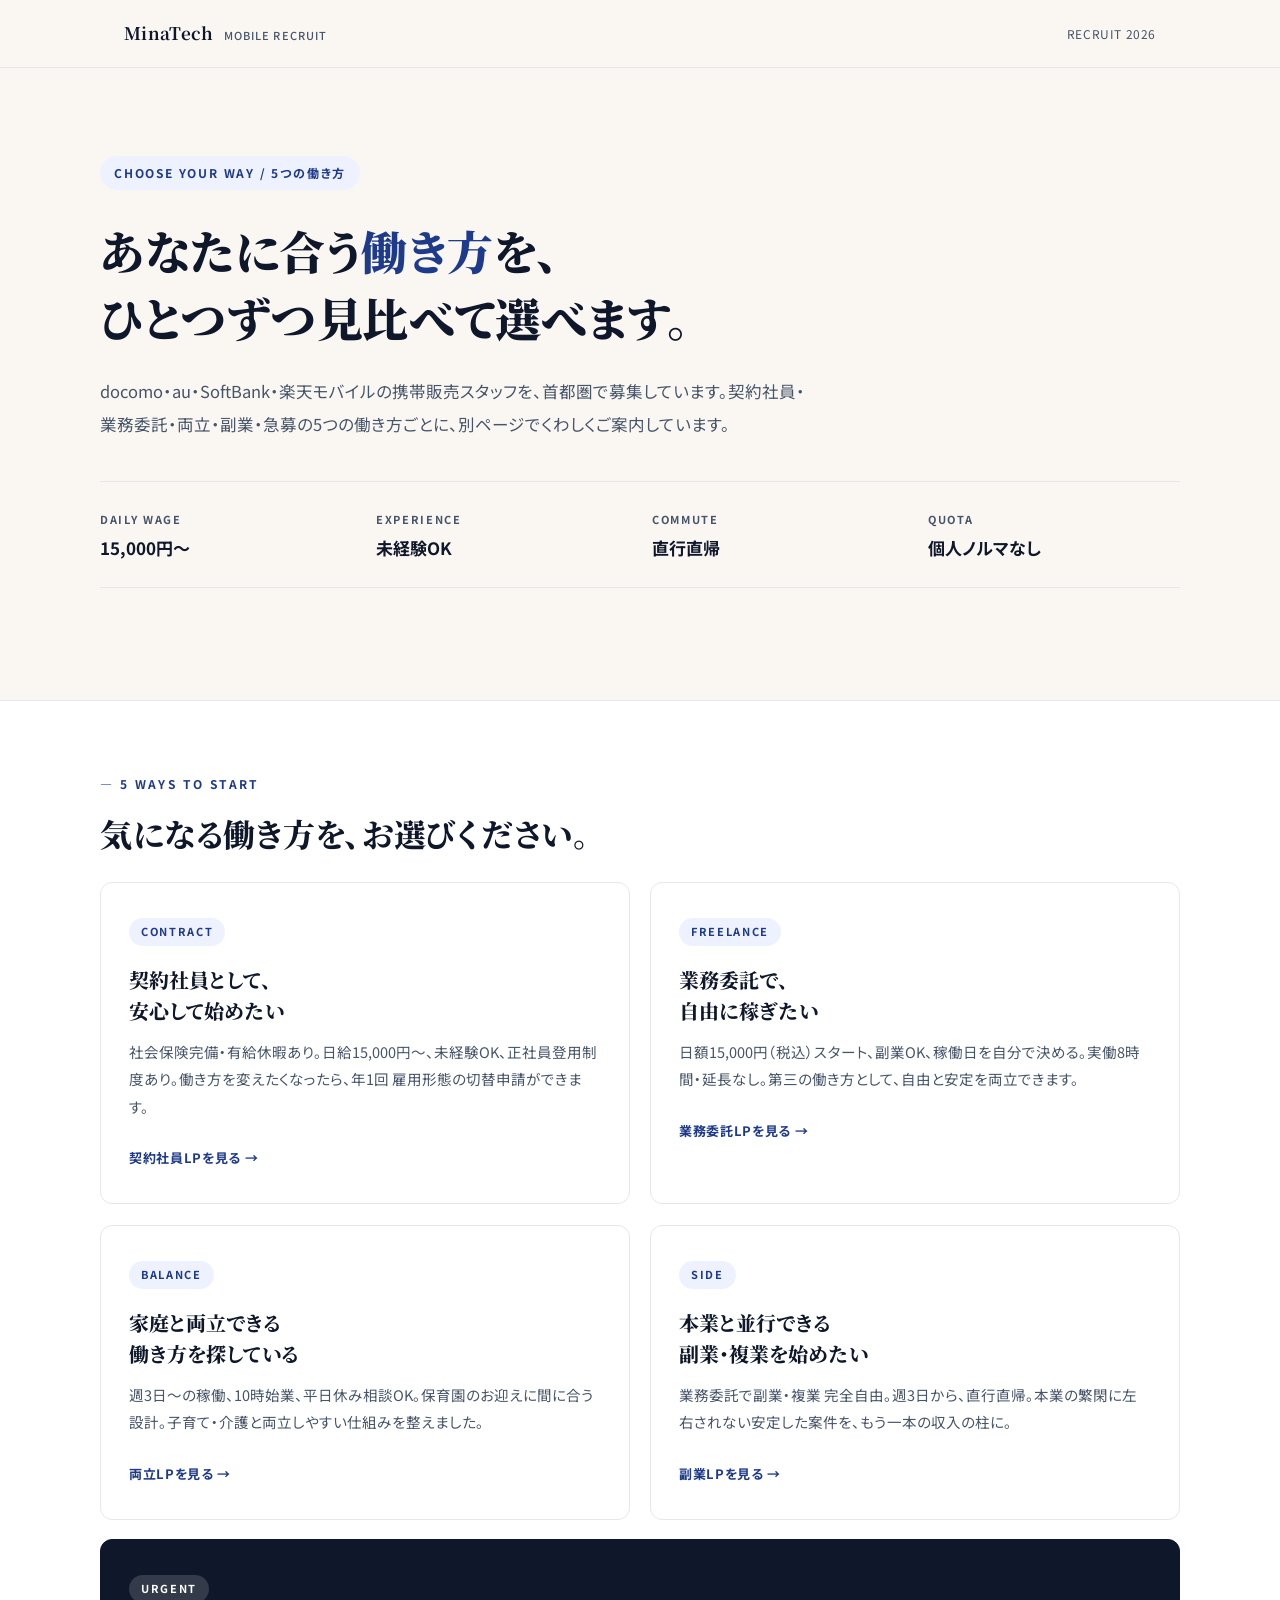
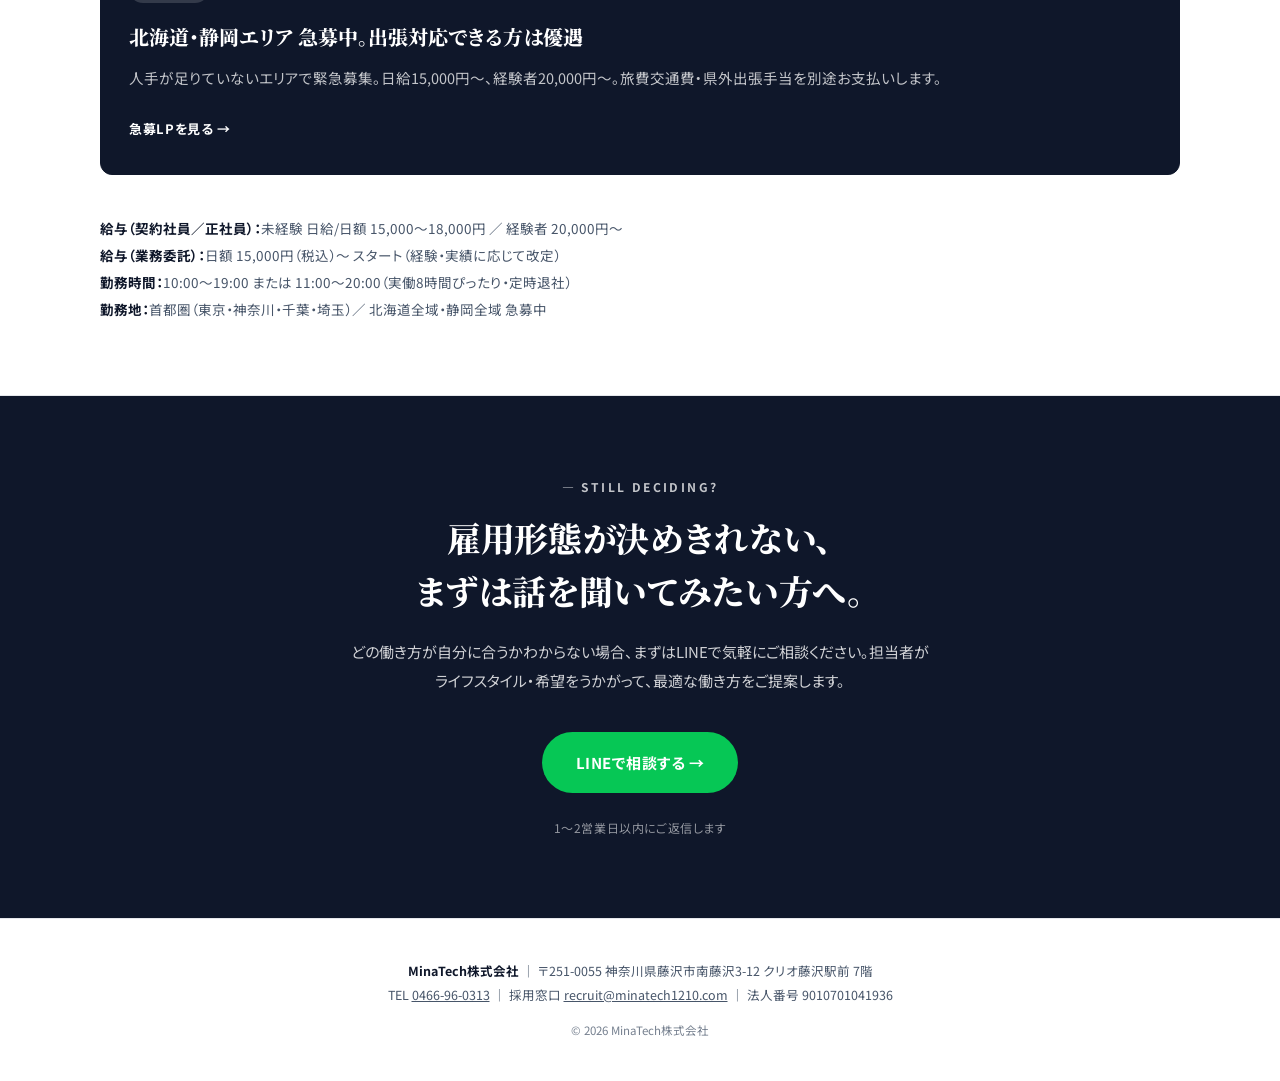
<file: index.html>
<!DOCTYPE html>
<html lang="ja">
<head>
<meta charset="UTF-8">
<meta name="viewport" content="width=device-width, initial-scale=1.0">
<title>携帯販売スタッフ・パートナー募集｜あなたに合う働き方を選べます</title>
<meta name="description" content="docomo / au / SoftBank / 楽天モバイルの携帯販売スタッフを首都圏で募集中。契約社員・業務委託・両立・副業・急募（北海道・静岡）の5つの働き方から、あなたに合うものをお選びください。">
<link rel="canonical" href="https://recruit-mobile.minatech1210.com/">
<meta property="og:title" content="携帯販売スタッフ・パートナー募集｜あなたに合う働き方を選べます">
<meta property="og:description" content="契約社員・業務委託・両立・副業・急募の5つの働き方から、あなたに合うものをお選びください。">
<meta property="og:type" content="website">
<meta property="og:url" content="https://recruit-mobile.minatech1210.com/">
<meta property="og:image" content="https://recruit-mobile.minatech1210.com/assets/ogp/hub.png">
<meta property="og:site_name" content="MinaTech MobileRecruit">
<meta property="og:locale" content="ja_JP">
<meta name="twitter:card" content="summary_large_image">
<meta name="robots" content="index,follow">
<link rel="preconnect" href="https://fonts.googleapis.com">
<link rel="preconnect" href="https://fonts.gstatic.com" crossorigin>
<link href="https://fonts.googleapis.com/css2?family=Noto+Sans+JP:wght@400;500;700;900&family=Noto+Serif+JP:wght@700;900&display=swap" rel="stylesheet">
<link rel="stylesheet" href="/assets/theme.css">
<style>
/* Hub固有: LPカードナビゲーション */
.hub-card {
  display: block;
  background: var(--color-bg-card);
  border: 1px solid var(--color-line);
  border-radius: 12px;
  padding: 32px 28px;
  text-decoration: none;
  color: inherit;
  transition: border-color 0.2s, transform 0.3s cubic-bezier(0.22, 1, 0.36, 1), box-shadow 0.3s ease;
}
.hub-card:hover {
  border-color: var(--color-ink);
  transform: translateY(-4px);
  box-shadow: 0 14px 28px rgba(15, 23, 42, 0.08);
}
.hub-card.urgent {
  grid-column: 1 / -1;
  background: var(--color-ink);
  color: white;
  border-color: var(--color-ink);
}
.hub-card.urgent:hover {
  background: #1e293b;
  border-color: #1e293b;
}
.hub-card-tag {
  display: inline-block;
  font-size: 11px; font-weight: 700;
  letter-spacing: 0.15em;
  padding: 4px 12px;
  border-radius: 100px;
  margin-bottom: 18px;
  background: var(--color-accent-soft);
  color: var(--color-accent);
}
.hub-card.urgent .hub-card-tag {
  background: rgba(255,255,255,0.15); color: white;
}
.hub-card h3 {
  font-family: 'Noto Serif JP', serif;
  font-size: 20px; font-weight: 800;
  line-height: 1.55;
  margin-bottom: 12px;
}
.hub-card p {
  font-size: 14.5px;
  color: var(--color-ink-soft);
  line-height: 1.9;
  margin-bottom: 22px;
}
.hub-card.urgent p { color: rgba(255,255,255,0.75); }
.hub-card-cta {
  font-size: 13px; font-weight: 700;
  color: var(--color-accent);
  letter-spacing: 0.05em;
}
.hub-card.urgent .hub-card-cta { color: white; }
.hub-cards {
  display: grid;
  grid-template-columns: repeat(2, 1fr);
  gap: 20px;
}
.hub-note {
  padding: 40px 0 0;
  font-size: 13.5px;
  color: var(--color-ink-soft);
  line-height: 2;
}
.hub-note strong { color: var(--color-ink); }
@media (max-width: 760px) {
  .hub-cards { grid-template-columns: 1fr; }
  .hub-card.urgent { grid-column: auto; }
}
</style>
</head>
<body data-lp="hub">

<header class="lp-header">
  <div class="lp-header-inner">
    <div class="lp-logo">MinaTech<span class="sub">MOBILE RECRUIT</span></div>
    <div style="font-size:12px;color:var(--color-ink-soft);letter-spacing:0.05em;">RECRUIT 2026</div>
  </div>
</header>

<section class="lp-hero">
  <div class="lp-hero-inner">
    <span class="lp-hero-tag" data-reveal>CHOOSE YOUR WAY / 5つの働き方</span>
    <h1 class="lp-hero-title" data-reveal>
      あなたに合う<span class="accent">働き方</span>を、<br>
      ひとつずつ見比べて選べます。
    </h1>
    <p class="lp-hero-sub" data-reveal>
      docomo・au・SoftBank・楽天モバイルの携帯販売スタッフを、首都圏で募集しています。契約社員・業務委託・両立・副業・急募の5つの働き方ごとに、別ページでくわしくご案内しています。
    </p>
    <div class="lp-hero-stats" data-reveal-stagger>
      <div><div class="lp-stat-label">DAILY WAGE</div><div class="lp-stat-val">15,000円〜</div></div>
      <div><div class="lp-stat-label">EXPERIENCE</div><div class="lp-stat-val">未経験OK</div></div>
      <div><div class="lp-stat-label">COMMUTE</div><div class="lp-stat-val">直行直帰</div></div>
      <div><div class="lp-stat-label">QUOTA</div><div class="lp-stat-val">個人ノルマなし</div></div>
    </div>
  </div>
</section>

<section class="lp-section alt">
  <div class="lp-section-inner">
    <div class="section-label" data-reveal>— 5 WAYS TO START</div>
    <h2 class="section-title" data-reveal>気になる働き方を、お選びください。</h2>
    <div class="hub-cards" data-reveal-stagger>

      <a href="/employee/" class="hub-card">
        <div class="hub-card-tag">CONTRACT</div>
        <h3>契約社員として、<br>安心して始めたい</h3>
        <p>社会保険完備・有給休暇あり。日給15,000円〜、未経験OK、正社員登用制度あり。働き方を変えたくなったら、年1回 雇用形態の切替申請ができます。</p>
        <span class="hub-card-cta">契約社員LPを見る →</span>
      </a>

      <a href="/partner/" class="hub-card">
        <div class="hub-card-tag">FREELANCE</div>
        <h3>業務委託で、<br>自由に稼ぎたい</h3>
        <p>日額15,000円（税込）スタート、副業OK、稼働日を自分で決める。実働8時間・延長なし。第三の働き方として、自由と安定を両立できます。</p>
        <span class="hub-card-cta">業務委託LPを見る →</span>
      </a>

      <a href="/balance/" class="hub-card">
        <div class="hub-card-tag">BALANCE</div>
        <h3>家庭と両立できる<br>働き方を探している</h3>
        <p>週3日〜の稼働、10時始業、平日休み相談OK。保育園のお迎えに間に合う設計。子育て・介護と両立しやすい仕組みを整えました。</p>
        <span class="hub-card-cta">両立LPを見る →</span>
      </a>

      <a href="/side/" class="hub-card">
        <div class="hub-card-tag">SIDE</div>
        <h3>本業と並行できる<br>副業・複業を始めたい</h3>
        <p>業務委託で副業・複業 完全自由。週3日から、直行直帰。本業の繁閑に左右されない安定した案件を、もう一本の収入の柱に。</p>
        <span class="hub-card-cta">副業LPを見る →</span>
      </a>

      <a href="/urgent/" class="hub-card urgent">
        <div class="hub-card-tag">URGENT</div>
        <h3>北海道・静岡エリア 急募中。出張対応できる方は優遇</h3>
        <p>人手が足りていないエリアで緊急募集。日給15,000円〜、経験者20,000円〜。旅費交通費・県外出張手当を別途お支払いします。</p>
        <span class="hub-card-cta">急募LPを見る →</span>
      </a>

    </div>

    <div class="hub-note" data-reveal>
      <strong>給与（契約社員／正社員）：</strong>未経験 日給/日額 15,000〜18,000円 ／ 経験者 20,000円〜<br>
      <strong>給与（業務委託）：</strong>日額 15,000円（税込）〜 スタート（経験・実績に応じて改定）<br>
      <strong>勤務時間：</strong>10:00〜19:00 または 11:00〜20:00（実働8時間ぴったり・定時退社）<br>
      <strong>勤務地：</strong>首都圏（東京・神奈川・千葉・埼玉）／ 北海道全域・静岡全域 急募中
    </div>
  </div>
</section>

<section class="apply-section">
  <div class="apply-inner">
    <div class="section-label" data-reveal>— STILL DECIDING?</div>
    <h2 data-reveal>雇用形態が決めきれない、<br>まずは話を聞いてみたい方へ。</h2>
    <p data-reveal>どの働き方が自分に合うかわからない場合、まずはLINEで気軽にご相談ください。担当者がライフスタイル・希望をうかがって、最適な働き方をご提案します。</p>
    <div class="apply-btns" data-reveal>
      <a href="#" class="btn btn-line" data-action="line">LINEで相談する →</a>
    </div>
    <div class="apply-note">1〜2営業日以内にご返信します</div>
  </div>
</section>

<footer class="lp-footer">
  <div class="container">
    <div class="lp-footer-company">
      <strong>MinaTech株式会社</strong> ｜ 〒251-0055 神奈川県藤沢市南藤沢3-12 クリオ藤沢駅前 7階<br>
      TEL <a href="tel:0466960313">0466-96-0313</a> ｜ 採用窓口 <a href="mailto:recruit@minatech1210.com">recruit@minatech1210.com</a> ｜ 法人番号 9010701041936
    </div>
    <div class="lp-footer-copy">© 2026 MinaTech株式会社</div>
  </div>
</footer>

<script defer src="/assets/config.js"></script>
<script defer src="/assets/recruit-common.js"></script>

</body>
</html>
</file>
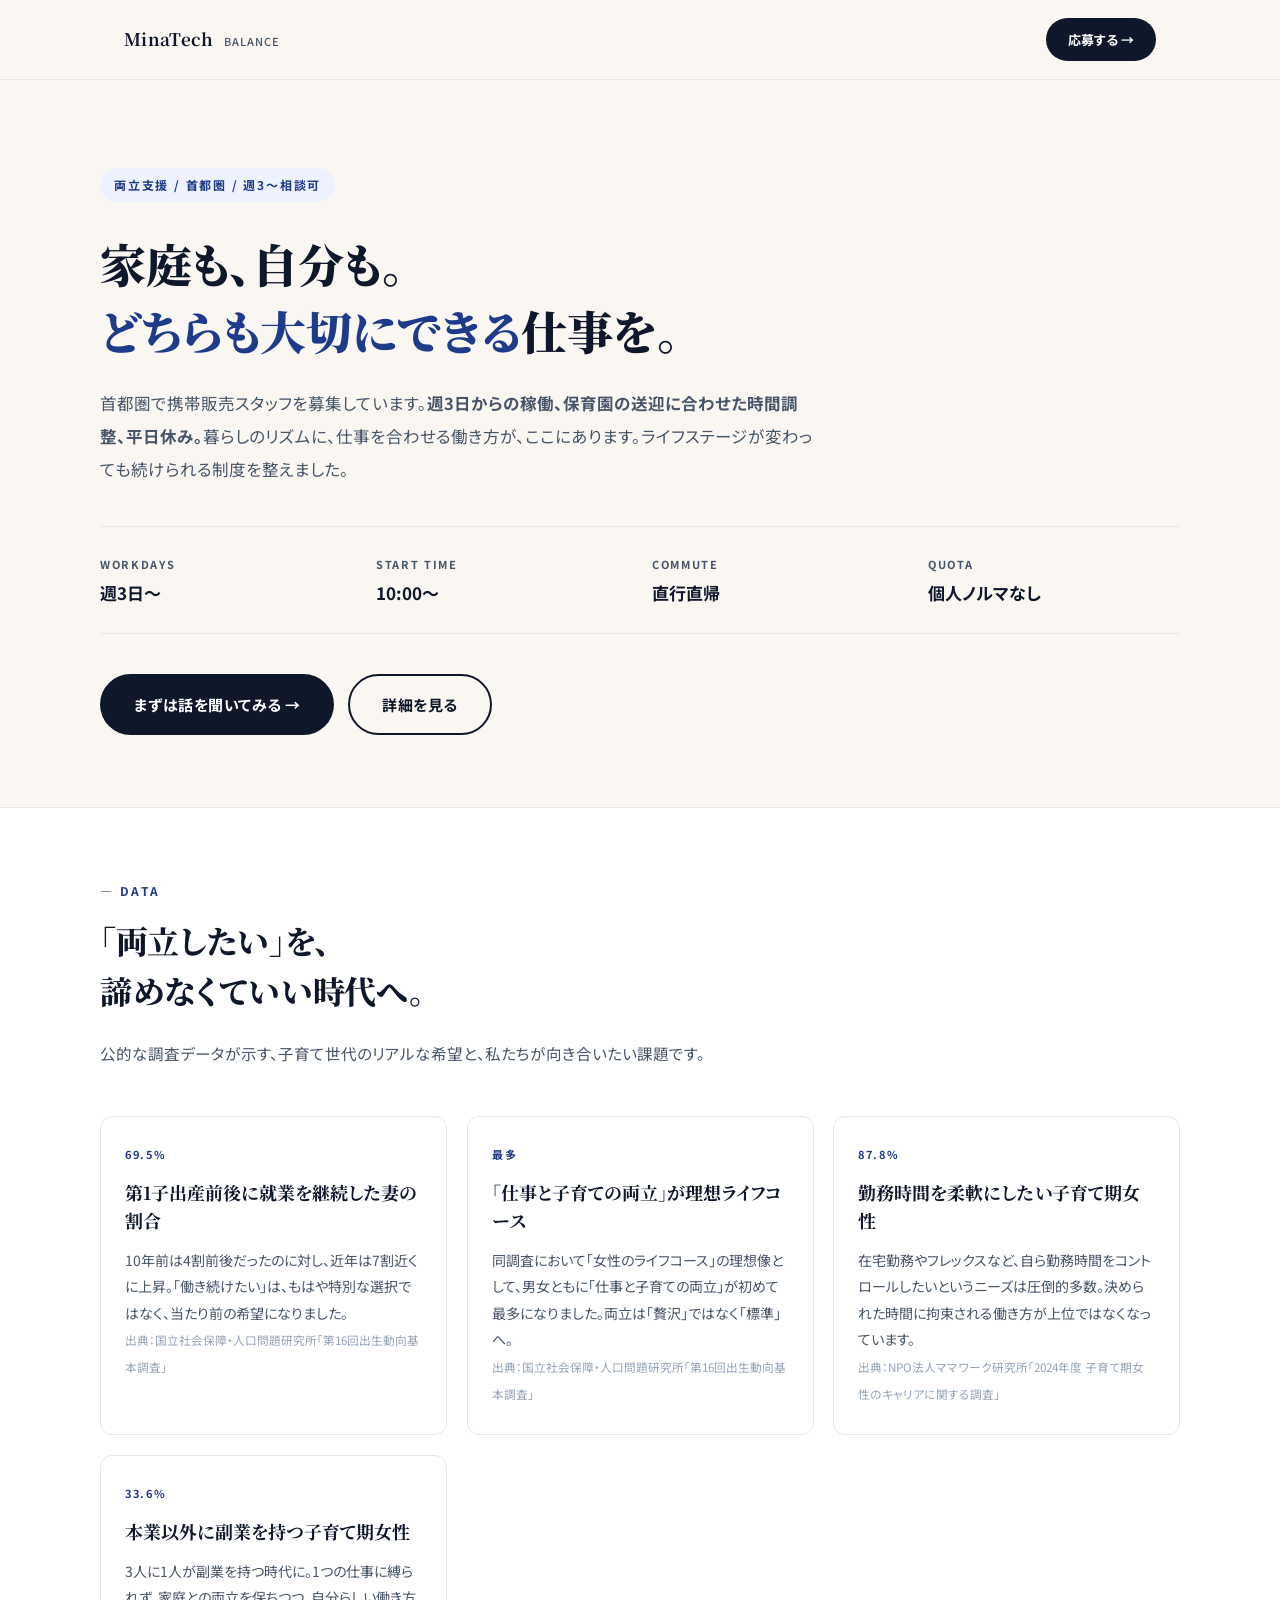
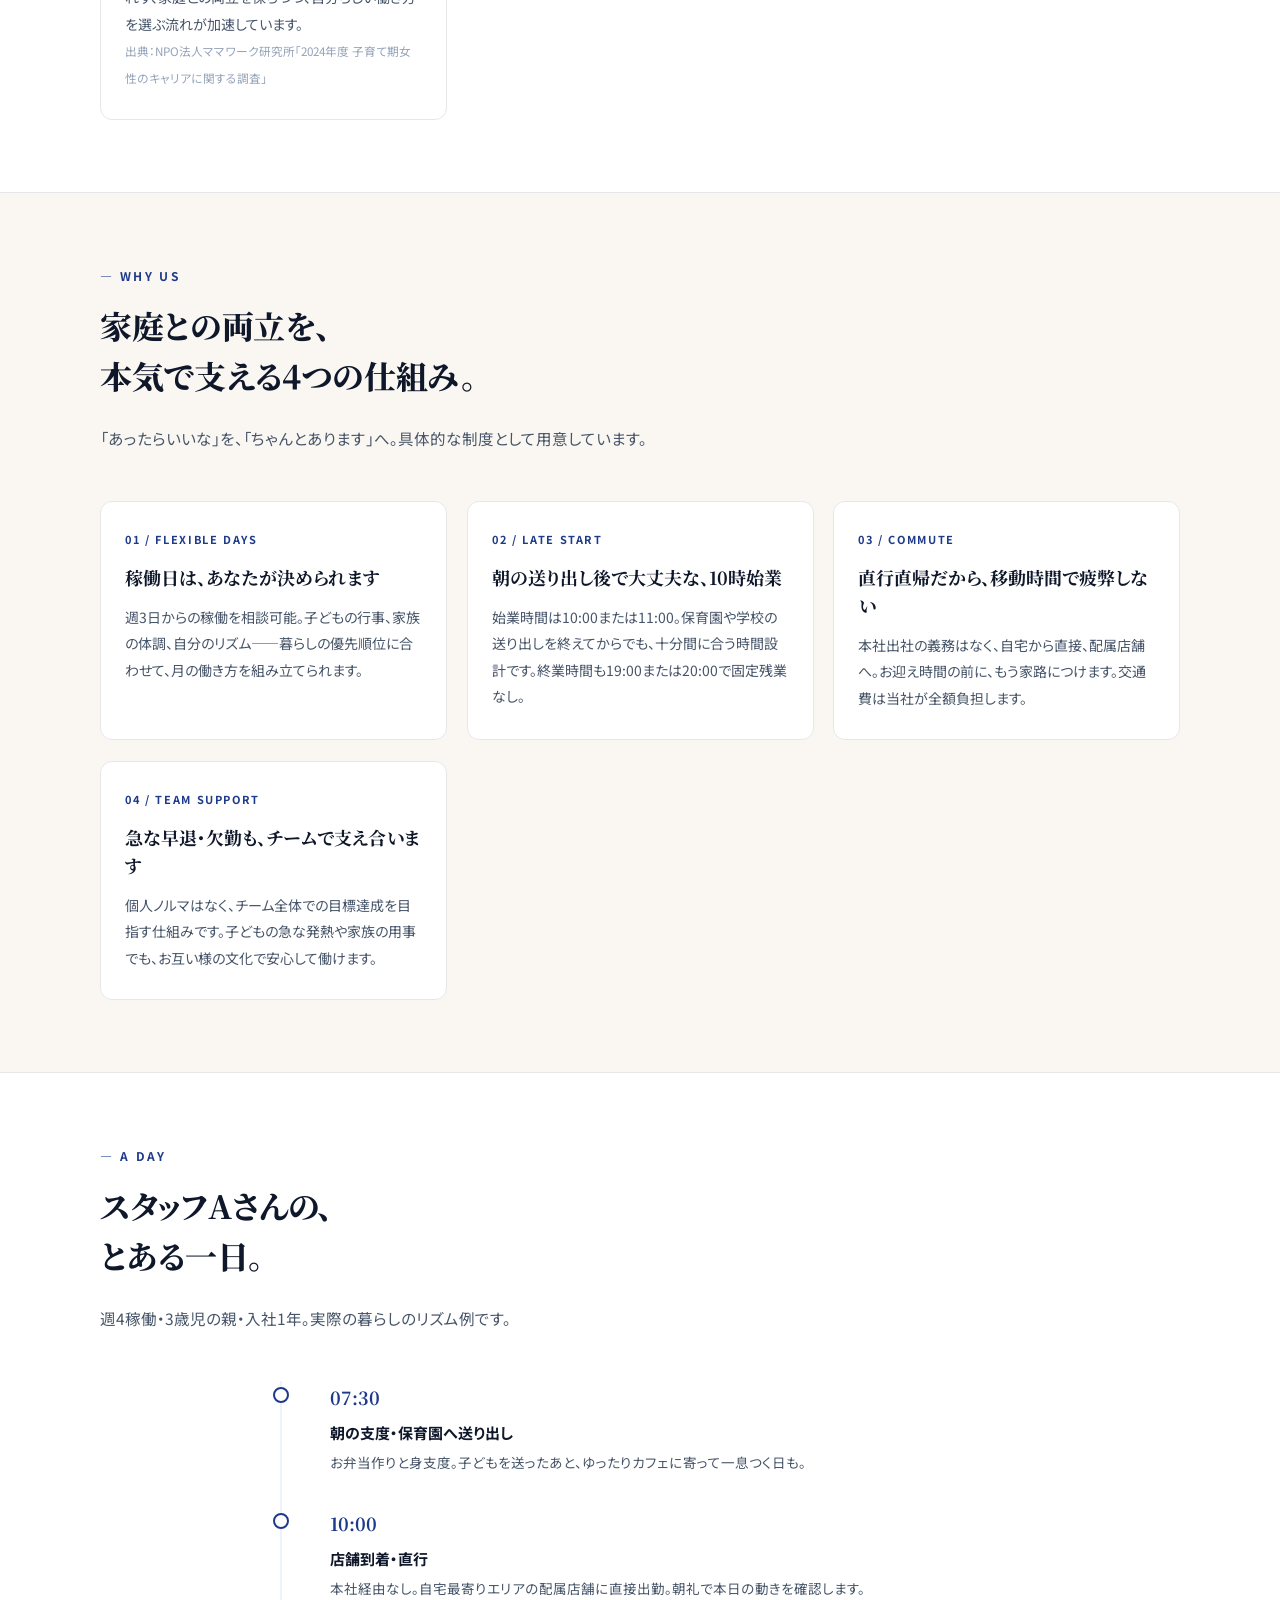
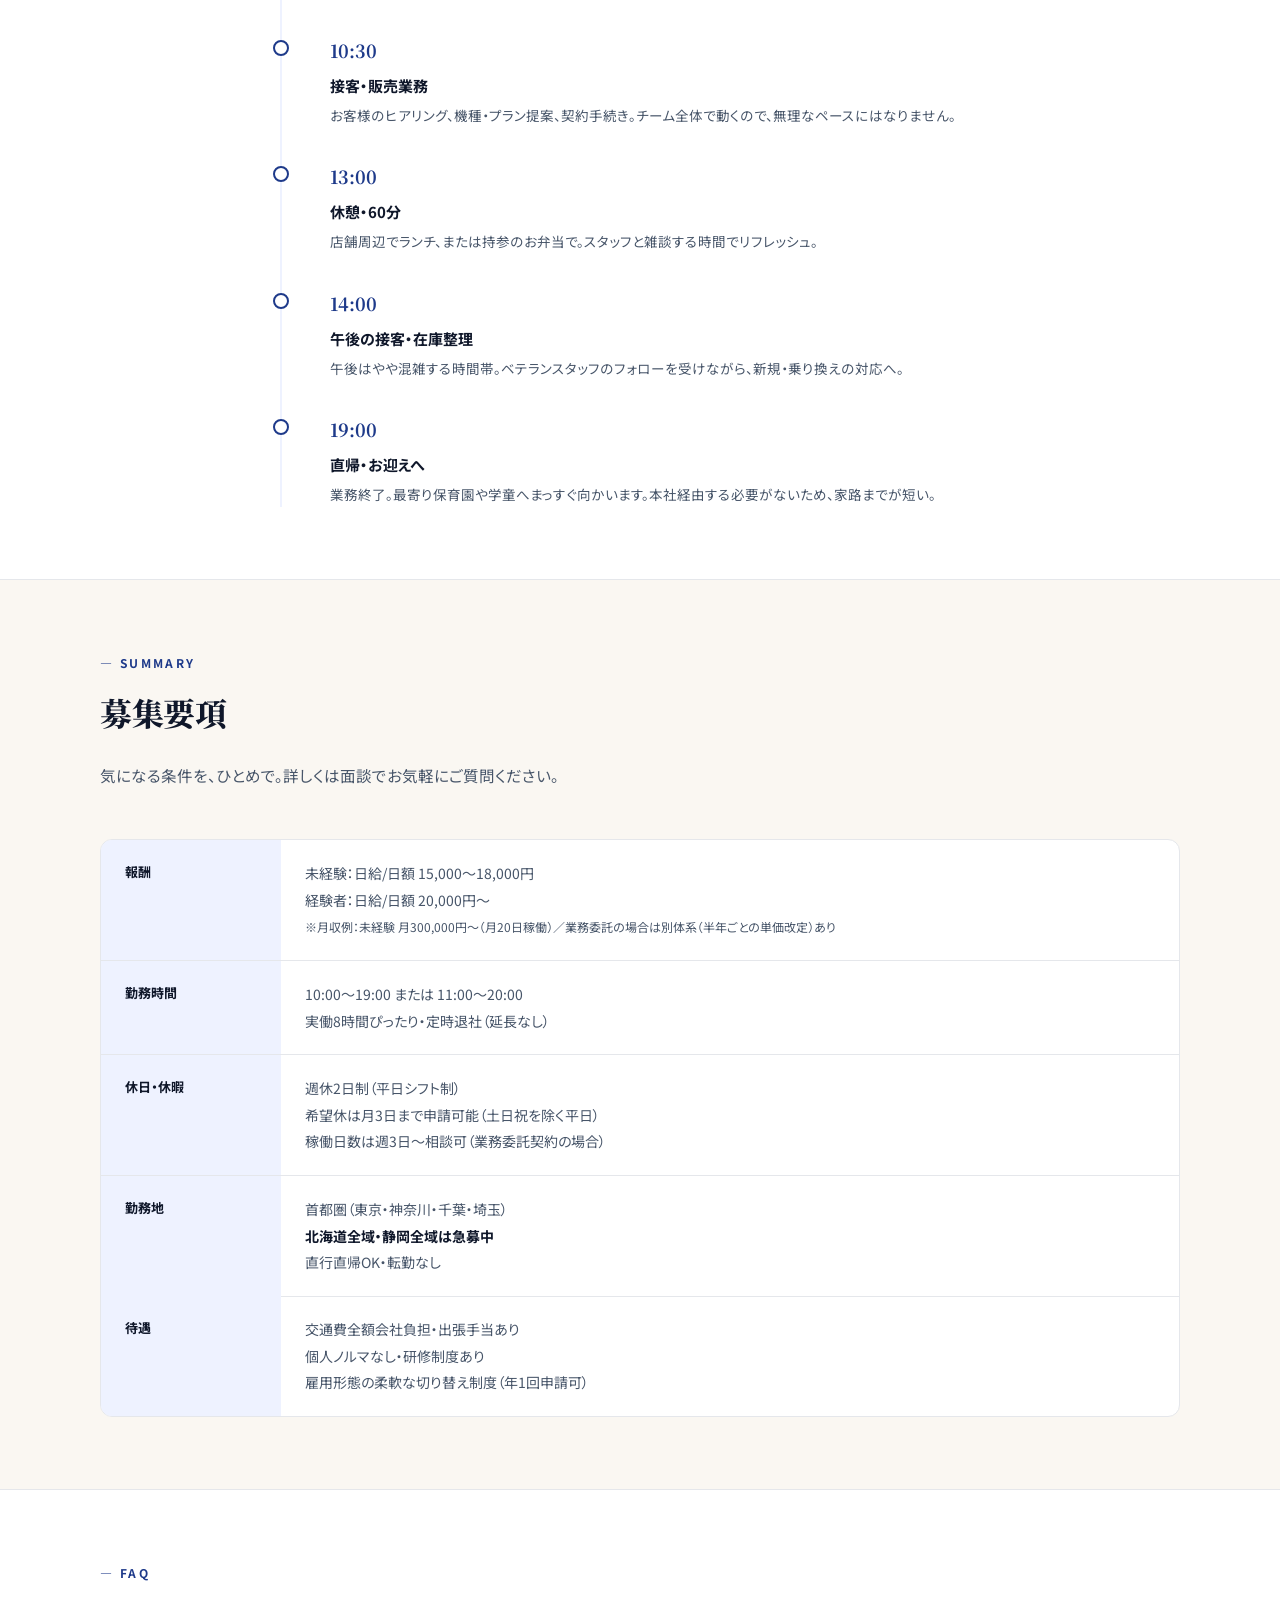
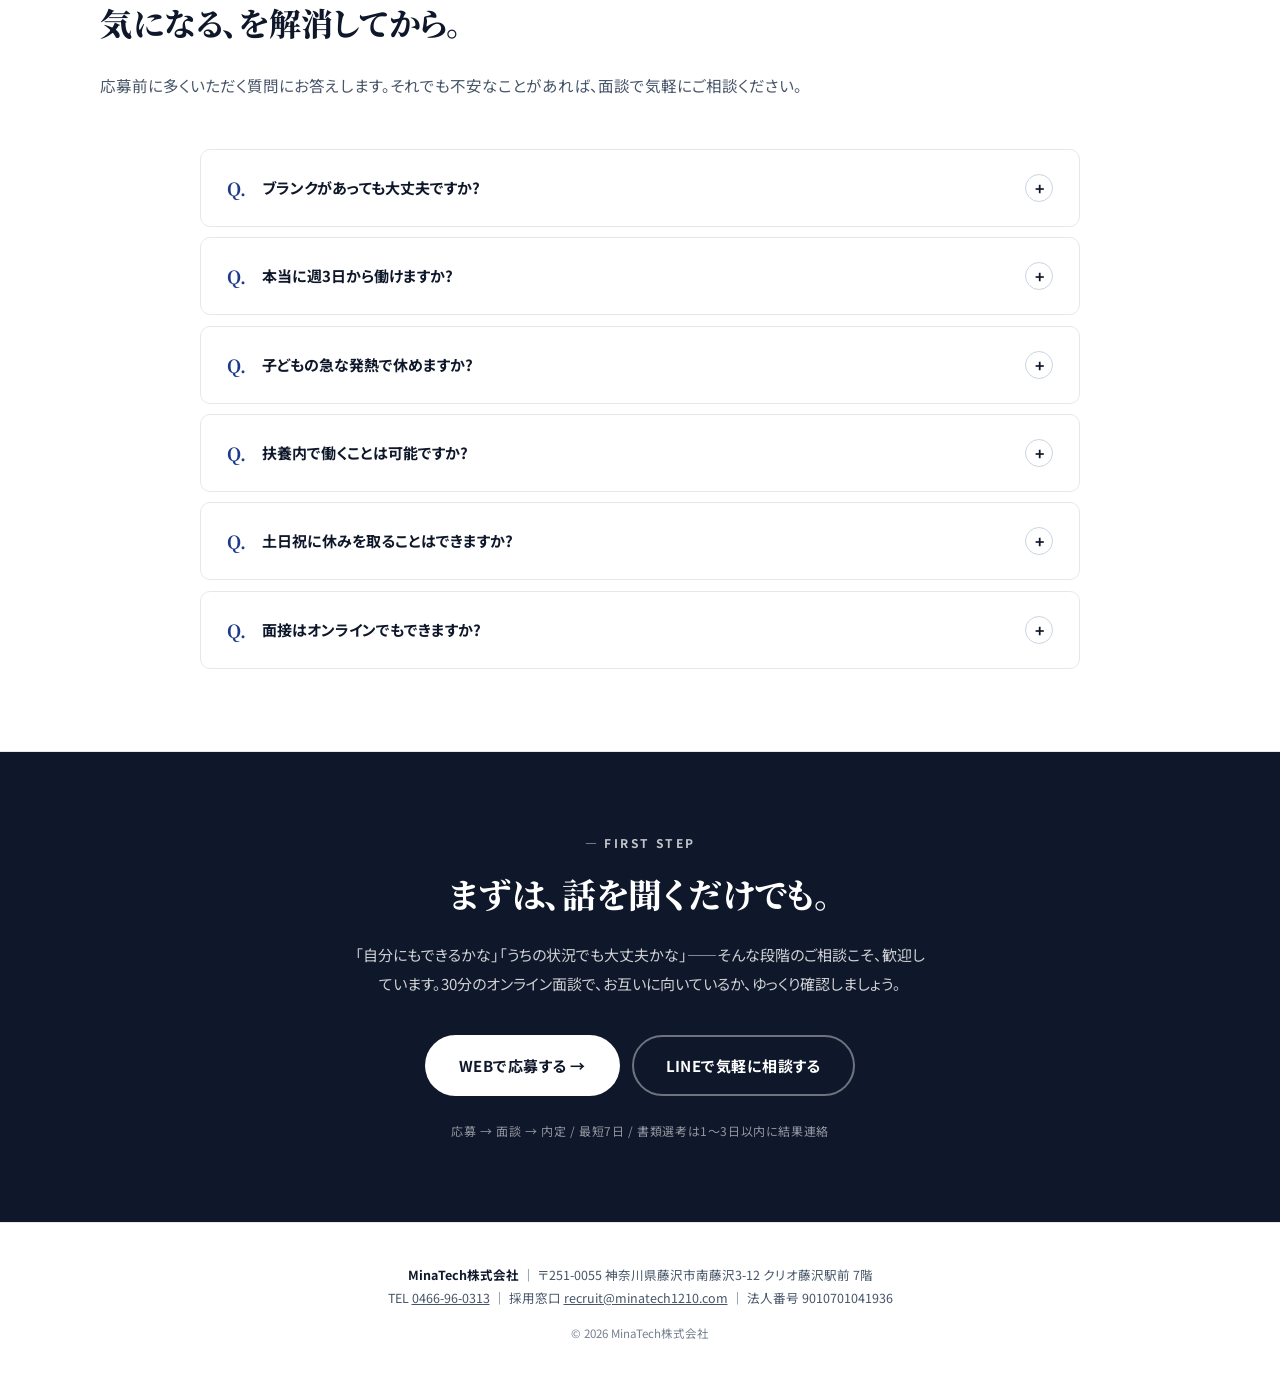
<file: balance/index.html>
<!DOCTYPE html>
<html lang="ja">
<head>
<meta charset="UTF-8">
<meta name="viewport" content="width=device-width, initial-scale=1.0">
<title>子育て・家庭と両立できる携帯販売スタッフ募集｜首都圏｜週3〜OK・平日休み</title>
<meta name="description" content="家庭と仕事の両立を大切にしたい方へ。週3日からの稼働、平日休み、保育園の送迎時間に合わせたシフトなど、ライフスタイルに合わせた働き方ができる携帯販売の仕事です。首都圏で募集中。">
<link rel="canonical" href="https://recruit-mobile.minatech1210.com/balance/">
<meta property="og:title" content="子育て・家庭と両立できる携帯販売スタッフ募集｜首都圏｜週3〜OK・平日休み">
<meta property="og:description" content="家庭と仕事の両立を大切にしたい方へ。週3日からの稼働、平日休み、保育園の送迎時間に合わせたシフトなど、ライフスタイルに合わせた働き方ができる携帯販売の仕事です。">
<meta property="og:type" content="website">
<meta property="og:url" content="https://recruit-mobile.minatech1210.com/balance/">
<meta property="og:image" content="https://recruit-mobile.minatech1210.com/assets/ogp/balance.png">
<meta property="og:site_name" content="MinaTech MobileRecruit">
<meta property="og:locale" content="ja_JP">
<meta name="twitter:card" content="summary_large_image">
<meta name="robots" content="index,follow">
<script type="application/ld+json">
{"@context":"https://schema.org/","@type":"JobPosting","title":"携帯販売スタッフ（両立しやすい働き方）","description":"家庭と仕事の両立を大切にしたい方へ。週3日〜の稼働、平日休み、保育園の送迎に合わせたシフト調整など、ライフスタイルに合わせた働き方ができる携帯販売の仕事です。","employmentType":["CONTRACTOR","PART_TIME"],"datePosted":"2026-05-23","validThrough":"2026-11-30T23:59:59+09:00","hiringOrganization":{"@type":"Organization","name":"MinaTech株式会社","identifier":{"@type":"PropertyValue","name":"法人番号","value":"9010701041936"},"telephone":"+81-466-96-0313","address":{"@type":"PostalAddress","postalCode":"251-0055","addressCountry":"JP","addressRegion":"神奈川県","addressLocality":"藤沢市","streetAddress":"南藤沢3-12 クリオ藤沢駅前 7階"}},"jobLocation":{"@type":"Place","address":{"@type":"PostalAddress","addressCountry":"JP","addressRegion":"東京都"}},"baseSalary":{"@type":"MonetaryAmount","currency":"JPY","value":{"@type":"QuantitativeValue","minValue":15000,"maxValue":20000,"unitText":"DAY"}}}
</script>
<link rel="preconnect" href="https://fonts.googleapis.com">
<link rel="preconnect" href="https://fonts.gstatic.com" crossorigin>
<link href="https://fonts.googleapis.com/css2?family=Noto+Sans+JP:wght@400;500;700;900&family=Noto+Serif+JP:wght@700;900&display=swap" rel="stylesheet">
<link rel="stylesheet" href="/assets/theme.css">
</head>
<body data-lp="balance">

<header class="lp-header">
  <div class="lp-header-inner">
    <div class="lp-logo">MinaTech<span class="sub">BALANCE</span></div>
    <a href="#apply" class="lp-header-cta">応募する →</a>
  </div>
</header>

<section class="lp-hero">
  <div class="lp-hero-inner">
    <span class="lp-hero-tag" data-reveal>両立支援 / 首都圏 / 週3〜相談可</span>
    <h1 class="lp-hero-title" data-reveal>
      家庭も、自分も。<br>
      <span class="accent">どちらも大切にできる</span>仕事を。
    </h1>
    <p class="lp-hero-sub" data-reveal>
      首都圏で携帯販売スタッフを募集しています。<strong>週3日からの稼働、保育園の送迎に合わせた時間調整、平日休み。</strong>暮らしのリズムに、仕事を合わせる働き方が、ここにあります。ライフステージが変わっても続けられる制度を整えました。
    </p>
    <div class="lp-hero-stats" data-reveal-stagger>
      <div><div class="lp-stat-label">WORKDAYS</div><div class="lp-stat-val">週3日〜</div></div>
      <div><div class="lp-stat-label">START TIME</div><div class="lp-stat-val">10:00〜</div></div>
      <div><div class="lp-stat-label">COMMUTE</div><div class="lp-stat-val">直行直帰</div></div>
      <div><div class="lp-stat-label">QUOTA</div><div class="lp-stat-val">個人ノルマなし</div></div>
    </div>
    <div class="lp-cta-group" data-reveal>
      <a href="#" class="btn btn-primary" data-action="apply">まずは話を聞いてみる →</a>
      <a href="#apply" class="btn btn-outline">詳細を見る</a>
    </div>
  </div>
</section>

<section class="lp-section alt">
  <div class="lp-section-inner">
    <div class="section-label" data-reveal>— DATA</div>
    <h2 class="section-title" data-reveal>「両立したい」を、<br>諦めなくていい時代へ。</h2>
    <p class="section-sub" data-reveal>公的な調査データが示す、子育て世代のリアルな希望と、私たちが向き合いたい課題です。</p>
    <div class="reason-grid" data-reveal-stagger>
      <div class="reason-card">
        <div class="reason-num">69.5%</div>
        <h3>第1子出産前後に就業を継続した妻の割合</h3>
        <p>10年前は4割前後だったのに対し、近年は7割近くに上昇。「働き続けたい」は、もはや特別な選択ではなく、当たり前の希望になりました。<br><small style="color:var(--color-ink-mute);">出典：国立社会保障・人口問題研究所「第16回出生動向基本調査」</small></p>
      </div>
      <div class="reason-card">
        <div class="reason-num">最多</div>
        <h3>「仕事と子育ての両立」が理想ライフコース</h3>
        <p>同調査において「女性のライフコース」の理想像として、男女ともに「仕事と子育ての両立」が初めて最多になりました。両立は「贅沢」ではなく「標準」へ。<br><small style="color:var(--color-ink-mute);">出典：国立社会保障・人口問題研究所「第16回出生動向基本調査」</small></p>
      </div>
      <div class="reason-card">
        <div class="reason-num">87.8%</div>
        <h3>勤務時間を柔軟にしたい子育て期女性</h3>
        <p>在宅勤務やフレックスなど、自ら勤務時間をコントロールしたいというニーズは圧倒的多数。決められた時間に拘束される働き方が上位ではなくなっています。<br><small style="color:var(--color-ink-mute);">出典：NPO法人ママワーク研究所「2024年度 子育て期女性のキャリアに関する調査」</small></p>
      </div>
      <div class="reason-card">
        <div class="reason-num">33.6%</div>
        <h3>本業以外に副業を持つ子育て期女性</h3>
        <p>3人に1人が副業を持つ時代に。1つの仕事に縛られず、家庭との両立を保ちつつ、自分らしい働き方を選ぶ流れが加速しています。<br><small style="color:var(--color-ink-mute);">出典：NPO法人ママワーク研究所「2024年度 子育て期女性のキャリアに関する調査」</small></p>
      </div>
    </div>
  </div>
</section>

<section class="lp-section">
  <div class="lp-section-inner">
    <div class="section-label" data-reveal>— WHY US</div>
    <h2 class="section-title" data-reveal>家庭との両立を、<br>本気で支える4つの仕組み。</h2>
    <p class="section-sub" data-reveal>「あったらいいな」を、「ちゃんとあります」へ。具体的な制度として用意しています。</p>
    <div class="reason-grid" data-reveal-stagger>
      <div class="reason-card">
        <div class="reason-num">01 / FLEXIBLE DAYS</div>
        <h3>稼働日は、あなたが決められます</h3>
        <p>週3日からの稼働を相談可能。子どもの行事、家族の体調、自分のリズム——暮らしの優先順位に合わせて、月の働き方を組み立てられます。</p>
      </div>
      <div class="reason-card">
        <div class="reason-num">02 / LATE START</div>
        <h3>朝の送り出し後で大丈夫な、10時始業</h3>
        <p>始業時間は10:00または11:00。保育園や学校の送り出しを終えてからでも、十分間に合う時間設計です。終業時間も19:00または20:00で固定残業なし。</p>
      </div>
      <div class="reason-card">
        <div class="reason-num">03 / COMMUTE</div>
        <h3>直行直帰だから、移動時間で疲弊しない</h3>
        <p>本社出社の義務はなく、自宅から直接、配属店舗へ。お迎え時間の前に、もう家路につけます。交通費は当社が全額負担します。</p>
      </div>
      <div class="reason-card">
        <div class="reason-num">04 / TEAM SUPPORT</div>
        <h3>急な早退・欠勤も、チームで支え合います</h3>
        <p>個人ノルマはなく、チーム全体での目標達成を目指す仕組みです。子どもの急な発熱や家族の用事でも、お互い様の文化で安心して働けます。</p>
      </div>
    </div>
  </div>
</section>

<section class="lp-section alt">
  <div class="lp-section-inner">
    <div class="section-label" data-reveal>— A DAY</div>
    <h2 class="section-title" data-reveal>スタッフAさんの、<br>とある一日。</h2>
    <p class="section-sub" data-reveal>週4稼働・3歳児の親・入社1年。実際の暮らしのリズム例です。</p>
    <div class="timeline" data-reveal-stagger>
      <div class="timeline-item">
        <div class="timeline-time">07:30</div>
        <div class="timeline-title">朝の支度・保育園へ送り出し</div>
        <div class="timeline-desc">お弁当作りと身支度。子どもを送ったあと、ゆったりカフェに寄って一息つく日も。</div>
      </div>
      <div class="timeline-item">
        <div class="timeline-time">10:00</div>
        <div class="timeline-title">店舗到着・直行</div>
        <div class="timeline-desc">本社経由なし。自宅最寄りエリアの配属店舗に直接出勤。朝礼で本日の動きを確認します。</div>
      </div>
      <div class="timeline-item">
        <div class="timeline-time">10:30</div>
        <div class="timeline-title">接客・販売業務</div>
        <div class="timeline-desc">お客様のヒアリング、機種・プラン提案、契約手続き。チーム全体で動くので、無理なペースにはなりません。</div>
      </div>
      <div class="timeline-item">
        <div class="timeline-time">13:00</div>
        <div class="timeline-title">休憩・60分</div>
        <div class="timeline-desc">店舗周辺でランチ、または持参のお弁当で。スタッフと雑談する時間でリフレッシュ。</div>
      </div>
      <div class="timeline-item">
        <div class="timeline-time">14:00</div>
        <div class="timeline-title">午後の接客・在庫整理</div>
        <div class="timeline-desc">午後はやや混雑する時間帯。ベテランスタッフのフォローを受けながら、新規・乗り換えの対応へ。</div>
      </div>
      <div class="timeline-item">
        <div class="timeline-time">19:00</div>
        <div class="timeline-title">直帰・お迎えへ</div>
        <div class="timeline-desc">業務終了。最寄り保育園や学童へまっすぐ向かいます。本社経由する必要がないため、家路までが短い。</div>
      </div>
    </div>
  </div>
</section>

<section class="lp-section">
  <div class="lp-section-inner">
    <div class="section-label" data-reveal>— SUMMARY</div>
    <h2 class="section-title" data-reveal>募集要項</h2>
    <p class="section-sub" data-reveal>気になる条件を、ひとめで。詳しくは面談でお気軽にご質問ください。</p>
    <div class="data-table" data-reveal-stagger>
      <div class="data-row"><div class="data-key">報酬</div><div class="data-val">未経験：日給/日額 15,000〜18,000円<br>経験者：日給/日額 20,000円〜<br><small>※月収例：未経験 月300,000円〜（月20日稼働）／業務委託の場合は別体系（半年ごとの単価改定）あり</small></div></div>
      <div class="data-row"><div class="data-key">勤務時間</div><div class="data-val">10:00〜19:00 または 11:00〜20:00<br>実働8時間ぴったり・定時退社（延長なし）</div></div>
      <div class="data-row"><div class="data-key">休日・休暇</div><div class="data-val">週休2日制（平日シフト制）<br>希望休は月3日まで申請可能（土日祝を除く平日）<br>稼働日数は週3日〜相談可（業務委託契約の場合）</div></div>
      <div class="data-row"><div class="data-key">勤務地</div><div class="data-val">首都圏（東京・神奈川・千葉・埼玉）<br><strong>北海道全域・静岡全域は急募中</strong><br>直行直帰OK・転勤なし</div></div>
      <div class="data-row"><div class="data-key">待遇</div><div class="data-val">交通費全額会社負担・出張手当あり<br>個人ノルマなし・研修制度あり<br>雇用形態の柔軟な切り替え制度（年1回申請可）</div></div>
    </div>
  </div>
</section>

<section class="lp-section alt">
  <div class="lp-section-inner">
    <div class="section-label" data-reveal>— FAQ</div>
    <h2 class="section-title" data-reveal>気になる、を解消してから。</h2>
    <p class="section-sub" data-reveal>応募前に多くいただく質問にお答えします。それでも不安なことがあれば、面談で気軽にご相談ください。</p>
    <div class="faq-list" data-reveal-stagger>
      <div class="faq-item">
        <div class="faq-q"><span class="faq-q-text">ブランクがあっても大丈夫ですか?</span><span class="faq-toggle">+</span></div>
        <div class="faq-a"><div class="faq-a-inner">はい、ブランクがある方も歓迎しています。商品知識・接客フロー・実機操作まで、研修期間を通じて段階的に学べる仕組みです。OJT担当が必ず付くので、初日から放置されることはありません。</div></div>
      </div>
      <div class="faq-item">
        <div class="faq-q"><span class="faq-q-text">本当に週3日から働けますか?</span><span class="faq-toggle">+</span></div>
        <div class="faq-a"><div class="faq-a-inner">業務委託契約であれば、週3日からの稼働を相談可能です。契約社員の場合は週4〜5日が基本ですが、短時間勤務は応相談です。面接時にライフスタイルを伺った上で、無理のない働き方を一緒に決めます。</div></div>
      </div>
      <div class="faq-item">
        <div class="faq-q"><span class="faq-q-text">子どもの急な発熱で休めますか?</span><span class="faq-toggle">+</span></div>
        <div class="faq-a"><div class="faq-a-inner">はい、当然対応できます。チーム全体でシフトを組んでいるため、急な早退・欠勤もお互いさまでカバーします。同じ立場のスタッフが多く在籍しており、子育て世代の事情への理解が深い職場です。</div></div>
      </div>
      <div class="faq-item">
        <div class="faq-q"><span class="faq-q-text">扶養内で働くことは可能ですか?</span><span class="faq-toggle">+</span></div>
        <div class="faq-a"><div class="faq-a-inner">業務委託契約の場合、稼働日数を調整することで扶養内に収まる働き方も可能です。ただし社会保険や税金の取り扱いは個人の状況により異なるため、契約前に税理士の無料相談会で個別シミュレーションをご案内しています。</div></div>
      </div>
      <div class="faq-item">
        <div class="faq-q"><span class="faq-q-text">土日祝に休みを取ることはできますか?</span><span class="faq-toggle">+</span></div>
        <div class="faq-a"><div class="faq-a-inner">配属店舗にもよりますが、平日中心の勤務はご相談可能です。「平日休み・土日稼働」が基本となりますが、月数回の土日休みは案件によって調整できます。家族の予定に合わせたシフト相談も歓迎です。</div></div>
      </div>
      <div class="faq-item">
        <div class="faq-q"><span class="faq-q-text">面接はオンラインでもできますか?</span><span class="faq-toggle">+</span></div>
        <div class="faq-a"><div class="faq-a-inner">はい、オンライン面談に対応しています。移動時間を確保しにくい方も、ご自宅から30分ほどでお話できます。日程は平日昼間・夜間どちらも調整可能です。</div></div>
      </div>
    </div>
  </div>
</section>

<section class="apply-section" id="apply">
  <div class="apply-inner">
    <div class="section-label" data-reveal>— FIRST STEP</div>
    <h2 data-reveal>まずは、話を聞くだけでも。</h2>
    <p data-reveal>「自分にもできるかな」「うちの状況でも大丈夫かな」——そんな段階のご相談こそ、歓迎しています。30分のオンライン面談で、お互いに向いているか、ゆっくり確認しましょう。</p>
    <div class="apply-btns" data-reveal>
      <a href="#" class="btn btn-primary" data-action="apply">WEBで応募する →</a>
      <a href="#" class="btn btn-outline" data-action="line">LINEで気軽に相談する</a>
    </div>
    <div class="apply-note">応募 → 面談 → 内定 / 最短7日 / 書類選考は1〜3日以内に結果連絡</div>
  </div>
</section>

<footer class="lp-footer">
  <div class="container">
    <div class="lp-footer-company">
      <strong>MinaTech株式会社</strong> ｜ 〒251-0055 神奈川県藤沢市南藤沢3-12 クリオ藤沢駅前 7階<br>
      TEL <a href="tel:0466960313">0466-96-0313</a> ｜ 採用窓口 <a href="mailto:recruit@minatech1210.com">recruit@minatech1210.com</a> ｜ 法人番号 9010701041936
    </div>
    <div class="lp-footer-copy">© 2026 MinaTech株式会社</div>
  </div>
</footer>

<script defer src="/assets/config.js"></script>
<script defer src="/assets/recruit-common.js"></script>

</body>
</html>
</file>
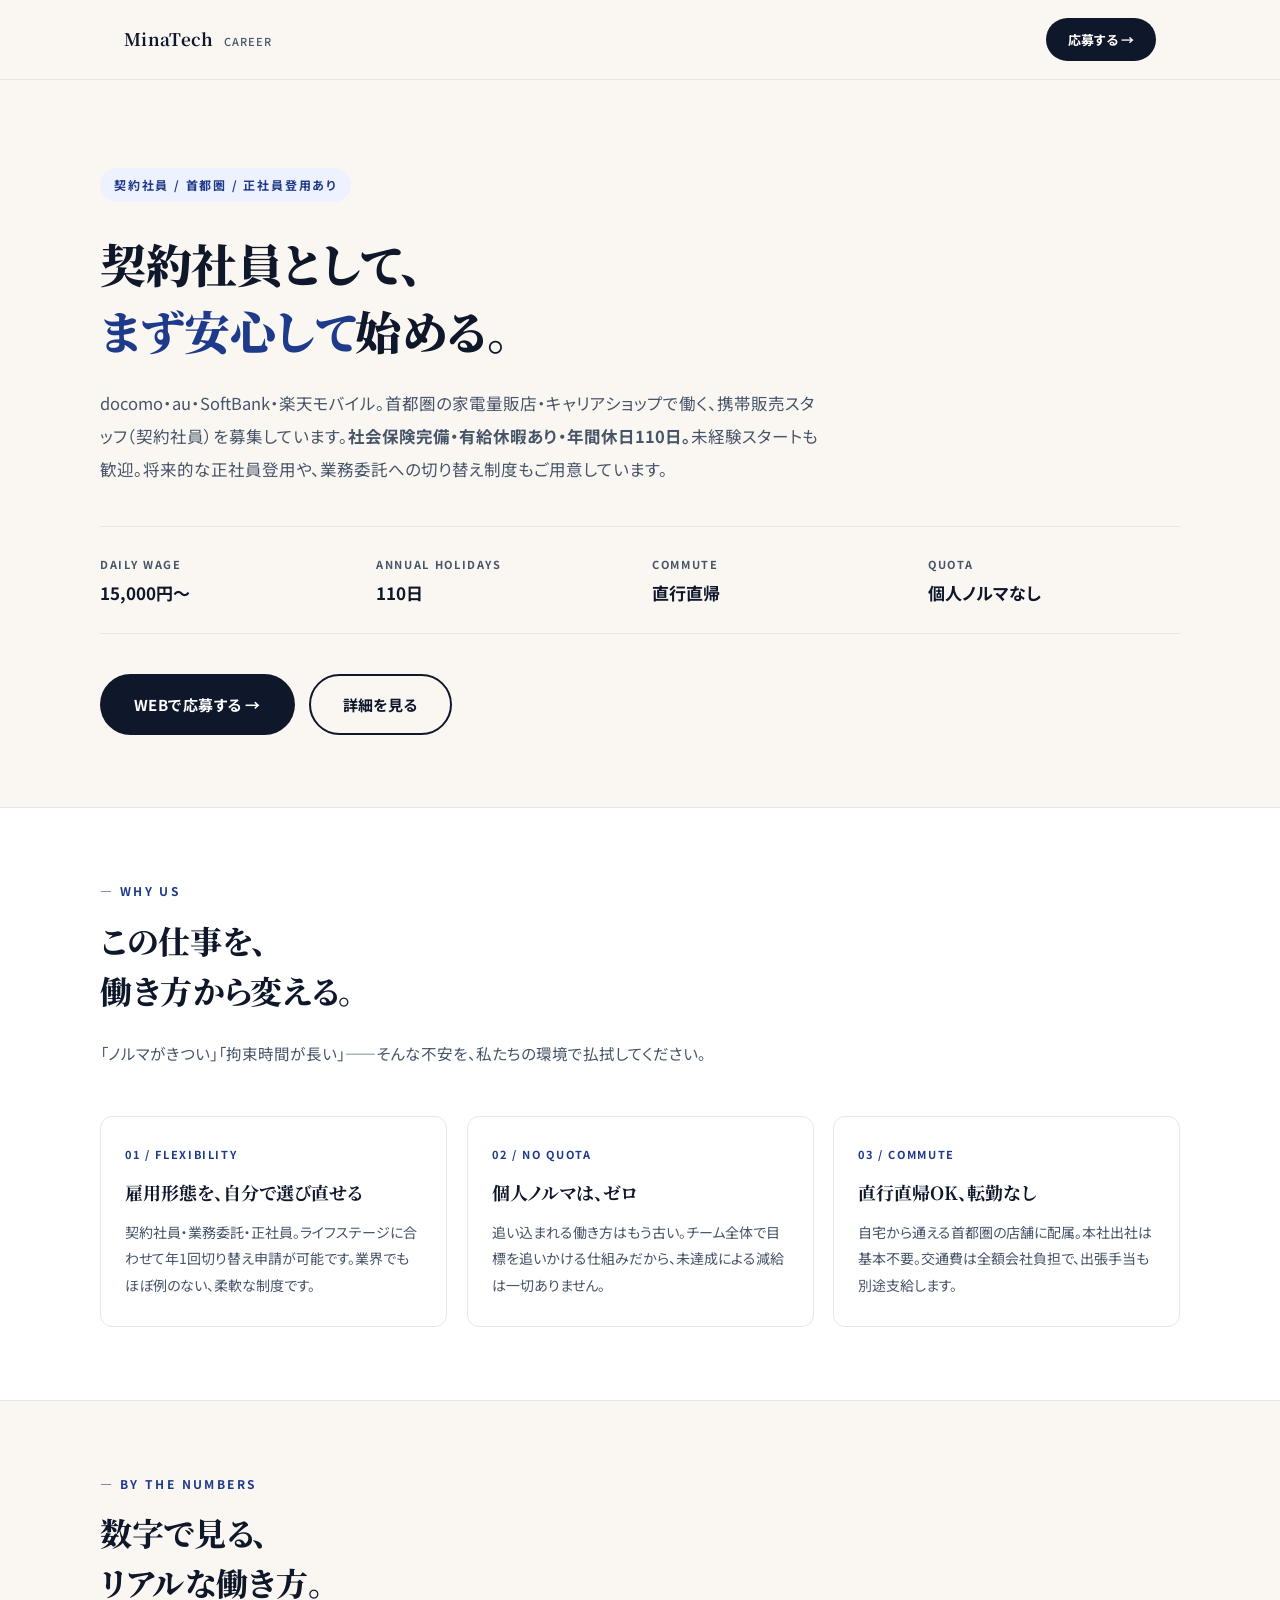
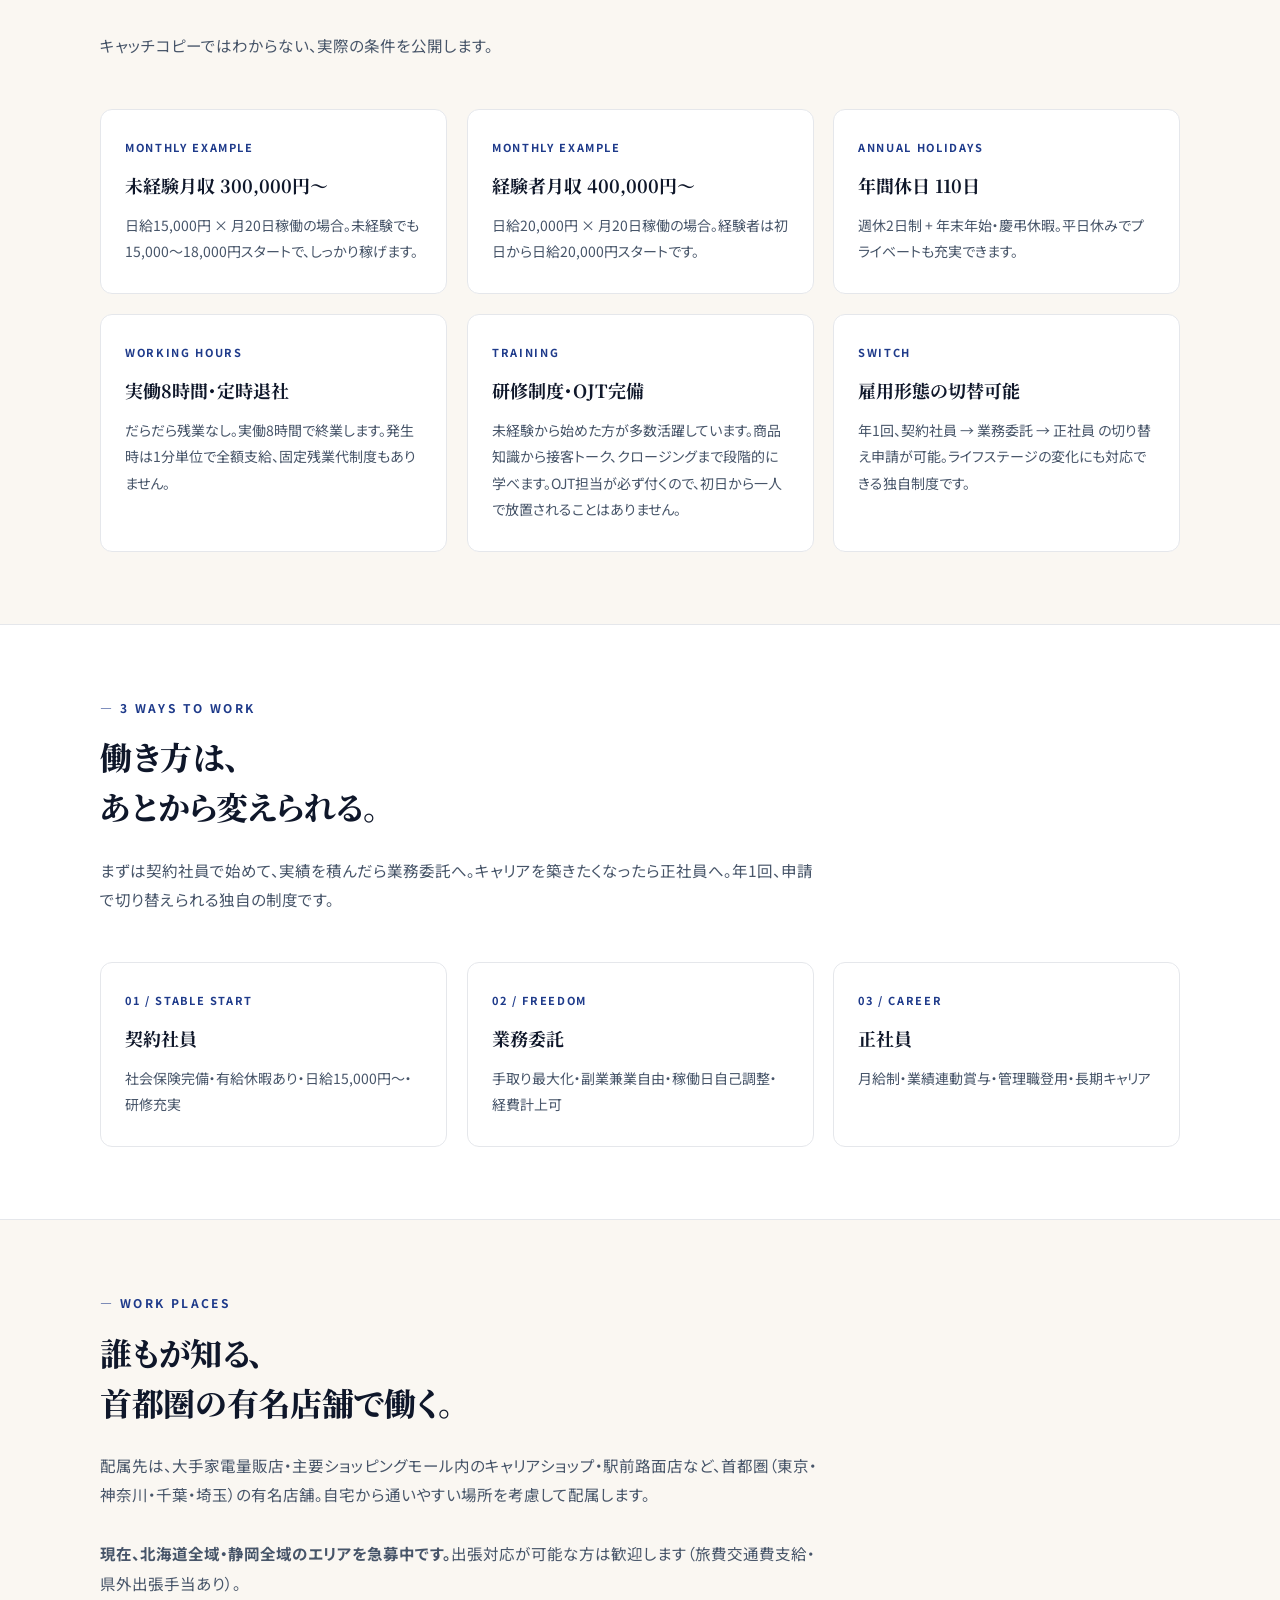
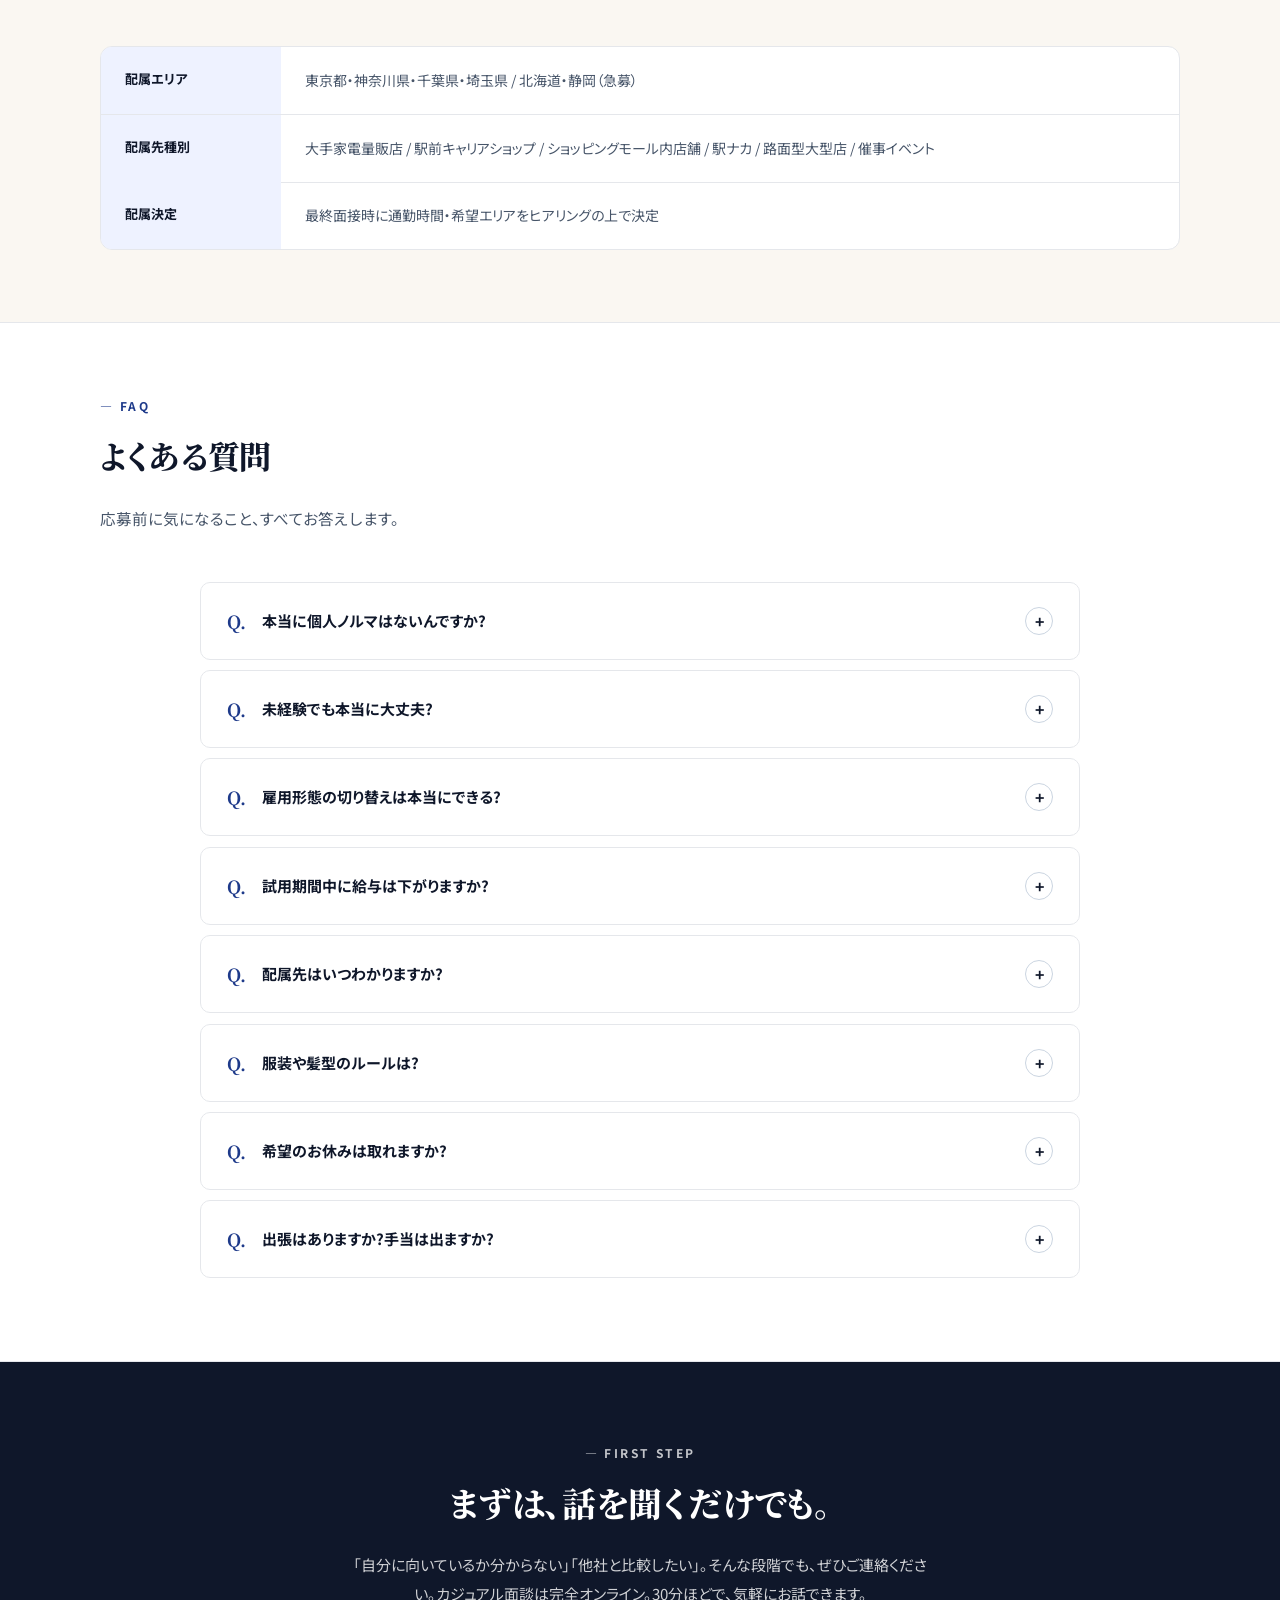
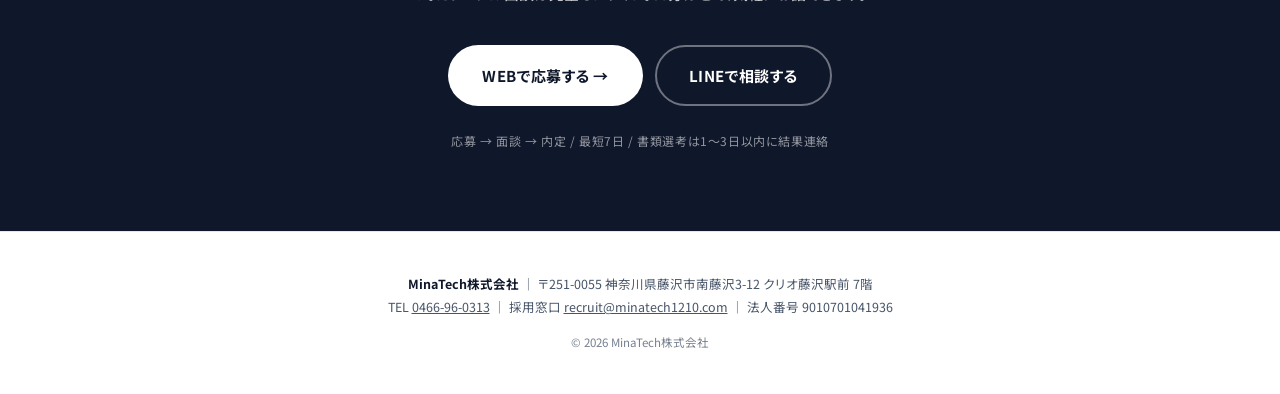
<file: employee/index.html>
<!DOCTYPE html>
<html lang="ja">
<head>
<meta charset="UTF-8">
<meta name="viewport" content="width=device-width, initial-scale=1.0">
<title>携帯販売スタッフ募集｜首都圏 契約社員採用｜正社員登用あり</title>
<meta name="description" content="首都圏の大手家電量販店・キャリアショップで働く携帯販売スタッフ（契約社員）を募集。日給15,000円〜、未経験OK、正社員登用制度あり。北海道・静岡エリアは急募。雇用形態を柔軟に選べる新しい働き方。">
<link rel="canonical" href="https://recruit-mobile.minatech1210.com/employee/">
<meta property="og:title" content="携帯販売スタッフ募集｜首都圏 契約社員採用｜正社員登用あり">
<meta property="og:description" content="首都圏の大手家電量販店・キャリアショップで働く携帯販売スタッフを募集。日給15,000円〜、未経験OK、正社員登用制度あり。">
<meta property="og:type" content="website">
<meta property="og:url" content="https://recruit-mobile.minatech1210.com/employee/">
<meta property="og:image" content="https://recruit-mobile.minatech1210.com/assets/ogp/employee.png">
<meta property="og:site_name" content="MinaTech MobileRecruit">
<meta property="og:locale" content="ja_JP">
<meta name="twitter:card" content="summary_large_image">
<meta name="robots" content="index,follow">
<script type="application/ld+json">
{"@context":"https://schema.org/","@type":"JobPosting","title":"携帯販売スタッフ（契約社員）","description":"首都圏の大手家電量販店・キャリアショップで携帯販売スタッフを募集。日給15,000円〜18,000円（未経験）／20,000円〜（経験者）。","employmentType":"CONTRACTOR","datePosted":"2026-05-23","validThrough":"2026-11-30T23:59:59+09:00","hiringOrganization":{"@type":"Organization","name":"MinaTech株式会社","identifier":{"@type":"PropertyValue","name":"法人番号","value":"9010701041936"},"telephone":"+81-466-96-0313","address":{"@type":"PostalAddress","postalCode":"251-0055","addressCountry":"JP","addressRegion":"神奈川県","addressLocality":"藤沢市","streetAddress":"南藤沢3-12 クリオ藤沢駅前 7階"}},"jobLocation":{"@type":"Place","address":{"@type":"PostalAddress","addressCountry":"JP","addressRegion":"東京都"}},"baseSalary":{"@type":"MonetaryAmount","currency":"JPY","value":{"@type":"QuantitativeValue","minValue":15000,"maxValue":20000,"unitText":"DAY"}}}
</script>
<link rel="preconnect" href="https://fonts.googleapis.com">
<link rel="preconnect" href="https://fonts.gstatic.com" crossorigin>
<link href="https://fonts.googleapis.com/css2?family=Noto+Sans+JP:wght@400;500;700;900&family=Noto+Serif+JP:wght@700;900&display=swap" rel="stylesheet">
<link rel="stylesheet" href="/assets/theme.css">
</head>
<body data-lp="employee">

<header class="lp-header">
  <div class="lp-header-inner">
    <div class="lp-logo">MinaTech<span class="sub">CAREER</span></div>
    <a href="#apply" class="lp-header-cta">応募する →</a>
  </div>
</header>

<section class="lp-hero">
  <div class="lp-hero-inner">
    <span class="lp-hero-tag" data-reveal>契約社員 / 首都圏 / 正社員登用あり</span>
    <h1 class="lp-hero-title" data-reveal>
      契約社員として、<br>
      <span class="accent">まず安心して</span>始める。
    </h1>
    <p class="lp-hero-sub" data-reveal>
      docomo・au・SoftBank・楽天モバイル。首都圏の家電量販店・キャリアショップで働く、携帯販売スタッフ（契約社員）を募集しています。<strong>社会保険完備・有給休暇あり・年間休日110日。</strong>未経験スタートも歓迎。将来的な正社員登用や、業務委託への切り替え制度もご用意しています。
    </p>
    <div class="lp-hero-stats" data-reveal-stagger>
      <div><div class="lp-stat-label">DAILY WAGE</div><div class="lp-stat-val">15,000円〜</div></div>
      <div><div class="lp-stat-label">ANNUAL HOLIDAYS</div><div class="lp-stat-val">110日</div></div>
      <div><div class="lp-stat-label">COMMUTE</div><div class="lp-stat-val">直行直帰</div></div>
      <div><div class="lp-stat-label">QUOTA</div><div class="lp-stat-val">個人ノルマなし</div></div>
    </div>
    <div class="lp-cta-group" data-reveal>
      <a href="#" class="btn btn-primary" data-action="apply">WEBで応募する →</a>
      <a href="#apply" class="btn btn-outline">詳細を見る</a>
    </div>
  </div>
</section>

<section class="lp-section alt">
  <div class="lp-section-inner">
    <div class="section-label" data-reveal>— WHY US</div>
    <h2 class="section-title" data-reveal>この仕事を、<br>働き方から変える。</h2>
    <p class="section-sub" data-reveal>「ノルマがきつい」「拘束時間が長い」——そんな不安を、私たちの環境で払拭してください。</p>
    <div class="reason-grid" data-reveal-stagger>
      <div class="reason-card">
        <div class="reason-num">01 / FLEXIBILITY</div>
        <h3>雇用形態を、自分で選び直せる</h3>
        <p>契約社員・業務委託・正社員。ライフステージに合わせて年1回切り替え申請が可能です。業界でもほぼ例のない、柔軟な制度です。</p>
      </div>
      <div class="reason-card">
        <div class="reason-num">02 / NO QUOTA</div>
        <h3>個人ノルマは、ゼロ</h3>
        <p>追い込まれる働き方はもう古い。チーム全体で目標を追いかける仕組みだから、未達成による減給は一切ありません。</p>
      </div>
      <div class="reason-card">
        <div class="reason-num">03 / COMMUTE</div>
        <h3>直行直帰OK、転勤なし</h3>
        <p>自宅から通える首都圏の店舗に配属。本社出社は基本不要。交通費は全額会社負担で、出張手当も別途支給します。</p>
      </div>
    </div>
  </div>
</section>

<section class="lp-section">
  <div class="lp-section-inner">
    <div class="section-label" data-reveal>— BY THE NUMBERS</div>
    <h2 class="section-title" data-reveal>数字で見る、<br>リアルな働き方。</h2>
    <p class="section-sub" data-reveal>キャッチコピーではわからない、実際の条件を公開します。</p>
    <div class="reason-grid" data-reveal-stagger>
      <div class="reason-card">
        <div class="reason-num">MONTHLY EXAMPLE</div>
        <h3>未経験月収 300,000円〜</h3>
        <p>日給15,000円 × 月20日稼働の場合。未経験でも 15,000〜18,000円スタートで、しっかり稼げます。</p>
      </div>
      <div class="reason-card">
        <div class="reason-num">MONTHLY EXAMPLE</div>
        <h3>経験者月収 400,000円〜</h3>
        <p>日給20,000円 × 月20日稼働の場合。経験者は初日から日給20,000円スタートです。</p>
      </div>
      <div class="reason-card">
        <div class="reason-num">ANNUAL HOLIDAYS</div>
        <h3>年間休日 110日</h3>
        <p>週休2日制 + 年末年始・慶弔休暇。平日休みでプライベートも充実できます。</p>
      </div>
      <div class="reason-card">
        <div class="reason-num">WORKING HOURS</div>
        <h3>実働8時間・定時退社</h3>
        <p>だらだら残業なし。実働8時間で終業します。発生時は1分単位で全額支給、固定残業代制度もありません。</p>
      </div>
      <div class="reason-card">
        <div class="reason-num">TRAINING</div>
        <h3>研修制度・OJT完備</h3>
        <p>未経験から始めた方が多数活躍しています。商品知識から接客トーク、クロージングまで段階的に学べます。OJT担当が必ず付くので、初日から一人で放置されることはありません。</p>
      </div>
      <div class="reason-card">
        <div class="reason-num">SWITCH</div>
        <h3>雇用形態の切替可能</h3>
        <p>年1回、契約社員 → 業務委託 → 正社員 の切り替え申請が可能。ライフステージの変化にも対応できる独自制度です。</p>
      </div>
    </div>
  </div>
</section>

<section class="lp-section alt">
  <div class="lp-section-inner">
    <div class="section-label" data-reveal>— 3 WAYS TO WORK</div>
    <h2 class="section-title" data-reveal>働き方は、<br>あとから変えられる。</h2>
    <p class="section-sub" data-reveal>まずは契約社員で始めて、実績を積んだら業務委託へ。キャリアを築きたくなったら正社員へ。年1回、申請で切り替えられる独自の制度です。</p>
    <div class="reason-grid" data-reveal-stagger>
      <div class="reason-card">
        <div class="reason-num">01 / STABLE START</div>
        <h3>契約社員</h3>
        <p>社会保険完備・有給休暇あり・日給15,000円〜・研修充実</p>
      </div>
      <div class="reason-card">
        <div class="reason-num">02 / FREEDOM</div>
        <h3>業務委託</h3>
        <p>手取り最大化・副業兼業自由・稼働日自己調整・経費計上可</p>
      </div>
      <div class="reason-card">
        <div class="reason-num">03 / CAREER</div>
        <h3>正社員</h3>
        <p>月給制・業績連動賞与・管理職登用・長期キャリア</p>
      </div>
    </div>
  </div>
</section>

<section class="lp-section">
  <div class="lp-section-inner">
    <div class="section-label" data-reveal>— WORK PLACES</div>
    <h2 class="section-title" data-reveal>誰もが知る、<br>首都圏の有名店舗で働く。</h2>
    <p class="section-sub" data-reveal>配属先は、大手家電量販店・主要ショッピングモール内のキャリアショップ・駅前路面店など、首都圏（東京・神奈川・千葉・埼玉）の有名店舗。自宅から通いやすい場所を考慮して配属します。<br><br><strong>現在、北海道全域・静岡全域のエリアを急募中です。</strong>出張対応が可能な方は歓迎します（旅費交通費支給・県外出張手当あり）。</p>
    <div class="data-table" data-reveal-stagger>
      <div class="data-row"><div class="data-key">配属エリア</div><div class="data-val">東京都・神奈川県・千葉県・埼玉県 / 北海道・静岡（急募）</div></div>
      <div class="data-row"><div class="data-key">配属先種別</div><div class="data-val">大手家電量販店 / 駅前キャリアショップ / ショッピングモール内店舗 / 駅ナカ / 路面型大型店 / 催事イベント</div></div>
      <div class="data-row"><div class="data-key">配属決定</div><div class="data-val">最終面接時に通勤時間・希望エリアをヒアリングの上で決定</div></div>
    </div>
  </div>
</section>

<section class="lp-section alt">
  <div class="lp-section-inner">
    <div class="section-label" data-reveal>— FAQ</div>
    <h2 class="section-title" data-reveal>よくある質問</h2>
    <p class="section-sub" data-reveal>応募前に気になること、すべてお答えします。</p>
    <div class="faq-list" data-reveal-stagger>
      <div class="faq-item">
        <div class="faq-q"><span class="faq-q-text">本当に個人ノルマはないんですか?</span><span class="faq-toggle">+</span></div>
        <div class="faq-a"><div class="faq-a-inner">はい、個人ノルマは一切ありません。チーム単位での目標はありますが、個人が未達成だからといって減給・解雇されることはありません。チームで助け合いながら目標を目指す文化です。</div></div>
      </div>
      <div class="faq-item">
        <div class="faq-q"><span class="faq-q-text">未経験でも本当に大丈夫?</span><span class="faq-toggle">+</span></div>
        <div class="faq-a"><div class="faq-a-inner">未経験から始めた方が多数活躍されています。入社後は商品知識から接客トーク、クロージングまで段階的に学べる研修プログラムを用意。OJT担当が必ず付くので、初日から一人で放置されることはありません。</div></div>
      </div>
      <div class="faq-item">
        <div class="faq-q"><span class="faq-q-text">雇用形態の切り替えは本当にできる?</span><span class="faq-toggle">+</span></div>
        <div class="faq-a"><div class="faq-a-inner">年1回、雇用形態の切り替え申請が可能です。契約社員→業務委託、業務委託→契約社員、契約社員→正社員のいずれも、本人の希望と実績に応じて柔軟に対応しています。ライフステージの変化にも対応できる制度です。</div></div>
      </div>
      <div class="faq-item">
        <div class="faq-q"><span class="faq-q-text">試用期間中に給与は下がりますか?</span><span class="faq-toggle">+</span></div>
        <div class="faq-a"><div class="faq-a-inner">試用期間は3ヶ月ですが、期間中も本採用と同条件です。「試用期間だけ低い給与」という運用はしていません。</div></div>
      </div>
      <div class="faq-item">
        <div class="faq-q"><span class="faq-q-text">配属先はいつわかりますか?</span><span class="faq-toggle">+</span></div>
        <div class="faq-a"><div class="faq-a-inner">最終面接時に、通勤時間・ご希望エリアをヒアリングした上で決定します。首都圏の案件は常時複数保有しているため、ご希望に沿える可能性が高いです。</div></div>
      </div>
      <div class="faq-item">
        <div class="faq-q"><span class="faq-q-text">服装や髪型のルールは?</span><span class="faq-toggle">+</span></div>
        <div class="faq-a"><div class="faq-a-inner">店舗稼働時はスーツ着用（常識の範囲内の清潔感があればOK）、イベント時はユニフォームを貸与します。髪色は配属店舗のルールに準じますが、派手すぎない範囲であれば柔軟に対応しています。</div></div>
      </div>
      <div class="faq-item">
        <div class="faq-q"><span class="faq-q-text">希望のお休みは取れますか?</span><span class="faq-toggle">+</span></div>
        <div class="faq-a"><div class="faq-a-inner">月3日まで希望休を申請可能です（土日祝を除く平日）。土日祝は基本稼働となりますが、家族の予定や用事に合わせて、事前申請で平日にお休みを取れます。実働8時間ぴったりで定時退社のため、終業後の予定も立てやすい働き方です。</div></div>
      </div>
      <div class="faq-item">
        <div class="faq-q"><span class="faq-q-text">出張はありますか?手当は出ますか?</span><span class="faq-toggle">+</span></div>
        <div class="faq-a"><div class="faq-a-inner">案件により出張をお願いする場合があります。特に現在、北海道全域・静岡全域のエリアを急募しており、出張対応が可能な方は歓迎します。旅費交通費は支給、県外出張手当も別途お支払いするため、出張を前向きに捉えられる方には収入アップの機会にもなります。</div></div>
      </div>
    </div>
  </div>
</section>

<section class="apply-section" id="apply">
  <div class="apply-inner">
    <div class="section-label" data-reveal>— FIRST STEP</div>
    <h2 data-reveal>まずは、話を聞くだけでも。</h2>
    <p data-reveal>「自分に向いているか分からない」「他社と比較したい」。そんな段階でも、ぜひご連絡ください。カジュアル面談は完全オンライン。30分ほどで、気軽にお話できます。</p>
    <div class="apply-btns" data-reveal>
      <a href="#" class="btn btn-primary" data-action="apply">WEBで応募する →</a>
      <a href="#" class="btn btn-outline" data-action="line">LINEで相談する</a>
    </div>
    <div class="apply-note">応募 → 面談 → 内定 / 最短7日 / 書類選考は1〜3日以内に結果連絡</div>
  </div>
</section>

<footer class="lp-footer">
  <div class="container">
    <div class="lp-footer-company">
      <strong>MinaTech株式会社</strong> ｜ 〒251-0055 神奈川県藤沢市南藤沢3-12 クリオ藤沢駅前 7階<br>
      TEL <a href="tel:0466960313">0466-96-0313</a> ｜ 採用窓口 <a href="mailto:recruit@minatech1210.com">recruit@minatech1210.com</a> ｜ 法人番号 9010701041936
    </div>
    <div class="lp-footer-copy">© 2026 MinaTech株式会社</div>
  </div>
</footer>

<script defer src="/assets/config.js"></script>
<script defer src="/assets/recruit-common.js"></script>

</body>
</html>
</file>
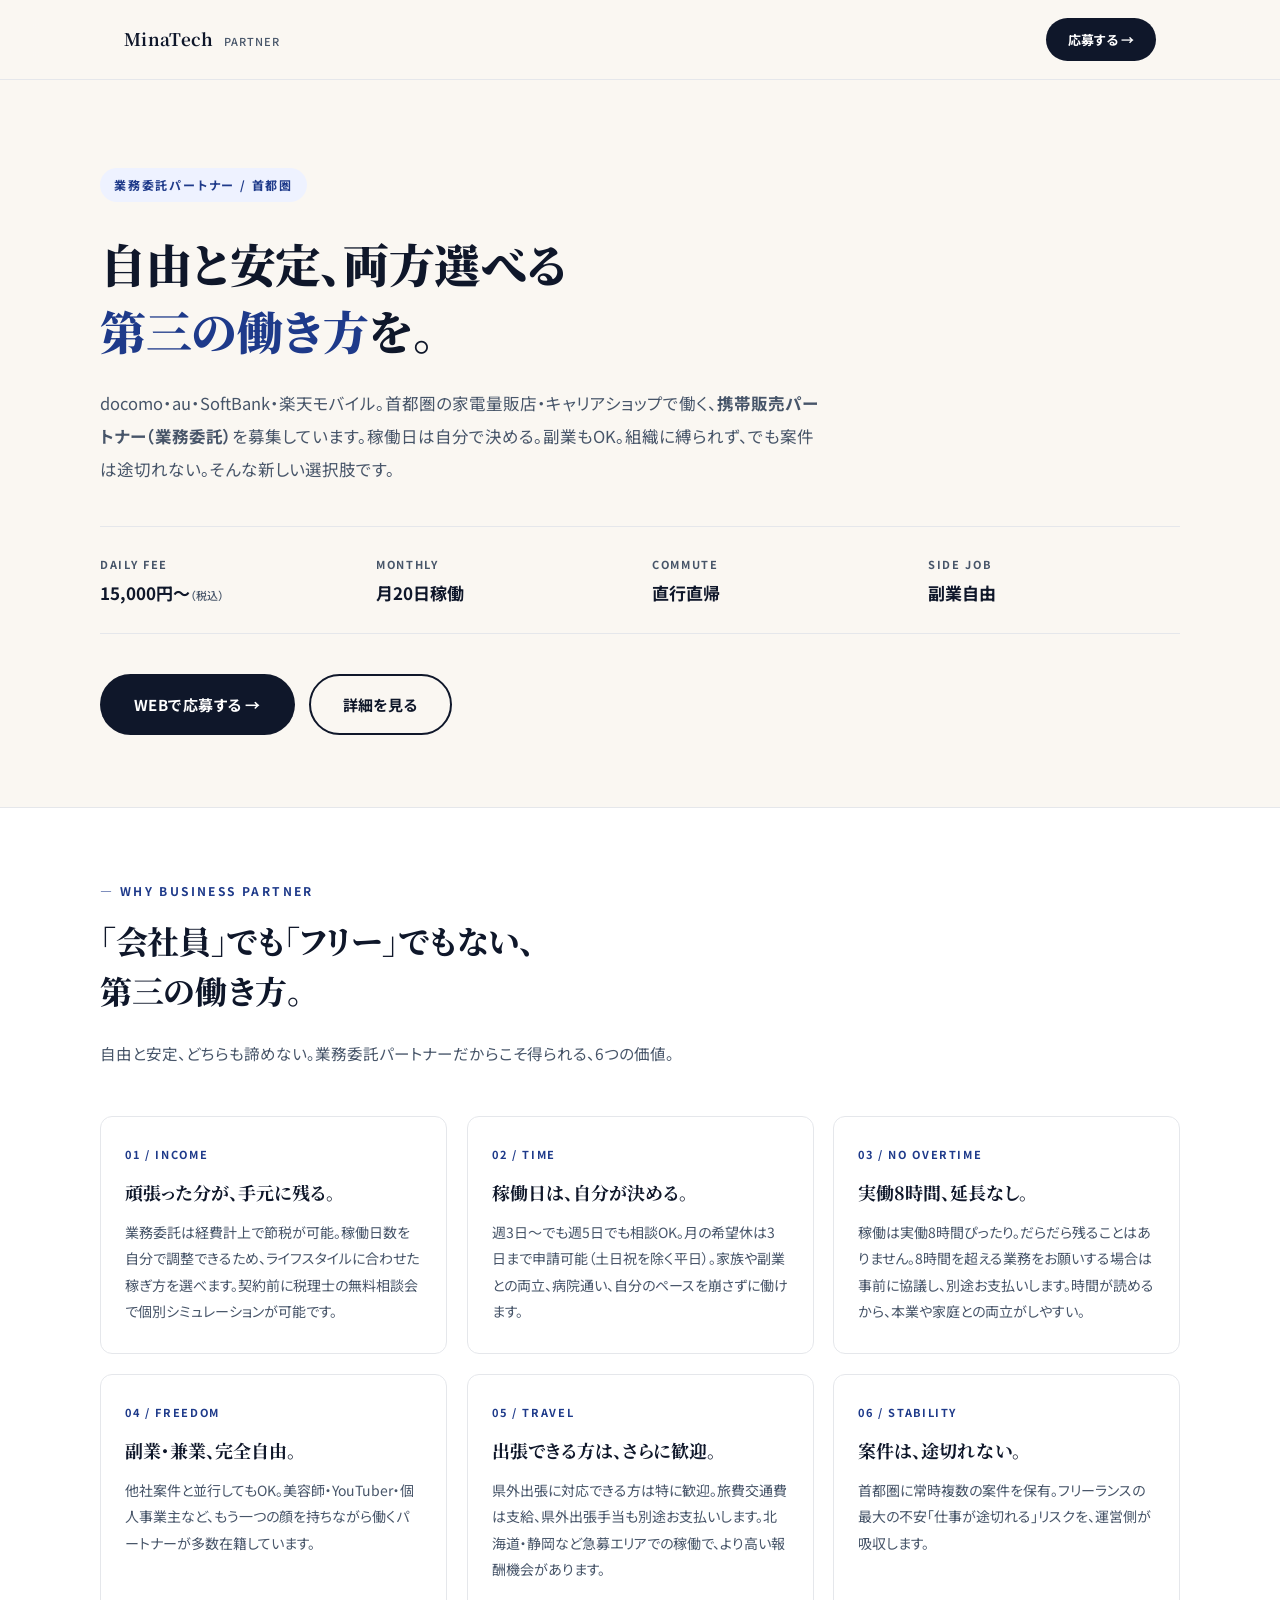
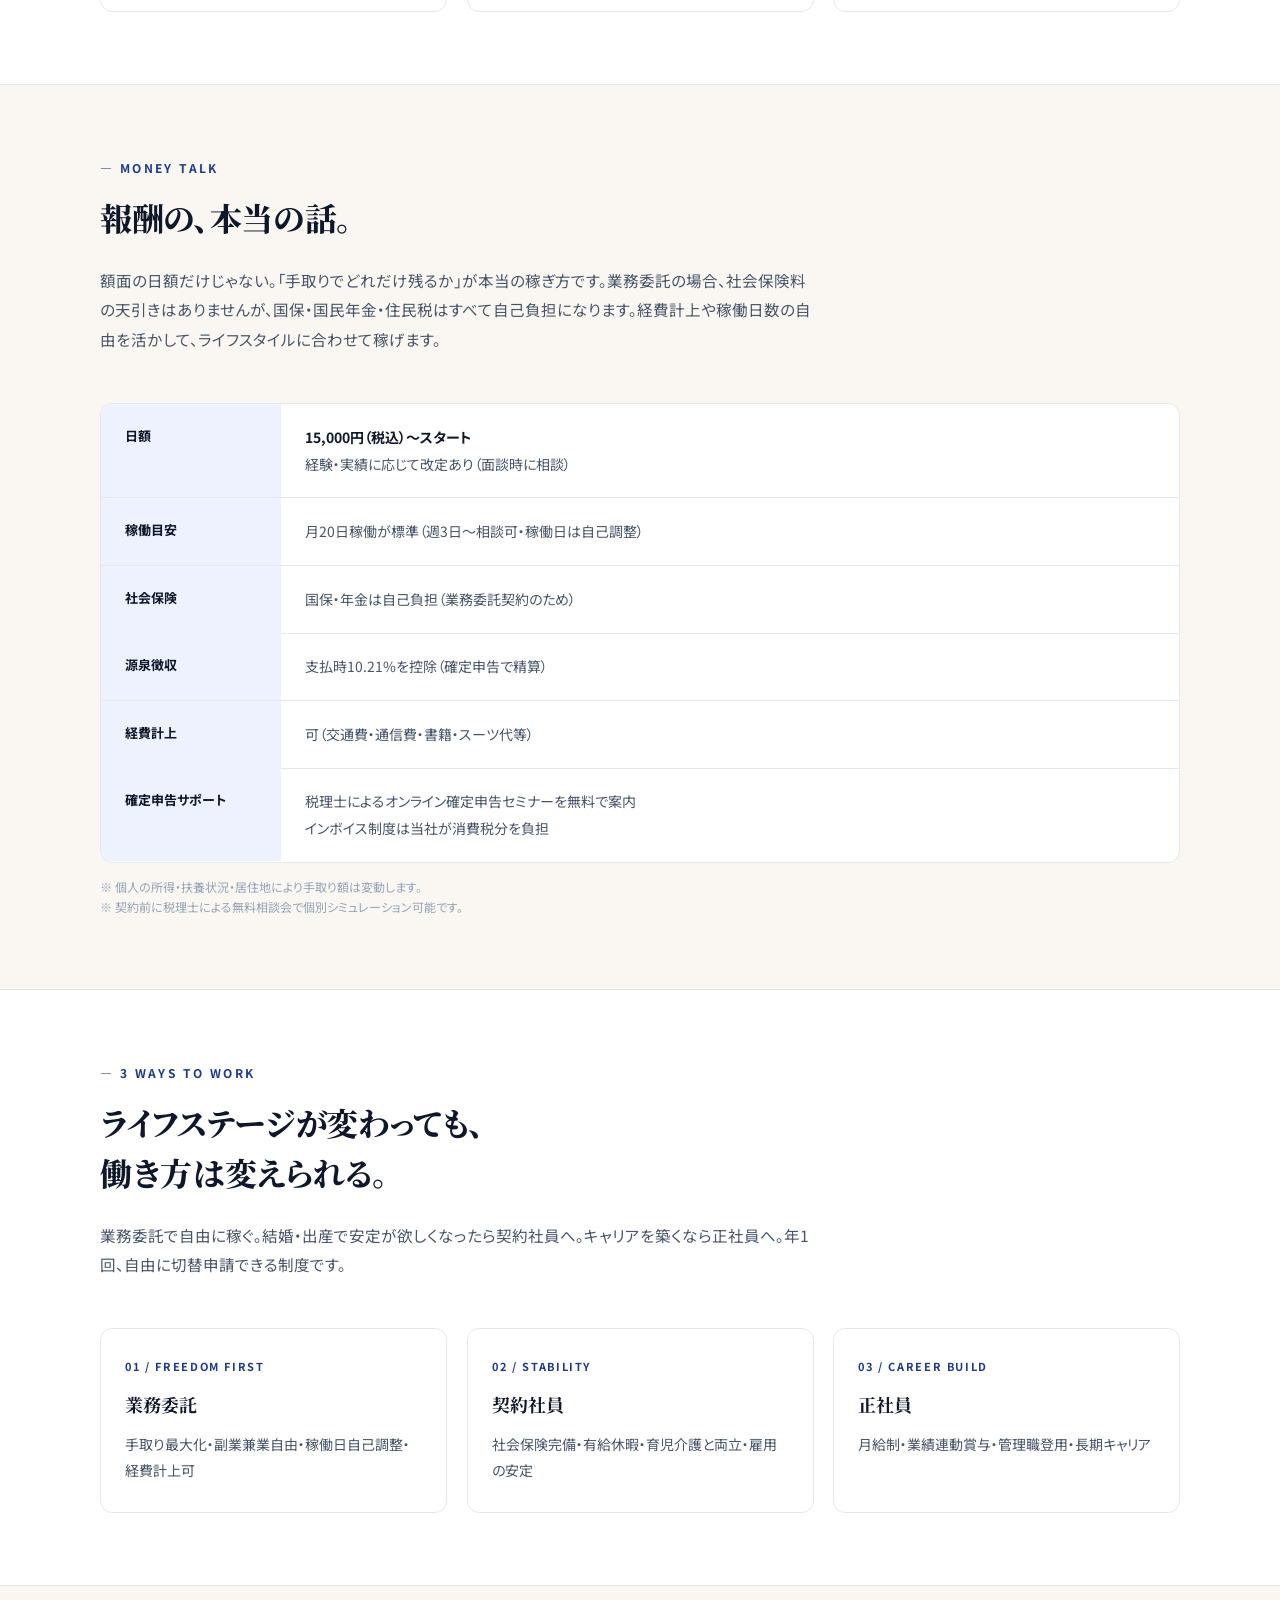
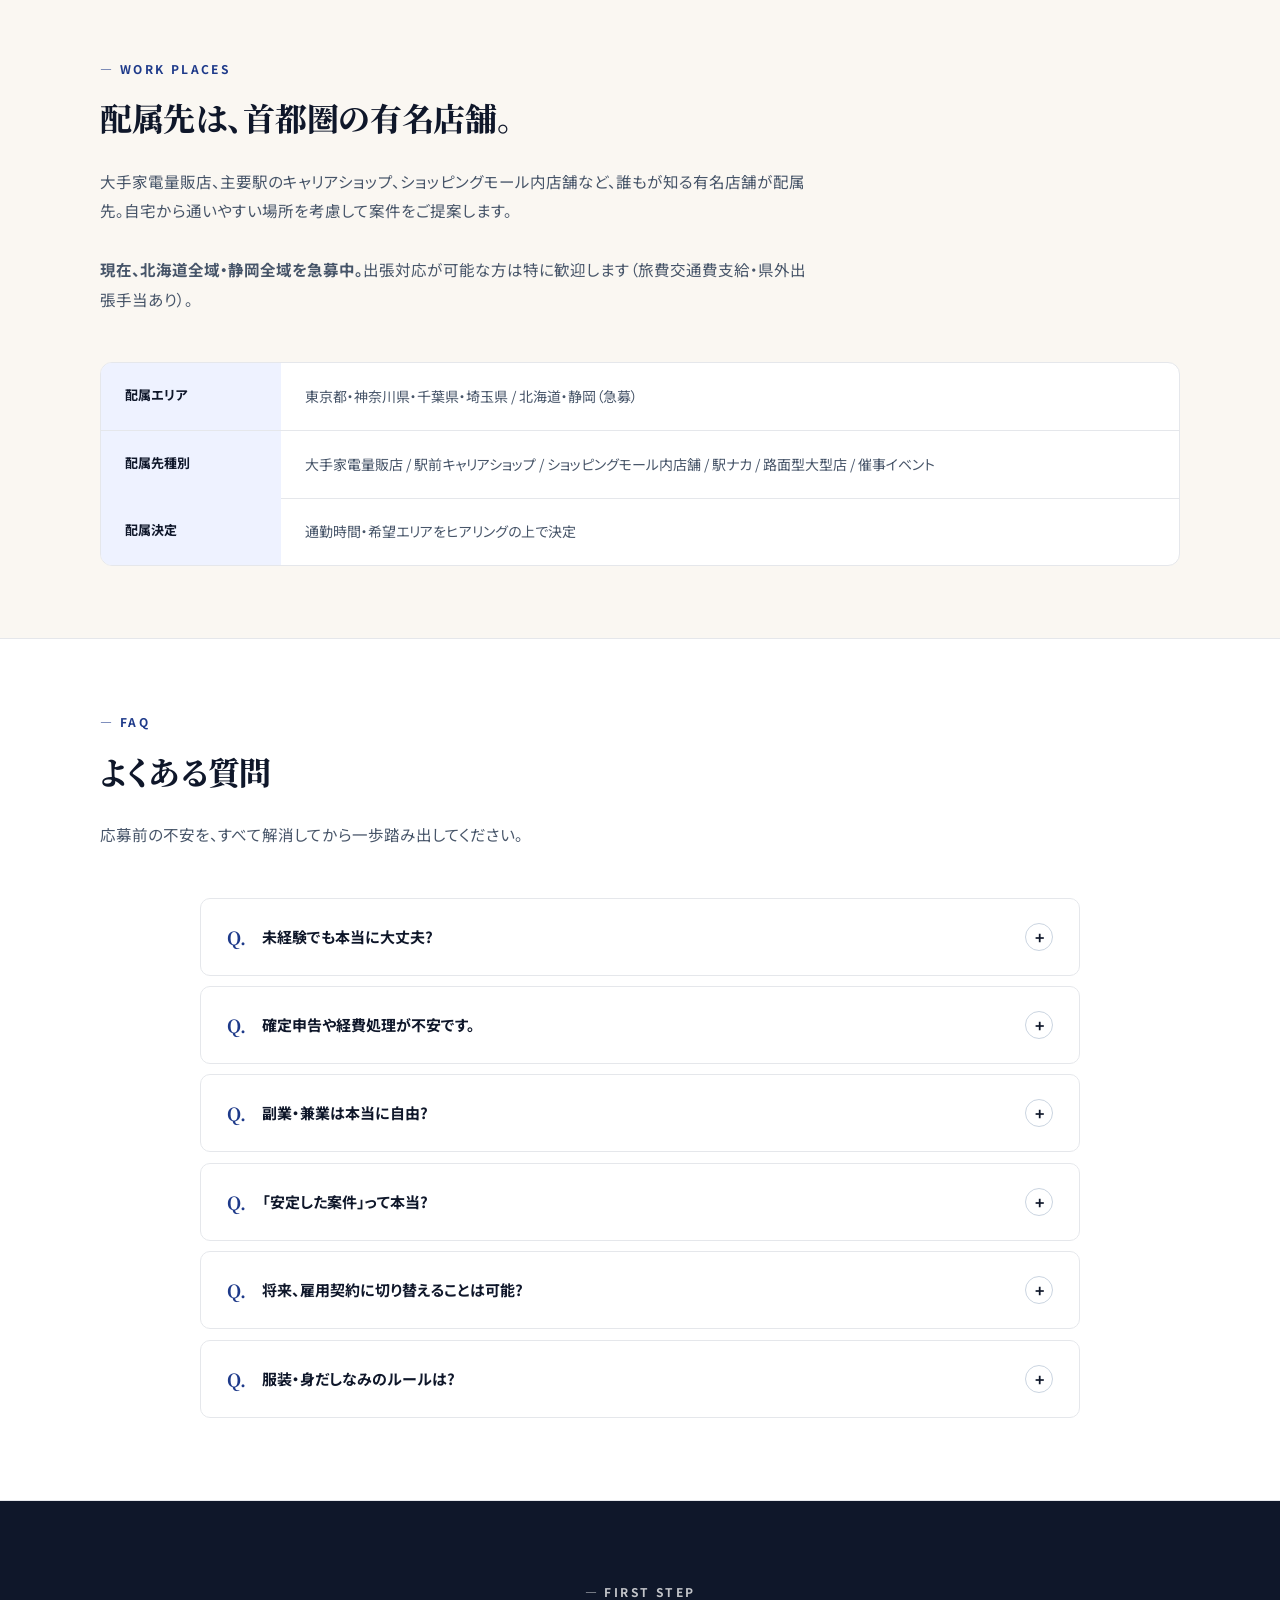
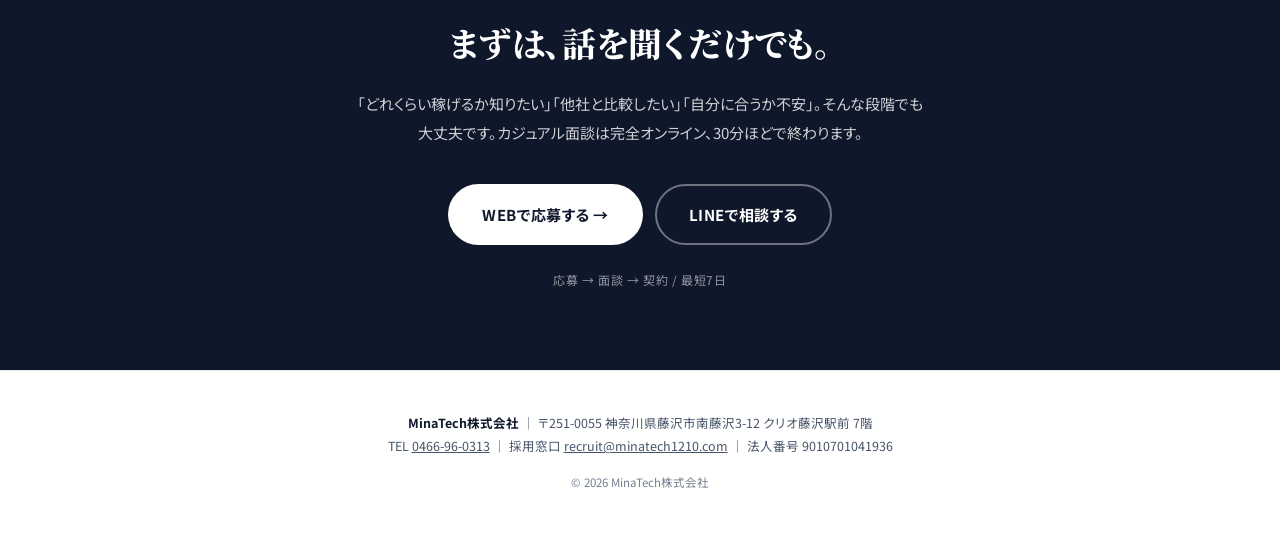
<file: partner/index.html>
<!DOCTYPE html>
<html lang="ja">
<head>
<meta charset="UTF-8">
<meta name="viewport" content="width=device-width, initial-scale=1.0">
<title>携帯販売パートナー募集｜首都圏 業務委託｜日額15,000円（税込）〜・副業OK</title>
<meta name="description" content="首都圏で働く携帯販売の業務委託パートナー募集。日額15,000円（税込）〜、直行直帰、副業OK、稼働日調整可。北海道・静岡エリアは急募。安定した案件と自由度を両立する働き方。">
<link rel="canonical" href="https://recruit-mobile.minatech1210.com/partner/">
<meta property="og:title" content="携帯販売パートナー募集｜首都圏 業務委託｜日額15,000円（税込）〜・副業OK">
<meta property="og:description" content="首都圏で働く携帯販売の業務委託パートナー募集。日額15,000円（税込）〜、直行直帰、副業OK、稼働日調整可。">
<meta property="og:type" content="website">
<meta property="og:url" content="https://recruit-mobile.minatech1210.com/partner/">
<meta property="og:image" content="https://recruit-mobile.minatech1210.com/assets/ogp/partner.png">
<meta property="og:site_name" content="MinaTech MobileRecruit">
<meta property="og:locale" content="ja_JP">
<meta name="twitter:card" content="summary_large_image">
<meta name="robots" content="index,follow">
<script type="application/ld+json">
{"@context":"https://schema.org/","@type":"JobPosting","title":"携帯販売パートナー（業務委託）","description":"首都圏で携帯販売の業務委託パートナーを募集。日額15,000円（税込）〜スタート・週3日〜稼働・副業OK・直行直帰。","employmentType":"CONTRACTOR","datePosted":"2026-05-23","validThrough":"2026-11-30T23:59:59+09:00","hiringOrganization":{"@type":"Organization","name":"MinaTech株式会社","identifier":{"@type":"PropertyValue","name":"法人番号","value":"9010701041936"},"telephone":"+81-466-96-0313","address":{"@type":"PostalAddress","postalCode":"251-0055","addressCountry":"JP","addressRegion":"神奈川県","addressLocality":"藤沢市","streetAddress":"南藤沢3-12 クリオ藤沢駅前 7階"}},"jobLocation":{"@type":"Place","address":{"@type":"PostalAddress","addressCountry":"JP","addressRegion":"東京都"}},"baseSalary":{"@type":"MonetaryAmount","currency":"JPY","value":{"@type":"QuantitativeValue","minValue":15000,"unitText":"DAY"}}}
</script>
<link rel="preconnect" href="https://fonts.googleapis.com">
<link rel="preconnect" href="https://fonts.gstatic.com" crossorigin>
<link href="https://fonts.googleapis.com/css2?family=Noto+Sans+JP:wght@400;500;700;900&family=Noto+Serif+JP:wght@700;900&display=swap" rel="stylesheet">
<link rel="stylesheet" href="/assets/theme.css">
</head>
<body data-lp="partner">

<header class="lp-header">
  <div class="lp-header-inner">
    <div class="lp-logo">MinaTech<span class="sub">PARTNER</span></div>
    <a href="#apply" class="lp-header-cta">応募する →</a>
  </div>
</header>

<section class="lp-hero">
  <div class="lp-hero-inner">
    <span class="lp-hero-tag" data-reveal>業務委託パートナー / 首都圏</span>
    <h1 class="lp-hero-title" data-reveal>
      自由と安定、両方選べる<br>
      <span class="accent">第三の働き方</span>を。
    </h1>
    <p class="lp-hero-sub" data-reveal>
      docomo・au・SoftBank・楽天モバイル。首都圏の家電量販店・キャリアショップで働く、<strong>携帯販売パートナー（業務委託）</strong>を募集しています。稼働日は自分で決める。副業もOK。組織に縛られず、でも案件は途切れない。そんな新しい選択肢です。
    </p>
    <div class="lp-hero-stats" data-reveal-stagger>
      <div><div class="lp-stat-label">DAILY FEE</div><div class="lp-stat-val">15,000円〜<span style="font-size:11px;color:var(--color-ink-soft);font-weight:500;">（税込）</span></div></div>
      <div><div class="lp-stat-label">MONTHLY</div><div class="lp-stat-val">月20日稼働</div></div>
      <div><div class="lp-stat-label">COMMUTE</div><div class="lp-stat-val">直行直帰</div></div>
      <div><div class="lp-stat-label">SIDE JOB</div><div class="lp-stat-val">副業自由</div></div>
    </div>
    <div class="lp-cta-group" data-reveal>
      <a href="#" class="btn btn-primary" data-action="apply">WEBで応募する →</a>
      <a href="#apply" class="btn btn-outline">詳細を見る</a>
    </div>
  </div>
</section>

<section class="lp-section alt">
  <div class="lp-section-inner">
    <div class="section-label" data-reveal>— WHY BUSINESS PARTNER</div>
    <h2 class="section-title" data-reveal>「会社員」でも「フリー」でもない、<br>第三の働き方。</h2>
    <p class="section-sub" data-reveal>自由と安定、どちらも諦めない。業務委託パートナーだからこそ得られる、6つの価値。</p>
    <div class="reason-grid" data-reveal-stagger>
      <div class="reason-card">
        <div class="reason-num">01 / INCOME</div>
        <h3>頑張った分が、手元に残る。</h3>
        <p>業務委託は経費計上で節税が可能。稼働日数を自分で調整できるため、ライフスタイルに合わせた稼ぎ方を選べます。契約前に税理士の無料相談会で個別シミュレーションが可能です。</p>
      </div>
      <div class="reason-card">
        <div class="reason-num">02 / TIME</div>
        <h3>稼働日は、自分が決める。</h3>
        <p>週3日〜でも週5日でも相談OK。月の希望休は3日まで申請可能（土日祝を除く平日）。家族や副業との両立、病院通い、自分のペースを崩さずに働けます。</p>
      </div>
      <div class="reason-card">
        <div class="reason-num">03 / NO OVERTIME</div>
        <h3>実働8時間、延長なし。</h3>
        <p>稼働は実働8時間ぴったり。だらだら残ることはありません。8時間を超える業務をお願いする場合は事前に協議し、別途お支払いします。時間が読めるから、本業や家庭との両立がしやすい。</p>
      </div>
      <div class="reason-card">
        <div class="reason-num">04 / FREEDOM</div>
        <h3>副業・兼業、完全自由。</h3>
        <p>他社案件と並行してもOK。美容師・YouTuber・個人事業主など、もう一つの顔を持ちながら働くパートナーが多数在籍しています。</p>
      </div>
      <div class="reason-card">
        <div class="reason-num">05 / TRAVEL</div>
        <h3>出張できる方は、さらに歓迎。</h3>
        <p>県外出張に対応できる方は特に歓迎。旅費交通費は支給、県外出張手当も別途お支払いします。北海道・静岡など急募エリアでの稼働で、より高い報酬機会があります。</p>
      </div>
      <div class="reason-card">
        <div class="reason-num">06 / STABILITY</div>
        <h3>案件は、途切れない。</h3>
        <p>首都圏に常時複数の案件を保有。フリーランスの最大の不安「仕事が途切れる」リスクを、運営側が吸収します。</p>
      </div>
    </div>
  </div>
</section>

<section class="lp-section">
  <div class="lp-section-inner">
    <div class="section-label" data-reveal>— MONEY TALK</div>
    <h2 class="section-title" data-reveal>報酬の、本当の話。</h2>
    <p class="section-sub" data-reveal>額面の日額だけじゃない。「手取りでどれだけ残るか」が本当の稼ぎ方です。業務委託の場合、社会保険料の天引きはありませんが、国保・国民年金・住民税はすべて自己負担になります。経費計上や稼働日数の自由を活かして、ライフスタイルに合わせて稼げます。</p>
    <div class="data-table" data-reveal-stagger>
      <div class="data-row"><div class="data-key">日額</div><div class="data-val"><strong>15,000円（税込）〜スタート</strong><br>経験・実績に応じて改定あり（面談時に相談）</div></div>
      <div class="data-row"><div class="data-key">稼働目安</div><div class="data-val">月20日稼働が標準（週3日〜相談可・稼働日は自己調整）</div></div>
      <div class="data-row"><div class="data-key">社会保険</div><div class="data-val">国保・年金は自己負担（業務委託契約のため）</div></div>
      <div class="data-row"><div class="data-key">源泉徴収</div><div class="data-val">支払時10.21%を控除（確定申告で精算）</div></div>
      <div class="data-row"><div class="data-key">経費計上</div><div class="data-val">可（交通費・通信費・書籍・スーツ代等）</div></div>
      <div class="data-row"><div class="data-key">確定申告サポート</div><div class="data-val">税理士によるオンライン確定申告セミナーを無料で案内<br>インボイス制度は当社が消費税分を負担</div></div>
    </div>
    <p class="compare-note">
      ※ 個人の所得・扶養状況・居住地により手取り額は変動します。<br>
      ※ 契約前に税理士による無料相談会で個別シミュレーション可能です。
    </p>
  </div>
</section>

<section class="lp-section alt">
  <div class="lp-section-inner">
    <div class="section-label" data-reveal>— 3 WAYS TO WORK</div>
    <h2 class="section-title" data-reveal>ライフステージが変わっても、<br>働き方は変えられる。</h2>
    <p class="section-sub" data-reveal>業務委託で自由に稼ぐ。結婚・出産で安定が欲しくなったら契約社員へ。キャリアを築くなら正社員へ。年1回、自由に切替申請できる制度です。</p>
    <div class="reason-grid" data-reveal-stagger>
      <div class="reason-card">
        <div class="reason-num">01 / FREEDOM FIRST</div>
        <h3>業務委託</h3>
        <p>手取り最大化・副業兼業自由・稼働日自己調整・経費計上可</p>
      </div>
      <div class="reason-card">
        <div class="reason-num">02 / STABILITY</div>
        <h3>契約社員</h3>
        <p>社会保険完備・有給休暇・育児介護と両立・雇用の安定</p>
      </div>
      <div class="reason-card">
        <div class="reason-num">03 / CAREER BUILD</div>
        <h3>正社員</h3>
        <p>月給制・業績連動賞与・管理職登用・長期キャリア</p>
      </div>
    </div>
  </div>
</section>

<section class="lp-section">
  <div class="lp-section-inner">
    <div class="section-label" data-reveal>— WORK PLACES</div>
    <h2 class="section-title" data-reveal>配属先は、首都圏の有名店舗。</h2>
    <p class="section-sub" data-reveal>大手家電量販店、主要駅のキャリアショップ、ショッピングモール内店舗など、誰もが知る有名店舗が配属先。自宅から通いやすい場所を考慮して案件をご提案します。<br><br><strong>現在、北海道全域・静岡全域を急募中。</strong>出張対応が可能な方は特に歓迎します（旅費交通費支給・県外出張手当あり）。</p>
    <div class="data-table" data-reveal-stagger>
      <div class="data-row"><div class="data-key">配属エリア</div><div class="data-val">東京都・神奈川県・千葉県・埼玉県 / 北海道・静岡（急募）</div></div>
      <div class="data-row"><div class="data-key">配属先種別</div><div class="data-val">大手家電量販店 / 駅前キャリアショップ / ショッピングモール内店舗 / 駅ナカ / 路面型大型店 / 催事イベント</div></div>
      <div class="data-row"><div class="data-key">配属決定</div><div class="data-val">通勤時間・希望エリアをヒアリングの上で決定</div></div>
    </div>
  </div>
</section>

<section class="lp-section alt">
  <div class="lp-section-inner">
    <div class="section-label" data-reveal>— FAQ</div>
    <h2 class="section-title" data-reveal>よくある質問</h2>
    <p class="section-sub" data-reveal>応募前の不安を、すべて解消してから一歩踏み出してください。</p>
    <div class="faq-list" data-reveal-stagger>
      <div class="faq-item">
        <div class="faq-q"><span class="faq-q-text">未経験でも本当に大丈夫?</span><span class="faq-toggle">+</span></div>
        <div class="faq-a"><div class="faq-a-inner">はい、未経験の方も多数活躍されています。契約前に商品知識・接客トーク・手続きフローを丁寧にレクチャーする研修を実施（研修期間中も日額保証あり）。現場でも案件責任者が必ずサポートします。</div></div>
      </div>
      <div class="faq-item">
        <div class="faq-q"><span class="faq-q-text">確定申告や経費処理が不安です。</span><span class="faq-toggle">+</span></div>
        <div class="faq-a"><div class="faq-a-inner">契約時に、税理士によるオンライン確定申告セミナーをご案内します。インボイス制度についても、当社が消費税分を負担する仕組みを用意しているため、登録有無に関わらず安心して働けます。</div></div>
      </div>
      <div class="faq-item">
        <div class="faq-q"><span class="faq-q-text">副業・兼業は本当に自由?</span><span class="faq-toggle">+</span></div>
        <div class="faq-a"><div class="faq-a-inner">完全自由です。美容師・ブライダル・YouTuber・個人事業主など、複数の顔を持つパートナーが多数在籍しています。他社の携帯販売案件との掛け持ちも禁止していません。</div></div>
      </div>
      <div class="faq-item">
        <div class="faq-q"><span class="faq-q-text">「安定した案件」って本当?</span><span class="faq-toggle">+</span></div>
        <div class="faq-a"><div class="faq-a-inner">首都圏で常時複数の案件を保有しており、パートナーに継続的な稼働機会を提供しています。フリーランスの最大の不安「仕事が途切れる」リスクを、運営側で吸収するのが当社の役割です。</div></div>
      </div>
      <div class="faq-item">
        <div class="faq-q"><span class="faq-q-text">将来、雇用契約に切り替えることは可能?</span><span class="faq-toggle">+</span></div>
        <div class="faq-a"><div class="faq-a-inner">はい、可能です。年1回、雇用形態の切り替え申請ができます。ライフイベント（結婚・出産・介護など）や「社会保険に入りたい」という理由でも柔軟に対応しています。退路があるからこそ、安心して業務委託からスタートできます。</div></div>
      </div>
      <div class="faq-item">
        <div class="faq-q"><span class="faq-q-text">服装・身だしなみのルールは?</span><span class="faq-toggle">+</span></div>
        <div class="faq-a"><div class="faq-a-inner">店舗稼働時はスーツ着用、イベント時はユニフォーム貸与。髪色・ネイルなどは配属店舗のルールに準じますが、過度に派手でなければ柔軟に対応しています。</div></div>
      </div>
    </div>
  </div>
</section>

<section class="apply-section" id="apply">
  <div class="apply-inner">
    <div class="section-label" data-reveal>— FIRST STEP</div>
    <h2 data-reveal>まずは、話を聞くだけでも。</h2>
    <p data-reveal>「どれくらい稼げるか知りたい」「他社と比較したい」「自分に合うか不安」。そんな段階でも大丈夫です。カジュアル面談は完全オンライン、30分ほどで終わります。</p>
    <div class="apply-btns" data-reveal>
      <a href="#" class="btn btn-primary" data-action="apply">WEBで応募する →</a>
      <a href="#" class="btn btn-outline" data-action="line">LINEで相談する</a>
    </div>
    <div class="apply-note">応募 → 面談 → 契約 / 最短7日</div>
  </div>
</section>

<footer class="lp-footer">
  <div class="container">
    <div class="lp-footer-company">
      <strong>MinaTech株式会社</strong> ｜ 〒251-0055 神奈川県藤沢市南藤沢3-12 クリオ藤沢駅前 7階<br>
      TEL <a href="tel:0466960313">0466-96-0313</a> ｜ 採用窓口 <a href="mailto:recruit@minatech1210.com">recruit@minatech1210.com</a> ｜ 法人番号 9010701041936
    </div>
    <div class="lp-footer-copy">© 2026 MinaTech株式会社</div>
  </div>
</footer>

<script defer src="/assets/config.js"></script>
<script defer src="/assets/recruit-common.js"></script>

</body>
</html>
</file>
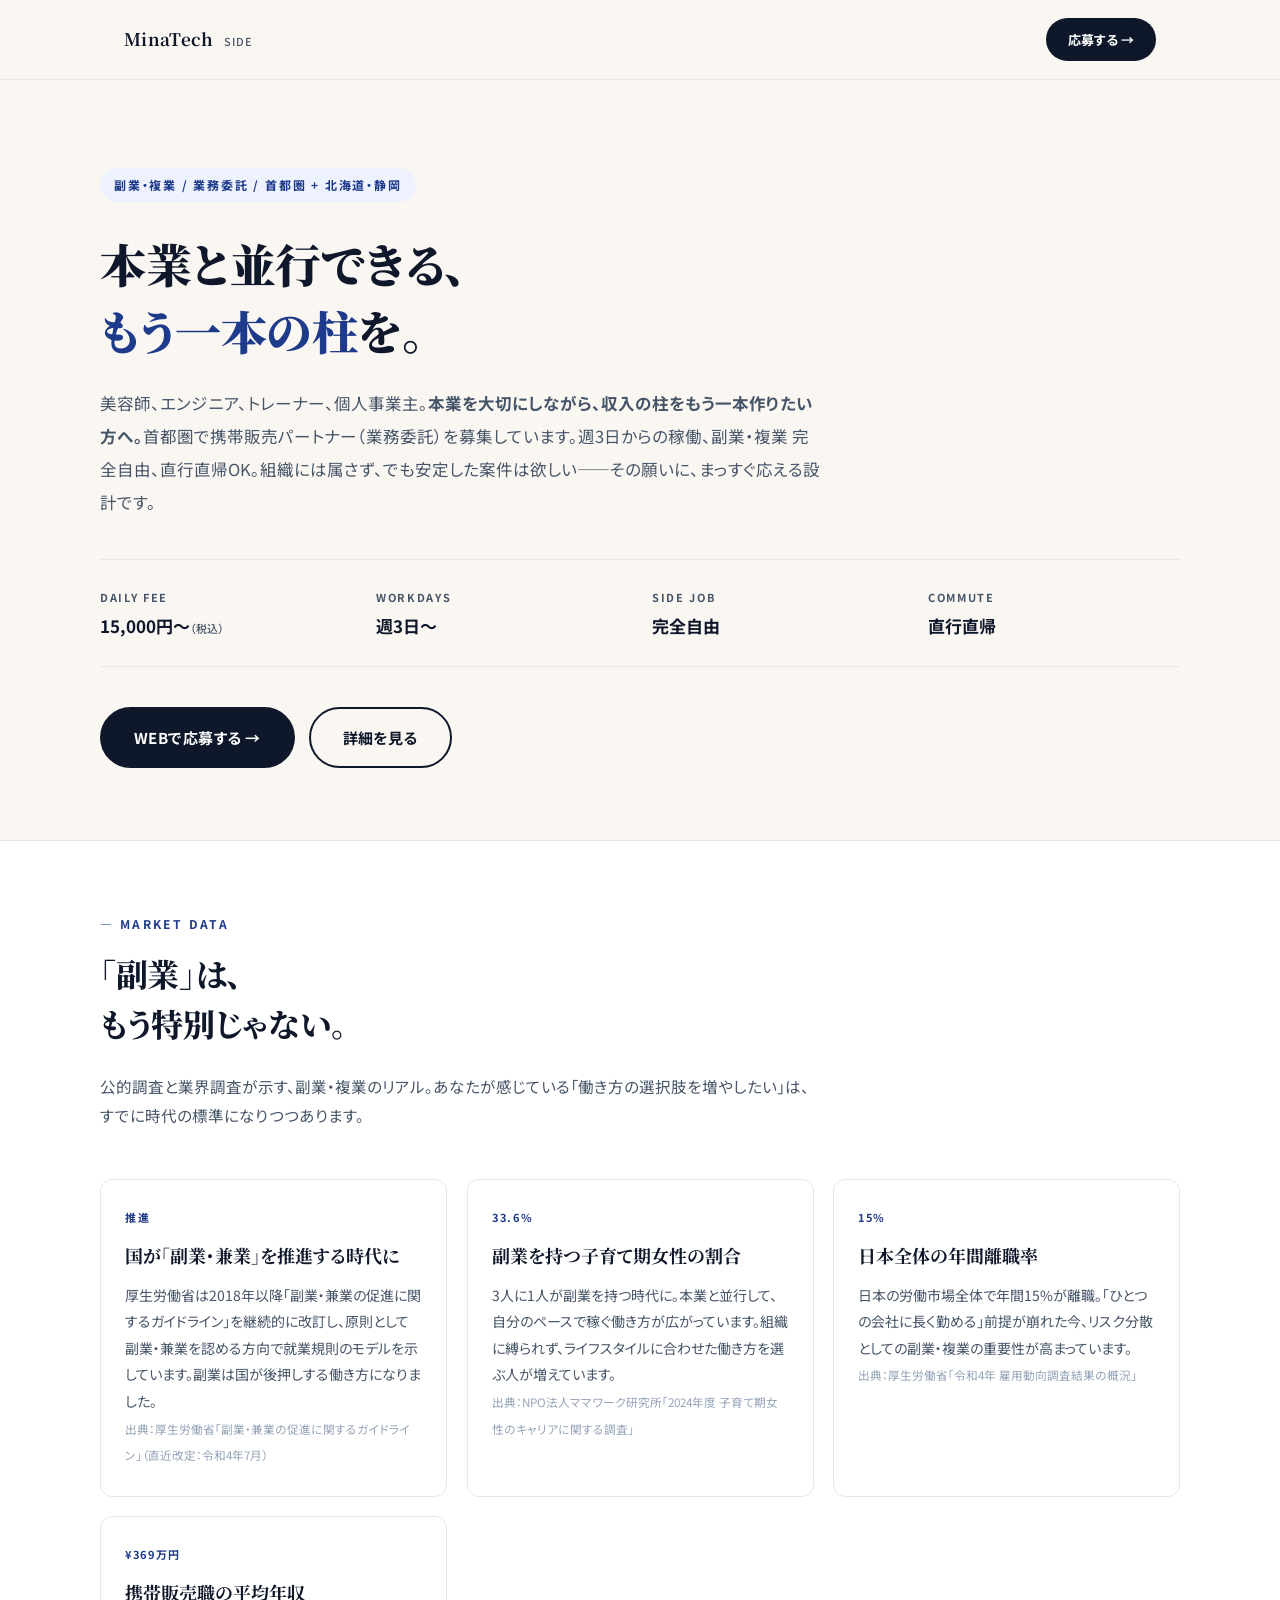
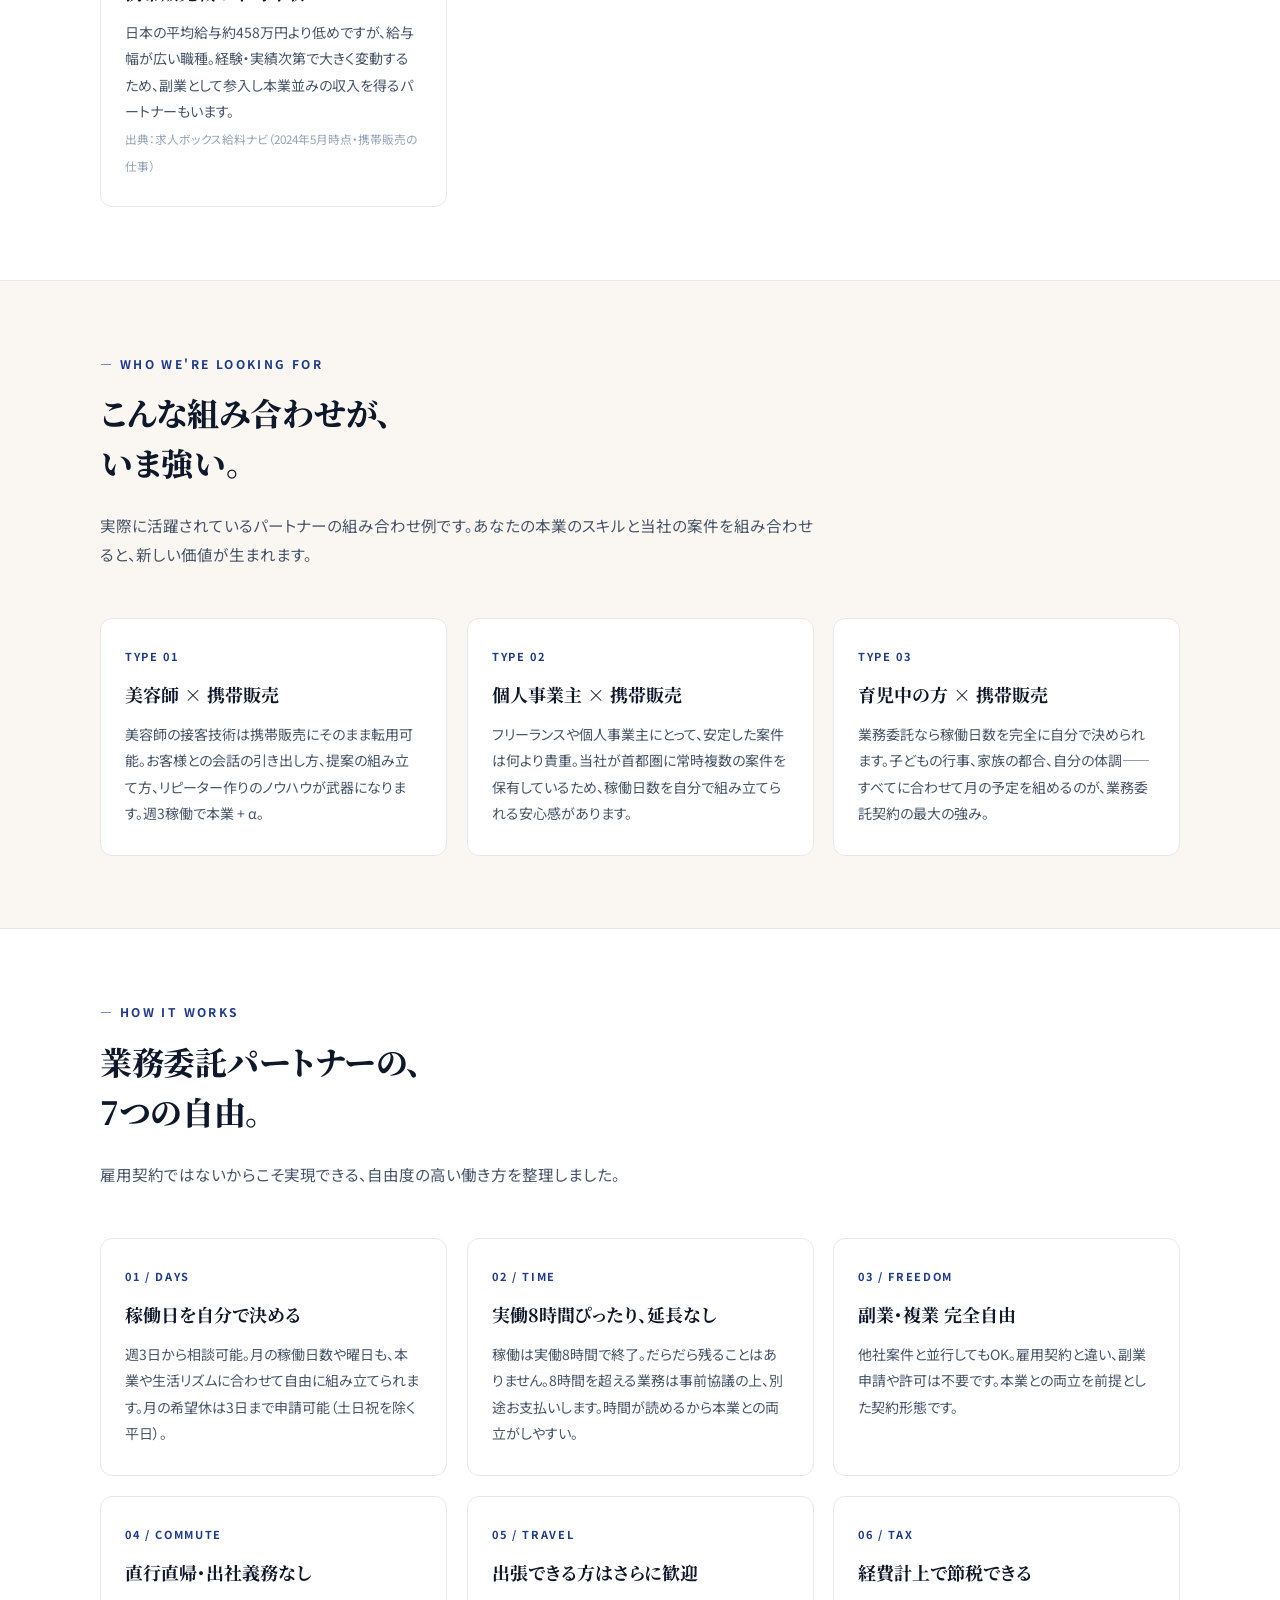
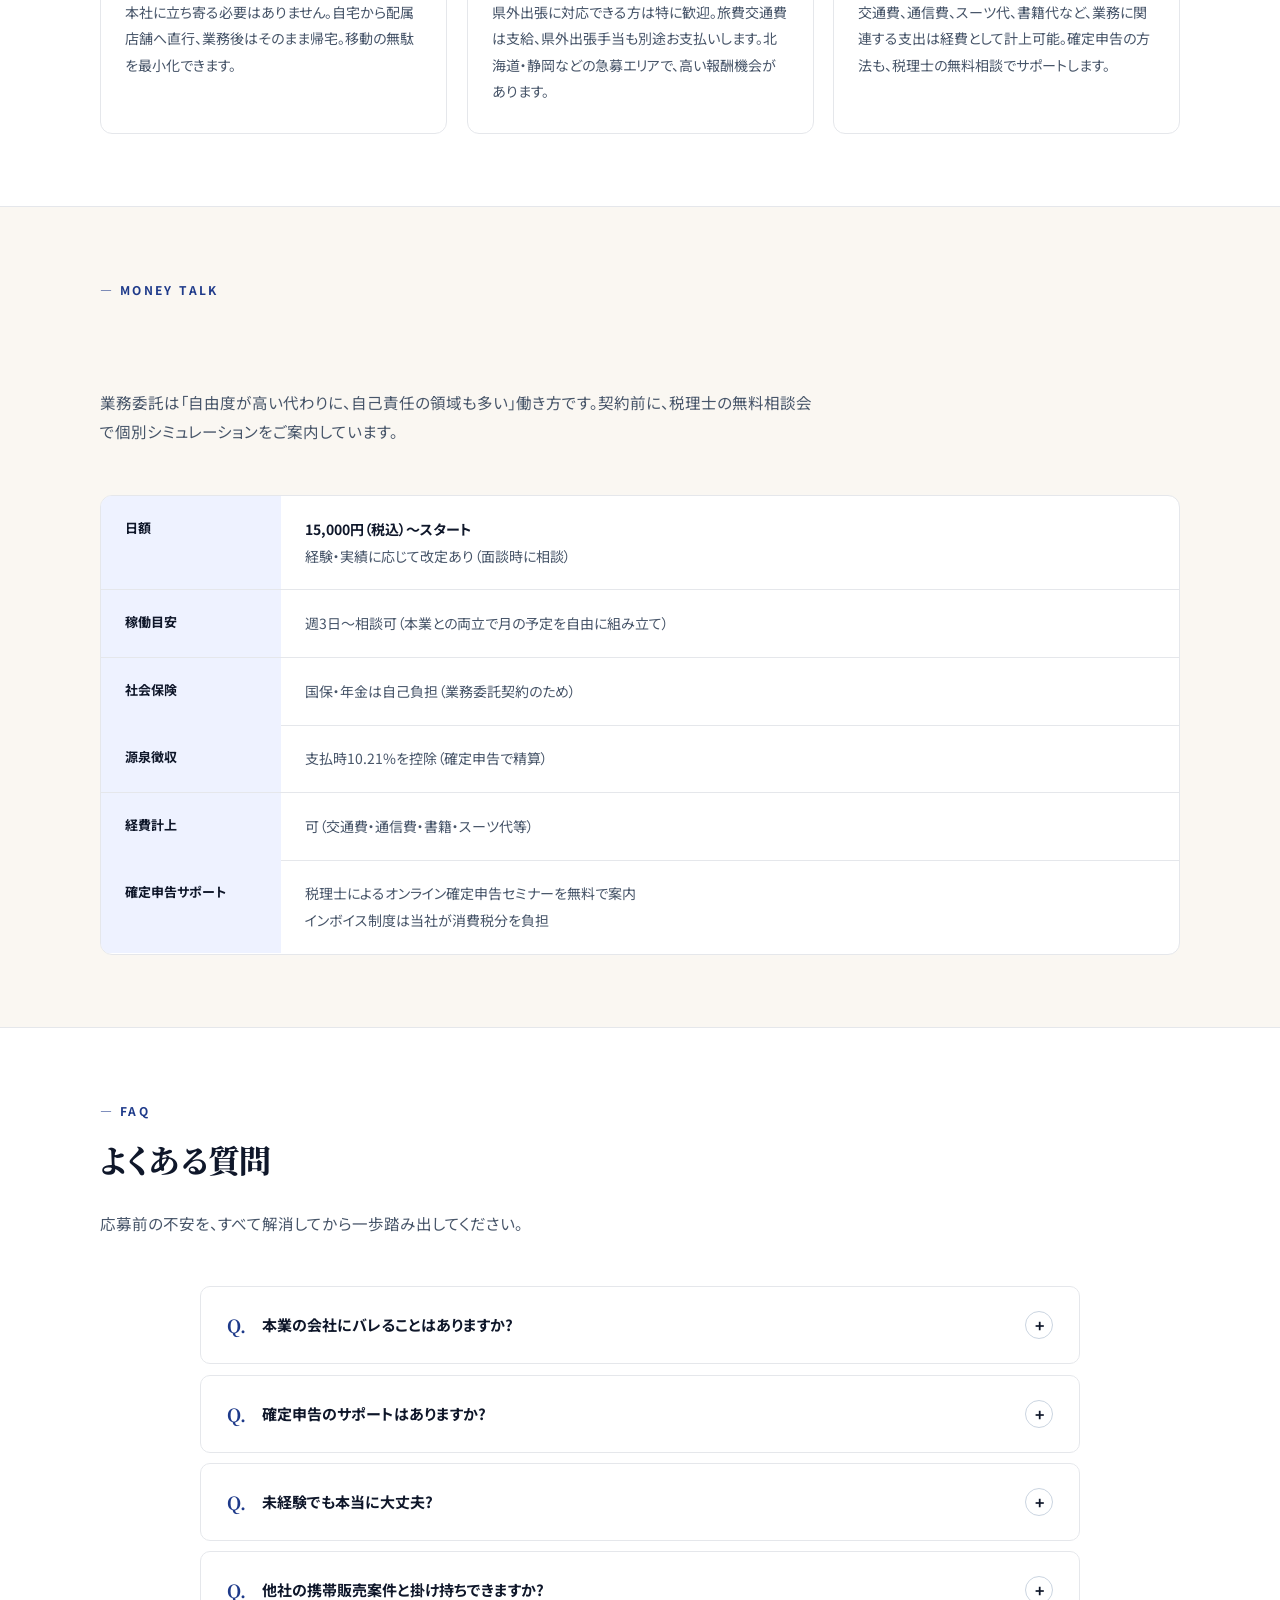
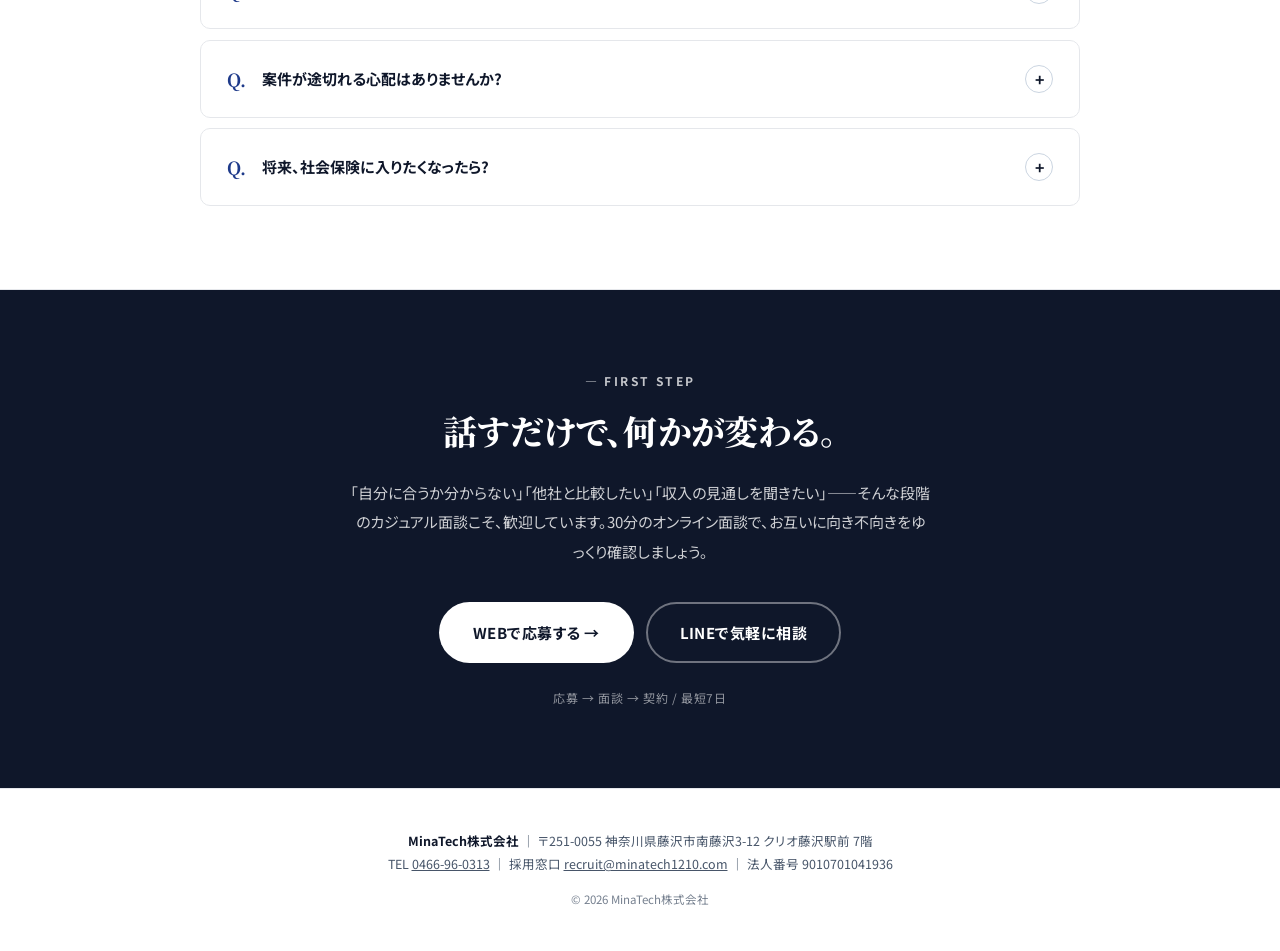
<file: side/index.html>
<!DOCTYPE html>
<html lang="ja">
<head>
<meta charset="UTF-8">
<meta name="viewport" content="width=device-width, initial-scale=1.0">
<title>副業・複業OK｜携帯販売パートナー募集｜首都圏 業務委託｜週3〜・直行直帰</title>
<meta name="description" content="副業・複業希望の方向け、首都圏の携帯販売業務委託パートナー募集。日額15,000円（税込）〜、週3日からの稼働、直行直帰、副業完全自由。北海道・静岡エリアは急募。本業と並行できる柔軟な働き方。">
<link rel="canonical" href="https://recruit-mobile.minatech1210.com/side/">
<meta property="og:title" content="副業・複業OK｜携帯販売パートナー募集｜首都圏 業務委託｜週3〜・直行直帰">
<meta property="og:description" content="副業・複業希望の方向け、首都圏の携帯販売業務委託パートナー募集。日額15,000円（税込）〜、週3日からの稼働、直行直帰、副業完全自由。">
<meta property="og:type" content="website">
<meta property="og:url" content="https://recruit-mobile.minatech1210.com/side/">
<meta property="og:image" content="https://recruit-mobile.minatech1210.com/assets/ogp/side.png">
<meta property="og:site_name" content="MinaTech MobileRecruit">
<meta property="og:locale" content="ja_JP">
<meta name="twitter:card" content="summary_large_image">
<meta name="robots" content="index,follow">
<script type="application/ld+json">
{"@context":"https://schema.org/","@type":"JobPosting","title":"携帯販売パートナー（副業・複業向け／業務委託）","description":"副業・複業希望の方向け、首都圏の携帯販売業務委託パートナーを募集。日額15,000円（税込）〜スタート。週3日〜稼働、副業完全自由、直行直帰。","employmentType":"CONTRACTOR","datePosted":"2026-05-23","validThrough":"2026-11-30T23:59:59+09:00","hiringOrganization":{"@type":"Organization","name":"MinaTech株式会社","identifier":{"@type":"PropertyValue","name":"法人番号","value":"9010701041936"},"telephone":"+81-466-96-0313","address":{"@type":"PostalAddress","postalCode":"251-0055","addressCountry":"JP","addressRegion":"神奈川県","addressLocality":"藤沢市","streetAddress":"南藤沢3-12 クリオ藤沢駅前 7階"}},"jobLocation":{"@type":"Place","address":{"@type":"PostalAddress","addressCountry":"JP","addressRegion":"東京都"}},"baseSalary":{"@type":"MonetaryAmount","currency":"JPY","value":{"@type":"QuantitativeValue","minValue":15000,"unitText":"DAY"}}}
</script>
<link rel="preconnect" href="https://fonts.googleapis.com">
<link rel="preconnect" href="https://fonts.gstatic.com" crossorigin>
<link href="https://fonts.googleapis.com/css2?family=Noto+Sans+JP:wght@400;500;700;900&family=Noto+Serif+JP:wght@700;900&display=swap" rel="stylesheet">
<link rel="stylesheet" href="/assets/theme.css">
</head>
<body data-lp="side">

<header class="lp-header">
  <div class="lp-header-inner">
    <div class="lp-logo">MinaTech<span class="sub">SIDE</span></div>
    <a href="#apply" class="lp-header-cta">応募する →</a>
  </div>
</header>

<section class="lp-hero">
  <div class="lp-hero-inner">
    <span class="lp-hero-tag" data-reveal>副業・複業 / 業務委託 / 首都圏 + 北海道・静岡</span>
    <h1 class="lp-hero-title" data-reveal>
      本業と並行できる、<br>
      <span class="accent">もう一本の柱</span>を。
    </h1>
    <p class="lp-hero-sub" data-reveal>
      美容師、エンジニア、トレーナー、個人事業主。<strong>本業を大切にしながら、収入の柱をもう一本作りたい方へ。</strong>首都圏で携帯販売パートナー（業務委託）を募集しています。週3日からの稼働、副業・複業 完全自由、直行直帰OK。組織には属さず、でも安定した案件は欲しい——その願いに、まっすぐ応える設計です。
    </p>
    <div class="lp-hero-stats" data-reveal-stagger>
      <div><div class="lp-stat-label">DAILY FEE</div><div class="lp-stat-val">15,000円〜<span style="font-size:11px;color:var(--color-ink-soft);font-weight:500;">（税込）</span></div></div>
      <div><div class="lp-stat-label">WORKDAYS</div><div class="lp-stat-val">週3日〜</div></div>
      <div><div class="lp-stat-label">SIDE JOB</div><div class="lp-stat-val">完全自由</div></div>
      <div><div class="lp-stat-label">COMMUTE</div><div class="lp-stat-val">直行直帰</div></div>
    </div>
    <div class="lp-cta-group" data-reveal>
      <a href="#" class="btn btn-primary" data-action="apply">WEBで応募する →</a>
      <a href="#apply" class="btn btn-outline">詳細を見る</a>
    </div>
  </div>
</section>

<section class="lp-section alt">
  <div class="lp-section-inner">
    <div class="section-label" data-reveal>— MARKET DATA</div>
    <h2 class="section-title" data-reveal>「副業」は、<br>もう特別じゃない。</h2>
    <p class="section-sub" data-reveal>公的調査と業界調査が示す、副業・複業のリアル。あなたが感じている「働き方の選択肢を増やしたい」は、すでに時代の標準になりつつあります。</p>
    <div class="reason-grid" data-reveal-stagger>
      <div class="reason-card">
        <div class="reason-num">推進</div>
        <h3>国が「副業・兼業」を推進する時代に</h3>
        <p>厚生労働省は2018年以降「副業・兼業の促進に関するガイドライン」を継続的に改訂し、原則として副業・兼業を認める方向で就業規則のモデルを示しています。副業は国が後押しする働き方になりました。<br><small style="color:var(--color-ink-mute);">出典：厚生労働省「副業・兼業の促進に関するガイドライン」（直近改定：令和4年7月）</small></p>
      </div>
      <div class="reason-card">
        <div class="reason-num">33.6%</div>
        <h3>副業を持つ子育て期女性の割合</h3>
        <p>3人に1人が副業を持つ時代に。本業と並行して、自分のペースで稼ぐ働き方が広がっています。組織に縛られず、ライフスタイルに合わせた働き方を選ぶ人が増えています。<br><small style="color:var(--color-ink-mute);">出典：NPO法人ママワーク研究所「2024年度 子育て期女性のキャリアに関する調査」</small></p>
      </div>
      <div class="reason-card">
        <div class="reason-num">15%</div>
        <h3>日本全体の年間離職率</h3>
        <p>日本の労働市場全体で年間15%が離職。「ひとつの会社に長く勤める」前提が崩れた今、リスク分散としての副業・複業の重要性が高まっています。<br><small style="color:var(--color-ink-mute);">出典：厚生労働省「令和4年 雇用動向調査結果の概況」</small></p>
      </div>
      <div class="reason-card">
        <div class="reason-num">¥369万円</div>
        <h3>携帯販売職の平均年収</h3>
        <p>日本の平均給与約458万円より低めですが、給与幅が広い職種。経験・実績次第で大きく変動するため、副業として参入し本業並みの収入を得るパートナーもいます。<br><small style="color:var(--color-ink-mute);">出典：求人ボックス給料ナビ（2024年5月時点・携帯販売の仕事）</small></p>
      </div>
    </div>
  </div>
</section>

<section class="lp-section">
  <div class="lp-section-inner">
    <div class="section-label" data-reveal>— WHO WE'RE LOOKING FOR</div>
    <h2 class="section-title" data-reveal>こんな組み合わせが、<br>いま強い。</h2>
    <p class="section-sub" data-reveal>実際に活躍されているパートナーの組み合わせ例です。あなたの本業のスキルと当社の案件を組み合わせると、新しい価値が生まれます。</p>
    <div class="reason-grid" data-reveal-stagger>
      <div class="reason-card">
        <div class="reason-num">TYPE 01</div>
        <h3>美容師 × 携帯販売</h3>
        <p>美容師の接客技術は携帯販売にそのまま転用可能。お客様との会話の引き出し方、提案の組み立て方、リピーター作りのノウハウが武器になります。週3稼働で本業 + α。</p>
      </div>
      <div class="reason-card">
        <div class="reason-num">TYPE 02</div>
        <h3>個人事業主 × 携帯販売</h3>
        <p>フリーランスや個人事業主にとって、安定した案件は何より貴重。当社が首都圏に常時複数の案件を保有しているため、稼働日数を自分で組み立てられる安心感があります。</p>
      </div>
      <div class="reason-card">
        <div class="reason-num">TYPE 03</div>
        <h3>育児中の方 × 携帯販売</h3>
        <p>業務委託なら稼働日数を完全に自分で決められます。子どもの行事、家族の都合、自分の体調——すべてに合わせて月の予定を組めるのが、業務委託契約の最大の強み。</p>
      </div>
    </div>
  </div>
</section>

<section class="lp-section alt">
  <div class="lp-section-inner">
    <div class="section-label" data-reveal>— HOW IT WORKS</div>
    <h2 class="section-title" data-reveal>業務委託パートナーの、<br>7つの自由。</h2>
    <p class="section-sub" data-reveal>雇用契約ではないからこそ実現できる、自由度の高い働き方を整理しました。</p>
    <div class="reason-grid" data-reveal-stagger>
      <div class="reason-card">
        <div class="reason-num">01 / DAYS</div>
        <h3>稼働日を自分で決める</h3>
        <p>週3日から相談可能。月の稼働日数や曜日も、本業や生活リズムに合わせて自由に組み立てられます。月の希望休は3日まで申請可能（土日祝を除く平日）。</p>
      </div>
      <div class="reason-card">
        <div class="reason-num">02 / TIME</div>
        <h3>実働8時間ぴったり、延長なし</h3>
        <p>稼働は実働8時間で終了。だらだら残ることはありません。8時間を超える業務は事前協議の上、別途お支払いします。時間が読めるから本業との両立がしやすい。</p>
      </div>
      <div class="reason-card">
        <div class="reason-num">03 / FREEDOM</div>
        <h3>副業・複業 完全自由</h3>
        <p>他社案件と並行してもOK。雇用契約と違い、副業申請や許可は不要です。本業との両立を前提とした契約形態です。</p>
      </div>
      <div class="reason-card">
        <div class="reason-num">04 / COMMUTE</div>
        <h3>直行直帰・出社義務なし</h3>
        <p>本社に立ち寄る必要はありません。自宅から配属店舗へ直行、業務後はそのまま帰宅。移動の無駄を最小化できます。</p>
      </div>
      <div class="reason-card">
        <div class="reason-num">05 / TRAVEL</div>
        <h3>出張できる方はさらに歓迎</h3>
        <p>県外出張に対応できる方は特に歓迎。旅費交通費は支給、県外出張手当も別途お支払いします。北海道・静岡などの急募エリアで、高い報酬機会があります。</p>
      </div>
      <div class="reason-card">
        <div class="reason-num">06 / TAX</div>
        <h3>経費計上で節税できる</h3>
        <p>交通費、通信費、スーツ代、書籍代など、業務に関連する支出は経費として計上可能。確定申告の方法も、税理士の無料相談でサポートします。</p>
      </div>
    </div>
  </div>
</section>

<section class="lp-section">
  <div class="lp-section-inner">
    <div class="section-label" data-reveal>— MONEY TALK</div>
    <h2 class="section-title" data-reveal>業務委託の、本当の話。</h2>
    <p class="section-sub" data-reveal>業務委託は「自由度が高い代わりに、自己責任の領域も多い」働き方です。契約前に、税理士の無料相談会で個別シミュレーションをご案内しています。</p>
    <div class="data-table" data-reveal-stagger>
      <div class="data-row"><div class="data-key">日額</div><div class="data-val"><strong>15,000円（税込）〜スタート</strong><br>経験・実績に応じて改定あり（面談時に相談）</div></div>
      <div class="data-row"><div class="data-key">稼働目安</div><div class="data-val">週3日〜相談可（本業との両立で月の予定を自由に組み立て）</div></div>
      <div class="data-row"><div class="data-key">社会保険</div><div class="data-val">国保・年金は自己負担（業務委託契約のため）</div></div>
      <div class="data-row"><div class="data-key">源泉徴収</div><div class="data-val">支払時10.21%を控除（確定申告で精算）</div></div>
      <div class="data-row"><div class="data-key">経費計上</div><div class="data-val">可（交通費・通信費・書籍・スーツ代等）</div></div>
      <div class="data-row"><div class="data-key">確定申告サポート</div><div class="data-val">税理士によるオンライン確定申告セミナーを無料で案内<br>インボイス制度は当社が消費税分を負担</div></div>
    </div>
  </div>
</section>

<section class="lp-section alt">
  <div class="lp-section-inner">
    <div class="section-label" data-reveal>— FAQ</div>
    <h2 class="section-title" data-reveal>よくある質問</h2>
    <p class="section-sub" data-reveal>応募前の不安を、すべて解消してから一歩踏み出してください。</p>
    <div class="faq-list" data-reveal-stagger>
      <div class="faq-item">
        <div class="faq-q"><span class="faq-q-text">本業の会社にバレることはありますか?</span><span class="faq-toggle">+</span></div>
        <div class="faq-a"><div class="faq-a-inner">基本的には、確定申告時の住民税の納付方法を「自分で納付（普通徴収）」に切り替えることで、本業の給与から差し引かれる住民税額に副業分が反映されないようにできます。ただし会社の就業規則で副業が禁止されている場合はご注意ください。契約前に税理士の無料相談会で個別にご案内します。</div></div>
      </div>
      <div class="faq-item">
        <div class="faq-q"><span class="faq-q-text">確定申告のサポートはありますか?</span><span class="faq-toggle">+</span></div>
        <div class="faq-a"><div class="faq-a-inner">はい、契約時に税理士によるオンライン確定申告セミナーをご案内します。インボイス制度についても、当社が消費税分を負担する仕組みを用意しているため、登録の有無に関わらず安心して契約できます。</div></div>
      </div>
      <div class="faq-item">
        <div class="faq-q"><span class="faq-q-text">未経験でも本当に大丈夫?</span><span class="faq-toggle">+</span></div>
        <div class="faq-a"><div class="faq-a-inner">はい、未経験の方も歓迎しています。商品知識・接客フロー・契約手続きまで、研修期間を通じて段階的に学べる仕組みです。研修期間中も日額報酬が保証されます。現場では案件責任者がサポートに入ります。</div></div>
      </div>
      <div class="faq-item">
        <div class="faq-q"><span class="faq-q-text">他社の携帯販売案件と掛け持ちできますか?</span><span class="faq-toggle">+</span></div>
        <div class="faq-a"><div class="faq-a-inner">業務委託契約のため、他社案件との並行は禁止していません。実際に複数の販売案件を掛け持ちされているパートナーもいらっしゃいます。ただし当社案件の業務遂行に支障が出ない範囲でお願いしています。</div></div>
      </div>
      <div class="faq-item">
        <div class="faq-q"><span class="faq-q-text">案件が途切れる心配はありませんか?</span><span class="faq-toggle">+</span></div>
        <div class="faq-a"><div class="faq-a-inner">首都圏に常時複数の案件を保有しているため、継続的な稼働機会を提供できます。フリーランスにとって最大の不安「仕事が途切れる」リスクを、運営側で吸収するのが当社の役割と考えています。</div></div>
      </div>
      <div class="faq-item">
        <div class="faq-q"><span class="faq-q-text">将来、社会保険に入りたくなったら?</span><span class="faq-toggle">+</span></div>
        <div class="faq-a"><div class="faq-a-inner">年1回、雇用形態の切り替え申請が可能です。ライフイベント（結婚・出産・介護など）で「社会保険に入りたい」というタイミングで、契約社員や正社員へ切り替えることができます。退路があるからこそ、安心して業務委託を選べます。</div></div>
      </div>
    </div>
  </div>
</section>

<section class="apply-section" id="apply">
  <div class="apply-inner">
    <div class="section-label" data-reveal>— FIRST STEP</div>
    <h2 data-reveal>話すだけで、何かが変わる。</h2>
    <p data-reveal>「自分に合うか分からない」「他社と比較したい」「収入の見通しを聞きたい」——そんな段階のカジュアル面談こそ、歓迎しています。30分のオンライン面談で、お互いに向き不向きをゆっくり確認しましょう。</p>
    <div class="apply-btns" data-reveal>
      <a href="#" class="btn btn-primary" data-action="apply">WEBで応募する →</a>
      <a href="#" class="btn btn-outline" data-action="line">LINEで気軽に相談</a>
    </div>
    <div class="apply-note">応募 → 面談 → 契約 / 最短7日</div>
  </div>
</section>

<footer class="lp-footer">
  <div class="container">
    <div class="lp-footer-company">
      <strong>MinaTech株式会社</strong> ｜ 〒251-0055 神奈川県藤沢市南藤沢3-12 クリオ藤沢駅前 7階<br>
      TEL <a href="tel:0466960313">0466-96-0313</a> ｜ 採用窓口 <a href="mailto:recruit@minatech1210.com">recruit@minatech1210.com</a> ｜ 法人番号 9010701041936
    </div>
    <div class="lp-footer-copy">© 2026 MinaTech株式会社</div>
  </div>
</footer>

<script defer src="/assets/config.js"></script>
<script defer src="/assets/recruit-common.js"></script>

</body>
</html>
</file>
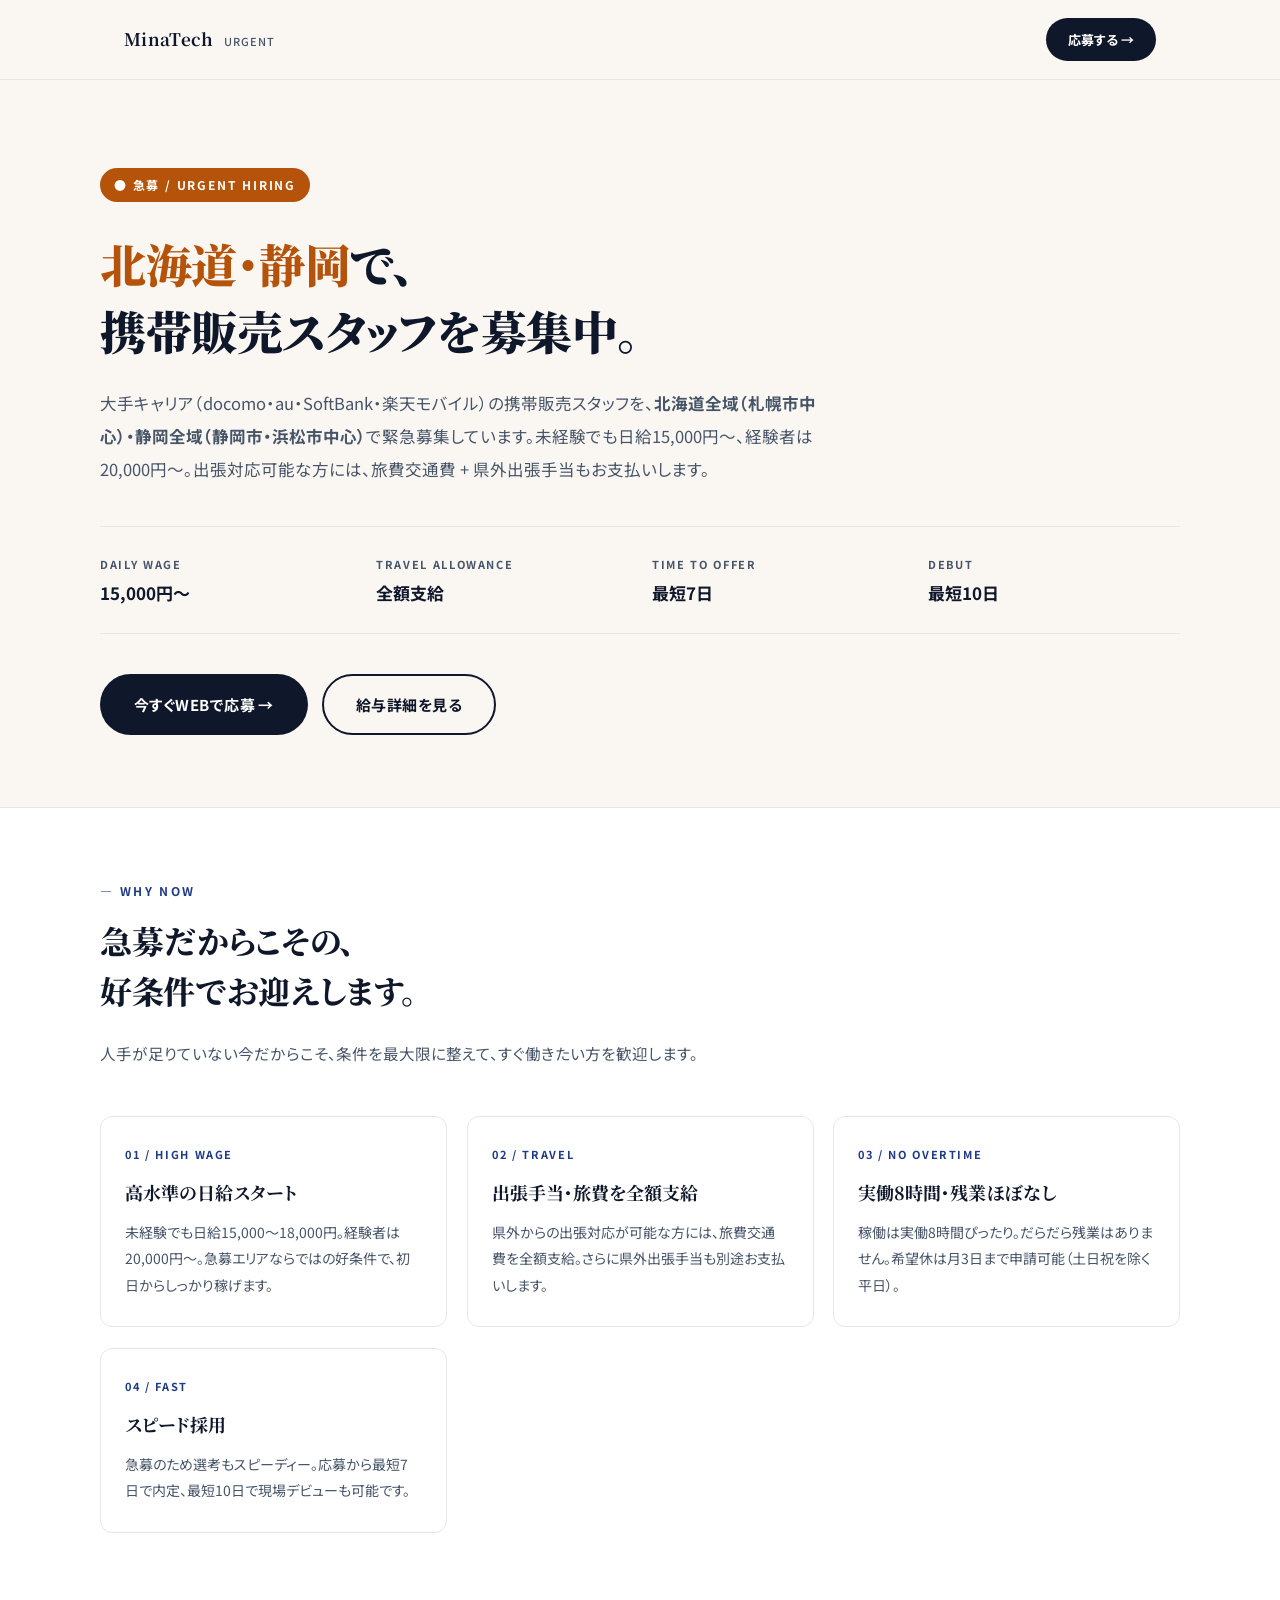
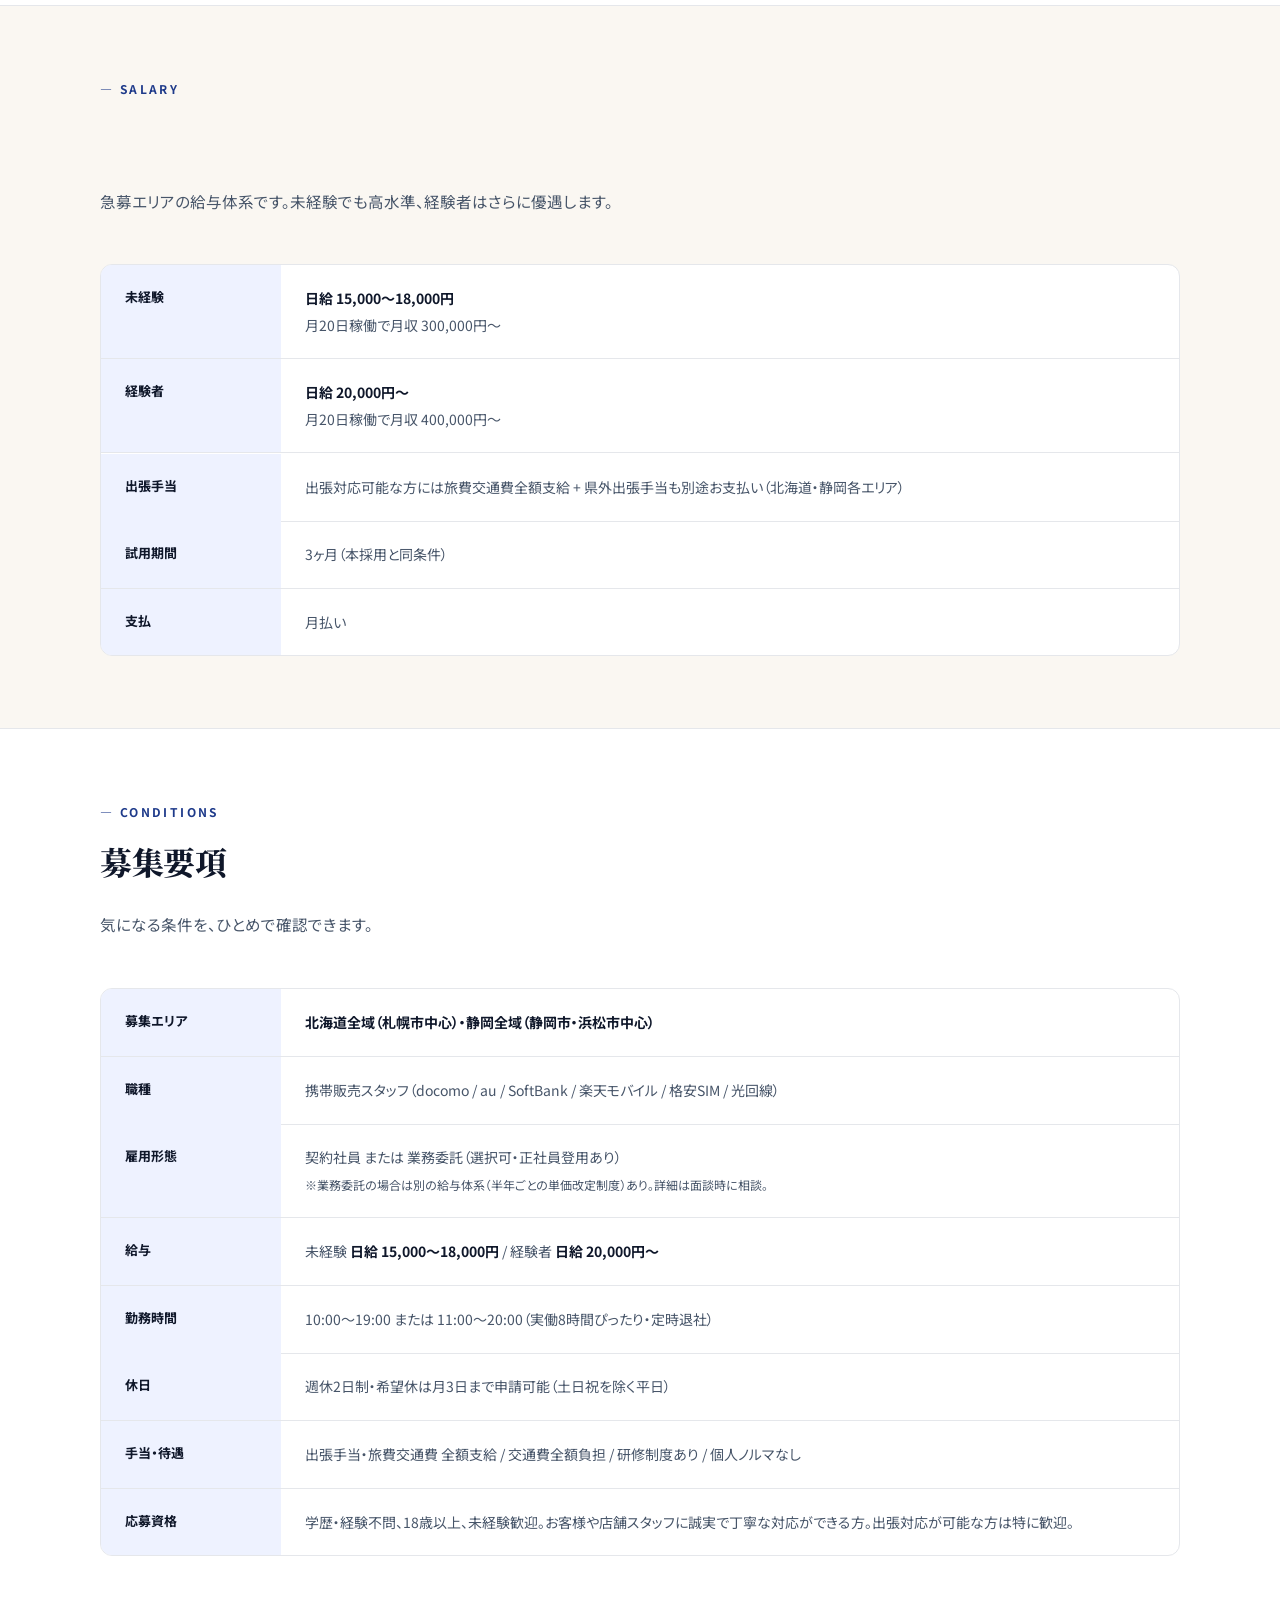
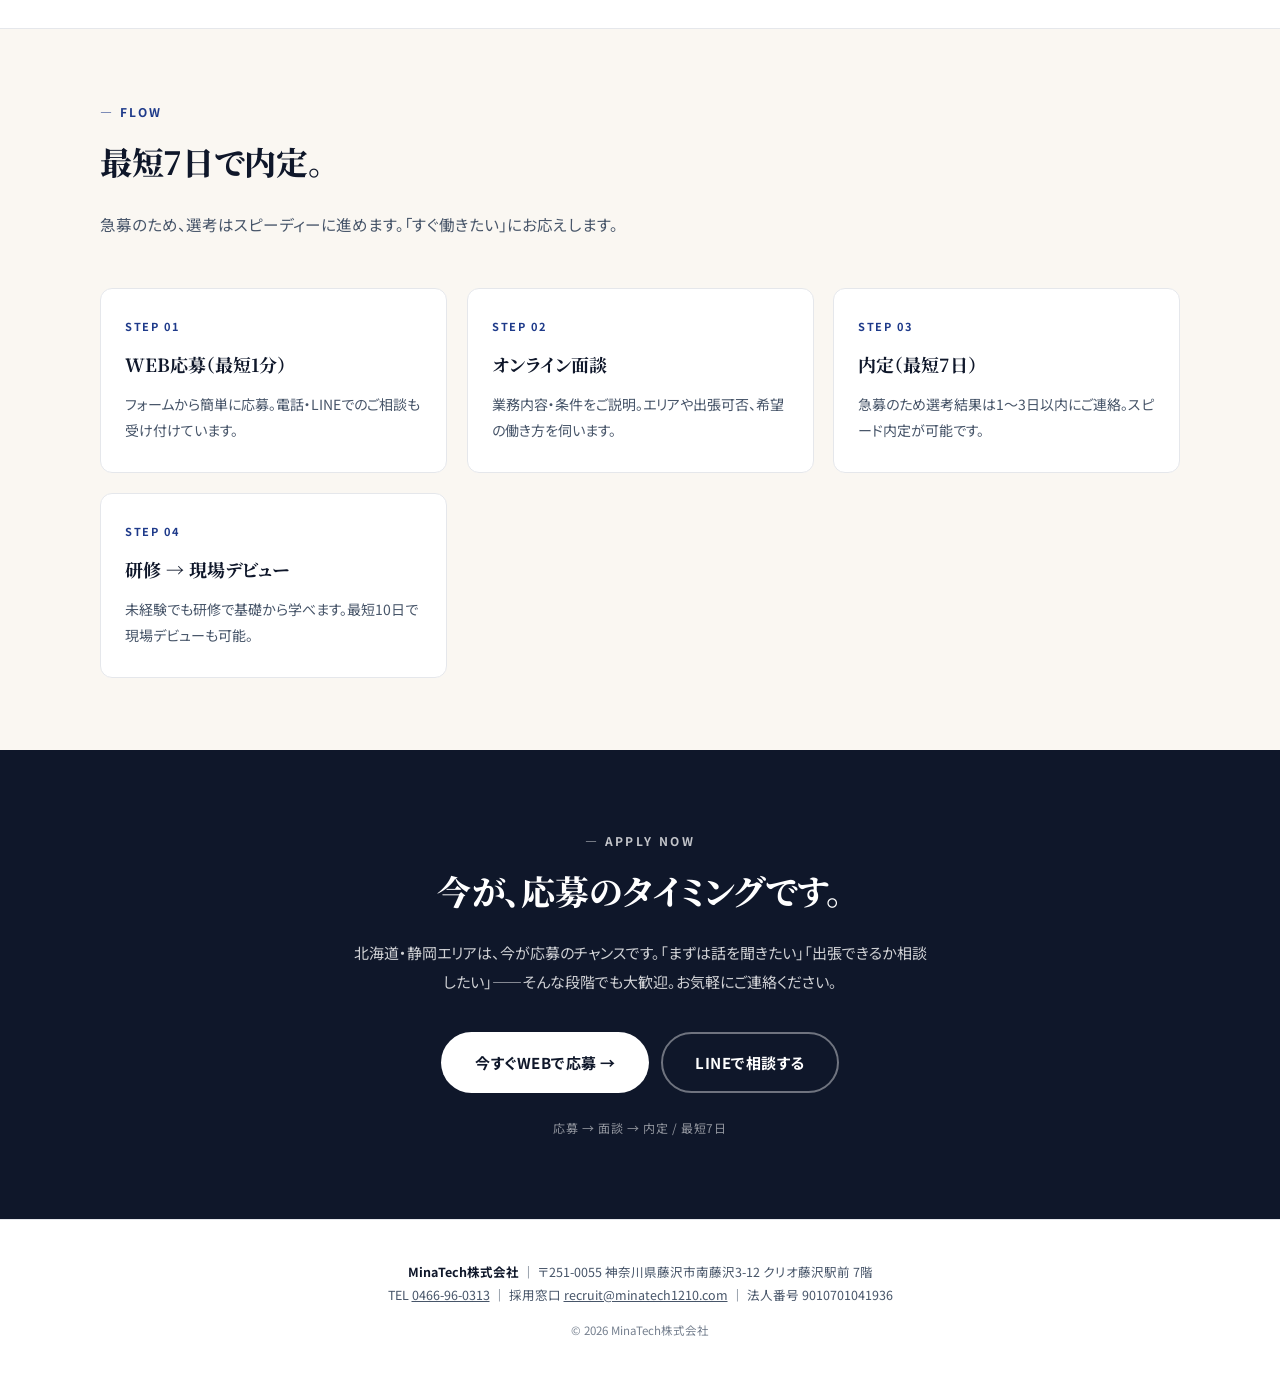
<file: urgent/index.html>
<!DOCTYPE html>
<html lang="ja">
<head>
<meta charset="UTF-8">
<meta name="viewport" content="width=device-width, initial-scale=1.0">
<title>【急募】北海道・静岡 携帯販売スタッフ｜日給15,000円〜・出張手当あり</title>
<meta name="description" content="北海道全域・静岡全域で携帯販売スタッフを緊急募集。日給15,000〜18,000円(未経験)、経験者20,000円〜。出張手当・旅費交通費支給、実働8時間・直行直帰。未経験OK。">
<link rel="canonical" href="https://recruit-mobile.minatech1210.com/urgent/">
<meta property="og:title" content="【急募】北海道・静岡 携帯販売スタッフ｜日給15,000円〜・出張手当あり">
<meta property="og:description" content="北海道全域・静岡全域で携帯販売スタッフを緊急募集。日給15,000〜18,000円（未経験）／20,000円〜（経験者）。出張手当・旅費交通費支給、実働8時間・直行直帰。">
<meta property="og:type" content="website">
<meta property="og:url" content="https://recruit-mobile.minatech1210.com/urgent/">
<meta property="og:image" content="https://recruit-mobile.minatech1210.com/assets/ogp/urgent.png">
<meta property="og:site_name" content="MinaTech MobileRecruit">
<meta property="og:locale" content="ja_JP">
<meta name="twitter:card" content="summary_large_image">
<meta name="robots" content="index,follow">
<script type="application/ld+json">
{"@context":"https://schema.org/","@type":"JobPosting","title":"携帯販売スタッフ（北海道・静岡 急募）","description":"北海道全域・静岡全域で携帯販売スタッフを緊急募集。日給15,000〜18,000円（未経験）／20,000円〜（経験者）。出張手当・旅費交通費支給。","employmentType":"CONTRACTOR","datePosted":"2026-05-23","validThrough":"2026-11-30T23:59:59+09:00","hiringOrganization":{"@type":"Organization","name":"MinaTech株式会社","identifier":{"@type":"PropertyValue","name":"法人番号","value":"9010701041936"},"telephone":"+81-466-96-0313","address":{"@type":"PostalAddress","postalCode":"251-0055","addressCountry":"JP","addressRegion":"神奈川県","addressLocality":"藤沢市","streetAddress":"南藤沢3-12 クリオ藤沢駅前 7階"}},"jobLocation":[{"@type":"Place","address":{"@type":"PostalAddress","addressCountry":"JP","addressRegion":"北海道"}},{"@type":"Place","address":{"@type":"PostalAddress","addressCountry":"JP","addressRegion":"静岡県"}}],"baseSalary":{"@type":"MonetaryAmount","currency":"JPY","value":{"@type":"QuantitativeValue","minValue":15000,"maxValue":20000,"unitText":"DAY"}}}
</script>
<link rel="preconnect" href="https://fonts.googleapis.com">
<link rel="preconnect" href="https://fonts.gstatic.com" crossorigin>
<link href="https://fonts.googleapis.com/css2?family=Noto+Sans+JP:wght@400;500;700;900&family=Noto+Serif+JP:wght@700;900&display=swap" rel="stylesheet">
<link rel="stylesheet" href="/assets/theme.css">
<style>
/* urgent LP local override: 急募バッジのみ warm red アクセント */
.urgent-badge {
  display: inline-block;
  padding: 6px 14px;
  background: #B45309;
  color: white;
  font-size: 12px; font-weight: 700;
  letter-spacing: 0.15em;
  border-radius: 100px;
  margin-bottom: 28px;
}
.area-emphasis {
  color: #B45309;
  font-weight: 900;
}
</style>
</head>
<body data-lp="urgent">

<header class="lp-header">
  <div class="lp-header-inner">
    <div class="lp-logo">MinaTech<span class="sub">URGENT</span></div>
    <a href="#apply" class="lp-header-cta">応募する →</a>
  </div>
</header>

<section class="lp-hero">
  <div class="lp-hero-inner">
    <span class="urgent-badge" data-reveal>● 急募 / URGENT HIRING</span>
    <h1 class="lp-hero-title" data-reveal>
      <span class="area-emphasis">北海道・静岡</span>で、<br>
      携帯販売スタッフを募集中。
    </h1>
    <p class="lp-hero-sub" data-reveal>
      大手キャリア（docomo・au・SoftBank・楽天モバイル）の携帯販売スタッフを、<strong>北海道全域（札幌市中心）・静岡全域（静岡市・浜松市中心）</strong>で緊急募集しています。未経験でも日給15,000円〜、経験者は20,000円〜。出張対応可能な方には、旅費交通費 + 県外出張手当もお支払いします。
    </p>
    <div class="lp-hero-stats" data-reveal-stagger>
      <div><div class="lp-stat-label">DAILY WAGE</div><div class="lp-stat-val">15,000円〜</div></div>
      <div><div class="lp-stat-label">TRAVEL ALLOWANCE</div><div class="lp-stat-val">全額支給</div></div>
      <div><div class="lp-stat-label">TIME TO OFFER</div><div class="lp-stat-val">最短7日</div></div>
      <div><div class="lp-stat-label">DEBUT</div><div class="lp-stat-val">最短10日</div></div>
    </div>
    <div class="lp-cta-group" data-reveal>
      <a href="#" class="btn btn-primary" data-action="apply">今すぐWEBで応募 →</a>
      <a href="#apply" class="btn btn-outline">給与詳細を見る</a>
    </div>
  </div>
</section>

<section class="lp-section alt">
  <div class="lp-section-inner">
    <div class="section-label" data-reveal>— WHY NOW</div>
    <h2 class="section-title" data-reveal>急募だからこその、<br>好条件でお迎えします。</h2>
    <p class="section-sub" data-reveal>人手が足りていない今だからこそ、条件を最大限に整えて、すぐ働きたい方を歓迎します。</p>
    <div class="reason-grid" data-reveal-stagger>
      <div class="reason-card">
        <div class="reason-num">01 / HIGH WAGE</div>
        <h3>高水準の日給スタート</h3>
        <p>未経験でも日給15,000〜18,000円。経験者は20,000円〜。急募エリアならではの好条件で、初日からしっかり稼げます。</p>
      </div>
      <div class="reason-card">
        <div class="reason-num">02 / TRAVEL</div>
        <h3>出張手当・旅費を全額支給</h3>
        <p>県外からの出張対応が可能な方には、旅費交通費を全額支給。さらに県外出張手当も別途お支払いします。</p>
      </div>
      <div class="reason-card">
        <div class="reason-num">03 / NO OVERTIME</div>
        <h3>実働8時間・残業ほぼなし</h3>
        <p>稼働は実働8時間ぴったり。だらだら残業はありません。希望休は月3日まで申請可能（土日祝を除く平日）。</p>
      </div>
      <div class="reason-card">
        <div class="reason-num">04 / FAST</div>
        <h3>スピード採用</h3>
        <p>急募のため選考もスピーディー。応募から最短7日で内定、最短10日で現場デビューも可能です。</p>
      </div>
    </div>
  </div>
</section>

<section class="lp-section">
  <div class="lp-section-inner">
    <div class="section-label" data-reveal>— SALARY</div>
    <h2 class="section-title" data-reveal>給与の詳細。</h2>
    <p class="section-sub" data-reveal>急募エリアの給与体系です。未経験でも高水準、経験者はさらに優遇します。</p>
    <div class="data-table" data-reveal-stagger>
      <div class="data-row"><div class="data-key">未経験</div><div class="data-val"><strong>日給 15,000〜18,000円</strong><br>月20日稼働で月収 300,000円〜</div></div>
      <div class="data-row"><div class="data-key">経験者</div><div class="data-val"><strong>日給 20,000円〜</strong><br>月20日稼働で月収 400,000円〜</div></div>
      <div class="data-row"><div class="data-key">出張手当</div><div class="data-val">出張対応可能な方には旅費交通費全額支給 + 県外出張手当も別途お支払い（北海道・静岡各エリア）</div></div>
      <div class="data-row"><div class="data-key">試用期間</div><div class="data-val">3ヶ月（本採用と同条件）</div></div>
      <div class="data-row"><div class="data-key">支払</div><div class="data-val">月払い</div></div>
    </div>
  </div>
</section>

<section class="lp-section alt">
  <div class="lp-section-inner">
    <div class="section-label" data-reveal>— CONDITIONS</div>
    <h2 class="section-title" data-reveal>募集要項</h2>
    <p class="section-sub" data-reveal>気になる条件を、ひとめで確認できます。</p>
    <div class="data-table" data-reveal-stagger>
      <div class="data-row"><div class="data-key">募集エリア</div><div class="data-val"><strong>北海道全域（札幌市中心）・静岡全域（静岡市・浜松市中心）</strong></div></div>
      <div class="data-row"><div class="data-key">職種</div><div class="data-val">携帯販売スタッフ（docomo / au / SoftBank / 楽天モバイル / 格安SIM / 光回線）</div></div>
      <div class="data-row"><div class="data-key">雇用形態</div><div class="data-val">契約社員 または 業務委託（選択可・正社員登用あり）<br><small>※業務委託の場合は別の給与体系（半年ごとの単価改定制度）あり。詳細は面談時に相談。</small></div></div>
      <div class="data-row"><div class="data-key">給与</div><div class="data-val">未経験 <strong>日給 15,000〜18,000円</strong> / 経験者 <strong>日給 20,000円〜</strong></div></div>
      <div class="data-row"><div class="data-key">勤務時間</div><div class="data-val">10:00〜19:00 または 11:00〜20:00（実働8時間ぴったり・定時退社）</div></div>
      <div class="data-row"><div class="data-key">休日</div><div class="data-val">週休2日制・希望休は月3日まで申請可能（土日祝を除く平日）</div></div>
      <div class="data-row"><div class="data-key">手当・待遇</div><div class="data-val">出張手当・旅費交通費 全額支給 / 交通費全額負担 / 研修制度あり / 個人ノルマなし</div></div>
      <div class="data-row"><div class="data-key">応募資格</div><div class="data-val">学歴・経験不問、18歳以上、未経験歓迎。お客様や店舗スタッフに誠実で丁寧な対応ができる方。出張対応が可能な方は特に歓迎。</div></div>
    </div>
  </div>
</section>

<section class="lp-section">
  <div class="lp-section-inner">
    <div class="section-label" data-reveal>— FLOW</div>
    <h2 class="section-title" data-reveal>最短7日で内定。</h2>
    <p class="section-sub" data-reveal>急募のため、選考はスピーディーに進めます。「すぐ働きたい」にお応えします。</p>
    <div class="reason-grid" data-reveal-stagger>
      <div class="reason-card">
        <div class="reason-num">STEP 01</div>
        <h3>WEB応募（最短1分）</h3>
        <p>フォームから簡単に応募。電話・LINEでのご相談も受け付けています。</p>
      </div>
      <div class="reason-card">
        <div class="reason-num">STEP 02</div>
        <h3>オンライン面談</h3>
        <p>業務内容・条件をご説明。エリアや出張可否、希望の働き方を伺います。</p>
      </div>
      <div class="reason-card">
        <div class="reason-num">STEP 03</div>
        <h3>内定（最短7日）</h3>
        <p>急募のため選考結果は1〜3日以内にご連絡。スピード内定が可能です。</p>
      </div>
      <div class="reason-card">
        <div class="reason-num">STEP 04</div>
        <h3>研修 → 現場デビュー</h3>
        <p>未経験でも研修で基礎から学べます。最短10日で現場デビューも可能。</p>
      </div>
    </div>
  </div>
</section>

<section class="apply-section" id="apply">
  <div class="apply-inner">
    <div class="section-label" data-reveal>— APPLY NOW</div>
    <h2 data-reveal>今が、応募のタイミングです。</h2>
    <p data-reveal>北海道・静岡エリアは、今が応募のチャンスです。「まずは話を聞きたい」「出張できるか相談したい」——そんな段階でも大歓迎。お気軽にご連絡ください。</p>
    <div class="apply-btns" data-reveal>
      <a href="#" class="btn btn-primary" data-action="apply">今すぐWEBで応募 →</a>
      <a href="#" class="btn btn-outline" data-action="line">LINEで相談する</a>
    </div>
    <div class="apply-note">応募 → 面談 → 内定 / 最短7日</div>
  </div>
</section>

<footer class="lp-footer">
  <div class="container">
    <div class="lp-footer-company">
      <strong>MinaTech株式会社</strong> ｜ 〒251-0055 神奈川県藤沢市南藤沢3-12 クリオ藤沢駅前 7階<br>
      TEL <a href="tel:0466960313">0466-96-0313</a> ｜ 採用窓口 <a href="mailto:recruit@minatech1210.com">recruit@minatech1210.com</a> ｜ 法人番号 9010701041936
    </div>
    <div class="lp-footer-copy">© 2026 MinaTech株式会社</div>
  </div>
</footer>

<script defer src="/assets/config.js"></script>
<script defer src="/assets/recruit-common.js"></script>

</body>
</html>
</file>
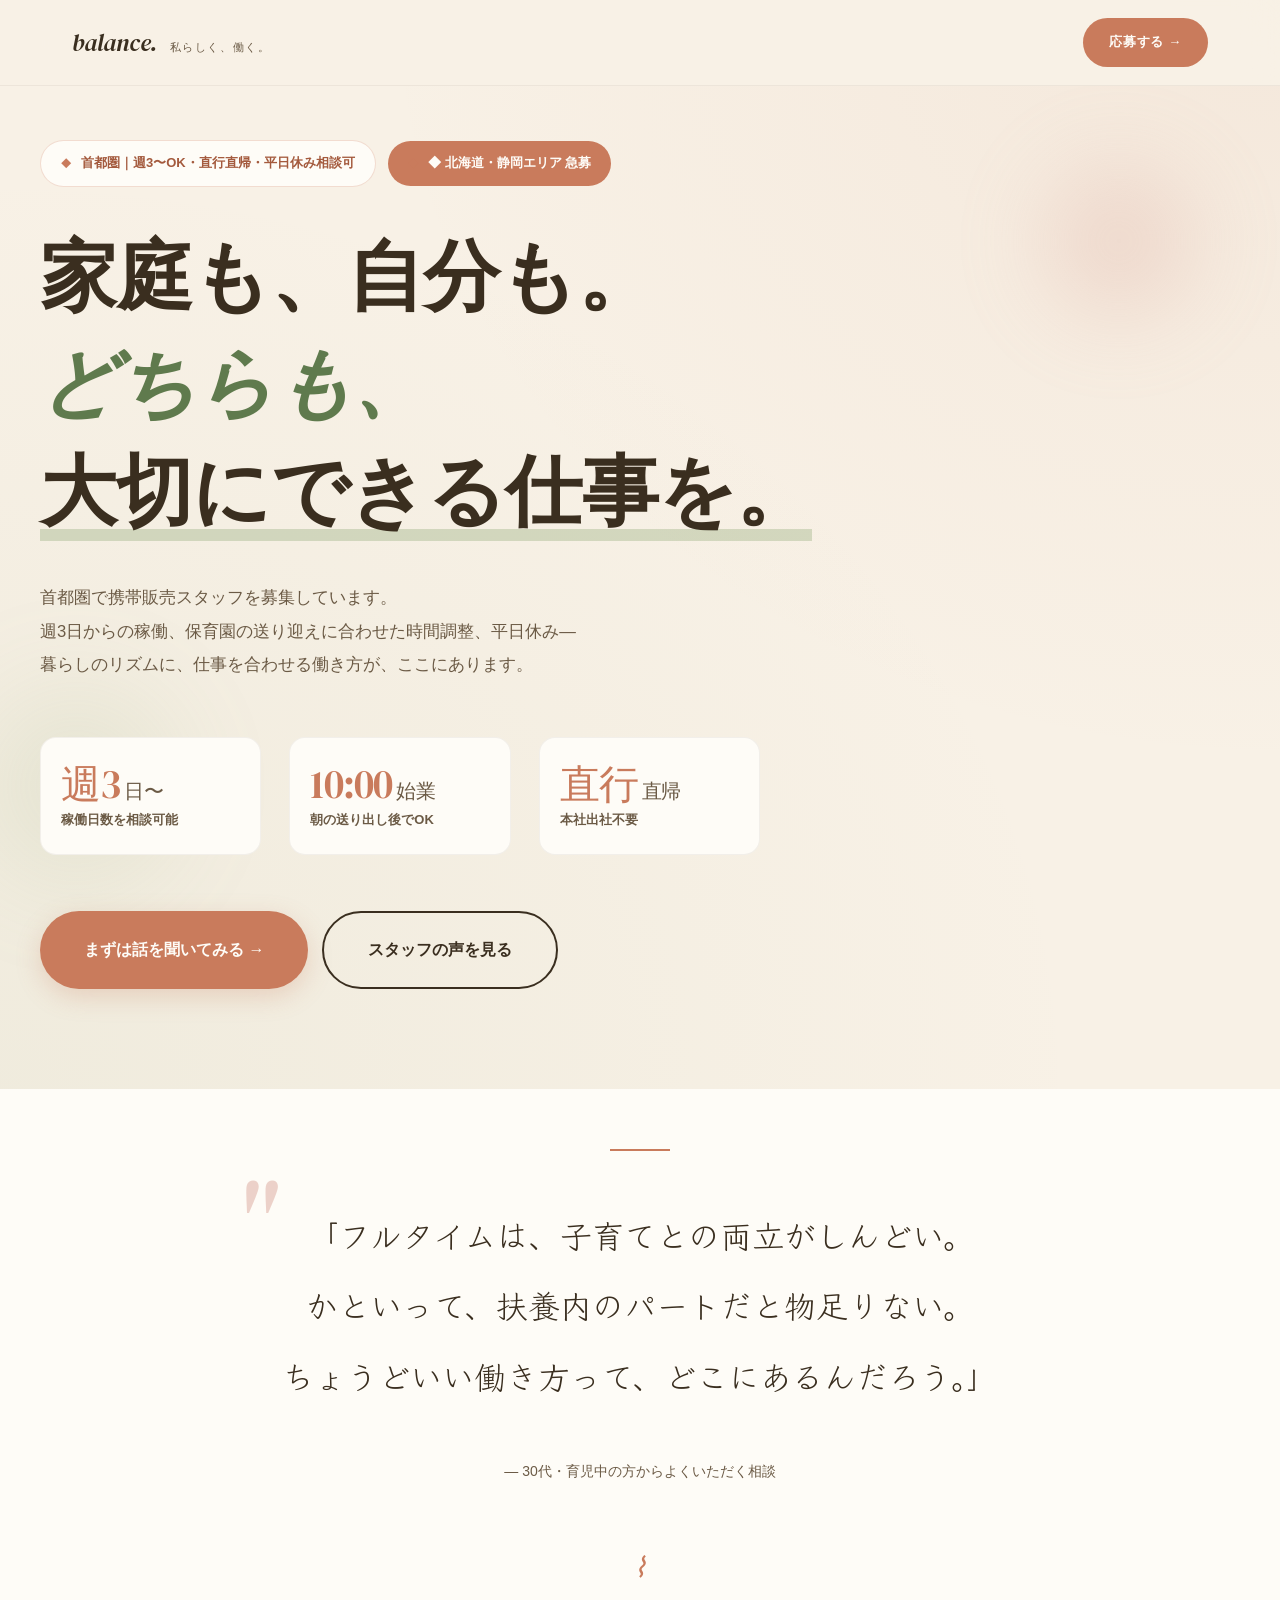
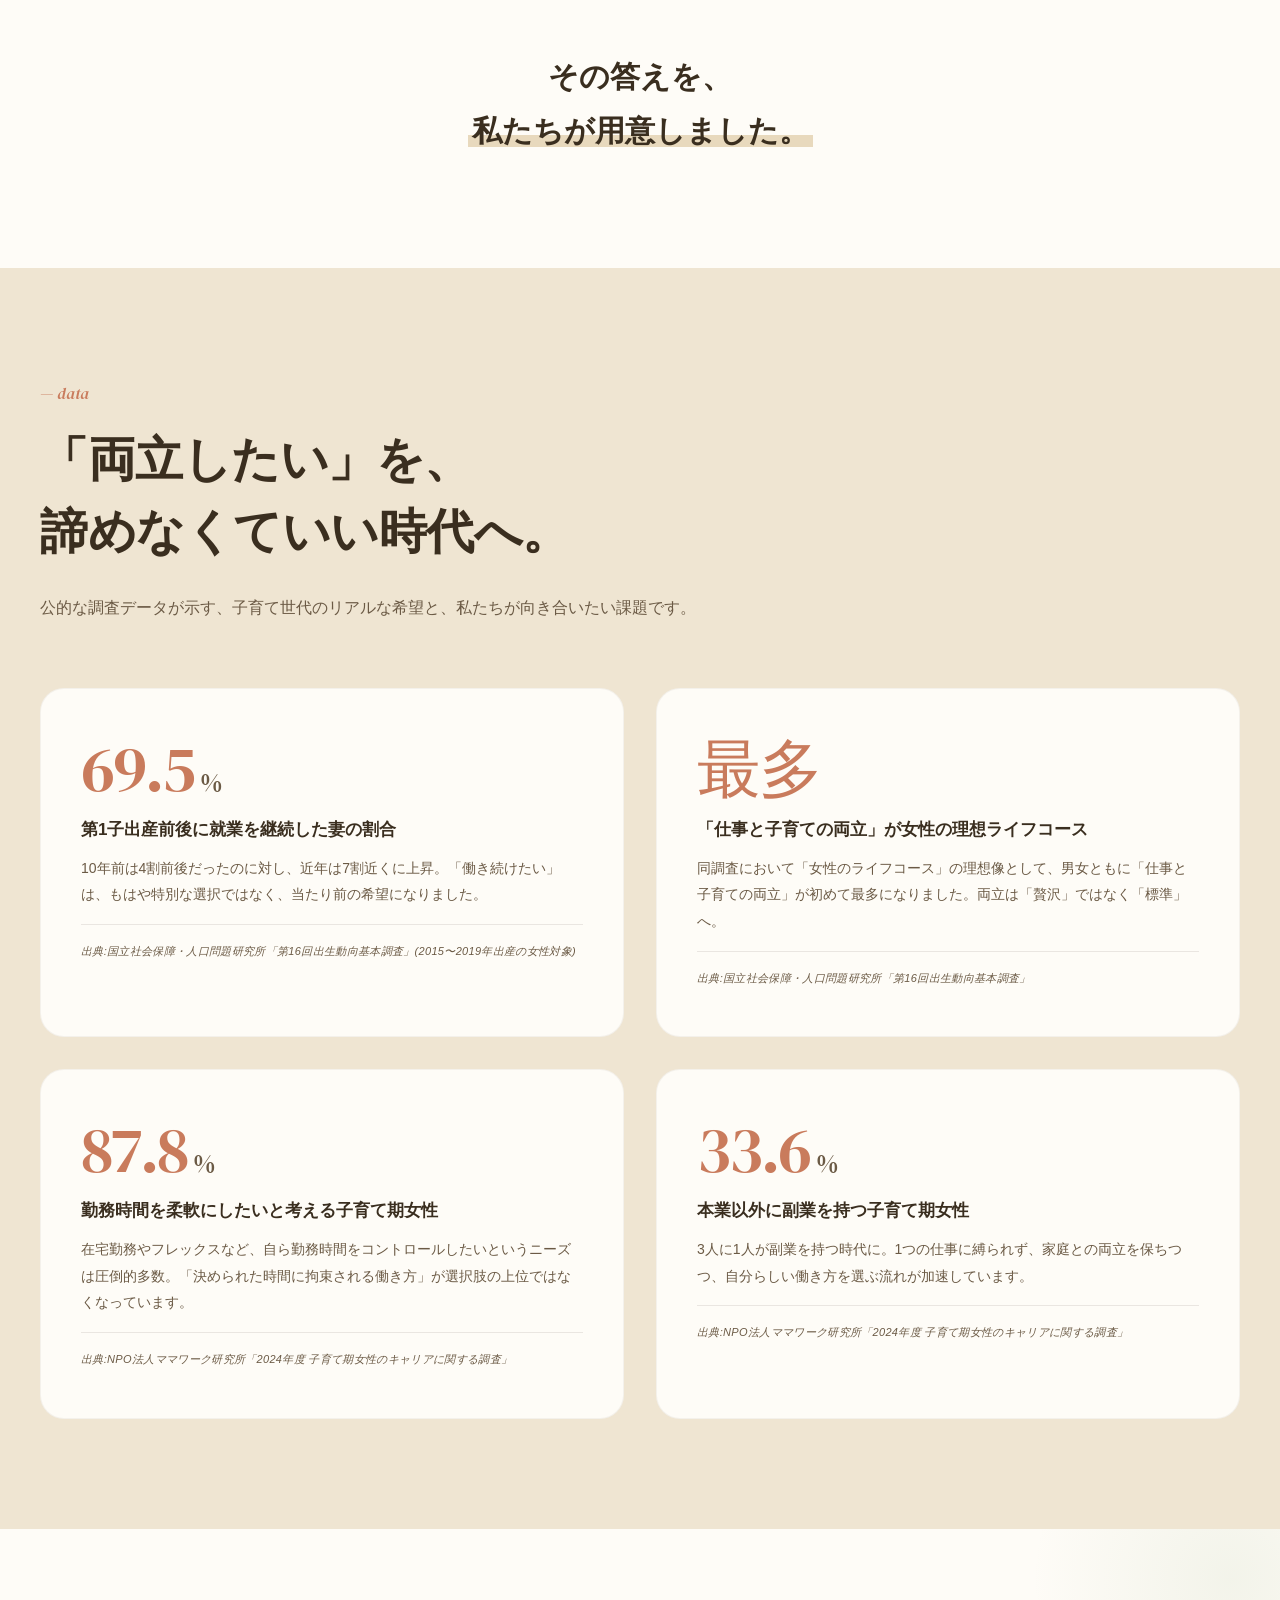
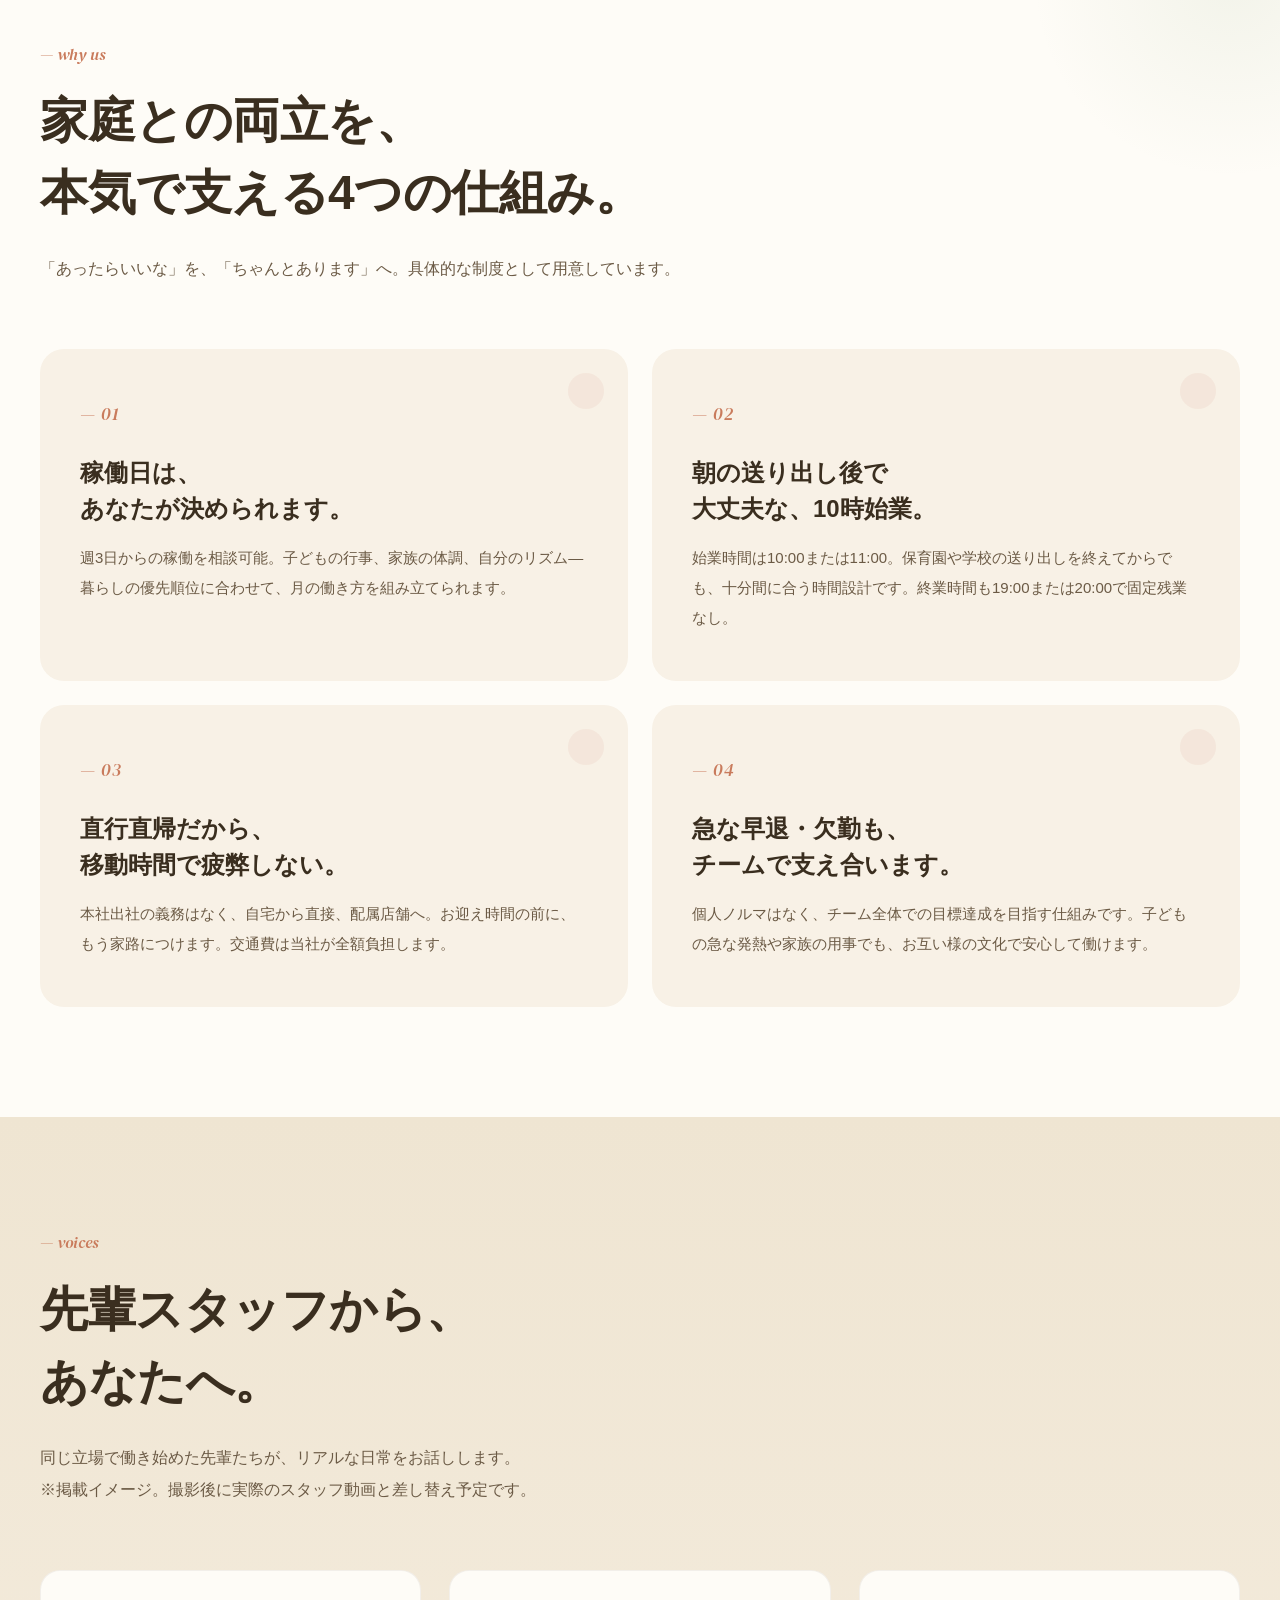
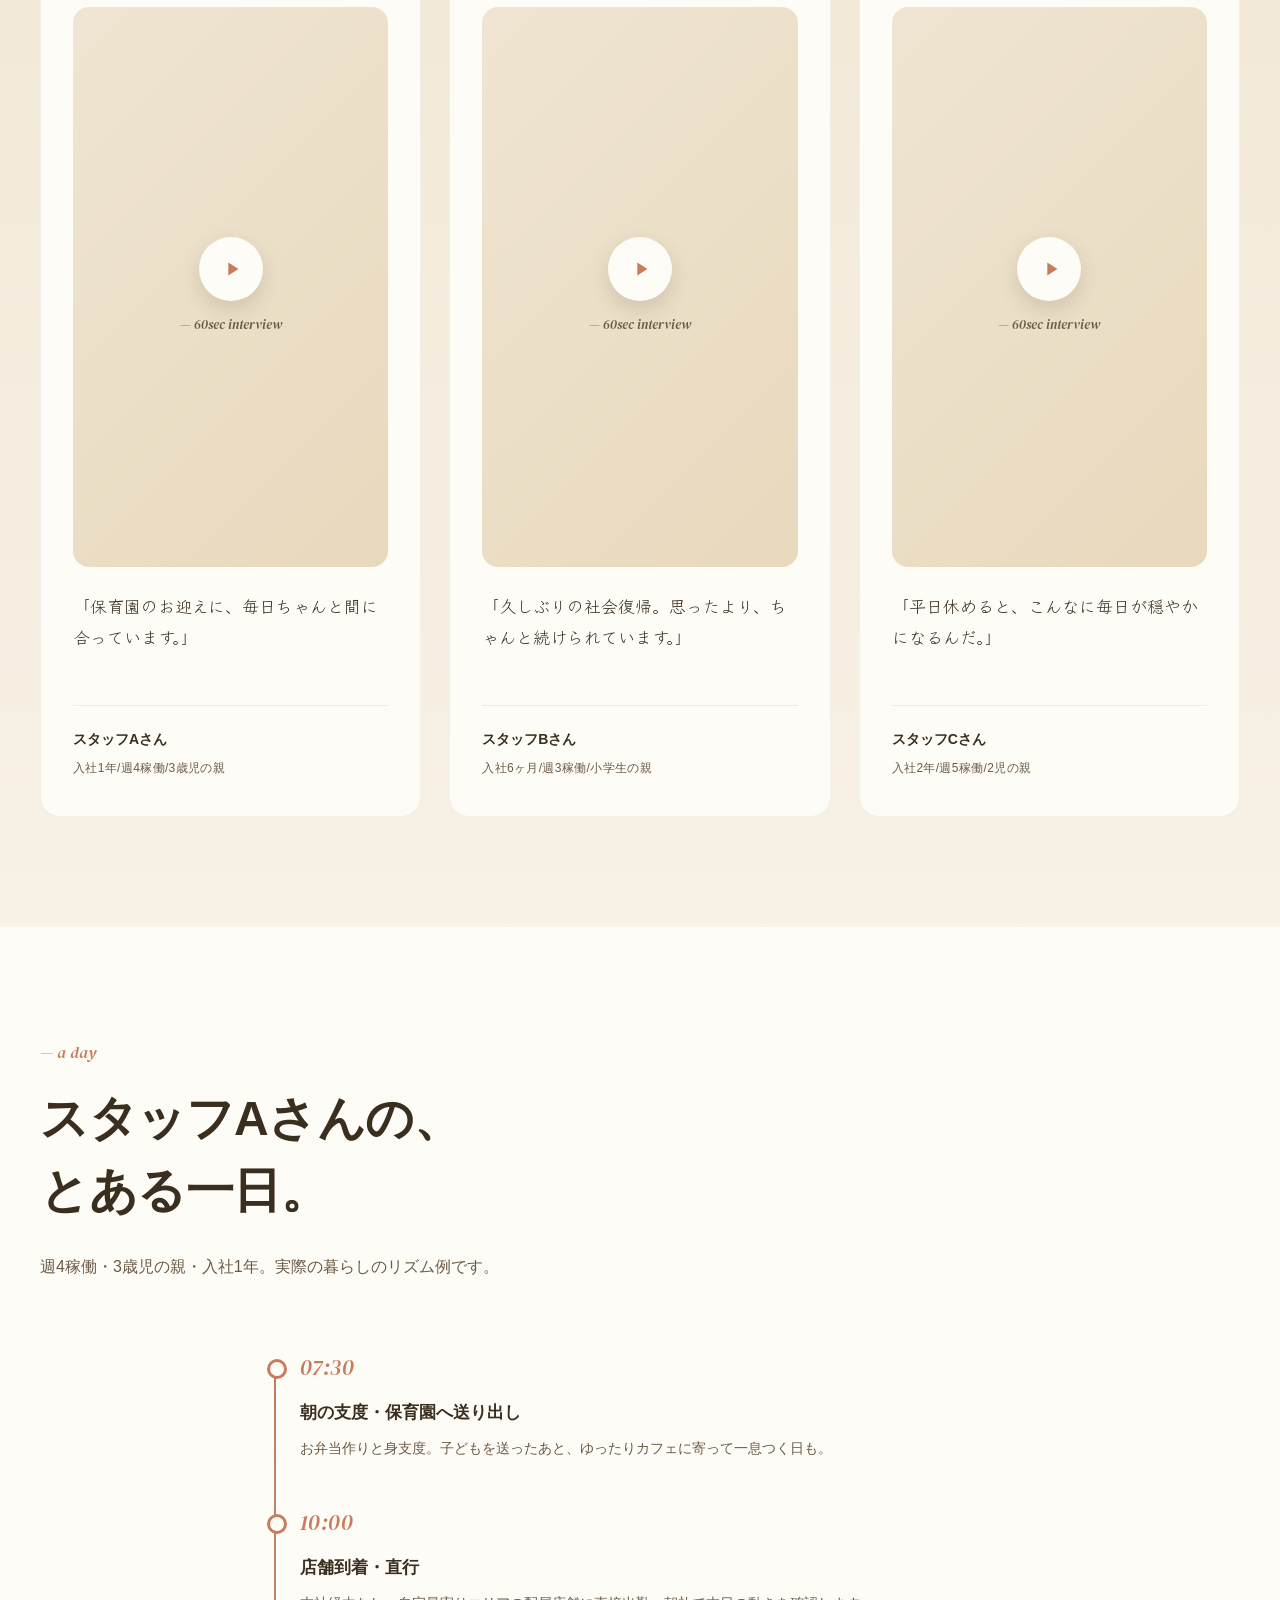
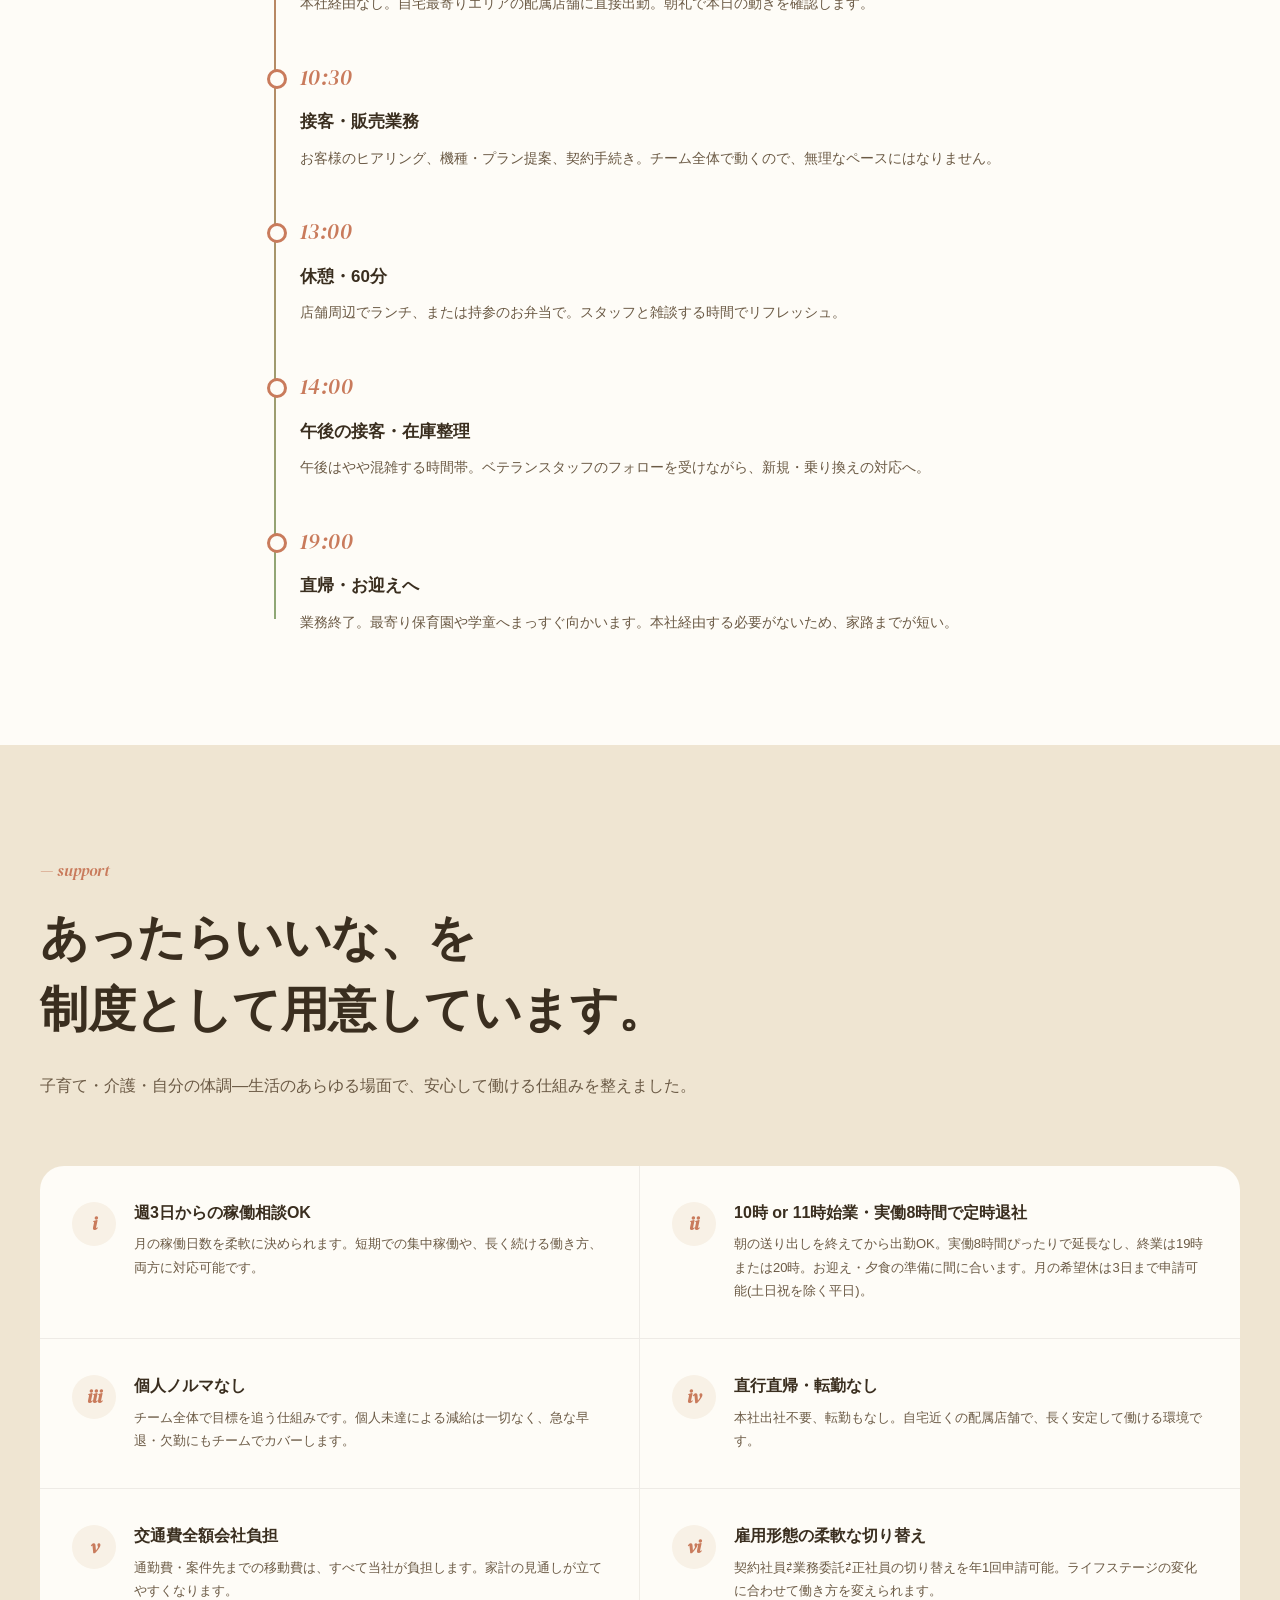
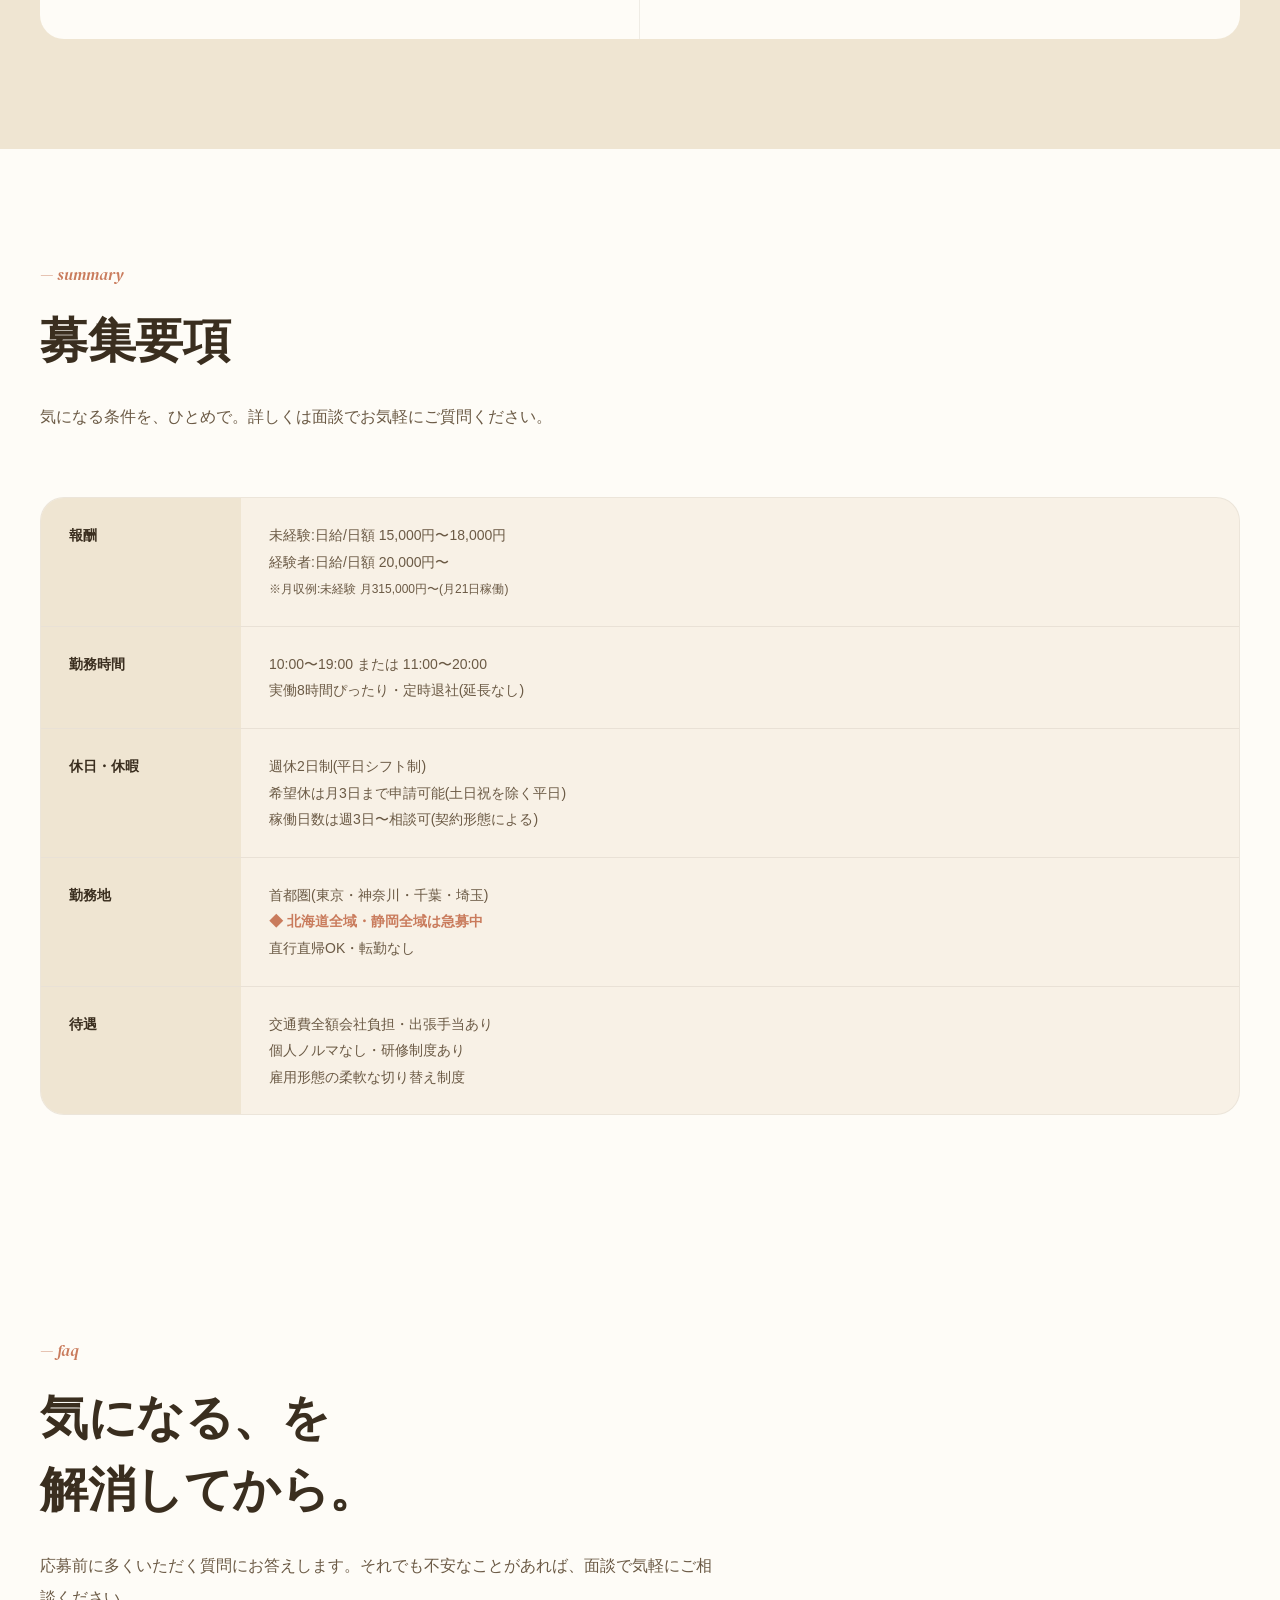
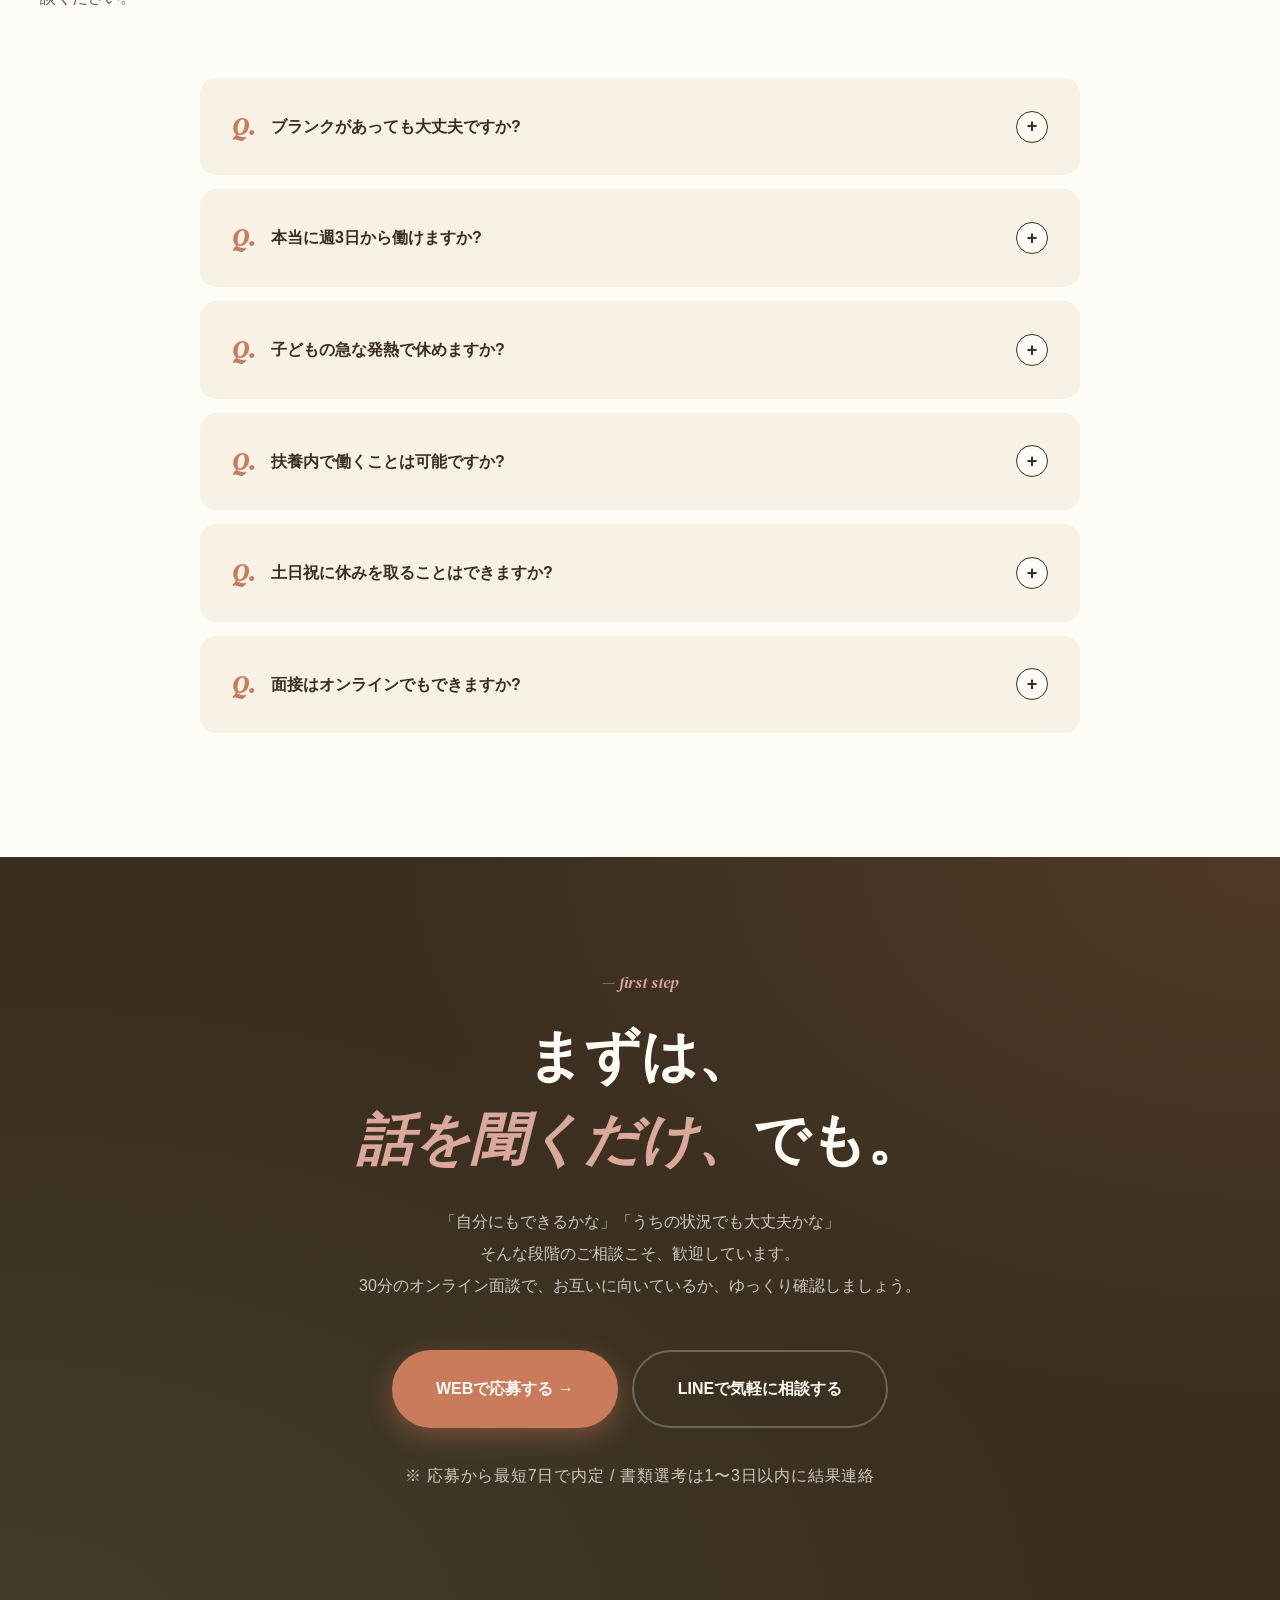
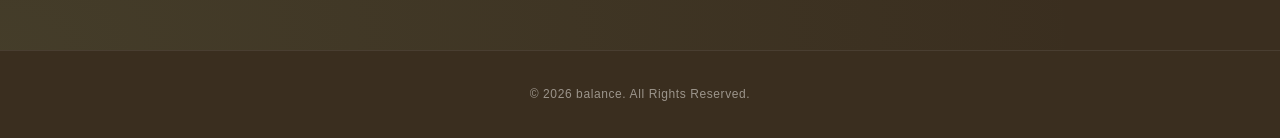
<file: _prototype/recruit-lp-balance.html>
<!DOCTYPE html>
<html lang="ja">
<head>
<meta charset="UTF-8">
<meta name="viewport" content="width=device-width, initial-scale=1.0">
<title>子育て・家庭と両立できる携帯販売スタッフ募集｜首都圏｜週3〜OK・平日休み</title>
<meta name="description" content="家庭と仕事の両立を大切にしたい方へ。週3日からの稼働、平日休み、保育園の送迎時間に合わせたシフトなど、ライフスタイルに合わせた働き方ができる携帯販売の仕事です。首都圏で募集中。">
<link rel="preconnect" href="https://fonts.googleapis.com">
<link rel="preconnect" href="https://fonts.gstatic.com" crossorigin>
<link href="https://fonts.googleapis.com/css2?family=Klee+One:wght@400;600&family=Zen+Maru+Gothic:wght@400;500;700;900&family=DM+Serif+Display:ital@0;1&display=swap" rel="stylesheet">
<style>
:root {
  --terra: #C97B5C;
  --terra-deep: #A45A3D;
  --sage: #8FA876;
  --sage-deep: #5F7A4D;
  --cream: #F8F1E6;
  --cream-deep: #EFE5D2;
  --sand: #E8D9BD;
  --ink: #3A2E1F;
  --ink-soft: #6B5A45;
  --white: #FEFCF7;
  --rose: #DBA89C;
}

* { margin: 0; padding: 0; box-sizing: border-box; }

html {
  scroll-behavior: smooth;
  overflow-x: hidden;
  width: 100%;
}

body {
  font-family: 'Zen Maru Gothic', -apple-system, sans-serif;
  color: var(--ink);
  background: var(--cream);
  line-height: 1.9;
  overflow-x: hidden;
  -webkit-font-smoothing: antialiased;
  width: 100%;
  position: relative;
}

section { overflow-x: clip; }

/* ========== HEADER ========== */
.header {
  position: fixed;
  top: 0; left: 0; right: 0;
  z-index: 100;
  background: rgba(248, 241, 230, 0.92);
  backdrop-filter: blur(20px);
  -webkit-backdrop-filter: blur(20px);
  border-bottom: 1px solid rgba(58, 46, 31, 0.06);
}
.header-inner {
  max-width: 1200px;
  margin: 0 auto;
  padding: 18px 32px;
  display: flex;
  justify-content: space-between;
  align-items: center;
}
.logo {
  font-family: 'DM Serif Display', serif;
  font-style: italic;
  font-size: 24px;
  color: var(--ink);
  letter-spacing: -0.01em;
}
.logo-jp {
  font-family: 'Zen Maru Gothic', sans-serif;
  font-size: 11px;
  font-weight: 500;
  color: var(--ink-soft);
  margin-left: 8px;
  letter-spacing: 0.15em;
}
.cta-header {
  padding: 12px 26px;
  background: var(--terra);
  color: var(--white);
  text-decoration: none;
  font-weight: 700;
  font-size: 13px;
  border-radius: 100px;
  transition: all 0.3s;
  letter-spacing: 0.05em;
}
.cta-header:hover { background: var(--terra-deep); }

/* ========== HERO ========== */
.hero {
  min-height: 95vh;
  position: relative;
  padding: 140px 32px 100px;
  overflow: hidden;
  background:
    radial-gradient(ellipse at top right, rgba(201, 123, 92, 0.08), transparent 50%),
    radial-gradient(ellipse at bottom left, rgba(143, 168, 118, 0.08), transparent 60%),
    var(--cream);
  width: 100%;
  max-width: 100vw;
}
.hero-decoration {
  position: absolute;
  top: 12%;
  right: 4%;
  width: 220px;
  height: 220px;
  border-radius: 50%;
  background: radial-gradient(circle, var(--rose) 0%, transparent 70%);
  opacity: 0.4;
  filter: blur(40px);
  pointer-events: none;
}
.hero-decoration-2 {
  position: absolute;
  bottom: 15%;
  left: -5%;
  width: 280px;
  height: 280px;
  border-radius: 50%;
  background: radial-gradient(circle, var(--sage) 0%, transparent 70%);
  opacity: 0.2;
  filter: blur(50px);
  pointer-events: none;
}
.hero-inner {
  max-width: 1200px;
  margin: 0 auto;
  position: relative;
  z-index: 2;
}
.hero-tag {
  display: inline-flex;
  align-items: center;
  gap: 10px;
  padding: 10px 20px;
  background: var(--white);
  border: 1px solid rgba(201, 123, 92, 0.25);
  border-radius: 100px;
  font-size: 13px;
  font-weight: 700;
  color: var(--terra-deep);
  margin-bottom: 36px;
  animation: fadeUp 0.8s 0.2s both;
}
.hero-tag::before {
  content: '◆';
  color: var(--terra);
  font-size: 10px;
}
.hero h1 {
  font-family: 'Zen Maru Gothic', sans-serif;
  font-weight: 900;
  font-size: clamp(36px, 6vw, 80px);
  line-height: 1.4;
  letter-spacing: -0.01em;
  color: var(--ink);
  margin-bottom: 36px;
  animation: fadeUp 0.8s 0.4s both;
}
.hero h1 .accent {
  color: var(--terra);
  position: relative;
}
.hero h1 .underline-wave {
  position: relative;
  display: inline-block;
}
.hero h1 .underline-wave::after {
  content: '';
  position: absolute;
  left: 0; right: 0;
  bottom: 4px;
  height: 12px;
  background: rgba(143, 168, 118, 0.35);
  z-index: -1;
}
.hero-script {
  font-family: 'DM Serif Display', serif;
  font-style: italic;
  color: var(--sage-deep);
}
.hero-sub {
  font-size: clamp(15px, 1.3vw, 18px);
  color: var(--ink-soft);
  max-width: 600px;
  margin-bottom: 56px;
  font-weight: 500;
  line-height: 2;
  animation: fadeUp 0.8s 0.6s both;
}
.hero-stats {
  display: grid;
  grid-template-columns: repeat(3, 1fr);
  gap: 28px;
  max-width: 720px;
  margin-bottom: 56px;
  animation: fadeUp 0.8s 0.8s both;
}
.stat {
  background: var(--white);
  padding: 24px 20px;
  border-radius: 16px;
  border: 1px solid rgba(58, 46, 31, 0.06);
}
.stat-num {
  font-family: 'DM Serif Display', serif;
  font-size: clamp(28px, 3.2vw, 40px);
  color: var(--terra);
  line-height: 1.1;
  letter-spacing: -0.02em;
  margin-bottom: 4px;
}
.stat-num .unit { font-size: 0.5em; color: var(--ink-soft); margin-left: 4px; }
.stat-label {
  font-size: 13px;
  color: var(--ink-soft);
  font-weight: 600;
  line-height: 1.5;
}
.hero-cta-group {
  display: flex;
  gap: 14px;
  flex-wrap: wrap;
  animation: fadeUp 0.8s 1s both;
}
.btn-primary {
  padding: 22px 44px;
  background: var(--terra);
  color: var(--white);
  text-decoration: none;
  font-weight: 700;
  font-size: 16px;
  border-radius: 100px;
  transition: all 0.3s;
  display: inline-flex;
  align-items: center;
  gap: 10px;
  box-shadow: 0 8px 24px rgba(201, 123, 92, 0.25);
}
.btn-primary:hover { background: var(--terra-deep); transform: translateY(-2px); box-shadow: 0 12px 32px rgba(201, 123, 92, 0.35); }
.btn-secondary {
  padding: 22px 44px;
  background: transparent;
  color: var(--ink);
  text-decoration: none;
  font-weight: 700;
  font-size: 16px;
  border: 2px solid var(--ink);
  border-radius: 100px;
  transition: all 0.3s;
  display: inline-flex;
  align-items: center;
  gap: 10px;
}
.btn-secondary:hover { background: var(--ink); color: var(--white); }

/* ========== SECTION COMMON ========== */
section { padding: 110px 32px; position: relative; }
.section-inner { max-width: 1200px; margin: 0 auto; }
.section-label {
  font-family: 'DM Serif Display', serif;
  font-style: italic;
  font-size: 16px;
  color: var(--terra);
  margin-bottom: 16px;
  display: block;
}
.section-label::before { content: '— '; }
.section-title {
  font-family: 'Zen Maru Gothic', sans-serif;
  font-weight: 900;
  font-size: clamp(28px, 4vw, 48px);
  line-height: 1.5;
  color: var(--ink);
  margin-bottom: 24px;
  letter-spacing: -0.01em;
}
.section-sub {
  font-size: 16px;
  color: var(--ink-soft);
  margin-bottom: 64px;
  max-width: 680px;
  line-height: 2;
}

/* ========== STORY SECTION (悩み起点) ========== */
.story {
  background: var(--white);
  position: relative;
}
.story::before {
  content: '';
  position: absolute;
  top: 60px;
  left: 50%;
  transform: translateX(-50%);
  width: 60px;
  height: 2px;
  background: var(--terra);
}
.story-inner {
  max-width: 800px;
  margin: 0 auto;
  text-align: center;
}
.story-quote {
  font-family: 'Klee One', serif;
  font-size: clamp(22px, 2.6vw, 32px);
  line-height: 2.2;
  color: var(--ink);
  margin-bottom: 48px;
  position: relative;
  padding: 0 20px;
}
.story-quote::before {
  content: '"';
  font-family: 'DM Serif Display', serif;
  font-style: italic;
  font-size: 100px;
  color: var(--rose);
  position: absolute;
  top: -30px;
  left: -10px;
  opacity: 0.5;
  line-height: 1;
}
.story-attribution {
  font-size: 14px;
  color: var(--ink-soft);
  font-weight: 500;
}
.story-divider {
  margin: 56px auto;
  text-align: center;
  font-family: 'DM Serif Display', serif;
  font-style: italic;
  font-size: 28px;
  color: var(--terra);
}
.story-answer {
  font-size: clamp(20px, 2.4vw, 30px);
  font-weight: 700;
  line-height: 1.8;
  color: var(--ink);
}
.story-answer .highlight {
  background: linear-gradient(transparent 65%, var(--sand) 65%);
  padding: 0 4px;
}

/* ========== STATS SECTION (統計データ) ========== */
.stats-section { background: var(--cream-deep); }
.stats-grid {
  display: grid;
  grid-template-columns: repeat(2, 1fr);
  gap: 32px;
}
.stat-card {
  background: var(--white);
  padding: 48px 40px;
  border-radius: 24px;
  border: 1px solid rgba(58, 46, 31, 0.05);
  transition: all 0.3s;
}
.stat-card:hover { transform: translateY(-4px); box-shadow: 0 20px 40px rgba(58, 46, 31, 0.06); }
.stat-card-num {
  font-family: 'DM Serif Display', serif;
  font-size: clamp(40px, 5vw, 64px);
  color: var(--terra);
  line-height: 1;
  margin-bottom: 16px;
  letter-spacing: -0.03em;
}
.stat-card-num .unit { font-size: 0.4em; color: var(--ink-soft); margin-left: 6px; }
.stat-card-label {
  font-size: 17px;
  font-weight: 700;
  color: var(--ink);
  margin-bottom: 12px;
  line-height: 1.5;
}
.stat-card-desc {
  font-size: 14px;
  color: var(--ink-soft);
  line-height: 1.9;
  margin-bottom: 16px;
}
.stat-card-source {
  font-size: 11px;
  color: var(--ink-soft);
  font-style: italic;
  padding-top: 16px;
  border-top: 1px solid rgba(58, 46, 31, 0.1);
  letter-spacing: 0.03em;
}

/* ========== WHY SECTION ========== */
.why {
  background: var(--white);
  position: relative;
  overflow: hidden;
}
.why::before {
  content: '';
  position: absolute;
  top: -150px;
  right: -150px;
  width: 400px;
  height: 400px;
  border-radius: 50%;
  background: radial-gradient(circle, rgba(143, 168, 118, 0.1) 0%, transparent 70%);
}
.why-grid {
  display: grid;
  grid-template-columns: repeat(2, 1fr);
  gap: 24px;
  margin-top: 64px;
}
.why-item {
  background: var(--cream);
  padding: 48px 40px;
  border-radius: 24px;
  position: relative;
  overflow: hidden;
  transition: all 0.4s;
}
.why-item:hover { transform: translateY(-6px); }
.why-item::before {
  content: '';
  position: absolute;
  top: 24px;
  right: 24px;
  width: 36px;
  height: 36px;
  border-radius: 50%;
  background: var(--rose);
  opacity: 0.15;
}
.why-num {
  font-family: 'DM Serif Display', serif;
  font-style: italic;
  font-size: 18px;
  color: var(--terra);
  margin-bottom: 24px;
  letter-spacing: 0.05em;
}
.why-item h3 {
  font-family: 'Zen Maru Gothic', sans-serif;
  font-size: 24px;
  font-weight: 700;
  line-height: 1.5;
  color: var(--ink);
  margin-bottom: 16px;
}
.why-item p {
  color: var(--ink-soft);
  font-size: 15px;
  line-height: 2;
}

/* ========== VOICE SECTION ========== */
.voice {
  background: linear-gradient(180deg, var(--cream-deep) 0%, var(--cream) 100%);
}
.voice-grid {
  display: grid;
  grid-template-columns: repeat(3, 1fr);
  gap: 28px;
  margin-top: 56px;
}
.voice-card {
  background: var(--white);
  padding: 36px 32px;
  border-radius: 20px;
  border: 1px solid rgba(58, 46, 31, 0.06);
  position: relative;
  transition: all 0.3s;
}
.voice-card:hover { transform: translateY(-6px); box-shadow: 0 20px 40px rgba(58, 46, 31, 0.06); }
.video-placeholder-vert {
  position: relative;
  aspect-ratio: 9 / 16;
  background: linear-gradient(135deg, var(--cream-deep) 0%, var(--sand) 100%);
  border-radius: 16px;
  margin-bottom: 24px;
  overflow: hidden;
  cursor: pointer;
  display: flex;
  align-items: center;
  justify-content: center;
  flex-direction: column;
  gap: 12px;
}
.play-btn {
  width: 64px;
  height: 64px;
  border-radius: 50%;
  background: var(--white);
  display: flex;
  align-items: center;
  justify-content: center;
  box-shadow: 0 8px 20px rgba(58, 46, 31, 0.15);
  transition: all 0.3s;
}
.video-placeholder-vert:hover .play-btn { transform: scale(1.1); }
.play-btn svg { width: 22px; height: 22px; fill: var(--terra); margin-left: 3px; }
.video-label {
  font-family: 'DM Serif Display', serif;
  font-style: italic;
  font-size: 13px;
  color: var(--ink-soft);
}
.voice-quote {
  font-family: 'Klee One', serif;
  font-size: 17px;
  line-height: 1.8;
  color: var(--ink);
  margin-bottom: 24px;
  min-height: 90px;
}
.voice-meta {
  padding-top: 20px;
  border-top: 1px solid rgba(58, 46, 31, 0.08);
}
.voice-name {
  font-size: 14px;
  font-weight: 700;
  color: var(--ink);
  margin-bottom: 4px;
}
.voice-role {
  font-size: 12px;
  color: var(--ink-soft);
  letter-spacing: 0.03em;
}

/* ========== ONE DAY SECTION ========== */
.oneday { background: var(--white); }
.timeline {
  position: relative;
  max-width: 760px;
  margin: 0 auto;
  padding-left: 40px;
}
.timeline::before {
  content: '';
  position: absolute;
  top: 16px;
  bottom: 16px;
  left: 14px;
  width: 2px;
  background: linear-gradient(180deg, var(--terra) 0%, var(--sage) 100%);
}
.timeline-item {
  position: relative;
  padding-bottom: 40px;
}
.timeline-item::before {
  content: '';
  position: absolute;
  top: 12px;
  left: -33px;
  width: 14px;
  height: 14px;
  border-radius: 50%;
  background: var(--white);
  border: 3px solid var(--terra);
}
.timeline-item:last-child { padding-bottom: 0; }
.timeline-time {
  font-family: 'DM Serif Display', serif;
  font-size: 22px;
  font-style: italic;
  color: var(--terra);
  margin-bottom: 8px;
  letter-spacing: 0.02em;
}
.timeline-title {
  font-size: 17px;
  font-weight: 700;
  color: var(--ink);
  margin-bottom: 6px;
}
.timeline-desc {
  color: var(--ink-soft);
  font-size: 14px;
  line-height: 1.9;
}

/* ========== SUPPORT SECTION (具体的サポート) ========== */
.support { background: var(--cream-deep); }
.support-grid {
  display: grid;
  grid-template-columns: repeat(2, 1fr);
  gap: 0;
  margin-top: 56px;
  border-radius: 24px;
  overflow: hidden;
  background: var(--white);
}
.support-item {
  padding: 36px 32px;
  border-bottom: 1px solid rgba(58, 46, 31, 0.08);
  display: flex;
  align-items: flex-start;
  gap: 18px;
}
.support-item:nth-child(2n+1) { border-right: 1px solid rgba(58, 46, 31, 0.08); }
.support-item:nth-last-child(-n+2) { border-bottom: none; }
.support-icon {
  width: 44px;
  height: 44px;
  border-radius: 50%;
  background: var(--cream);
  display: flex;
  align-items: center;
  justify-content: center;
  flex-shrink: 0;
  font-size: 18px;
  font-family: 'DM Serif Display', serif;
  font-style: italic;
  color: var(--terra);
  font-weight: 600;
}
.support-content h4 {
  font-size: 16px;
  font-weight: 700;
  color: var(--ink);
  margin-bottom: 8px;
  line-height: 1.4;
}
.support-content p {
  font-size: 13px;
  color: var(--ink-soft);
  line-height: 1.8;
}

/* ========== FAQ SECTION ========== */
.faq { background: var(--white); }
.faq-list { max-width: 880px; margin: 56px auto 0; }
.faq-item {
  background: var(--cream);
  border-radius: 16px;
  margin-bottom: 14px;
  overflow: hidden;
  transition: all 0.3s;
}
.faq-item:hover { background: var(--cream-deep); }
.faq-q {
  padding: 26px 32px;
  font-weight: 700;
  font-size: 16px;
  color: var(--ink);
  cursor: pointer;
  display: flex;
  justify-content: space-between;
  align-items: center;
  gap: 16px;
}
.faq-q::before {
  content: 'Q.';
  font-family: 'DM Serif Display', serif;
  font-style: italic;
  font-weight: 700;
  color: var(--terra);
  font-size: 24px;
  flex-shrink: 0;
}
.faq-q-text { flex: 1; line-height: 1.6; }
.faq-toggle {
  width: 32px;
  height: 32px;
  border: 1.5px solid var(--ink);
  border-radius: 50%;
  display: flex;
  align-items: center;
  justify-content: center;
  font-size: 18px;
  transition: all 0.3s;
  flex-shrink: 0;
  background: var(--white);
}
.faq-item.open .faq-toggle { background: var(--terra); color: var(--white); border-color: var(--terra); transform: rotate(45deg); }
.faq-a {
  max-height: 0;
  overflow: hidden;
  transition: max-height 0.4s ease, padding 0.4s ease;
  padding: 0 32px;
}
.faq-item.open .faq-a { max-height: 500px; padding: 0 32px 26px; }
.faq-a-inner {
  padding-left: 36px;
  color: var(--ink-soft);
  line-height: 2;
  font-size: 14px;
  border-left: 2px solid var(--rose);
}

/* ========== APPLY SECTION ========== */
.apply {
  background:
    radial-gradient(ellipse at top right, rgba(201, 123, 92, 0.15), transparent 50%),
    radial-gradient(ellipse at bottom left, rgba(143, 168, 118, 0.12), transparent 60%),
    var(--ink);
  color: var(--white);
  text-align: center;
  position: relative;
  overflow: hidden;
}
.apply-inner { position: relative; z-index: 2; }
.apply h2 {
  font-family: 'Zen Maru Gothic', sans-serif;
  font-size: clamp(28px, 4.5vw, 56px);
  font-weight: 900;
  line-height: 1.5;
  margin-bottom: 24px;
}
.apply h2 .accent {
  font-family: 'DM Serif Display', serif;
  font-style: italic;
  color: var(--rose);
}
.apply p {
  color: rgba(254, 252, 247, 0.75);
  font-size: 16px;
  margin-bottom: 48px;
  max-width: 600px;
  margin-left: auto;
  margin-right: auto;
  line-height: 2;
}
.apply-btns {
  display: flex;
  gap: 14px;
  justify-content: center;
  flex-wrap: wrap;
  margin-bottom: 32px;
}
.btn-apply-main {
  padding: 22px 44px;
  background: var(--terra);
  color: var(--white);
  text-decoration: none;
  font-weight: 700;
  font-size: 16px;
  border-radius: 100px;
  transition: all 0.3s;
  display: inline-flex;
  align-items: center;
  gap: 10px;
  box-shadow: 0 8px 24px rgba(201, 123, 92, 0.4);
}
.btn-apply-main:hover { background: var(--terra-deep); transform: translateY(-2px); }
.btn-apply-sub {
  padding: 22px 44px;
  background: transparent;
  color: var(--white);
  text-decoration: none;
  font-weight: 700;
  font-size: 16px;
  border: 2px solid rgba(255, 255, 255, 0.25);
  border-radius: 100px;
  transition: all 0.3s;
  display: inline-flex;
  align-items: center;
  gap: 10px;
}
.btn-apply-sub:hover { border-color: var(--white); background: rgba(255, 255, 255, 0.05); }
.apply-note {
  font-size: 13px;
  color: rgba(255, 255, 255, 0.5);
  letter-spacing: 0.05em;
}

/* ========== FOOTER ========== */
footer {
  background: var(--ink);
  color: rgba(254, 252, 247, 0.5);
  padding: 32px;
  text-align: center;
  font-size: 12px;
  letter-spacing: 0.05em;
  border-top: 1px solid rgba(255, 255, 255, 0.08);
}

@keyframes fadeUp {
  from { opacity: 0; transform: translateY(24px); }
  to { opacity: 1; transform: translateY(0); }
}

/* ========== RESPONSIVE ========== */
@media (max-width: 900px) {
  .header-inner { padding: 14px 18px; }
  .hero { padding: 110px 18px 70px; }
  section { padding: 70px 18px; }
  .hero-stats { grid-template-columns: 1fr; gap: 14px; }
  .stats-grid { grid-template-columns: 1fr; }
  .why-grid { grid-template-columns: 1fr; }
  .voice-grid { grid-template-columns: 1fr; }
  .support-grid { grid-template-columns: 1fr; }
  .support-item { border-right: none !important; border-bottom: 1px solid rgba(58, 46, 31, 0.08) !important; }
  .support-item:last-child { border-bottom: none !important; }
  .apply-btns { flex-direction: column; align-items: stretch; padding: 0 16px; }
  .btn-apply-main, .btn-apply-sub { justify-content: center; padding: 20px 32px; }
  .timeline { padding-left: 32px; }
  .faq-q { padding: 22px 24px; font-size: 14px; gap: 12px; }
  .faq-item.open .faq-a { padding: 0 24px 24px; }
  .faq-a-inner { padding-left: 18px; }
  .stat-card { padding: 36px 28px; }
  .why-item { padding: 36px 28px; }
  .hero-decoration { width: 140px; height: 140px; }
  .hero-decoration-2 { width: 180px; height: 180px; }
}
</style>
</head>
<body>

<header class="header">
  <div class="header-inner">
    <div>
      <span class="logo">balance.</span>
      <span class="logo-jp">私らしく、働く。</span>
    </div>
    <a href="#apply" class="cta-header">応募する →</a>
  </div>
</header>

<!-- HERO -->
<section class="hero">
  <div class="hero-decoration"></div>
  <div class="hero-decoration-2"></div>
  <div class="hero-inner">
    <div class="hero-tag">首都圏｜週3〜OK・直行直帰・平日休み相談可</div>
    <div class="hero-tag" style="background: var(--terra); color: var(--white); border: none; margin-left: 8px;">◆ 北海道・静岡エリア 急募</div>
    <h1>
      家庭も、自分も。<br>
      <span class="hero-script">どちらも、</span><br>
      <span class="underline-wave">大切にできる仕事を。</span>
    </h1>
    <p class="hero-sub">
      首都圏で携帯販売スタッフを募集しています。<br>
      週3日からの稼働、保育園の送り迎えに合わせた時間調整、平日休み—<br>
      暮らしのリズムに、仕事を合わせる働き方が、ここにあります。
    </p>
    <div class="hero-stats">
      <div class="stat">
        <div class="stat-num">週3<span class="unit">日〜</span></div>
        <div class="stat-label">稼働日数を相談可能</div>
      </div>
      <div class="stat">
        <div class="stat-num">10:00<span class="unit">始業</span></div>
        <div class="stat-label">朝の送り出し後でOK</div>
      </div>
      <div class="stat">
        <div class="stat-num">直行<span class="unit">直帰</span></div>
        <div class="stat-label">本社出社不要</div>
      </div>
    </div>
    <div class="hero-cta-group">
      <a href="#apply" class="btn-primary">まずは話を聞いてみる →</a>
      <a href="#voice" class="btn-secondary">スタッフの声を見る</a>
    </div>
  </div>
</section>

<!-- STORY (悩み起点) -->
<section class="story">
  <div class="story-inner">
    <p class="story-quote">
      「フルタイムは、子育てとの両立がしんどい。<br>
      かといって、扶養内のパートだと物足りない。<br>
      ちょうどいい働き方って、どこにあるんだろう。」
    </p>
    <p class="story-attribution">— 30代・育児中の方からよくいただく相談</p>
    <div class="story-divider">⌇</div>
    <p class="story-answer">
      その答えを、<br>
      <span class="highlight">私たちが用意しました。</span>
    </p>
  </div>
</section>

<!-- STATS (確度A の統計データ) -->
<section class="stats-section">
  <div class="section-inner">
    <span class="section-label">data</span>
    <h2 class="section-title">「両立したい」を、<br>諦めなくていい時代へ。</h2>
    <p class="section-sub">公的な調査データが示す、子育て世代のリアルな希望と、私たちが向き合いたい課題です。</p>
    <div class="stats-grid">
      <div class="stat-card">
        <div class="stat-card-num">69.5<span class="unit">%</span></div>
        <div class="stat-card-label">第1子出産前後に就業を継続した妻の割合</div>
        <p class="stat-card-desc">10年前は4割前後だったのに対し、近年は7割近くに上昇。「働き続けたい」は、もはや特別な選択ではなく、当たり前の希望になりました。</p>
        <p class="stat-card-source">出典:国立社会保障・人口問題研究所「第16回出生動向基本調査」(2015〜2019年出産の女性対象)</p>
      </div>
      <div class="stat-card">
        <div class="stat-card-num">最多</div>
        <div class="stat-card-label">「仕事と子育ての両立」が女性の理想ライフコース</div>
        <p class="stat-card-desc">同調査において「女性のライフコース」の理想像として、男女ともに「仕事と子育ての両立」が初めて最多になりました。両立は「贅沢」ではなく「標準」へ。</p>
        <p class="stat-card-source">出典:国立社会保障・人口問題研究所「第16回出生動向基本調査」</p>
      </div>
      <div class="stat-card">
        <div class="stat-card-num">87.8<span class="unit">%</span></div>
        <div class="stat-card-label">勤務時間を柔軟にしたいと考える子育て期女性</div>
        <p class="stat-card-desc">在宅勤務やフレックスなど、自ら勤務時間をコントロールしたいというニーズは圧倒的多数。「決められた時間に拘束される働き方」が選択肢の上位ではなくなっています。</p>
        <p class="stat-card-source">出典:NPO法人ママワーク研究所「2024年度 子育て期女性のキャリアに関する調査」</p>
      </div>
      <div class="stat-card">
        <div class="stat-card-num">33.6<span class="unit">%</span></div>
        <div class="stat-card-label">本業以外に副業を持つ子育て期女性</div>
        <p class="stat-card-desc">3人に1人が副業を持つ時代に。1つの仕事に縛られず、家庭との両立を保ちつつ、自分らしい働き方を選ぶ流れが加速しています。</p>
        <p class="stat-card-source">出典:NPO法人ママワーク研究所「2024年度 子育て期女性のキャリアに関する調査」</p>
      </div>
    </div>
  </div>
</section>

<!-- WHY 4つの理由 -->
<section class="why">
  <div class="section-inner">
    <span class="section-label">why us</span>
    <h2 class="section-title">家庭との両立を、<br>本気で支える4つの仕組み。</h2>
    <p class="section-sub">「あったらいいな」を、「ちゃんとあります」へ。具体的な制度として用意しています。</p>
    <div class="why-grid">
      <div class="why-item">
        <div class="why-num">— 01</div>
        <h3>稼働日は、<br>あなたが決められます。</h3>
        <p>週3日からの稼働を相談可能。子どもの行事、家族の体調、自分のリズム—暮らしの優先順位に合わせて、月の働き方を組み立てられます。</p>
      </div>
      <div class="why-item">
        <div class="why-num">— 02</div>
        <h3>朝の送り出し後で<br>大丈夫な、10時始業。</h3>
        <p>始業時間は10:00または11:00。保育園や学校の送り出しを終えてからでも、十分間に合う時間設計です。終業時間も19:00または20:00で固定残業なし。</p>
      </div>
      <div class="why-item">
        <div class="why-num">— 03</div>
        <h3>直行直帰だから、<br>移動時間で疲弊しない。</h3>
        <p>本社出社の義務はなく、自宅から直接、配属店舗へ。お迎え時間の前に、もう家路につけます。交通費は当社が全額負担します。</p>
      </div>
      <div class="why-item">
        <div class="why-num">— 04</div>
        <h3>急な早退・欠勤も、<br>チームで支え合います。</h3>
        <p>個人ノルマはなく、チーム全体での目標達成を目指す仕組みです。子どもの急な発熱や家族の用事でも、お互い様の文化で安心して働けます。</p>
      </div>
    </div>
  </div>
</section>

<!-- VOICE -->
<section class="voice" id="voice">
  <div class="section-inner">
    <span class="section-label">voices</span>
    <h2 class="section-title">先輩スタッフから、<br>あなたへ。</h2>
    <p class="section-sub">同じ立場で働き始めた先輩たちが、リアルな日常をお話しします。<br>※掲載イメージ。撮影後に実際のスタッフ動画と差し替え予定です。</p>
    <div class="voice-grid">
      <div class="voice-card">
        <div class="video-placeholder-vert">
          <div class="play-btn">
            <svg viewBox="0 0 24 24"><path d="M8 5v14l11-7z"/></svg>
          </div>
          <div class="video-label">— 60sec interview</div>
        </div>
        <p class="voice-quote">「保育園のお迎えに、毎日ちゃんと間に合っています。」</p>
        <div class="voice-meta">
          <div class="voice-name">スタッフAさん</div>
          <div class="voice-role">入社1年/週4稼働/3歳児の親</div>
        </div>
      </div>
      <div class="voice-card">
        <div class="video-placeholder-vert">
          <div class="play-btn">
            <svg viewBox="0 0 24 24"><path d="M8 5v14l11-7z"/></svg>
          </div>
          <div class="video-label">— 60sec interview</div>
        </div>
        <p class="voice-quote">「久しぶりの社会復帰。思ったより、ちゃんと続けられています。」</p>
        <div class="voice-meta">
          <div class="voice-name">スタッフBさん</div>
          <div class="voice-role">入社6ヶ月/週3稼働/小学生の親</div>
        </div>
      </div>
      <div class="voice-card">
        <div class="video-placeholder-vert">
          <div class="play-btn">
            <svg viewBox="0 0 24 24"><path d="M8 5v14l11-7z"/></svg>
          </div>
          <div class="video-label">— 60sec interview</div>
        </div>
        <p class="voice-quote">「平日休めると、こんなに毎日が穏やかになるんだ。」</p>
        <div class="voice-meta">
          <div class="voice-name">スタッフCさん</div>
          <div class="voice-role">入社2年/週5稼働/2児の親</div>
        </div>
      </div>
    </div>
  </div>
</section>

<!-- ONEDAY -->
<section class="oneday">
  <div class="section-inner">
    <span class="section-label">a day</span>
    <h2 class="section-title">スタッフAさんの、<br>とある一日。</h2>
    <p class="section-sub">週4稼働・3歳児の親・入社1年。実際の暮らしのリズム例です。</p>
    <div class="timeline">
      <div class="timeline-item">
        <div class="timeline-time">07:30</div>
        <div class="timeline-title">朝の支度・保育園へ送り出し</div>
        <div class="timeline-desc">お弁当作りと身支度。子どもを送ったあと、ゆったりカフェに寄って一息つく日も。</div>
      </div>
      <div class="timeline-item">
        <div class="timeline-time">10:00</div>
        <div class="timeline-title">店舗到着・直行</div>
        <div class="timeline-desc">本社経由なし。自宅最寄りエリアの配属店舗に直接出勤。朝礼で本日の動きを確認します。</div>
      </div>
      <div class="timeline-item">
        <div class="timeline-time">10:30</div>
        <div class="timeline-title">接客・販売業務</div>
        <div class="timeline-desc">お客様のヒアリング、機種・プラン提案、契約手続き。チーム全体で動くので、無理なペースにはなりません。</div>
      </div>
      <div class="timeline-item">
        <div class="timeline-time">13:00</div>
        <div class="timeline-title">休憩・60分</div>
        <div class="timeline-desc">店舗周辺でランチ、または持参のお弁当で。スタッフと雑談する時間でリフレッシュ。</div>
      </div>
      <div class="timeline-item">
        <div class="timeline-time">14:00</div>
        <div class="timeline-title">午後の接客・在庫整理</div>
        <div class="timeline-desc">午後はやや混雑する時間帯。ベテランスタッフのフォローを受けながら、新規・乗り換えの対応へ。</div>
      </div>
      <div class="timeline-item">
        <div class="timeline-time">19:00</div>
        <div class="timeline-title">直帰・お迎えへ</div>
        <div class="timeline-desc">業務終了。最寄り保育園や学童へまっすぐ向かいます。本社経由する必要がないため、家路までが短い。</div>
      </div>
    </div>
  </div>
</section>

<!-- SUPPORT -->
<section class="support">
  <div class="section-inner">
    <span class="section-label">support</span>
    <h2 class="section-title">あったらいいな、を<br>制度として用意しています。</h2>
    <p class="section-sub">子育て・介護・自分の体調—生活のあらゆる場面で、安心して働ける仕組みを整えました。</p>
    <div class="support-grid">
      <div class="support-item">
        <div class="support-icon">i</div>
        <div class="support-content">
          <h4>週3日からの稼働相談OK</h4>
          <p>月の稼働日数を柔軟に決められます。短期での集中稼働や、長く続ける働き方、両方に対応可能です。</p>
        </div>
      </div>
      <div class="support-item">
        <div class="support-icon">ii</div>
        <div class="support-content">
          <h4>10時 or 11時始業・実働8時間で定時退社</h4>
          <p>朝の送り出しを終えてから出勤OK。実働8時間ぴったりで延長なし、終業は19時または20時。お迎え・夕食の準備に間に合います。月の希望休は3日まで申請可能(土日祝を除く平日)。</p>
        </div>
      </div>
      <div class="support-item">
        <div class="support-icon">iii</div>
        <div class="support-content">
          <h4>個人ノルマなし</h4>
          <p>チーム全体で目標を追う仕組みです。個人未達による減給は一切なく、急な早退・欠勤にもチームでカバーします。</p>
        </div>
      </div>
      <div class="support-item">
        <div class="support-icon">iv</div>
        <div class="support-content">
          <h4>直行直帰・転勤なし</h4>
          <p>本社出社不要、転勤もなし。自宅近くの配属店舗で、長く安定して働ける環境です。</p>
        </div>
      </div>
      <div class="support-item">
        <div class="support-icon">v</div>
        <div class="support-content">
          <h4>交通費全額会社負担</h4>
          <p>通勤費・案件先までの移動費は、すべて当社が負担します。家計の見通しが立てやすくなります。</p>
        </div>
      </div>
      <div class="support-item">
        <div class="support-icon">vi</div>
        <div class="support-content">
          <h4>雇用形態の柔軟な切り替え</h4>
          <p>契約社員⇄業務委託⇄正社員の切り替えを年1回申請可能。ライフステージの変化に合わせて働き方を変えられます。</p>
        </div>
      </div>
    </div>
  </div>
</section>

<!-- SUMMARY 募集要項 -->
<section style="background: var(--white);">
  <div class="section-inner">
    <span class="section-label">summary</span>
    <h2 class="section-title">募集要項</h2>
    <p class="section-sub">気になる条件を、ひとめで。詳しくは面談でお気軽にご質問ください。</p>
    <div style="background: var(--cream); border-radius: 24px; overflow: hidden; border: 1px solid rgba(58,46,31,0.06);">
      <div style="display: grid; grid-template-columns: 200px 1fr; border-bottom: 1px solid rgba(58,46,31,0.08);">
        <div style="padding: 24px 28px; background: var(--cream-deep); font-weight: 700; font-size: 14px; color: var(--ink);">報酬</div>
        <div style="padding: 24px 28px; font-size: 14px; color: var(--ink-soft); line-height: 1.9;">未経験:日給/日額 15,000円〜18,000円<br>経験者:日給/日額 20,000円〜<br><span style="font-size: 12px;">※月収例:未経験 月315,000円〜(月21日稼働)</span></div>
      </div>
      <div style="display: grid; grid-template-columns: 200px 1fr; border-bottom: 1px solid rgba(58,46,31,0.08);">
        <div style="padding: 24px 28px; background: var(--cream-deep); font-weight: 700; font-size: 14px; color: var(--ink);">勤務時間</div>
        <div style="padding: 24px 28px; font-size: 14px; color: var(--ink-soft); line-height: 1.9;">10:00〜19:00 または 11:00〜20:00<br>実働8時間ぴったり・定時退社(延長なし)</div>
      </div>
      <div style="display: grid; grid-template-columns: 200px 1fr; border-bottom: 1px solid rgba(58,46,31,0.08);">
        <div style="padding: 24px 28px; background: var(--cream-deep); font-weight: 700; font-size: 14px; color: var(--ink);">休日・休暇</div>
        <div style="padding: 24px 28px; font-size: 14px; color: var(--ink-soft); line-height: 1.9;">週休2日制(平日シフト制)<br>希望休は月3日まで申請可能(土日祝を除く平日)<br>稼働日数は週3日〜相談可(契約形態による)</div>
      </div>
      <div style="display: grid; grid-template-columns: 200px 1fr; border-bottom: 1px solid rgba(58,46,31,0.08);">
        <div style="padding: 24px 28px; background: var(--cream-deep); font-weight: 700; font-size: 14px; color: var(--ink);">勤務地</div>
        <div style="padding: 24px 28px; font-size: 14px; color: var(--ink-soft); line-height: 1.9;">首都圏(東京・神奈川・千葉・埼玉)<br><span style="color: var(--terra); font-weight: 700;">◆ 北海道全域・静岡全域は急募中</span><br>直行直帰OK・転勤なし</div>
      </div>
      <div style="display: grid; grid-template-columns: 200px 1fr;">
        <div style="padding: 24px 28px; background: var(--cream-deep); font-weight: 700; font-size: 14px; color: var(--ink);">待遇</div>
        <div style="padding: 24px 28px; font-size: 14px; color: var(--ink-soft); line-height: 1.9;">交通費全額会社負担・出張手当あり<br>個人ノルマなし・研修制度あり<br>雇用形態の柔軟な切り替え制度</div>
      </div>
    </div>
  </div>
</section>

<!-- FAQ -->
<section class="faq">
  <div class="section-inner">
    <span class="section-label">faq</span>
    <h2 class="section-title">気になる、を<br>解消してから。</h2>
    <p class="section-sub">応募前に多くいただく質問にお答えします。それでも不安なことがあれば、面談で気軽にご相談ください。</p>
    <div class="faq-list">
      <div class="faq-item">
        <div class="faq-q"><span class="faq-q-text">ブランクがあっても大丈夫ですか?</span><span class="faq-toggle">+</span></div>
        <div class="faq-a"><div class="faq-a-inner">はい、ブランクがある方も歓迎しています。商品知識・接客フロー・実機操作まで、研修期間を通じて段階的に学べる仕組みです。OJT担当が必ず付くので、初日から放置されることはありません。</div></div>
      </div>
      <div class="faq-item">
        <div class="faq-q"><span class="faq-q-text">本当に週3日から働けますか?</span><span class="faq-toggle">+</span></div>
        <div class="faq-a"><div class="faq-a-inner">業務委託契約であれば、週3日からの稼働を相談可能です。契約社員の場合は週4〜5日が基本ですが、短時間勤務は応相談です。面接時にライフスタイルを伺った上で、無理のない働き方を一緒に決めます。</div></div>
      </div>
      <div class="faq-item">
        <div class="faq-q"><span class="faq-q-text">子どもの急な発熱で休めますか?</span><span class="faq-toggle">+</span></div>
        <div class="faq-a"><div class="faq-a-inner">はい、当然対応できます。チーム全体でシフトを組んでいるため、急な早退・欠勤もお互いさまでカバーします。同じ立場のスタッフが多く在籍しており、子育て世代の事情への理解が深い職場です。</div></div>
      </div>
      <div class="faq-item">
        <div class="faq-q"><span class="faq-q-text">扶養内で働くことは可能ですか?</span><span class="faq-toggle">+</span></div>
        <div class="faq-a"><div class="faq-a-inner">業務委託契約の場合、稼働日数を調整することで扶養内に収まる働き方も可能です。ただし社会保険や税金の取り扱いは個人の状況により異なるため、契約前に税理士の無料相談会で個別シミュレーションをご案内しています。</div></div>
      </div>
      <div class="faq-item">
        <div class="faq-q"><span class="faq-q-text">土日祝に休みを取ることはできますか?</span><span class="faq-toggle">+</span></div>
        <div class="faq-a"><div class="faq-a-inner">配属店舗にもよりますが、平日中心の勤務はご相談可能です。「平日休み・土日稼働」が基本となりますが、月数回の土日休みは案件によって調整できます。家族の予定に合わせたシフト相談も歓迎です。</div></div>
      </div>
      <div class="faq-item">
        <div class="faq-q"><span class="faq-q-text">面接はオンラインでもできますか?</span><span class="faq-toggle">+</span></div>
        <div class="faq-a"><div class="faq-a-inner">はい、オンライン面談に対応しています。お子さまの預け先がない方、移動時間を確保しにくい方も、ご自宅から30分ほどでお話できます。日程は平日昼間・夜間どちらも調整可能です。</div></div>
      </div>
    </div>
  </div>
</section>

<!-- APPLY -->
<section class="apply" id="apply">
  <div class="apply-inner section-inner">
    <span class="section-label" style="color: var(--rose);">first step</span>
    <h2>
      まずは、<br>
      <span class="accent">話を聞くだけ、</span>でも。
    </h2>
    <p>
      「自分にもできるかな」「うちの状況でも大丈夫かな」<br>
      そんな段階のご相談こそ、歓迎しています。<br>
      30分のオンライン面談で、お互いに向いているか、ゆっくり確認しましょう。
    </p>
    <div class="apply-btns">
      <a href="#" class="btn-apply-main">WEBで応募する →</a>
      <a href="#" class="btn-apply-sub">LINEで気軽に相談する</a>
    </div>
    <p class="apply-note">※ 応募から最短7日で内定 / 書類選考は1〜3日以内に結果連絡</p>
  </div>
</section>

<footer>
  © 2026 balance. All Rights Reserved.
</footer>

<script>
document.querySelectorAll('.faq-item').forEach(item => {
  item.querySelector('.faq-q').addEventListener('click', () => {
    item.classList.toggle('open');
  });
});
</script>

</body>
</html>
</file>
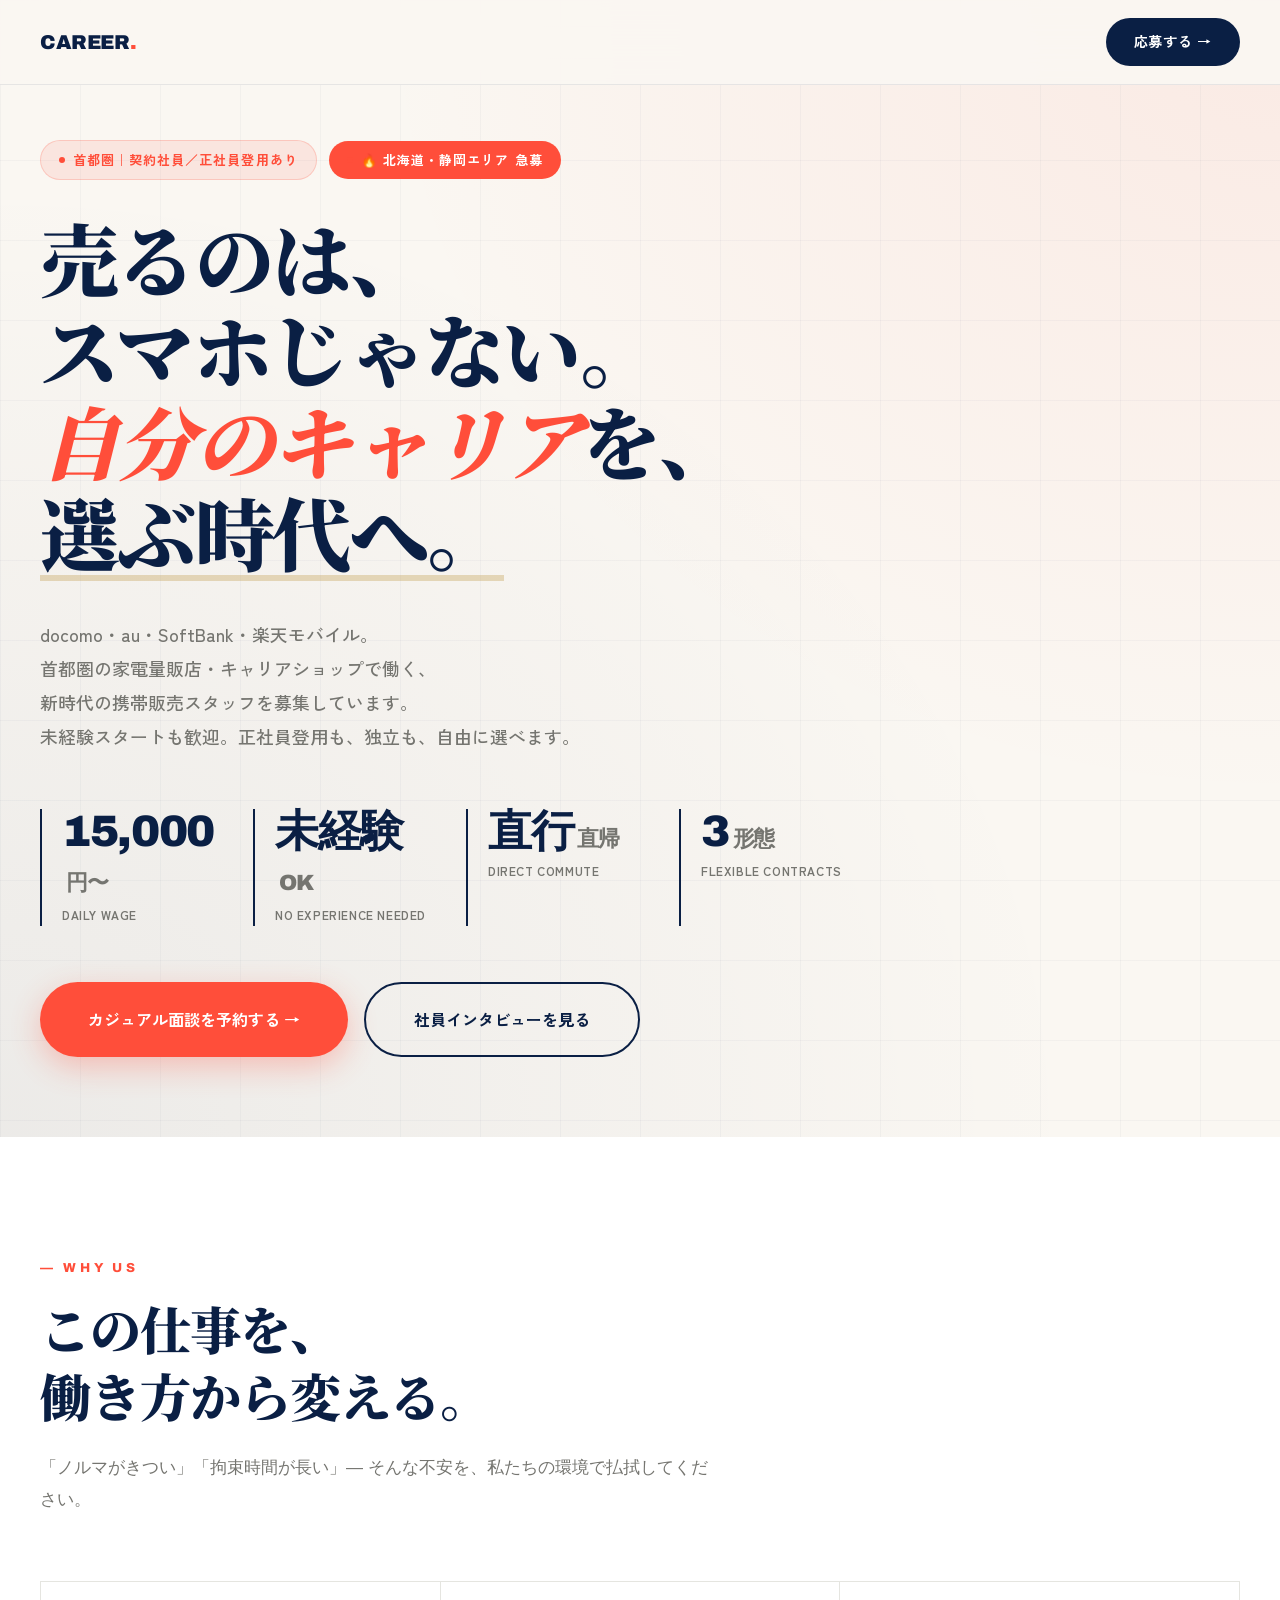
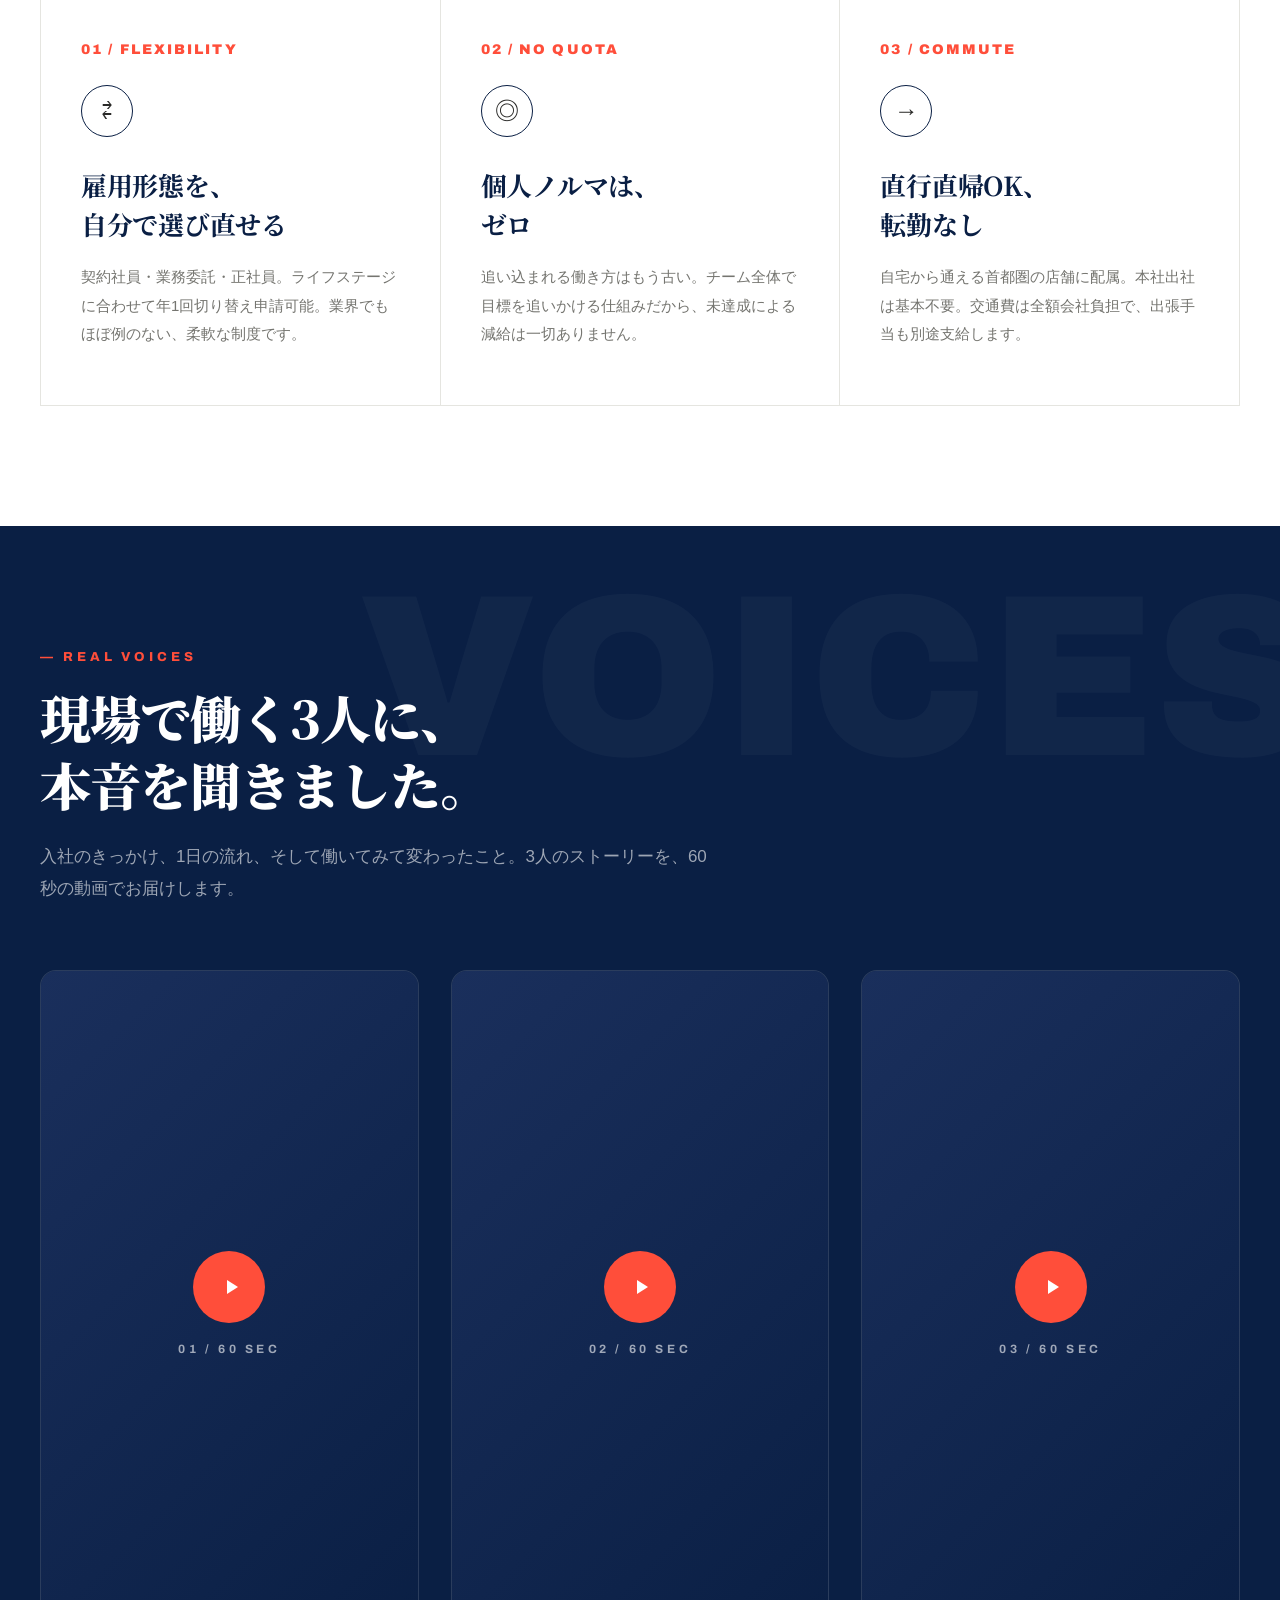
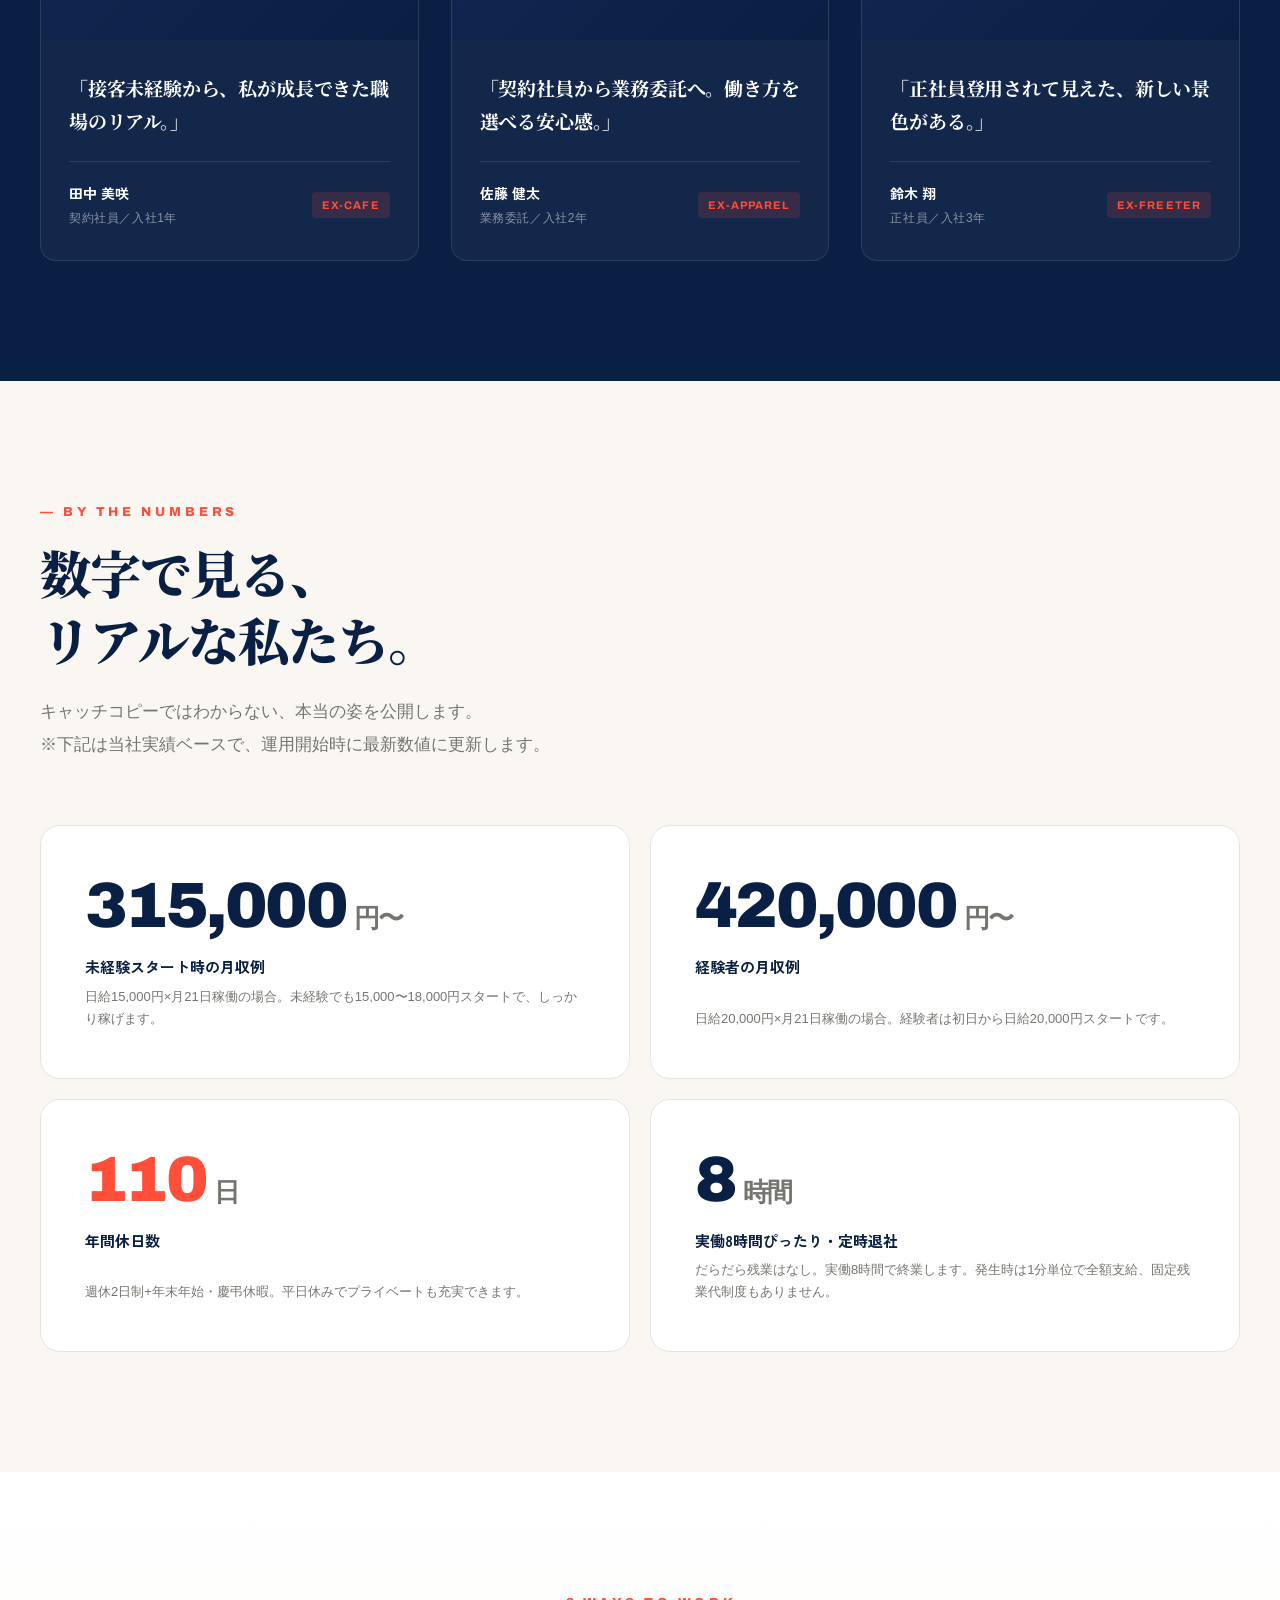
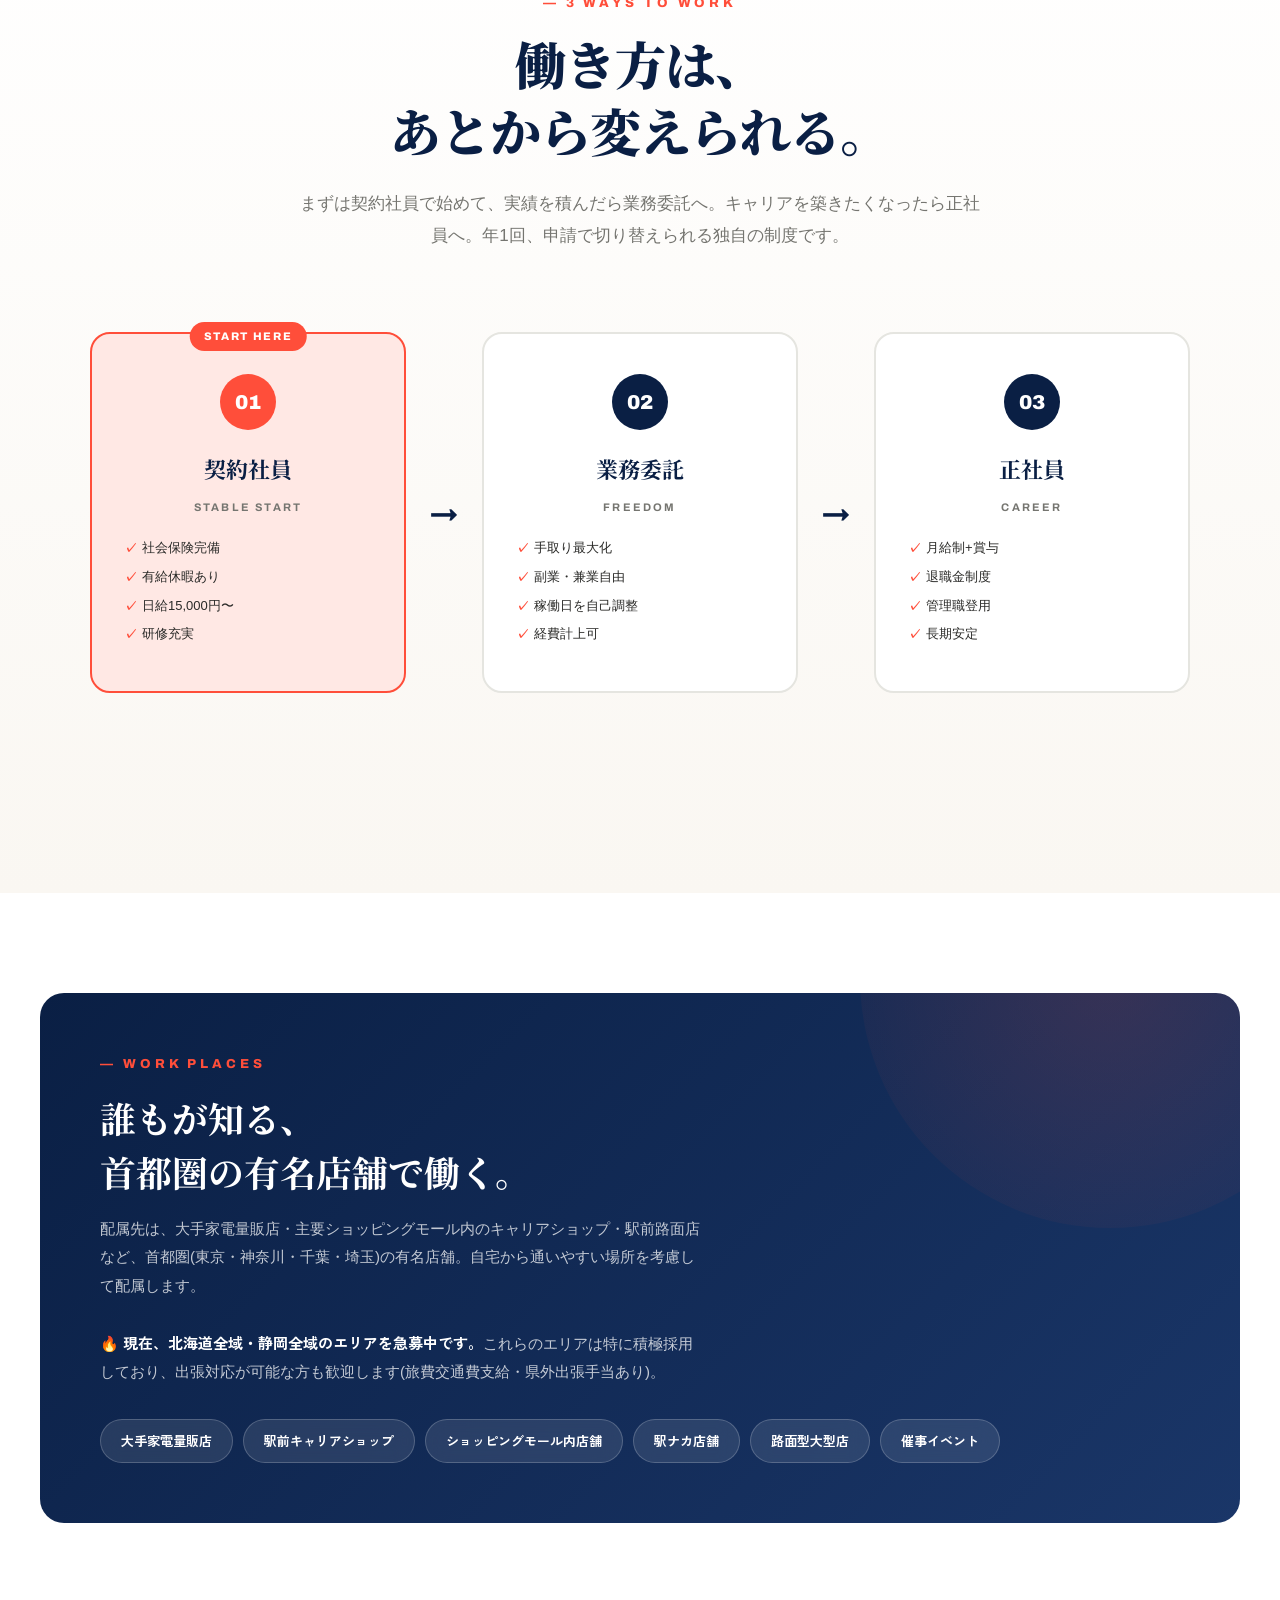
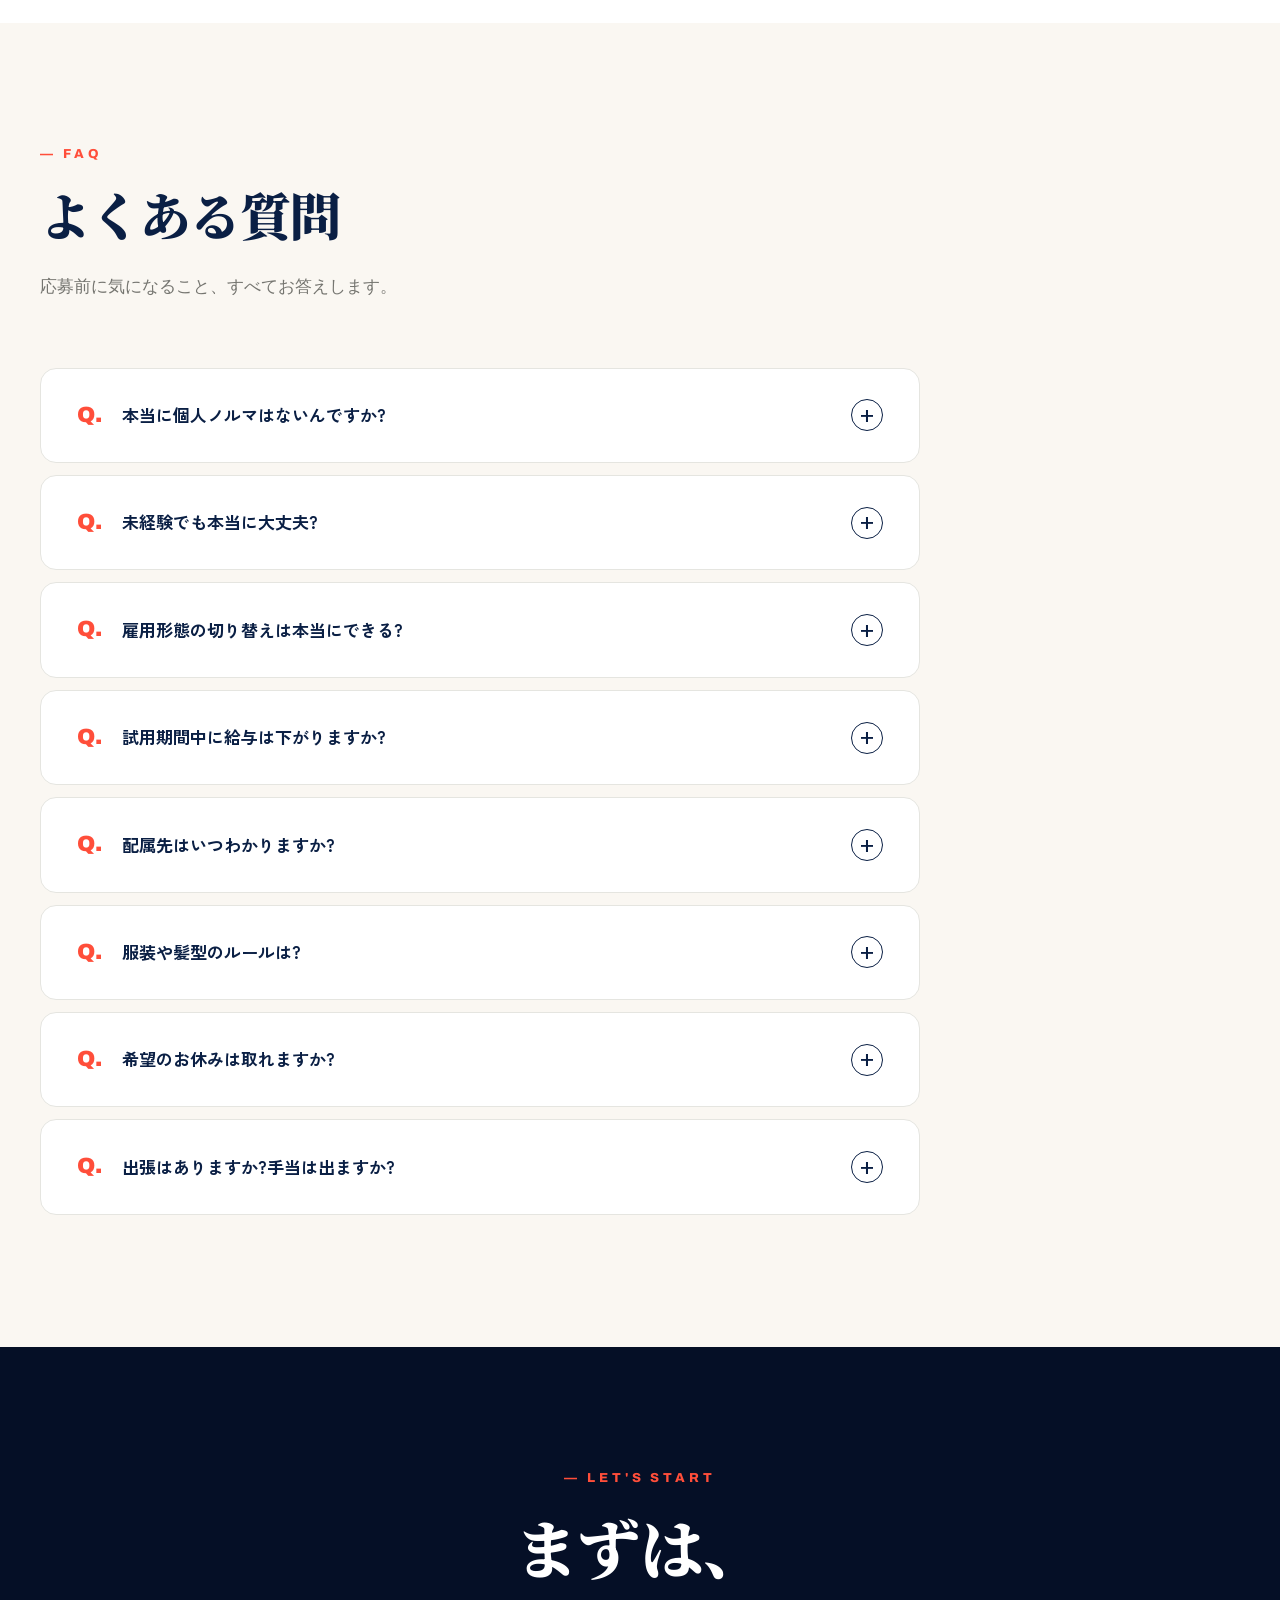
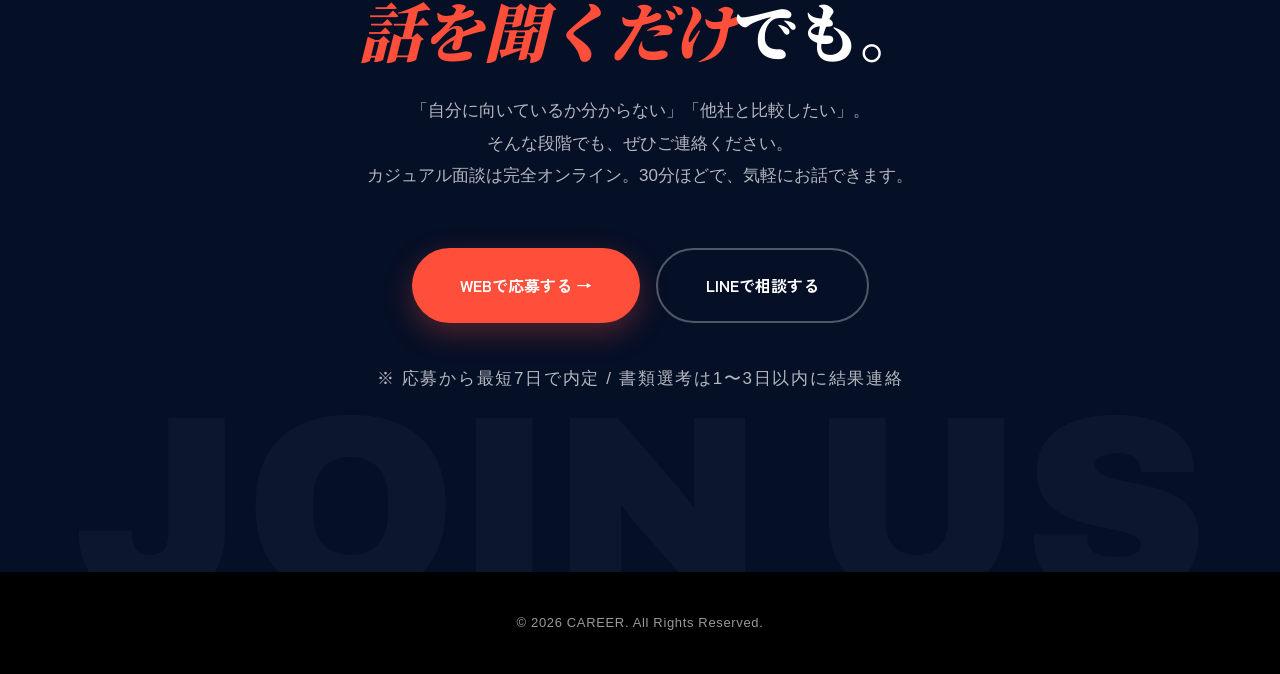
<file: _prototype/recruit-lp-employee.html>
<!DOCTYPE html>
<html lang="ja">
<head>
<meta charset="UTF-8">
<meta name="viewport" content="width=device-width, initial-scale=1.0">
<title>携帯販売スタッフ募集｜首都圏 契約社員採用｜正社員登用あり</title>
<meta name="description" content="首都圏の大手家電量販店・キャリアショップで働く携帯販売スタッフを募集。日給15,000円〜、未経験OK、正社員登用制度あり。北海道・静岡エリアは急募。雇用形態を柔軟に選べる新しい働き方。">
<link rel="preconnect" href="https://fonts.googleapis.com">
<link rel="preconnect" href="https://fonts.gstatic.com" crossorigin>
<link href="https://fonts.googleapis.com/css2?family=Noto+Serif+JP:wght@400;500;700;900&family=Zen+Kaku+Gothic+New:wght@400;500;700;900&family=Archivo:wght@400;600;800;900&display=swap" rel="stylesheet">
<style>
:root {
  --navy: #0A1F44;
  --navy-deep: #050F26;
  --accent: #FF4E3A;
  --accent-soft: #FFE8E4;
  --gold: #C9A961;
  --cream: #FAF7F2;
  --gray-100: #F4F4F1;
  --gray-200: #E5E5E0;
  --gray-500: #757570;
  --gray-700: #2A2A28;
  --white: #FFFFFF;
}

* { margin: 0; padding: 0; box-sizing: border-box; }

html {
  scroll-behavior: smooth;
  overflow-x: hidden;
  width: 100%;
}

body {
  font-family: 'Zen Kaku Gothic New', -apple-system, BlinkMacSystemFont, sans-serif;
  color: var(--gray-700);
  background: var(--cream);
  line-height: 1.7;
  overflow-x: hidden;
  -webkit-font-smoothing: antialiased;
  width: 100%;
  position: relative;
}

section { overflow-x: clip; }

/* ========== HEADER ========== */
.header {
  position: fixed;
  top: 0; left: 0; right: 0;
  z-index: 100;
  background: rgba(250, 247, 242, 0.92);
  backdrop-filter: blur(20px);
  -webkit-backdrop-filter: blur(20px);
  border-bottom: 1px solid rgba(10, 31, 68, 0.08);
}
.header-inner {
  max-width: 1280px;
  margin: 0 auto;
  padding: 18px 40px;
  display: flex;
  justify-content: space-between;
  align-items: center;
}
.logo {
  font-family: 'Archivo', sans-serif;
  font-weight: 900;
  font-size: 20px;
  letter-spacing: -0.02em;
  color: var(--navy);
}
.logo span { color: var(--accent); }
.cta-header {
  padding: 12px 28px;
  background: var(--navy);
  color: var(--white);
  text-decoration: none;
  font-weight: 700;
  font-size: 14px;
  border-radius: 100px;
  transition: all 0.3s;
  letter-spacing: 0.05em;
}
.cta-header:hover { background: var(--accent); transform: translateY(-2px); }

/* ========== HERO ========== */
.hero {
  min-height: 100vh;
  position: relative;
  padding: 140px 40px 80px;
  overflow: hidden;
  background:
    radial-gradient(ellipse at top right, rgba(255, 78, 58, 0.08), transparent 50%),
    radial-gradient(ellipse at bottom left, rgba(10, 31, 68, 0.06), transparent 60%),
    var(--cream);
}
.hero::before {
  content: '';
  position: absolute;
  top: 0; left: 0; right: 0; bottom: 0;
  background-image:
    linear-gradient(rgba(10, 31, 68, 0.03) 1px, transparent 1px),
    linear-gradient(90deg, rgba(10, 31, 68, 0.03) 1px, transparent 1px);
  background-size: 80px 80px;
  pointer-events: none;
}
.hero-inner {
  max-width: 1280px;
  margin: 0 auto;
  position: relative;
  z-index: 2;
}
.hero-tag {
  display: inline-flex;
  align-items: center;
  gap: 8px;
  padding: 8px 18px;
  background: rgba(255, 78, 58, 0.1);
  border: 1px solid rgba(255, 78, 58, 0.2);
  border-radius: 100px;
  font-size: 13px;
  font-weight: 700;
  color: var(--accent);
  letter-spacing: 0.08em;
  margin-bottom: 32px;
  animation: fadeUp 0.8s 0.2s both;
}
.hero-tag::before {
  content: '';
  width: 6px;
  height: 6px;
  background: var(--accent);
  border-radius: 50%;
  animation: pulse 2s infinite;
}
.hero h1 {
  font-family: 'Noto Serif JP', serif;
  font-weight: 900;
  font-size: clamp(38px, 6.2vw, 88px);
  line-height: 1.15;
  letter-spacing: -0.02em;
  color: var(--navy);
  margin-bottom: 40px;
  animation: fadeUp 0.8s 0.4s both;
}
.hero h1 .accent {
  color: var(--accent);
  font-style: italic;
}
.hero h1 .underline {
  display: inline-block;
  position: relative;
}
.hero h1 .underline::after {
  content: '';
  position: absolute;
  left: 0; right: 0;
  bottom: -4px;
  height: 6px;
  background: var(--gold);
  opacity: 0.4;
}
.hero-sub {
  font-size: clamp(16px, 1.4vw, 19px);
  color: var(--gray-500);
  max-width: 620px;
  margin-bottom: 56px;
  font-weight: 500;
  line-height: 1.9;
  animation: fadeUp 0.8s 0.6s both;
}
.hero-stats {
  display: grid;
  grid-template-columns: repeat(4, 1fr);
  gap: 32px;
  max-width: 820px;
  margin-bottom: 56px;
  animation: fadeUp 0.8s 0.8s both;
}
.stat {
  border-left: 2px solid var(--navy);
  padding-left: 20px;
}
.stat-num {
  font-family: 'Archivo', sans-serif;
  font-weight: 900;
  font-size: clamp(32px, 3.5vw, 44px);
  color: var(--navy);
  line-height: 1;
  letter-spacing: -0.03em;
}
.stat-num .unit { font-size: 0.5em; color: var(--gray-500); margin-left: 4px; }
.stat-label {
  font-size: 12px;
  color: var(--gray-500);
  margin-top: 8px;
  font-weight: 600;
  letter-spacing: 0.05em;
}
.hero-cta-group {
  display: flex;
  gap: 16px;
  flex-wrap: wrap;
  animation: fadeUp 0.8s 1s both;
}
.btn-primary {
  padding: 22px 48px;
  background: var(--accent);
  color: var(--white);
  text-decoration: none;
  font-weight: 700;
  font-size: 16px;
  border-radius: 100px;
  transition: all 0.3s;
  display: inline-flex;
  align-items: center;
  gap: 12px;
  box-shadow: 0 10px 30px rgba(255, 78, 58, 0.3);
}
.btn-primary:hover { transform: translateY(-3px); box-shadow: 0 14px 40px rgba(255, 78, 58, 0.4); }
.btn-secondary {
  padding: 22px 48px;
  background: transparent;
  color: var(--navy);
  text-decoration: none;
  font-weight: 700;
  font-size: 16px;
  border: 2px solid var(--navy);
  border-radius: 100px;
  transition: all 0.3s;
  display: inline-flex;
  align-items: center;
  gap: 12px;
}
.btn-secondary:hover { background: var(--navy); color: var(--white); }

/* ========== SECTION COMMON ========== */
section { padding: 120px 40px; position: relative; }
.section-inner { max-width: 1280px; margin: 0 auto; }
.section-label {
  font-family: 'Archivo', sans-serif;
  font-size: 13px;
  font-weight: 800;
  letter-spacing: 0.3em;
  color: var(--accent);
  margin-bottom: 16px;
  text-transform: uppercase;
}
.section-title {
  font-family: 'Noto Serif JP', serif;
  font-weight: 900;
  font-size: clamp(32px, 4vw, 56px);
  line-height: 1.3;
  color: var(--navy);
  margin-bottom: 24px;
  letter-spacing: -0.02em;
}
.section-sub {
  font-size: 17px;
  color: var(--gray-500);
  margin-bottom: 64px;
  max-width: 680px;
  line-height: 1.9;
}

/* ========== WHY SECTION ========== */
.why { background: var(--white); }
.why-grid {
  display: grid;
  grid-template-columns: repeat(3, 1fr);
  gap: 1px;
  background: var(--gray-200);
  border: 1px solid var(--gray-200);
}
.why-item {
  background: var(--white);
  padding: 56px 40px;
  transition: all 0.4s;
  position: relative;
}
.why-item:hover { background: var(--cream); }
.why-num {
  font-family: 'Archivo', sans-serif;
  font-weight: 900;
  font-size: 14px;
  color: var(--accent);
  letter-spacing: 0.15em;
  margin-bottom: 24px;
}
.why-item h3 {
  font-family: 'Noto Serif JP', serif;
  font-size: 26px;
  font-weight: 700;
  line-height: 1.5;
  color: var(--navy);
  margin-bottom: 20px;
  letter-spacing: -0.01em;
}
.why-item p {
  color: var(--gray-500);
  font-size: 15px;
  line-height: 1.9;
}
.why-icon {
  width: 52px;
  height: 52px;
  border: 1.5px solid var(--navy);
  border-radius: 50%;
  display: flex;
  align-items: center;
  justify-content: center;
  margin-bottom: 28px;
  font-size: 24px;
}

/* ========== INTERVIEW SECTION ========== */
.interview {
  background: var(--navy);
  color: var(--white);
  position: relative;
  overflow: hidden;
}
.interview::before {
  content: 'VOICES';
  position: absolute;
  top: 60px;
  right: -40px;
  font-family: 'Archivo', sans-serif;
  font-weight: 900;
  font-size: clamp(100px, 18vw, 260px);
  color: rgba(255, 255, 255, 0.03);
  line-height: 0.8;
  pointer-events: none;
}
.interview .section-title { color: var(--white); }
.interview .section-sub { color: rgba(255, 255, 255, 0.6); }
.interview-grid {
  display: grid;
  grid-template-columns: repeat(3, 1fr);
  gap: 32px;
}
.interview-card {
  background: rgba(255, 255, 255, 0.04);
  border: 1px solid rgba(255, 255, 255, 0.1);
  border-radius: 16px;
  overflow: hidden;
  transition: all 0.4s;
}
.interview-card:hover {
  background: rgba(255, 255, 255, 0.06);
  transform: translateY(-8px);
  border-color: var(--accent);
}
.video-wrapper {
  position: relative;
  aspect-ratio: 9 / 16;
  background: linear-gradient(135deg, #1a2f5c 0%, #0a1f44 100%);
  overflow: hidden;
  cursor: pointer;
}
.video-placeholder {
  position: absolute;
  inset: 0;
  display: flex;
  align-items: center;
  justify-content: center;
  flex-direction: column;
  gap: 16px;
}
.play-btn {
  width: 72px;
  height: 72px;
  border-radius: 50%;
  background: var(--accent);
  display: flex;
  align-items: center;
  justify-content: center;
  transition: all 0.3s;
  box-shadow: 0 0 0 0 rgba(255, 78, 58, 0.6);
  animation: playPulse 2s infinite;
}
.video-wrapper:hover .play-btn { transform: scale(1.1); }
.play-btn svg { width: 24px; height: 24px; fill: var(--white); margin-left: 3px; }
.video-label {
  font-size: 12px;
  letter-spacing: 0.3em;
  color: rgba(255, 255, 255, 0.6);
  font-family: 'Archivo', sans-serif;
  font-weight: 700;
}
.interview-content { padding: 32px 28px; }
.interview-quote {
  font-family: 'Noto Serif JP', serif;
  font-size: 19px;
  line-height: 1.7;
  font-weight: 700;
  color: var(--white);
  margin-bottom: 24px;
  letter-spacing: -0.01em;
}
.interview-meta {
  display: flex;
  justify-content: space-between;
  align-items: center;
  padding-top: 20px;
  border-top: 1px solid rgba(255, 255, 255, 0.1);
}
.person-info { }
.person-name {
  font-size: 14px;
  font-weight: 700;
  color: var(--white);
  margin-bottom: 2px;
}
.person-role {
  font-size: 12px;
  color: rgba(255, 255, 255, 0.5);
  letter-spacing: 0.05em;
}
.career-tag {
  font-family: 'Archivo', sans-serif;
  font-size: 11px;
  font-weight: 700;
  padding: 4px 10px;
  background: rgba(255, 78, 58, 0.15);
  color: var(--accent);
  border-radius: 4px;
  letter-spacing: 0.1em;
}

/* ========== DATA SECTION ========== */
.data { background: var(--cream); }
.data-grid {
  display: grid;
  grid-template-columns: repeat(2, 1fr);
  gap: 20px;
}
.data-card {
  background: var(--white);
  padding: 48px 44px;
  border-radius: 20px;
  transition: all 0.3s;
  border: 1px solid var(--gray-200);
  display: flex;
  flex-direction: column;
  justify-content: space-between;
  min-height: 240px;
}
.data-card:hover { transform: translateY(-6px); box-shadow: 0 20px 40px rgba(10, 31, 68, 0.08); }
.data-big {
  font-family: 'Archivo', sans-serif;
  font-weight: 900;
  font-size: clamp(48px, 5vw, 72px);
  color: var(--navy);
  line-height: 1;
  letter-spacing: -0.04em;
  margin-bottom: 16px;
}
.data-big .unit {
  font-size: 0.4em;
  color: var(--gray-500);
  margin-left: 8px;
  font-weight: 700;
}
.data-big .highlight { color: var(--accent); }
.data-label {
  font-size: 15px;
  font-weight: 700;
  color: var(--navy);
  margin-bottom: 6px;
}
.data-desc {
  font-size: 13px;
  color: var(--gray-500);
  line-height: 1.7;
}

/* ========== FLEXIBILITY SECTION ========== */
.flex-section {
  background: linear-gradient(180deg, var(--white) 0%, var(--cream) 100%);
  position: relative;
}
.flex-hero {
  text-align: center;
  margin-bottom: 80px;
}
.flex-hero .section-label { text-align: center; }
.flex-hero .section-title { margin: 0 auto 24px; }
.flex-hero .section-sub { margin: 0 auto; }
.flex-diagram {
  display: grid;
  grid-template-columns: 1fr auto 1fr auto 1fr;
  gap: 24px;
  align-items: stretch;
  max-width: 1100px;
  margin: 0 auto 80px;
}
.flex-card {
  background: var(--white);
  border-radius: 20px;
  padding: 40px 32px;
  text-align: center;
  border: 2px solid var(--gray-200);
  transition: all 0.3s;
  position: relative;
}
.flex-card:hover { transform: translateY(-8px); border-color: var(--accent); box-shadow: 0 20px 40px rgba(10, 31, 68, 0.1); }
.flex-card.current { border-color: var(--accent); background: var(--accent-soft); }
.flex-card.current::before {
  content: 'START HERE';
  position: absolute;
  top: -12px;
  left: 50%;
  transform: translateX(-50%);
  background: var(--accent);
  color: var(--white);
  font-family: 'Archivo', sans-serif;
  font-size: 11px;
  font-weight: 800;
  padding: 5px 14px;
  border-radius: 100px;
  letter-spacing: 0.15em;
}
.flex-icon {
  width: 56px;
  height: 56px;
  margin: 0 auto 20px;
  border-radius: 50%;
  background: var(--navy);
  color: var(--white);
  display: flex;
  align-items: center;
  justify-content: center;
  font-family: 'Archivo', sans-serif;
  font-weight: 900;
  font-size: 20px;
}
.flex-card.current .flex-icon { background: var(--accent); }
.flex-name {
  font-family: 'Noto Serif JP', serif;
  font-size: 22px;
  font-weight: 700;
  color: var(--navy);
  margin-bottom: 10px;
}
.flex-tag {
  font-family: 'Archivo', sans-serif;
  font-size: 11px;
  letter-spacing: 0.2em;
  color: var(--gray-500);
  margin-bottom: 20px;
  font-weight: 700;
}
.flex-points {
  text-align: left;
  font-size: 13px;
  color: var(--gray-700);
  line-height: 1.9;
}
.flex-points li {
  list-style: none;
  padding-left: 18px;
  position: relative;
  margin-bottom: 4px;
}
.flex-points li::before {
  content: '✓';
  position: absolute;
  left: 0;
  color: var(--accent);
  font-weight: 700;
}
.flex-arrow {
  display: flex;
  align-items: center;
  justify-content: center;
  font-family: 'Archivo', sans-serif;
  font-weight: 900;
  color: var(--navy);
  font-size: 28px;
}

/* ========== STORES SECTION ========== */
.stores { background: var(--white); padding: 100px 40px; }
.stores-banner {
  background: linear-gradient(135deg, var(--navy) 0%, #1a3668 100%);
  padding: 60px;
  border-radius: 24px;
  color: var(--white);
  position: relative;
  overflow: hidden;
}
.stores-banner::before {
  content: '';
  position: absolute;
  top: -50%;
  right: -10%;
  width: 500px;
  height: 500px;
  background: radial-gradient(circle, rgba(255, 78, 58, 0.15), transparent);
  border-radius: 50%;
}
.stores-title {
  font-family: 'Noto Serif JP', serif;
  font-size: clamp(24px, 2.8vw, 36px);
  font-weight: 700;
  margin-bottom: 16px;
  line-height: 1.5;
}
.stores-desc {
  color: rgba(255, 255, 255, 0.75);
  font-size: 15px;
  margin-bottom: 32px;
  max-width: 600px;
  line-height: 1.9;
}
.store-tags {
  display: flex;
  flex-wrap: wrap;
  gap: 10px;
  position: relative;
}
.store-tag {
  padding: 10px 20px;
  background: rgba(255, 255, 255, 0.1);
  border: 1px solid rgba(255, 255, 255, 0.2);
  border-radius: 100px;
  font-size: 13px;
  font-weight: 700;
  backdrop-filter: blur(10px);
}

/* ========== FAQ SECTION ========== */
.faq { background: var(--cream); }
.faq-list { max-width: 880px; }
.faq-item {
  background: var(--white);
  border-radius: 16px;
  margin-bottom: 12px;
  overflow: hidden;
  border: 1px solid var(--gray-200);
  transition: all 0.3s;
}
.faq-item:hover { border-color: var(--navy); }
.faq-q {
  padding: 28px 36px;
  font-weight: 700;
  font-size: 17px;
  color: var(--navy);
  cursor: pointer;
  display: flex;
  justify-content: space-between;
  align-items: center;
  gap: 20px;
}
.faq-q::before {
  content: 'Q.';
  font-family: 'Archivo', sans-serif;
  font-weight: 900;
  color: var(--accent);
  font-size: 22px;
  flex-shrink: 0;
}
.faq-q-text { flex: 1; }
.faq-toggle {
  width: 32px;
  height: 32px;
  border: 1.5px solid var(--navy);
  border-radius: 50%;
  display: flex;
  align-items: center;
  justify-content: center;
  font-size: 18px;
  transition: all 0.3s;
  flex-shrink: 0;
}
.faq-item.open .faq-toggle { background: var(--navy); color: var(--white); transform: rotate(45deg); }
.faq-a {
  max-height: 0;
  overflow: hidden;
  transition: max-height 0.4s ease, padding 0.4s ease;
  padding: 0 36px;
}
.faq-item.open .faq-a { max-height: 400px; padding: 0 36px 28px; }
.faq-a-inner {
  padding-left: 40px;
  color: var(--gray-500);
  line-height: 1.9;
  font-size: 15px;
  border-left: 2px solid var(--accent-soft);
}

/* ========== APPLY CTA ========== */
.apply {
  background: var(--navy-deep);
  color: var(--white);
  text-align: center;
  position: relative;
  overflow: hidden;
}
.apply::before {
  content: 'JOIN US';
  position: absolute;
  bottom: -40px;
  left: 50%;
  transform: translateX(-50%);
  font-family: 'Archivo', sans-serif;
  font-weight: 900;
  font-size: clamp(120px, 20vw, 300px);
  color: rgba(255, 255, 255, 0.03);
  line-height: 0.8;
  white-space: nowrap;
}
.apply-inner { position: relative; z-index: 2; }
.apply h2 {
  font-family: 'Noto Serif JP', serif;
  font-size: clamp(32px, 5vw, 64px);
  font-weight: 900;
  line-height: 1.3;
  margin-bottom: 24px;
  letter-spacing: -0.02em;
}
.apply h2 .accent { color: var(--accent); font-style: italic; }
.apply p {
  color: rgba(255, 255, 255, 0.7);
  font-size: 17px;
  margin-bottom: 56px;
  max-width: 640px;
  margin-left: auto;
  margin-right: auto;
  line-height: 1.9;
}
.apply-btns {
  display: flex;
  gap: 16px;
  justify-content: center;
  flex-wrap: wrap;
  margin-bottom: 40px;
}
.apply-note {
  font-size: 13px;
  color: rgba(255, 255, 255, 0.5);
  letter-spacing: 0.1em;
}

/* ========== FOOTER ========== */
footer {
  background: #000;
  color: rgba(255, 255, 255, 0.6);
  padding: 40px;
  text-align: center;
  font-size: 13px;
  letter-spacing: 0.05em;
}

/* ========== ANIMATIONS ========== */
@keyframes fadeUp {
  from { opacity: 0; transform: translateY(30px); }
  to { opacity: 1; transform: translateY(0); }
}
@keyframes pulse {
  0%, 100% { transform: scale(1); opacity: 1; }
  50% { transform: scale(1.5); opacity: 0.5; }
}
@keyframes playPulse {
  0% { box-shadow: 0 0 0 0 rgba(255, 78, 58, 0.6); }
  70% { box-shadow: 0 0 0 20px rgba(255, 78, 58, 0); }
  100% { box-shadow: 0 0 0 0 rgba(255, 78, 58, 0); }
}

/* ========== RESPONSIVE ========== */
@media (max-width: 900px) {
  .header-inner { padding: 16px 20px; }
  .hero { padding: 120px 20px 60px; }
  section { padding: 80px 20px; }
  .hero-stats { grid-template-columns: repeat(2, 1fr); gap: 24px; }
  .why-grid { grid-template-columns: 1fr; }
  .interview-grid { grid-template-columns: 1fr; }
  .data-grid { grid-template-columns: 1fr; }
  .flex-diagram { grid-template-columns: 1fr; gap: 12px; }
  .flex-arrow { transform: rotate(90deg); padding: 8px 0; }
  .stores-banner { padding: 40px 28px; }
  .apply-btns { flex-direction: column; align-items: stretch; padding: 0 20px; }
  .btn-primary, .btn-secondary { justify-content: center; padding: 20px 32px; font-size: 15px; }
  .cta-header { padding: 10px 18px; font-size: 12px; }
  .faq-q { padding: 22px 24px; font-size: 15px; gap: 12px; }
  .faq-item.open .faq-a { padding: 0 24px 24px; }
  .faq-a-inner { padding-left: 20px; }
}
</style>
</head>
<body>

<!-- HEADER -->
<header class="header">
  <div class="header-inner">
    <div class="logo">CAREER<span>.</span></div>
    <a href="#apply" class="cta-header">応募する →</a>
  </div>
</header>

<!-- HERO -->
<section class="hero">
  <div class="hero-inner">
    <div class="hero-tag">首都圏｜契約社員／正社員登用あり</div>
    <div class="hero-tag" style="background: var(--accent); color: white; border: none; margin-left: 8px;">🔥 北海道・静岡エリア 急募</div>
    <h1>
      売るのは、<br>
      スマホじゃない。<br>
      <span class="accent">自分のキャリア</span>を、<br>
      <span class="underline">選ぶ時代へ。</span>
    </h1>
    <p class="hero-sub">
      docomo・au・SoftBank・楽天モバイル。<br>
      首都圏の家電量販店・キャリアショップで働く、<br>
      新時代の携帯販売スタッフを募集しています。<br>
      未経験スタートも歓迎。正社員登用も、独立も、自由に選べます。
    </p>
    <div class="hero-stats">
      <div class="stat">
        <div class="stat-num">15,000<span class="unit">円〜</span></div>
        <div class="stat-label">DAILY WAGE</div>
      </div>
      <div class="stat">
        <div class="stat-num">未経験<span class="unit">OK</span></div>
        <div class="stat-label">NO EXPERIENCE NEEDED</div>
      </div>
      <div class="stat">
        <div class="stat-num">直行<span class="unit">直帰</span></div>
        <div class="stat-label">DIRECT COMMUTE</div>
      </div>
      <div class="stat">
        <div class="stat-num">3<span class="unit">形態</span></div>
        <div class="stat-label">FLEXIBLE CONTRACTS</div>
      </div>
    </div>
    <div class="hero-cta-group">
      <a href="#apply" class="btn-primary">カジュアル面談を予約する →</a>
      <a href="#interview" class="btn-secondary">社員インタビューを見る</a>
    </div>
  </div>
</section>

<!-- WHY -->
<section class="why">
  <div class="section-inner">
    <div class="section-label">— WHY US</div>
    <h2 class="section-title">この仕事を、<br>働き方から変える。</h2>
    <p class="section-sub">「ノルマがきつい」「拘束時間が長い」— そんな不安を、私たちの環境で払拭してください。</p>
    <div class="why-grid">
      <div class="why-item">
        <div class="why-num">01 / FLEXIBILITY</div>
        <div class="why-icon">⇄</div>
        <h3>雇用形態を、<br>自分で選び直せる</h3>
        <p>契約社員・業務委託・正社員。ライフステージに合わせて年1回切り替え申請可能。業界でもほぼ例のない、柔軟な制度です。</p>
      </div>
      <div class="why-item">
        <div class="why-num">02 / NO QUOTA</div>
        <div class="why-icon">◎</div>
        <h3>個人ノルマは、<br>ゼロ</h3>
        <p>追い込まれる働き方はもう古い。チーム全体で目標を追いかける仕組みだから、未達成による減給は一切ありません。</p>
      </div>
      <div class="why-item">
        <div class="why-num">03 / COMMUTE</div>
        <div class="why-icon">→</div>
        <h3>直行直帰OK、<br>転勤なし</h3>
        <p>自宅から通える首都圏の店舗に配属。本社出社は基本不要。交通費は全額会社負担で、出張手当も別途支給します。</p>
      </div>
    </div>
  </div>
</section>

<!-- INTERVIEW -->
<section class="interview" id="interview">
  <div class="section-inner">
    <div class="section-label" style="color: var(--accent);">— REAL VOICES</div>
    <h2 class="section-title">現場で働く3人に、<br>本音を聞きました。</h2>
    <p class="section-sub">入社のきっかけ、1日の流れ、そして働いてみて変わったこと。3人のストーリーを、60秒の動画でお届けします。</p>
    <div class="interview-grid">
      <div class="interview-card">
        <div class="video-wrapper">
          <div class="video-placeholder">
            <div class="play-btn">
              <svg viewBox="0 0 24 24"><path d="M8 5v14l11-7z"/></svg>
            </div>
            <div class="video-label">01 / 60 SEC</div>
          </div>
        </div>
        <div class="interview-content">
          <p class="interview-quote">「接客未経験から、私が成長できた職場のリアル。」</p>
          <div class="interview-meta">
            <div class="person-info">
              <div class="person-name">田中 美咲</div>
              <div class="person-role">契約社員／入社1年</div>
            </div>
            <span class="career-tag">EX-CAFE</span>
          </div>
        </div>
      </div>
      <div class="interview-card">
        <div class="video-wrapper">
          <div class="video-placeholder">
            <div class="play-btn">
              <svg viewBox="0 0 24 24"><path d="M8 5v14l11-7z"/></svg>
            </div>
            <div class="video-label">02 / 60 SEC</div>
          </div>
        </div>
        <div class="interview-content">
          <p class="interview-quote">「契約社員から業務委託へ。働き方を選べる安心感。」</p>
          <div class="interview-meta">
            <div class="person-info">
              <div class="person-name">佐藤 健太</div>
              <div class="person-role">業務委託／入社2年</div>
            </div>
            <span class="career-tag">EX-APPAREL</span>
          </div>
        </div>
      </div>
      <div class="interview-card">
        <div class="video-wrapper">
          <div class="video-placeholder">
            <div class="play-btn">
              <svg viewBox="0 0 24 24"><path d="M8 5v14l11-7z"/></svg>
            </div>
            <div class="video-label">03 / 60 SEC</div>
          </div>
        </div>
        <div class="interview-content">
          <p class="interview-quote">「正社員登用されて見えた、新しい景色がある。」</p>
          <div class="interview-meta">
            <div class="person-info">
              <div class="person-name">鈴木 翔</div>
              <div class="person-role">正社員／入社3年</div>
            </div>
            <span class="career-tag">EX-FREETER</span>
          </div>
        </div>
      </div>
    </div>
  </div>
</section>

<!-- DATA -->
<section class="data">
  <div class="section-inner">
    <div class="section-label">— BY THE NUMBERS</div>
    <h2 class="section-title">数字で見る、<br>リアルな私たち。</h2>
    <p class="section-sub">キャッチコピーではわからない、本当の姿を公開します。<br>※下記は当社実績ベースで、運用開始時に最新数値に更新します。</p>
    <div class="data-grid">
      <div class="data-card">
        <div>
          <div class="data-big">315,000<span class="unit">円〜</span></div>
          <div class="data-label">未経験スタート時の月収例</div>
        </div>
        <p class="data-desc">日給15,000円×月21日稼働の場合。未経験でも15,000〜18,000円スタートで、しっかり稼げます。</p>
      </div>
      <div class="data-card">
        <div>
          <div class="data-big">420,000<span class="unit">円〜</span></div>
          <div class="data-label">経験者の月収例</div>
        </div>
        <p class="data-desc">日給20,000円×月21日稼働の場合。経験者は初日から日給20,000円スタートです。</p>
      </div>
      <div class="data-card">
        <div>
          <div class="data-big"><span class="highlight">110</span><span class="unit">日</span></div>
          <div class="data-label">年間休日数</div>
        </div>
        <p class="data-desc">週休2日制+年末年始・慶弔休暇。平日休みでプライベートも充実できます。</p>
      </div>
      <div class="data-card">
        <div>
          <div class="data-big">8<span class="unit">時間</span></div>
          <div class="data-label">実働8時間ぴったり・定時退社</div>
        </div>
        <p class="data-desc">だらだら残業はなし。実働8時間で終業します。発生時は1分単位で全額支給、固定残業代制度もありません。</p>
      </div>
    </div>
  </div>
</section>

<!-- FLEXIBILITY -->
<section class="flex-section">
  <div class="section-inner">
    <div class="flex-hero">
      <div class="section-label">— 3 WAYS TO WORK</div>
      <h2 class="section-title">働き方は、<br>あとから変えられる。</h2>
      <p class="section-sub">まずは契約社員で始めて、実績を積んだら業務委託へ。キャリアを築きたくなったら正社員へ。年1回、申請で切り替えられる独自の制度です。</p>
    </div>
    <div class="flex-diagram">
      <div class="flex-card current">
        <div class="flex-icon">01</div>
        <div class="flex-name">契約社員</div>
        <div class="flex-tag">STABLE START</div>
        <ul class="flex-points">
          <li>社会保険完備</li>
          <li>有給休暇あり</li>
          <li>日給15,000円〜</li>
          <li>研修充実</li>
        </ul>
      </div>
      <div class="flex-arrow">→</div>
      <div class="flex-card">
        <div class="flex-icon">02</div>
        <div class="flex-name">業務委託</div>
        <div class="flex-tag">FREEDOM</div>
        <ul class="flex-points">
          <li>手取り最大化</li>
          <li>副業・兼業自由</li>
          <li>稼働日を自己調整</li>
          <li>経費計上可</li>
        </ul>
      </div>
      <div class="flex-arrow">→</div>
      <div class="flex-card">
        <div class="flex-icon">03</div>
        <div class="flex-name">正社員</div>
        <div class="flex-tag">CAREER</div>
        <ul class="flex-points">
          <li>月給制+賞与</li>
          <li>退職金制度</li>
          <li>管理職登用</li>
          <li>長期安定</li>
        </ul>
      </div>
    </div>
  </div>
</section>

<!-- STORES -->
<section class="stores">
  <div class="section-inner">
    <div class="stores-banner">
      <div class="section-label" style="color: var(--accent);">— WORK PLACES</div>
      <h2 class="stores-title">誰もが知る、<br>首都圏の有名店舗で働く。</h2>
      <p class="stores-desc">
        配属先は、大手家電量販店・主要ショッピングモール内のキャリアショップ・駅前路面店など、首都圏(東京・神奈川・千葉・埼玉)の有名店舗。自宅から通いやすい場所を考慮して配属します。<br><br>
        <strong style="color: var(--white);">🔥 現在、北海道全域・静岡全域のエリアを急募中です。</strong>これらのエリアは特に積極採用しており、出張対応が可能な方も歓迎します(旅費交通費支給・県外出張手当あり)。
      </p>
      <div class="store-tags">
        <span class="store-tag">大手家電量販店</span>
        <span class="store-tag">駅前キャリアショップ</span>
        <span class="store-tag">ショッピングモール内店舗</span>
        <span class="store-tag">駅ナカ店舗</span>
        <span class="store-tag">路面型大型店</span>
        <span class="store-tag">催事イベント</span>
      </div>
    </div>
  </div>
</section>

<!-- FAQ -->
<section class="faq">
  <div class="section-inner">
    <div class="section-label">— FAQ</div>
    <h2 class="section-title">よくある質問</h2>
    <p class="section-sub">応募前に気になること、すべてお答えします。</p>
    <div class="faq-list">
      <div class="faq-item">
        <div class="faq-q"><span class="faq-q-text">本当に個人ノルマはないんですか?</span><span class="faq-toggle">+</span></div>
        <div class="faq-a"><div class="faq-a-inner">はい、個人ノルマは一切ありません。チーム単位での目標はありますが、個人が未達成だからといって減給・解雇されることはありません。チームで助け合いながら目標を目指す文化です。</div></div>
      </div>
      <div class="faq-item">
        <div class="faq-q"><span class="faq-q-text">未経験でも本当に大丈夫?</span><span class="faq-toggle">+</span></div>
        <div class="faq-a"><div class="faq-a-inner">現在のスタッフの約9割が未経験入社です。入社後は商品知識から接客トーク、クロージングまで段階的に学べる研修プログラムを用意。OJT担当が必ず付くので、初日から一人で放置されることはありません。</div></div>
      </div>
      <div class="faq-item">
        <div class="faq-q"><span class="faq-q-text">雇用形態の切り替えは本当にできる?</span><span class="faq-toggle">+</span></div>
        <div class="faq-a"><div class="faq-a-inner">年1回、雇用形態の切り替え申請が可能です。契約社員→業務委託、業務委託→契約社員、契約社員→正社員のいずれも、本人の希望と実績に応じて柔軟に対応しています。ライフステージの変化にも対応できる制度です。</div></div>
      </div>
      <div class="faq-item">
        <div class="faq-q"><span class="faq-q-text">試用期間中に給与は下がりますか?</span><span class="faq-toggle">+</span></div>
        <div class="faq-a"><div class="faq-a-inner">試用期間は3ヶ月ですが、期間中も本採用と同条件です。「試用期間だけ低い給与」という運用はしていません。</div></div>
      </div>
      <div class="faq-item">
        <div class="faq-q"><span class="faq-q-text">配属先はいつわかりますか?</span><span class="faq-toggle">+</span></div>
        <div class="faq-a"><div class="faq-a-inner">最終面接時に、通勤時間・ご希望エリアをヒアリングした上で決定します。首都圏の案件は常時複数保有しているため、ご希望に沿える可能性が高いです。</div></div>
      </div>
      <div class="faq-item">
        <div class="faq-q"><span class="faq-q-text">服装や髪型のルールは?</span><span class="faq-toggle">+</span></div>
        <div class="faq-a"><div class="faq-a-inner">店舗稼働時はスーツ着用(常識の範囲内の清潔感があればOK)、イベント時はユニフォームを貸与します。髪色は配属店舗のルールに準じますが、派手すぎない範囲であれば柔軟に対応しています。</div></div>
      </div>
      <div class="faq-item">
        <div class="faq-q"><span class="faq-q-text">希望のお休みは取れますか?</span><span class="faq-toggle">+</span></div>
        <div class="faq-a"><div class="faq-a-inner">月3日まで希望休を申請可能です(土日祝を除く平日)。土日祝は基本稼働となりますが、家族の予定や用事に合わせて、事前申請で平日にお休みを取れます。実働8時間ぴったりで定時退社のため、終業後の予定も立てやすい働き方です。</div></div>
      </div>
      <div class="faq-item">
        <div class="faq-q"><span class="faq-q-text">出張はありますか?手当は出ますか?</span><span class="faq-toggle">+</span></div>
        <div class="faq-a"><div class="faq-a-inner">案件により出張をお願いする場合があります。特に現在、北海道全域・静岡全域のエリアを急募しており、出張対応が可能な方は歓迎します。旅費交通費は支給、県外出張手当も別途お支払いするため、出張を前向きに捉えられる方には収入アップの機会にもなります。</div></div>
      </div>
    </div>
  </div>
</section>

<!-- APPLY -->
<section class="apply" id="apply">
  <div class="section-inner apply-inner">
    <div class="section-label" style="color: var(--accent);">— LET'S START</div>
    <h2>まずは、<br><span class="accent">話を聞くだけ</span>でも。</h2>
    <p>
      「自分に向いているか分からない」「他社と比較したい」。<br>
      そんな段階でも、ぜひご連絡ください。<br>
      カジュアル面談は完全オンライン。30分ほどで、気軽にお話できます。
    </p>
    <div class="apply-btns">
      <a href="#" class="btn-primary">WEBで応募する →</a>
      <a href="#" class="btn-secondary" style="border-color: rgba(255,255,255,0.3); color: white;">LINEで相談する</a>
    </div>
    <p class="apply-note">※ 応募から最短7日で内定 / 書類選考は1〜3日以内に結果連絡</p>
  </div>
</section>

<footer>
  © 2026 CAREER. All Rights Reserved.
</footer>

<script>
// FAQ toggle
document.querySelectorAll('.faq-item').forEach(item => {
  item.querySelector('.faq-q').addEventListener('click', () => {
    item.classList.toggle('open');
  });
});
</script>

</body>
</html>
</file>
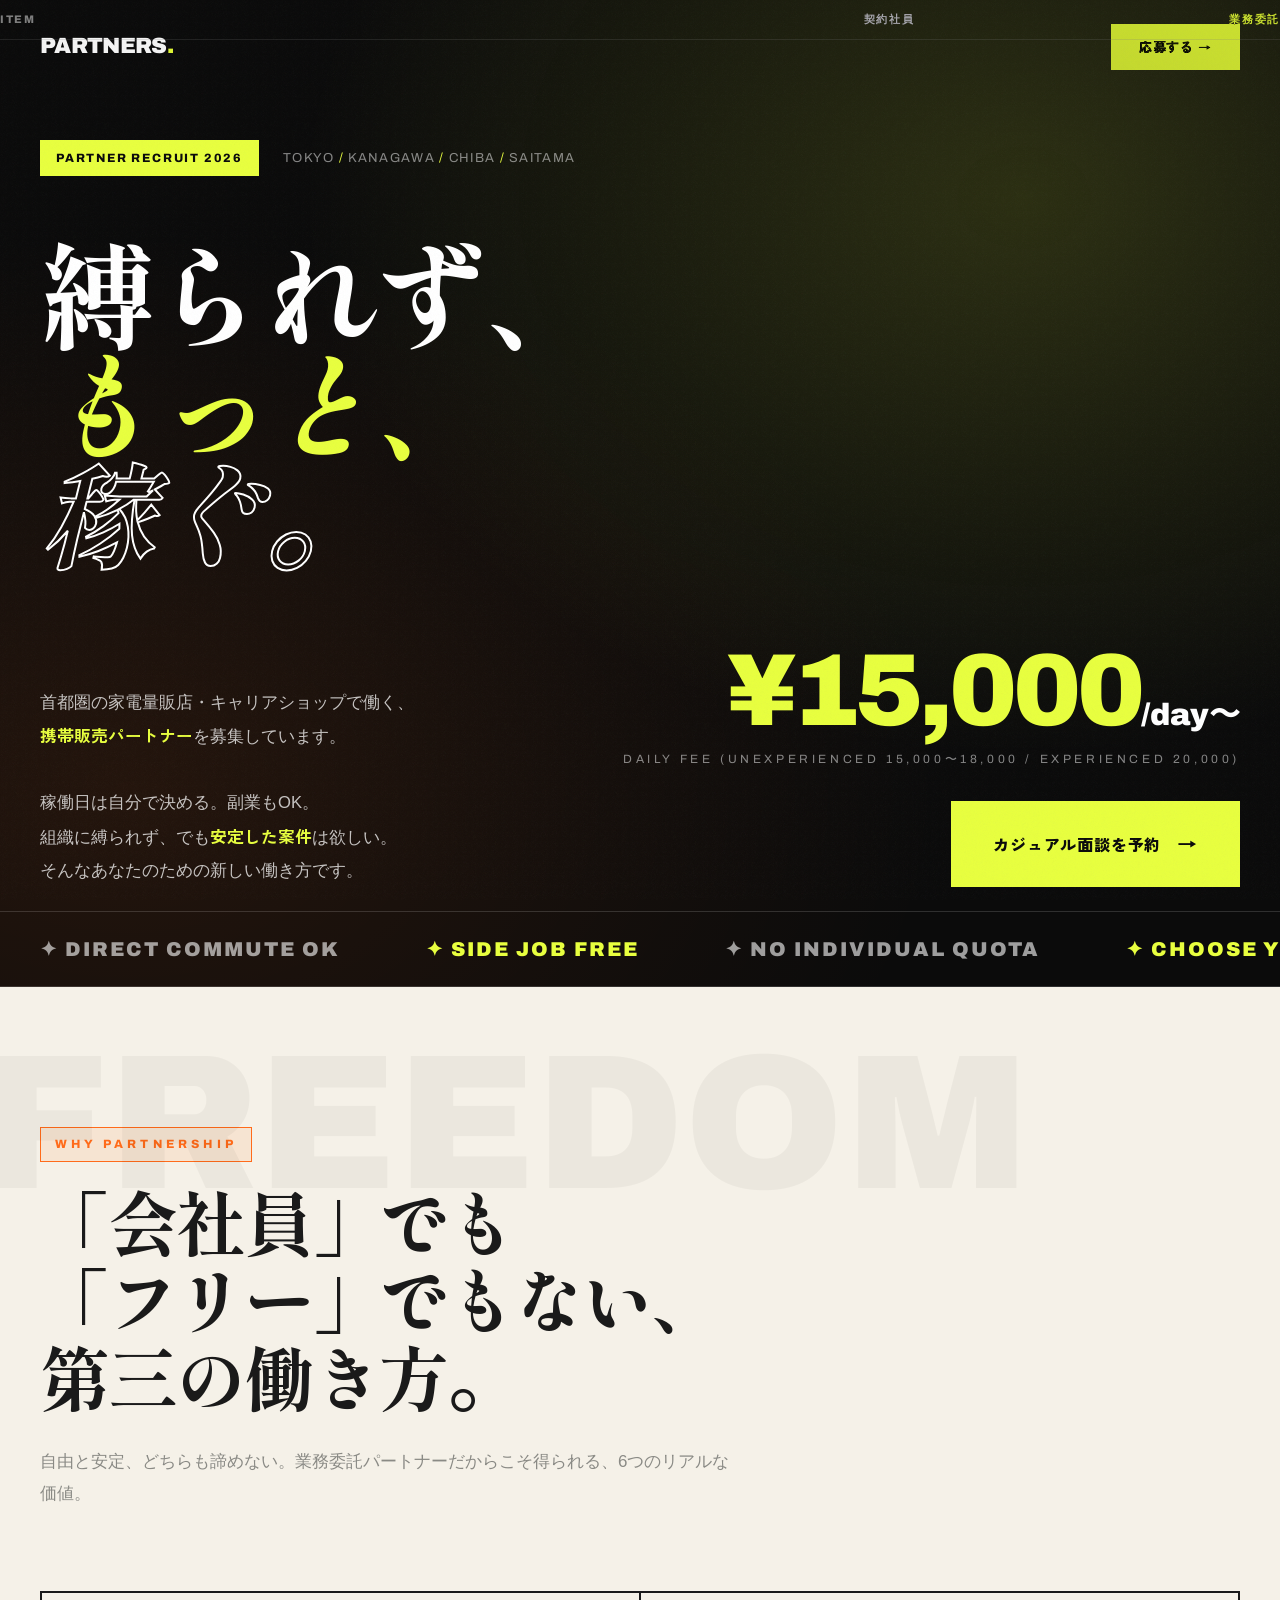
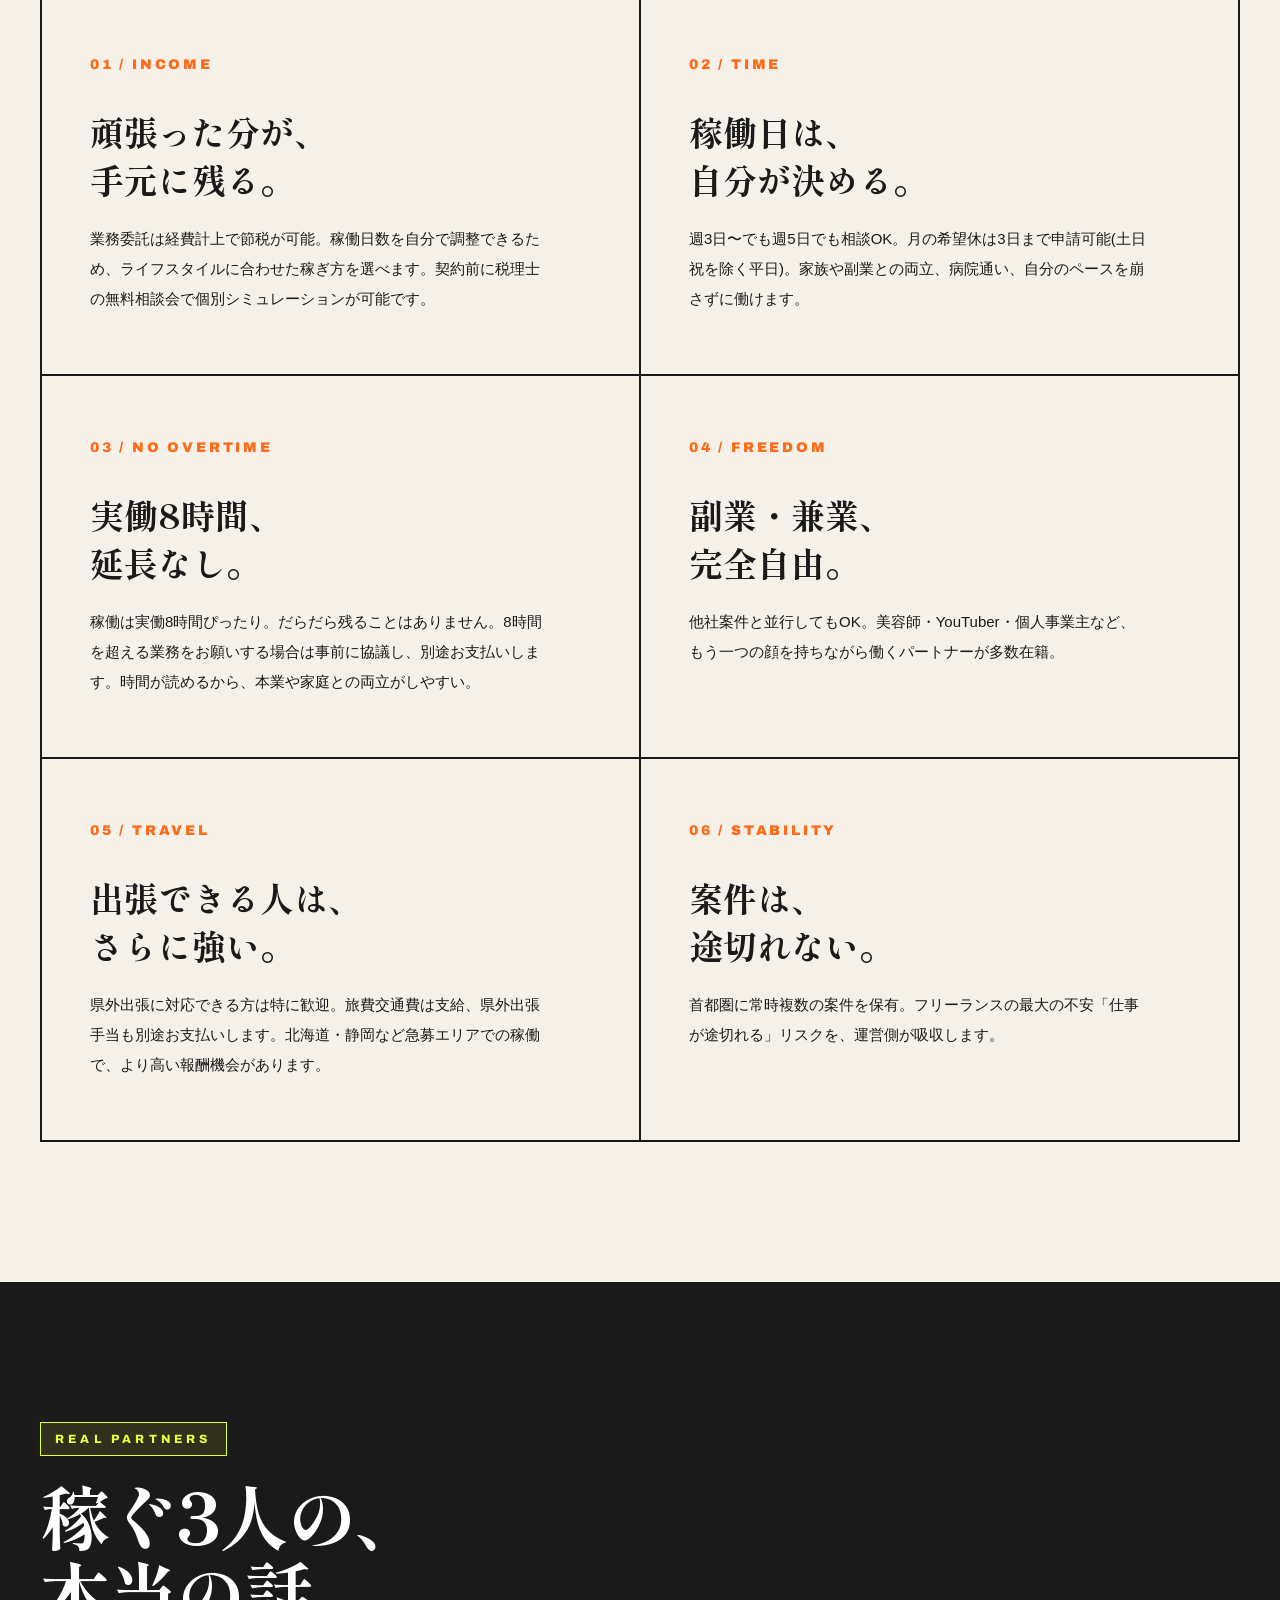
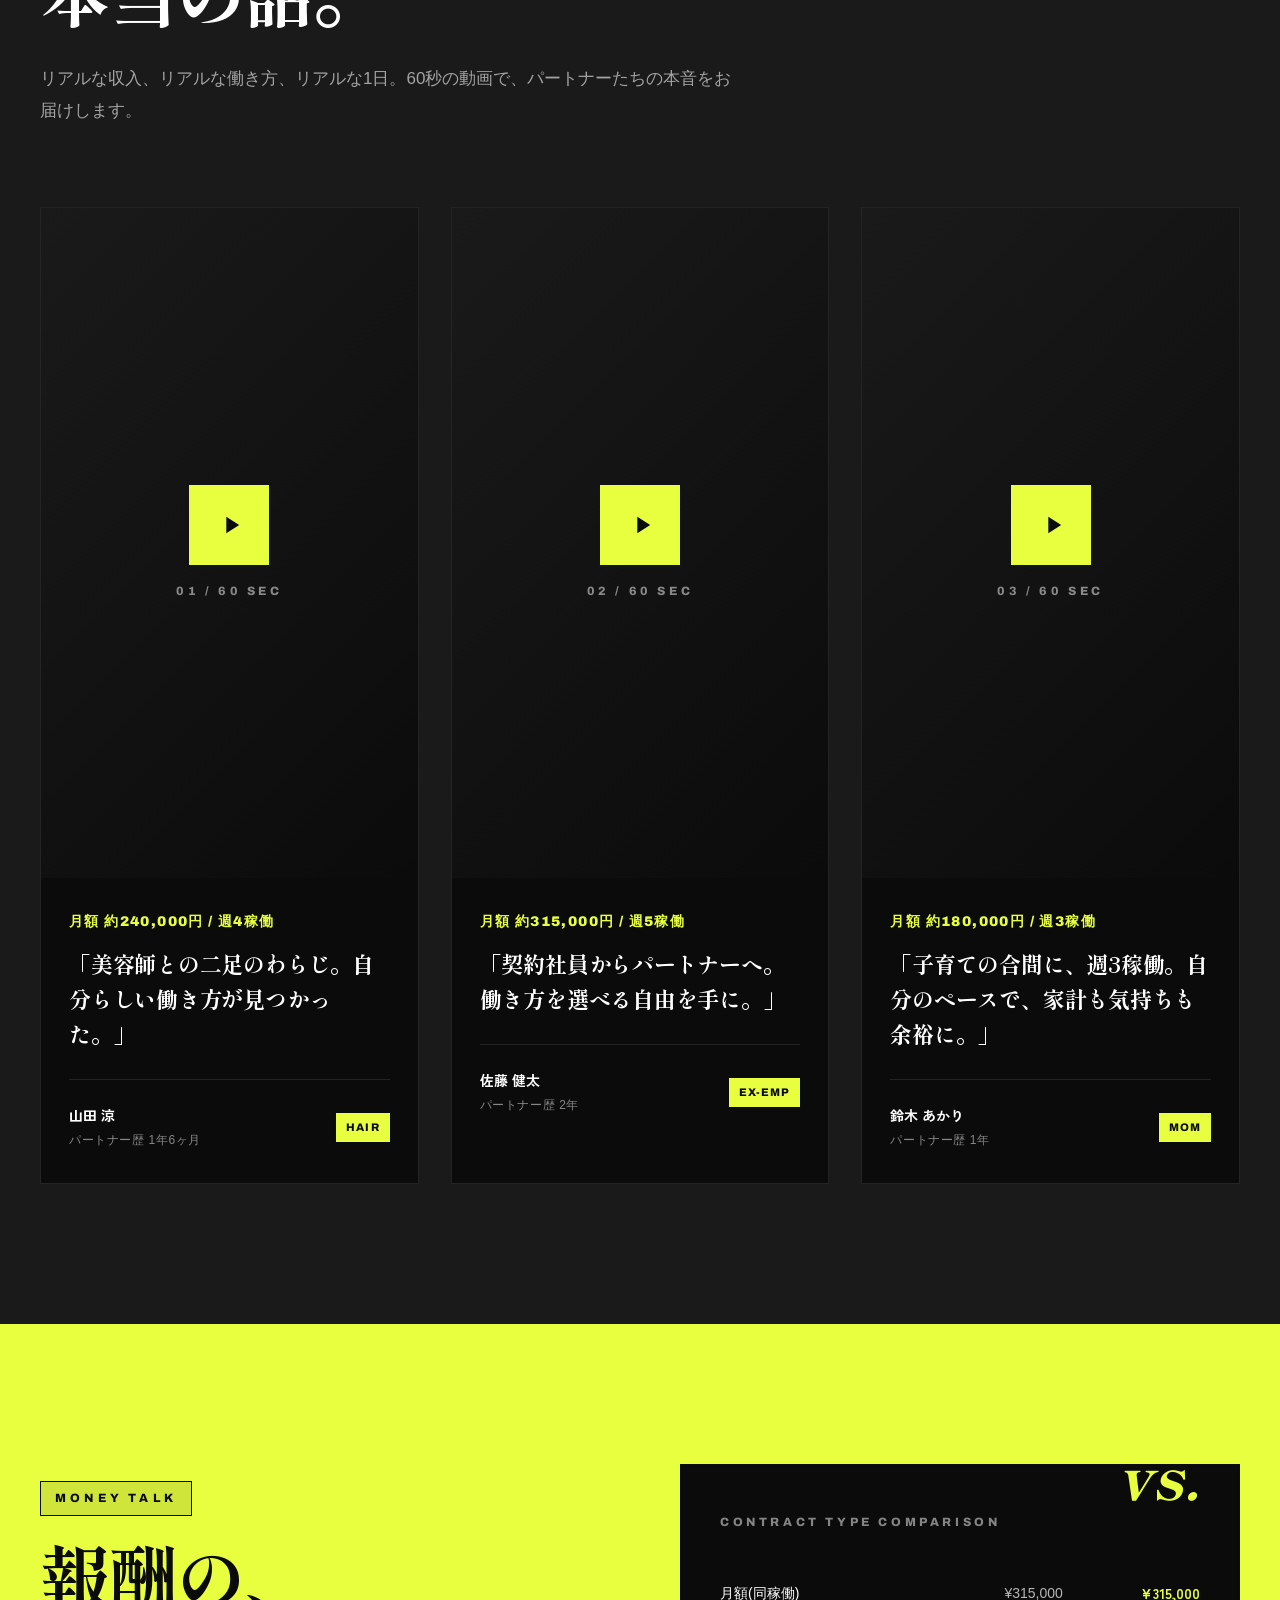
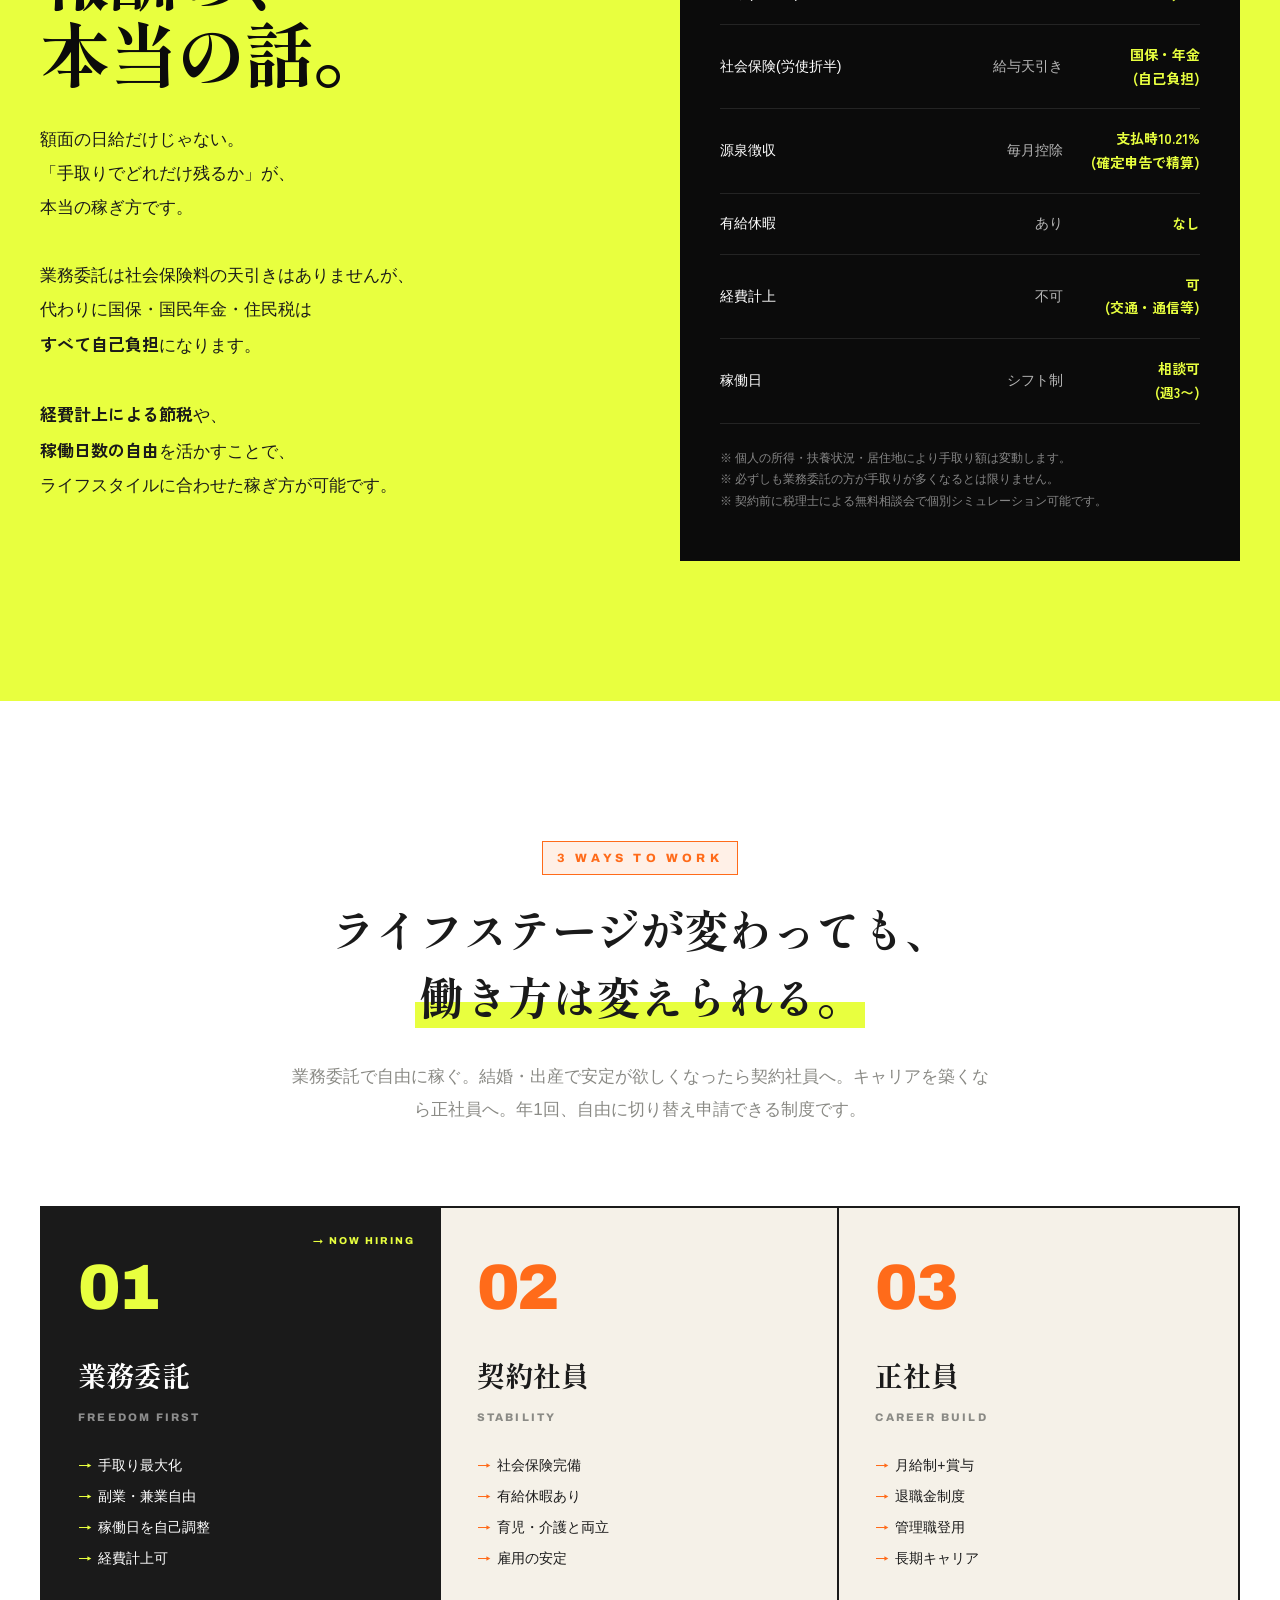
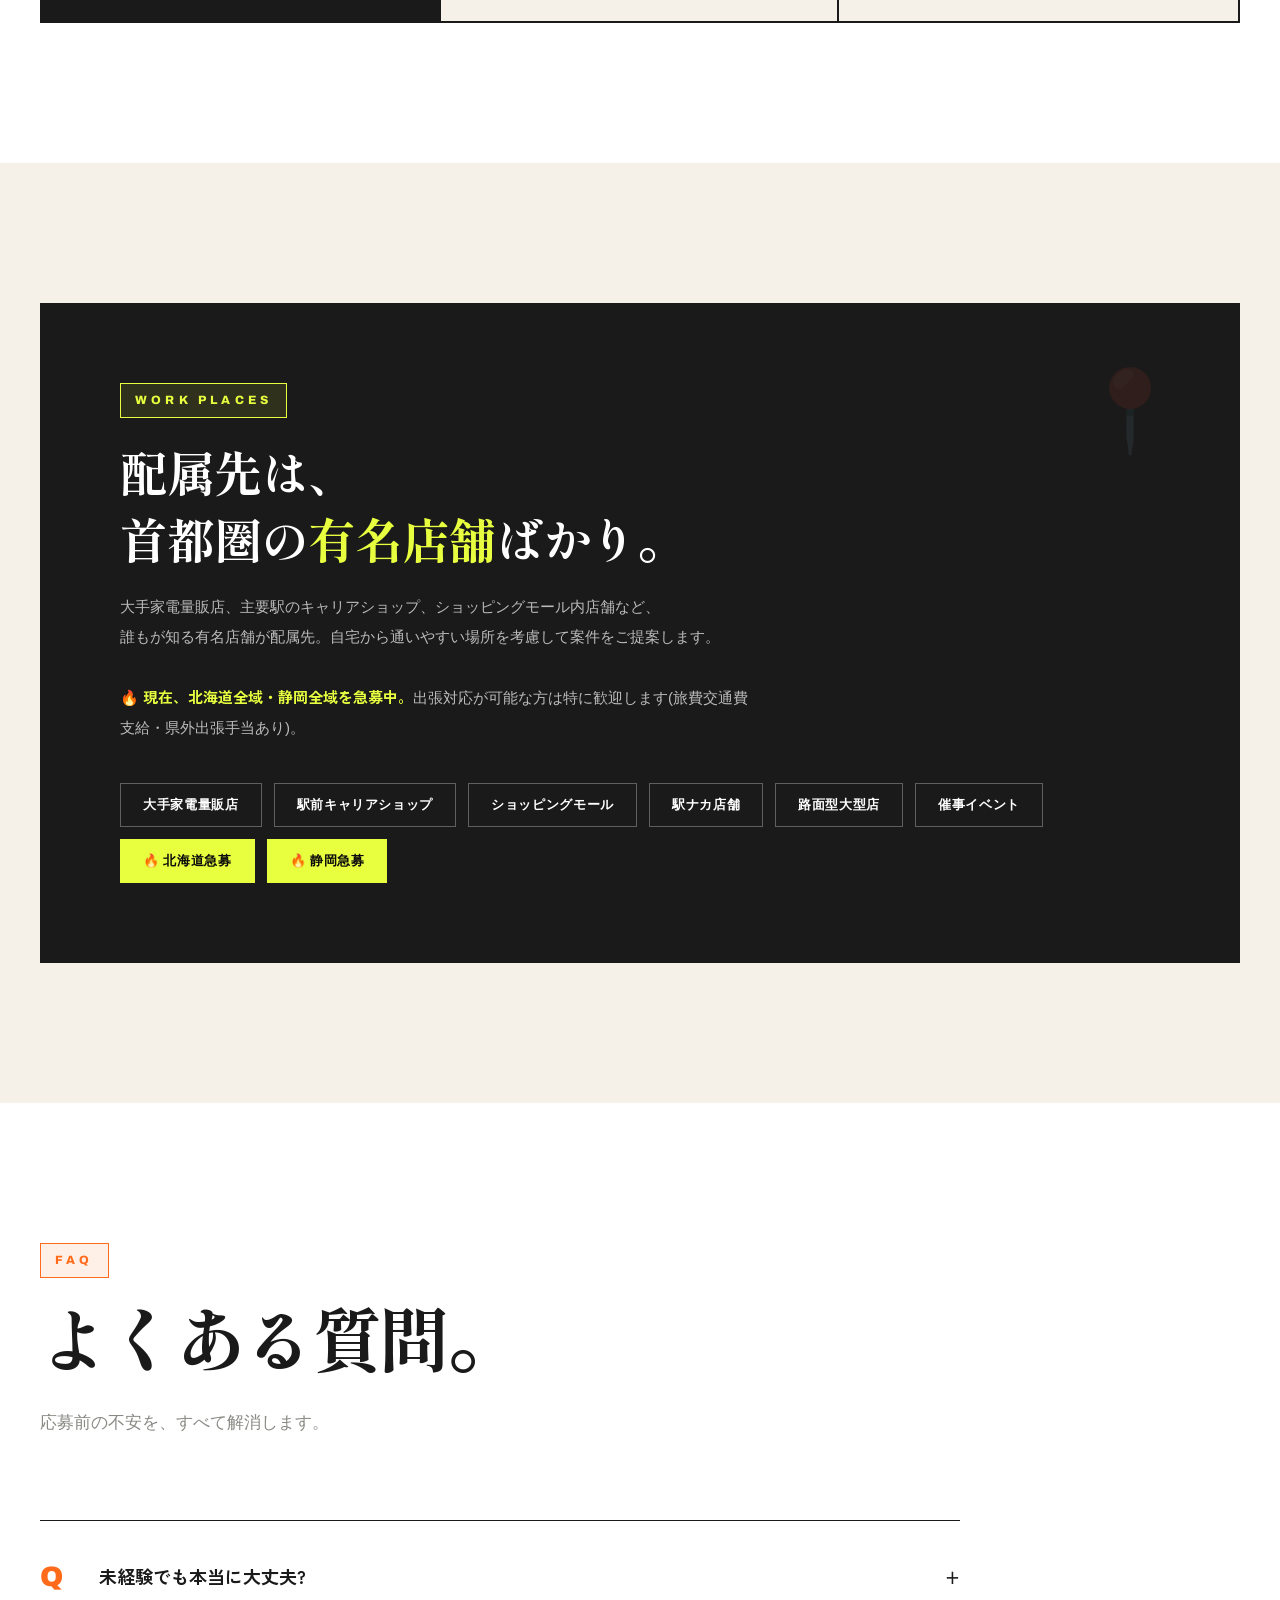
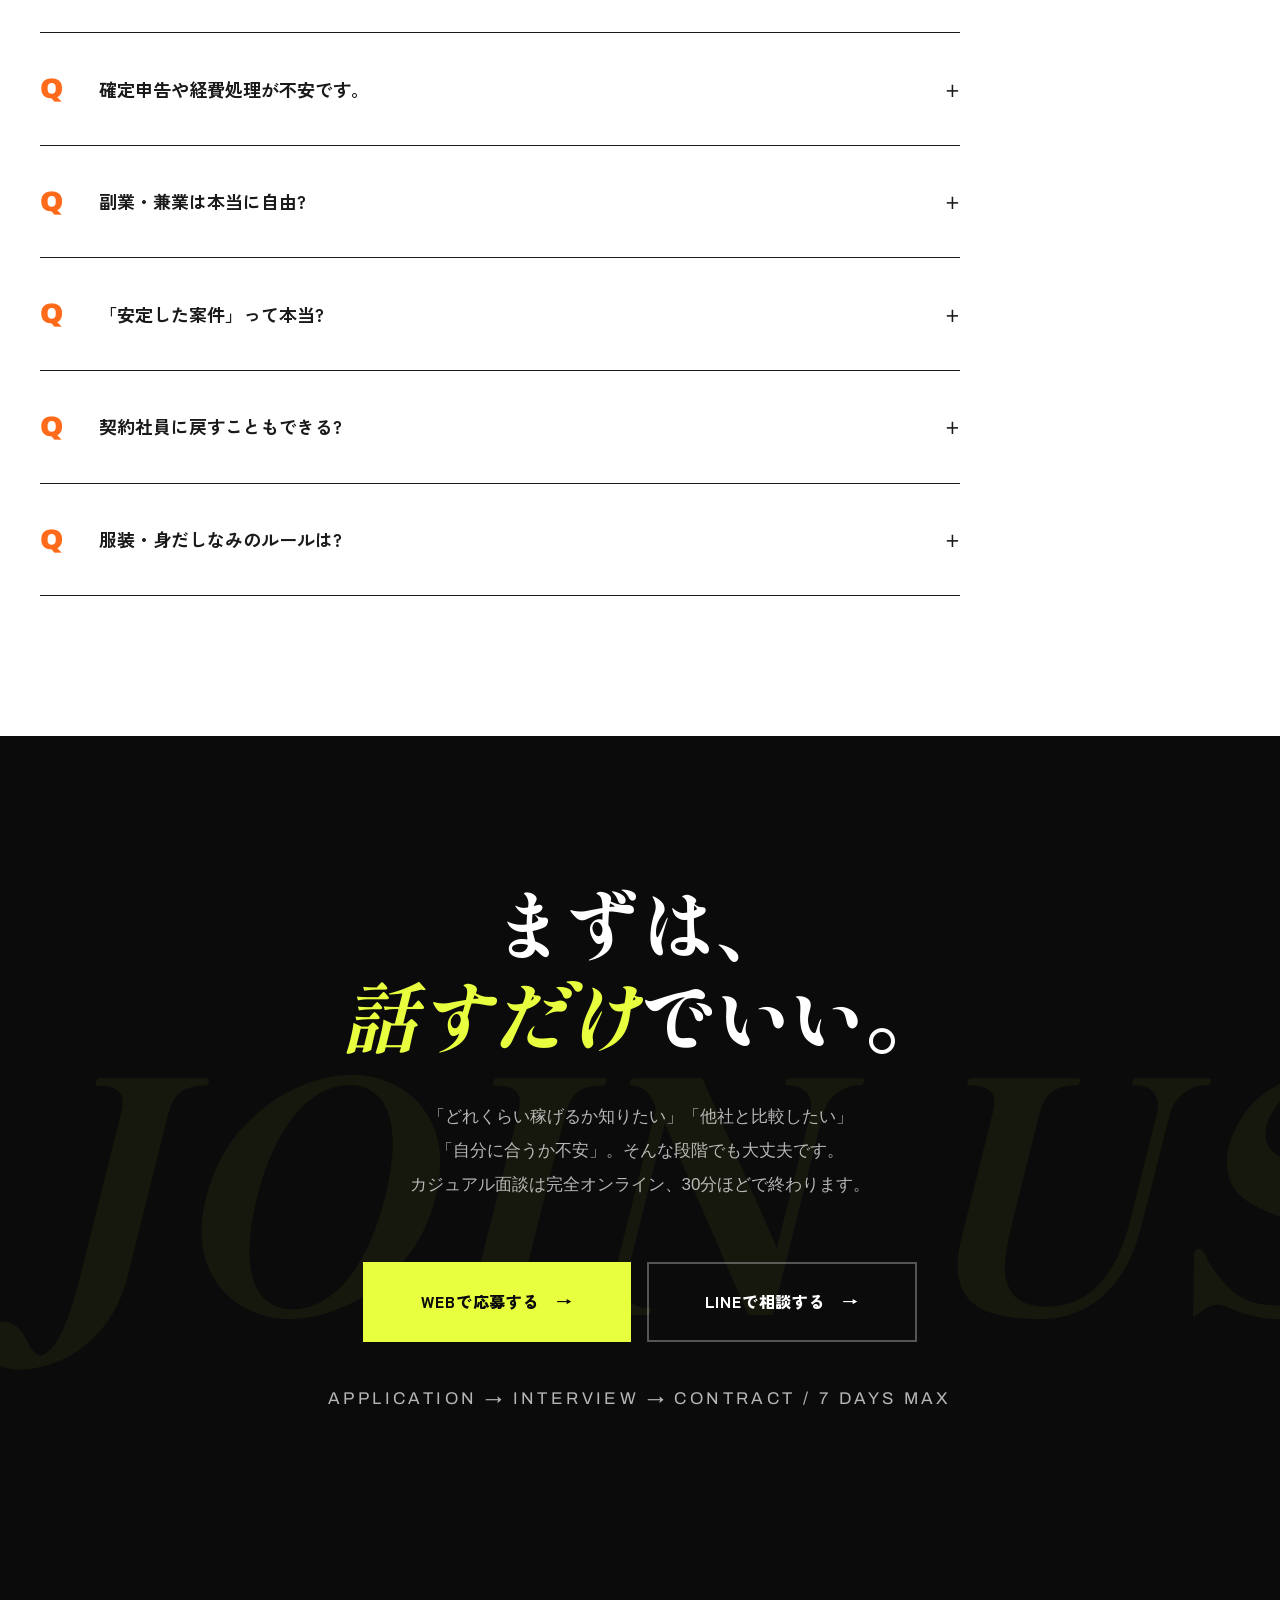
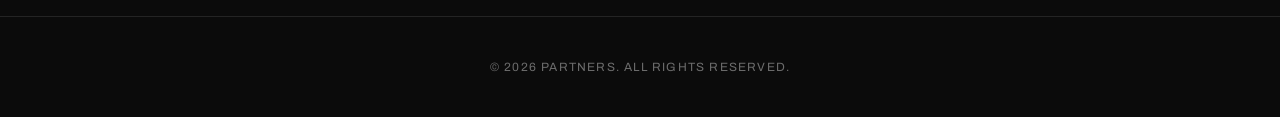
<file: _prototype/recruit-lp-partner.html>
<!DOCTYPE html>
<html lang="ja">
<head>
<meta charset="UTF-8">
<meta name="viewport" content="width=device-width, initial-scale=1.0">
<title>携帯販売パートナー募集｜首都圏 業務委託｜日額15,000円〜・副業OK</title>
<meta name="description" content="首都圏で働く携帯販売の業務委託パートナー募集。日額15,000円〜、直行直帰、副業OK、稼働日調整可。北海道・静岡エリアは急募。自由に、もっと稼ぐ新しい働き方。">
<link rel="preconnect" href="https://fonts.googleapis.com">
<link rel="preconnect" href="https://fonts.gstatic.com" crossorigin>
<link href="https://fonts.googleapis.com/css2?family=Shippori+Mincho:wght@500;700;800;900&family=Zen+Kaku+Gothic+New:wght@400;500;700;900&family=Archivo:wght@400;600;800;900&display=swap" rel="stylesheet">
<style>
:root {
  --black: #0B0B0B;
  --ink: #1A1A1A;
  --white: #FFFFFF;
  --cream: #F5F1E8;
  --yellow: #E8FF3F;
  --orange: #FF6B1A;
  --gray: #8A8A85;
  --gray-light: #E8E4DA;
}

* { margin: 0; padding: 0; box-sizing: border-box; }

html {
  scroll-behavior: smooth;
  overflow-x: hidden;
  width: 100%;
}

body {
  font-family: 'Zen Kaku Gothic New', sans-serif;
  color: var(--ink);
  background: var(--cream);
  line-height: 1.7;
  overflow-x: hidden;
  -webkit-font-smoothing: antialiased;
  width: 100%;
  position: relative;
}

section { overflow-x: clip; }

/* ========== NOISE OVERLAY ========== */
body::before {
  content: '';
  position: fixed;
  inset: 0;
  pointer-events: none;
  opacity: 0.04;
  z-index: 1000;
  background-image: url("data:image/svg+xml;utf8,<svg xmlns='http://www.w3.org/2000/svg' width='200' height='200'><filter id='n'><feTurbulence baseFrequency='0.9' numOctaves='3'/></filter><rect width='100%' height='100%' filter='url(%23n)'/></svg>");
}

/* ========== HEADER ========== */
.header {
  position: fixed;
  top: 0; left: 0; right: 0;
  z-index: 100;
  mix-blend-mode: difference;
}
.header-inner {
  max-width: 1400px;
  margin: 0 auto;
  padding: 24px 40px;
  display: flex;
  justify-content: space-between;
  align-items: center;
}
.logo {
  font-family: 'Archivo', sans-serif;
  font-weight: 900;
  font-size: 22px;
  letter-spacing: -0.03em;
  color: var(--white);
}
.logo .dot { color: var(--yellow); }
.nav-cta {
  padding: 12px 28px;
  background: var(--yellow);
  color: var(--black);
  text-decoration: none;
  font-weight: 800;
  font-size: 13px;
  border-radius: 0;
  letter-spacing: 0.05em;
  mix-blend-mode: normal;
  transition: all 0.2s;
}
.nav-cta:hover { background: var(--white); }

/* ========== HERO ========== */
.hero {
  min-height: 100vh;
  background: var(--black);
  color: var(--white);
  position: relative;
  padding: 140px 40px 100px;
  overflow: hidden;
  width: 100%;
  max-width: 100vw;
}
.hero::before {
  content: '';
  position: absolute;
  top: 0; left: 0; right: 0; bottom: 0;
  background:
    radial-gradient(ellipse at 80% 20%, rgba(232, 255, 63, 0.15), transparent 50%),
    radial-gradient(ellipse at 10% 80%, rgba(255, 107, 26, 0.1), transparent 50%);
}
.hero-inner {
  max-width: 1400px;
  margin: 0 auto;
  position: relative;
  z-index: 2;
}
.hero-top {
  display: flex;
  gap: 24px;
  margin-bottom: 60px;
  flex-wrap: wrap;
  align-items: center;
  animation: fadeIn 0.8s 0.3s both;
}
.hero-badge {
  font-family: 'Archivo', sans-serif;
  font-size: 12px;
  font-weight: 800;
  padding: 8px 16px;
  background: var(--yellow);
  color: var(--black);
  letter-spacing: 0.15em;
}
.hero-meta {
  font-family: 'Archivo', sans-serif;
  font-size: 13px;
  color: rgba(255, 255, 255, 0.5);
  letter-spacing: 0.1em;
}
.hero-meta span { color: var(--yellow); }
.hero-headline {
  animation: fadeIn 1s 0.5s both;
}
.hero-headline h1 {
  font-family: 'Shippori Mincho', serif;
  font-weight: 900;
  font-size: clamp(52px, 9vw, 160px);
  line-height: 0.95;
  letter-spacing: -0.03em;
  color: var(--white);
  margin-bottom: 40px;
  word-break: keep-all;
  overflow-wrap: break-word;
}
.hero-headline h1 .yellow { color: var(--yellow); font-style: italic; }
.hero-headline h1 .stroke {
  -webkit-text-stroke: 2px var(--white);
  color: transparent;
  font-style: italic;
}
.hero-bottom {
  display: grid;
  grid-template-columns: 1fr 1.2fr;
  gap: 60px;
  align-items: end;
  margin-top: 80px;
  animation: fadeIn 1s 0.8s both;
}
.hero-desc {
  font-size: clamp(15px, 1.3vw, 18px);
  line-height: 2;
  color: rgba(255, 255, 255, 0.75);
  max-width: 460px;
}
.hero-desc strong { color: var(--yellow); font-weight: 700; }
.hero-cta-block {
  text-align: right;
}
.hero-price {
  font-family: 'Archivo', sans-serif;
  font-weight: 900;
  font-size: clamp(54px, 8vw, 120px);
  line-height: 0.9;
  letter-spacing: -0.04em;
  color: var(--yellow);
  margin-bottom: 12px;
  word-break: keep-all;
  white-space: nowrap;
}
.hero-price .unit {
  font-size: 0.3em;
  color: var(--white);
  letter-spacing: 0;
}
.hero-price-label {
  font-family: 'Archivo', sans-serif;
  font-size: 12px;
  letter-spacing: 0.3em;
  color: rgba(255, 255, 255, 0.5);
  margin-bottom: 32px;
}
.btn-hero {
  display: inline-flex;
  align-items: center;
  gap: 16px;
  padding: 24px 40px;
  background: var(--yellow);
  color: var(--black);
  text-decoration: none;
  font-weight: 800;
  font-size: 16px;
  letter-spacing: 0.05em;
  transition: all 0.2s;
  border: 2px solid var(--yellow);
}
.btn-hero:hover { background: transparent; color: var(--yellow); }
.btn-hero .arrow { font-size: 20px; }

.hero-ticker {
  position: absolute;
  bottom: 0;
  left: 0;
  right: 0;
  border-top: 1px solid rgba(255, 255, 255, 0.15);
  border-bottom: 1px solid rgba(255, 255, 255, 0.15);
  padding: 20px 0;
  overflow: hidden;
  white-space: nowrap;
}
.ticker-track {
  display: inline-block;
  animation: scroll 40s linear infinite;
  font-family: 'Archivo', sans-serif;
  font-weight: 900;
  font-size: 20px;
  color: rgba(255, 255, 255, 0.6);
  letter-spacing: 0.1em;
}
.ticker-track span { margin: 0 40px; }
.ticker-track .yellow { color: var(--yellow); }
@keyframes scroll {
  from { transform: translateX(0); }
  to { transform: translateX(-50%); }
}

/* ========== SECTION COMMON ========== */
section { padding: 140px 40px; position: relative; }
.section-inner { max-width: 1400px; margin: 0 auto; }
.section-label {
  font-family: 'Archivo', sans-serif;
  font-size: 12px;
  font-weight: 800;
  letter-spacing: 0.35em;
  color: var(--orange);
  margin-bottom: 20px;
  display: inline-block;
  padding: 6px 14px;
  background: rgba(255, 107, 26, 0.1);
  border: 1px solid var(--orange);
}
.section-title {
  font-family: 'Shippori Mincho', serif;
  font-weight: 800;
  font-size: clamp(36px, 5.5vw, 88px);
  line-height: 1.1;
  letter-spacing: -0.03em;
  color: var(--ink);
  margin-bottom: 32px;
}
.section-sub {
  font-size: 17px;
  color: var(--gray);
  margin-bottom: 80px;
  max-width: 700px;
  line-height: 1.9;
}

/* ========== WHY BUSINESS ========== */
.why { background: var(--cream); position: relative; overflow: hidden; }
.why::before {
  content: 'FREEDOM';
  position: absolute;
  top: 60px;
  left: -20px;
  font-family: 'Archivo', sans-serif;
  font-weight: 900;
  font-size: clamp(100px, 15vw, 220px);
  color: rgba(11, 11, 11, 0.04);
  line-height: 0.8;
  pointer-events: none;
  max-width: 100vw;
  overflow: hidden;
}
.why-grid {
  display: grid;
  grid-template-columns: repeat(2, 1fr);
  gap: 0;
  border-top: 2px solid var(--ink);
  border-left: 2px solid var(--ink);
}
.why-item {
  background: var(--cream);
  padding: 60px 48px;
  border-right: 2px solid var(--ink);
  border-bottom: 2px solid var(--ink);
  transition: all 0.3s;
  position: relative;
}
.why-item:hover { background: var(--yellow); }
.why-num {
  font-family: 'Archivo', sans-serif;
  font-size: 14px;
  font-weight: 900;
  color: var(--orange);
  letter-spacing: 0.2em;
  margin-bottom: 32px;
}
.why-item h3 {
  font-family: 'Shippori Mincho', serif;
  font-size: 34px;
  font-weight: 700;
  line-height: 1.4;
  color: var(--ink);
  margin-bottom: 20px;
}
.why-item p {
  color: var(--ink);
  font-size: 15px;
  line-height: 2;
  max-width: 460px;
}

/* ========== INTERVIEW ========== */
.interview { background: var(--ink); color: var(--white); }
.interview .section-title { color: var(--white); }
.interview .section-sub { color: rgba(255, 255, 255, 0.6); }
.interview-grid {
  display: grid;
  grid-template-columns: repeat(3, 1fr);
  gap: 32px;
}
.interview-card {
  background: var(--black);
  border: 1px solid rgba(255, 255, 255, 0.1);
  overflow: hidden;
  transition: all 0.3s;
}
.interview-card:hover {
  transform: translateY(-8px);
  border-color: var(--yellow);
}
.video-wrapper {
  position: relative;
  aspect-ratio: 9 / 16;
  background: linear-gradient(135deg, #1a1a1a 0%, #0b0b0b 100%);
  overflow: hidden;
  cursor: pointer;
}
.video-placeholder {
  position: absolute;
  inset: 0;
  display: flex;
  align-items: center;
  justify-content: center;
  flex-direction: column;
  gap: 16px;
}
.play-btn {
  width: 80px;
  height: 80px;
  background: var(--yellow);
  color: var(--black);
  display: flex;
  align-items: center;
  justify-content: center;
  transition: all 0.3s;
}
.video-wrapper:hover .play-btn { transform: scale(1.1); }
.play-btn svg { width: 28px; height: 28px; margin-left: 4px; }
.video-label {
  font-size: 12px;
  letter-spacing: 0.3em;
  color: rgba(255, 255, 255, 0.5);
  font-family: 'Archivo', sans-serif;
  font-weight: 800;
}
.interview-content { padding: 32px 28px; }
.interview-earnings {
  font-family: 'Archivo', sans-serif;
  font-weight: 900;
  font-size: 14px;
  color: var(--yellow);
  margin-bottom: 12px;
  letter-spacing: 0.1em;
}
.interview-quote {
  font-family: 'Shippori Mincho', serif;
  font-size: 22px;
  line-height: 1.6;
  font-weight: 700;
  color: var(--white);
  margin-bottom: 28px;
  letter-spacing: -0.01em;
}
.interview-meta {
  display: flex;
  justify-content: space-between;
  align-items: center;
  padding-top: 24px;
  border-top: 1px solid rgba(255, 255, 255, 0.1);
}
.person-info { }
.person-name {
  font-size: 14px;
  font-weight: 700;
  color: var(--white);
  margin-bottom: 2px;
}
.person-role {
  font-size: 12px;
  color: rgba(255, 255, 255, 0.5);
  letter-spacing: 0.05em;
}
.career-tag {
  font-family: 'Archivo', sans-serif;
  font-size: 11px;
  font-weight: 800;
  padding: 5px 10px;
  background: var(--yellow);
  color: var(--black);
  letter-spacing: 0.1em;
}

/* ========== MONEY TALK ========== */
.money { background: var(--yellow); position: relative; overflow: hidden; }
.money-grid {
  display: grid;
  grid-template-columns: 1fr 1fr;
  gap: 80px;
  align-items: center;
}
.money-content { min-width: 0; }
.money-content .section-label { border-color: var(--black); color: var(--black); background: rgba(0,0,0,0.1); }
.money-content .section-title { color: var(--black); }
.money-text {
  font-size: 17px;
  line-height: 2;
  color: var(--ink);
  margin-bottom: 40px;
  max-width: 540px;
}
.money-table {
  background: var(--black);
  color: var(--white);
  padding: 48px 40px;
  position: relative;
  min-width: 0;
  overflow: hidden;
}
.money-table::before {
  content: 'vs.';
  position: absolute;
  top: -20px;
  right: 40px;
  font-family: 'Shippori Mincho', serif;
  font-style: italic;
  font-size: 60px;
  font-weight: 900;
  color: var(--yellow);
  line-height: 1;
}
.money-table-title {
  font-family: 'Archivo', sans-serif;
  font-size: 12px;
  font-weight: 800;
  letter-spacing: 0.3em;
  color: rgba(255, 255, 255, 0.5);
  margin-bottom: 32px;
}
.money-row {
  display: grid;
  grid-template-columns: 1.5fr 1fr 1fr;
  padding: 18px 0;
  border-bottom: 1px solid rgba(255, 255, 255, 0.1);
  align-items: center;
  font-size: 14px;
}
.money-row.header {
  font-family: 'Archivo', sans-serif;
  font-size: 11px;
  font-weight: 800;
  letter-spacing: 0.15em;
  color: rgba(255, 255, 255, 0.5);
  padding: 10px 0;
}
.money-row.total {
  padding: 22px 0 0;
  border-bottom: none;
  border-top: 2px solid var(--yellow);
  margin-top: 12px;
  font-weight: 700;
  font-size: 16px;
}
.money-row .val-a { text-align: right; color: rgba(255, 255, 255, 0.7); }
.money-row .val-b { text-align: right; font-weight: 700; color: var(--yellow); }
.money-row.total .val-b { font-size: 24px; font-family: 'Archivo', sans-serif; }
.money-note {
  font-size: 12px;
  color: rgba(255, 255, 255, 0.5);
  margin-top: 24px;
  line-height: 1.8;
}

/* ========== FLEXIBILITY ========== */
.flex-section { background: var(--white); padding: 140px 40px; }
.flex-quote-block {
  text-align: center;
  max-width: 900px;
  margin: 0 auto 80px;
}
.flex-quote {
  font-family: 'Shippori Mincho', serif;
  font-size: clamp(28px, 3.5vw, 52px);
  font-weight: 700;
  line-height: 1.5;
  color: var(--ink);
  margin-bottom: 32px;
  letter-spacing: -0.02em;
}
.flex-quote .highlight {
  background: linear-gradient(transparent 60%, var(--yellow) 60%);
  padding: 0 4px;
}
.flex-diagram {
  display: grid;
  grid-template-columns: 1fr 1fr 1fr;
  gap: 0;
  max-width: 1200px;
  margin: 0 auto;
  border: 2px solid var(--ink);
  background: var(--cream);
}
.flex-card {
  padding: 48px 36px;
  border-right: 2px solid var(--ink);
  transition: all 0.3s;
  position: relative;
}
.flex-card:last-child { border-right: none; }
.flex-card:hover { background: var(--yellow); }
.flex-card.current { background: var(--ink); color: var(--white); }
.flex-card.current::before {
  content: '→ NOW HIRING';
  position: absolute;
  top: 24px;
  right: 24px;
  font-family: 'Archivo', sans-serif;
  font-size: 10px;
  font-weight: 800;
  color: var(--yellow);
  letter-spacing: 0.2em;
}
.flex-icon {
  font-family: 'Archivo', sans-serif;
  font-weight: 900;
  font-size: 64px;
  color: var(--orange);
  line-height: 1;
  letter-spacing: -0.04em;
  margin-bottom: 32px;
}
.flex-card.current .flex-icon { color: var(--yellow); }
.flex-name {
  font-family: 'Shippori Mincho', serif;
  font-size: 28px;
  font-weight: 700;
  margin-bottom: 8px;
}
.flex-tag {
  font-family: 'Archivo', sans-serif;
  font-size: 11px;
  letter-spacing: 0.2em;
  color: var(--gray);
  margin-bottom: 24px;
  font-weight: 800;
}
.flex-card.current .flex-tag { color: rgba(255, 255, 255, 0.5); }
.flex-points {
  font-size: 14px;
  line-height: 2.2;
}
.flex-points li {
  list-style: none;
  padding-left: 20px;
  position: relative;
}
.flex-points li::before {
  content: '→';
  position: absolute;
  left: 0;
  font-weight: 700;
  color: var(--orange);
}
.flex-card.current .flex-points li::before { color: var(--yellow); }

/* ========== STORES ========== */
.stores { background: var(--cream); }
.stores-card {
  background: var(--ink);
  color: var(--white);
  padding: 80px;
  position: relative;
  overflow: hidden;
  width: 100%;
  max-width: 100%;
}
.stores-card::before {
  content: '📍';
  position: absolute;
  top: 40px;
  right: 60px;
  font-size: 80px;
  opacity: 0.1;
}
.stores-title {
  font-family: 'Shippori Mincho', serif;
  font-size: clamp(28px, 3.8vw, 48px);
  font-weight: 700;
  line-height: 1.4;
  margin-bottom: 20px;
  letter-spacing: -0.02em;
}
.stores-title .yellow { color: var(--yellow); }
.stores-desc {
  color: rgba(255, 255, 255, 0.7);
  font-size: 15px;
  margin-bottom: 40px;
  max-width: 640px;
  line-height: 2;
}
.store-tags {
  display: flex;
  flex-wrap: wrap;
  gap: 12px;
}
.store-tag {
  padding: 10px 22px;
  border: 1px solid rgba(255, 255, 255, 0.3);
  font-size: 13px;
  font-weight: 700;
  font-family: 'Archivo', sans-serif;
  letter-spacing: 0.05em;
  transition: all 0.2s;
}
.store-tag:hover { background: var(--yellow); color: var(--black); border-color: var(--yellow); }

/* ========== FAQ ========== */
.faq { background: var(--white); }
.faq-list { max-width: 920px; }
.faq-item {
  border-top: 1px solid var(--ink);
  transition: all 0.3s;
}
.faq-item:last-child { border-bottom: 1px solid var(--ink); }
.faq-q {
  padding: 32px 0;
  font-weight: 700;
  font-size: 18px;
  color: var(--ink);
  cursor: pointer;
  display: flex;
  justify-content: space-between;
  align-items: center;
  gap: 20px;
  transition: all 0.3s;
}
.faq-q:hover { padding-left: 16px; }
.faq-q::before {
  content: 'Q';
  font-family: 'Archivo', sans-serif;
  font-weight: 900;
  color: var(--orange);
  font-size: 28px;
  flex-shrink: 0;
  margin-right: 16px;
}
.faq-q-text { flex: 1; }
.faq-toggle {
  font-family: 'Archivo', sans-serif;
  font-size: 24px;
  font-weight: 300;
  transition: all 0.3s;
  flex-shrink: 0;
}
.faq-item.open .faq-toggle { transform: rotate(45deg); color: var(--orange); }
.faq-a {
  max-height: 0;
  overflow: hidden;
  transition: max-height 0.4s ease, padding 0.4s ease;
}
.faq-item.open .faq-a { max-height: 400px; padding: 0 0 32px 60px; }
.faq-a-inner {
  color: var(--gray);
  line-height: 2;
  font-size: 15px;
  max-width: 700px;
}

/* ========== APPLY ========== */
.apply {
  background: var(--black);
  color: var(--white);
  text-align: center;
  position: relative;
  overflow: hidden;
  width: 100%;
  max-width: 100vw;
}
.apply-bg {
  position: absolute;
  inset: 0;
  display: flex;
  align-items: center;
  justify-content: center;
  overflow: hidden;
  pointer-events: none;
  max-width: 100vw;
}
.apply-bg-text {
  font-family: 'Shippori Mincho', serif;
  font-weight: 900;
  font-style: italic;
  font-size: clamp(180px, 25vw, 400px);
  color: rgba(232, 255, 63, 0.05);
  line-height: 0.8;
  white-space: nowrap;
  max-width: 100vw;
}
.apply-inner { position: relative; z-index: 2; }
.apply h2 {
  font-family: 'Shippori Mincho', serif;
  font-size: clamp(40px, 6vw, 88px);
  font-weight: 900;
  line-height: 1.2;
  margin-bottom: 40px;
  letter-spacing: -0.03em;
}
.apply h2 .yellow { color: var(--yellow); font-style: italic; }
.apply p {
  color: rgba(255, 255, 255, 0.7);
  font-size: 17px;
  margin-bottom: 60px;
  max-width: 680px;
  margin-left: auto;
  margin-right: auto;
  line-height: 2;
}
.apply-btns {
  display: flex;
  gap: 16px;
  justify-content: center;
  flex-wrap: wrap;
  margin-bottom: 40px;
}
.btn-apply-main {
  padding: 24px 56px;
  background: var(--yellow);
  color: var(--black);
  text-decoration: none;
  font-weight: 800;
  font-size: 16px;
  letter-spacing: 0.05em;
  display: inline-flex;
  align-items: center;
  gap: 16px;
  transition: all 0.2s;
  border: 2px solid var(--yellow);
}
.btn-apply-main:hover { background: transparent; color: var(--yellow); }
.btn-apply-sub {
  padding: 24px 56px;
  background: transparent;
  color: var(--white);
  text-decoration: none;
  font-weight: 800;
  font-size: 16px;
  letter-spacing: 0.05em;
  display: inline-flex;
  align-items: center;
  gap: 16px;
  transition: all 0.2s;
  border: 2px solid rgba(255, 255, 255, 0.3);
}
.btn-apply-sub:hover { border-color: var(--white); background: rgba(255, 255, 255, 0.05); }
.apply-note {
  font-family: 'Archivo', sans-serif;
  font-size: 12px;
  color: rgba(255, 255, 255, 0.4);
  letter-spacing: 0.2em;
}

/* ========== FOOTER ========== */
footer {
  background: var(--black);
  color: rgba(255, 255, 255, 0.4);
  padding: 40px;
  text-align: center;
  font-size: 12px;
  letter-spacing: 0.1em;
  font-family: 'Archivo', sans-serif;
  border-top: 1px solid rgba(255, 255, 255, 0.1);
}

@keyframes fadeIn {
  from { opacity: 0; transform: translateY(30px); }
  to { opacity: 1; transform: translateY(0); }
}

/* ========== RESPONSIVE ========== */
@media (max-width: 900px) {
  .header-inner { padding: 16px 20px; }
  .hero { padding: 100px 20px 140px; }
  section { padding: 80px 20px; }
  .hero-bottom { grid-template-columns: 1fr; gap: 40px; margin-top: 40px; }
  .hero-cta-block { text-align: left; }
  .why-grid { grid-template-columns: 1fr; }
  .why-item { padding: 44px 28px; }
  .interview-grid { grid-template-columns: 1fr; }
  .money-grid { grid-template-columns: 1fr; gap: 48px; }
  .money-table { padding: 32px 20px; }
  .money-table::before { font-size: 40px; right: 20px; top: -14px; }
  .money-row { font-size: 13px; }
  .money-row.total .val-b { font-size: 20px; }
  .flex-diagram { grid-template-columns: 1fr; }
  .flex-card { border-right: none; border-bottom: 2px solid var(--ink); }
  .flex-card:last-child { border-bottom: none; }
  .stores-card { padding: 48px 24px; }
  .apply-btns { flex-direction: column; align-items: stretch; padding: 0 20px; }
  .btn-apply-main, .btn-apply-sub { justify-content: center; padding: 22px 32px; }
  .faq-q { font-size: 15px; padding: 24px 0; }
  .faq-q::before { font-size: 20px; margin-right: 12px; }
  .faq-item.open .faq-a { padding: 0 0 24px 40px; }
  .hero-price { font-size: clamp(48px, 13vw, 72px); }
  .hero-headline h1 { font-size: clamp(44px, 13vw, 80px); }
  .ticker-track { font-size: 16px; }
  .ticker-track span { margin: 0 24px; }
  .store-tags { gap: 8px; }
  .store-tag { padding: 8px 14px; font-size: 11px; }
  .section-title { font-size: clamp(32px, 8vw, 56px); }
  .flex-quote { font-size: clamp(24px, 6.5vw, 40px); }
  .apply-bg-text { font-size: clamp(120px, 40vw, 240px); }
  .why::before { font-size: clamp(80px, 20vw, 140px); }
}

@media (max-width: 480px) {
  .header-inner { padding: 14px 16px; }
  .hero { padding: 90px 16px 120px; }
  section { padding: 64px 16px; }
  .hero-top { margin-bottom: 40px; gap: 12px; }
  .hero-badge { font-size: 10px; padding: 6px 12px; }
  .hero-meta { font-size: 11px; }
  .money-table { padding: 28px 16px; }
  .money-row { grid-template-columns: 1.2fr 1fr 1fr; gap: 4px; }
  .money-row.header { font-size: 10px; }
  .stores-card { padding: 40px 20px; }
  .stores-title { font-size: clamp(22px, 7vw, 32px); }
  .nav-cta { padding: 8px 14px; font-size: 11px; }
  .logo { font-size: 18px; }
}
</style>
</head>
<body>

<!-- HEADER -->
<header class="header">
  <div class="header-inner">
    <div class="logo">PARTNERS<span class="dot">.</span></div>
    <a href="#apply" class="nav-cta">応募する →</a>
  </div>
</header>

<!-- HERO -->
<section class="hero">
  <div class="hero-inner">
    <div class="hero-top">
      <span class="hero-badge">PARTNER RECRUIT 2026</span>
      <span class="hero-meta">TOKYO <span>/</span> KANAGAWA <span>/</span> CHIBA <span>/</span> SAITAMA</span>
    </div>
    <div class="hero-headline">
      <h1>
        縛られず、<br>
        <span class="yellow">もっと、</span><br>
        <span class="stroke">稼ぐ。</span>
      </h1>
    </div>
    <div class="hero-bottom">
      <div class="hero-desc">
        首都圏の家電量販店・キャリアショップで働く、<br>
        <strong>携帯販売パートナー</strong>を募集しています。<br><br>
        稼働日は自分で決める。副業もOK。<br>
        組織に縛られず、でも<strong>安定した案件</strong>は欲しい。<br>
        そんなあなたのための新しい働き方です。
      </div>
      <div class="hero-cta-block">
        <div class="hero-price">
          ¥15,000<span class="unit">/day〜</span>
        </div>
        <div class="hero-price-label">DAILY FEE (UNEXPERIENCED 15,000〜18,000 / EXPERIENCED 20,000)</div>
        <a href="#apply" class="btn-hero">
          カジュアル面談を予約 <span class="arrow">→</span>
        </a>
      </div>
    </div>
  </div>
  <div class="hero-ticker">
    <div class="ticker-track">
      <span>✦ DIRECT COMMUTE OK</span>
      <span class="yellow">✦ SIDE JOB FREE</span>
      <span>✦ NO INDIVIDUAL QUOTA</span>
      <span class="yellow">✦ CHOOSE YOUR DAYS</span>
      <span>✦ DIRECT COMMUTE OK</span>
      <span class="yellow">✦ SIDE JOB FREE</span>
      <span>✦ NO INDIVIDUAL QUOTA</span>
      <span class="yellow">✦ CHOOSE YOUR DAYS</span>
    </div>
  </div>
</section>

<!-- WHY -->
<section class="why">
  <div class="section-inner">
    <span class="section-label">WHY PARTNERSHIP</span>
    <h2 class="section-title">「会社員」でも<br>「フリー」でもない、<br>第三の働き方。</h2>
    <p class="section-sub">自由と安定、どちらも諦めない。業務委託パートナーだからこそ得られる、6つのリアルな価値。</p>
    <div class="why-grid">
      <div class="why-item">
        <div class="why-num">01 / INCOME</div>
        <h3>頑張った分が、<br>手元に残る。</h3>
        <p>業務委託は経費計上で節税が可能。稼働日数を自分で調整できるため、ライフスタイルに合わせた稼ぎ方を選べます。契約前に税理士の無料相談会で個別シミュレーションが可能です。</p>
      </div>
      <div class="why-item">
        <div class="why-num">02 / TIME</div>
        <h3>稼働日は、<br>自分が決める。</h3>
        <p>週3日〜でも週5日でも相談OK。月の希望休は3日まで申請可能(土日祝を除く平日)。家族や副業との両立、病院通い、自分のペースを崩さずに働けます。</p>
      </div>
      <div class="why-item">
        <div class="why-num">03 / NO OVERTIME</div>
        <h3>実働8時間、<br>延長なし。</h3>
        <p>稼働は実働8時間ぴったり。だらだら残ることはありません。8時間を超える業務をお願いする場合は事前に協議し、別途お支払いします。時間が読めるから、本業や家庭との両立がしやすい。</p>
      </div>
      <div class="why-item">
        <div class="why-num">04 / FREEDOM</div>
        <h3>副業・兼業、<br>完全自由。</h3>
        <p>他社案件と並行してもOK。美容師・YouTuber・個人事業主など、もう一つの顔を持ちながら働くパートナーが多数在籍。</p>
      </div>
      <div class="why-item">
        <div class="why-num">05 / TRAVEL</div>
        <h3>出張できる人は、<br>さらに強い。</h3>
        <p>県外出張に対応できる方は特に歓迎。旅費交通費は支給、県外出張手当も別途お支払いします。北海道・静岡など急募エリアでの稼働で、より高い報酬機会があります。</p>
      </div>
      <div class="why-item">
        <div class="why-num">06 / STABILITY</div>
        <h3>案件は、<br>途切れない。</h3>
        <p>首都圏に常時複数の案件を保有。フリーランスの最大の不安「仕事が途切れる」リスクを、運営側が吸収します。</p>
      </div>
    </div>
  </div>
</section>

<!-- INTERVIEW -->
<section class="interview" id="interview">
  <div class="section-inner">
    <span class="section-label" style="color: var(--yellow); border-color: var(--yellow); background: rgba(232, 255, 63, 0.1);">REAL PARTNERS</span>
    <h2 class="section-title">稼ぐ3人の、<br>本当の話。</h2>
    <p class="section-sub">リアルな収入、リアルな働き方、リアルな1日。60秒の動画で、パートナーたちの本音をお届けします。</p>
    <div class="interview-grid">
      <div class="interview-card">
        <div class="video-wrapper">
          <div class="video-placeholder">
            <div class="play-btn">
              <svg viewBox="0 0 24 24" fill="currentColor"><path d="M8 5v14l11-7z"/></svg>
            </div>
            <div class="video-label">01 / 60 SEC</div>
          </div>
        </div>
        <div class="interview-content">
          <div class="interview-earnings">月額 約240,000円 / 週4稼働</div>
          <p class="interview-quote">「美容師との二足のわらじ。自分らしい働き方が見つかった。」</p>
          <div class="interview-meta">
            <div class="person-info">
              <div class="person-name">山田 涼</div>
              <div class="person-role">パートナー歴 1年6ヶ月</div>
            </div>
            <span class="career-tag">HAIR</span>
          </div>
        </div>
      </div>
      <div class="interview-card">
        <div class="video-wrapper">
          <div class="video-placeholder">
            <div class="play-btn">
              <svg viewBox="0 0 24 24" fill="currentColor"><path d="M8 5v14l11-7z"/></svg>
            </div>
            <div class="video-label">02 / 60 SEC</div>
          </div>
        </div>
        <div class="interview-content">
          <div class="interview-earnings">月額 約315,000円 / 週5稼働</div>
          <p class="interview-quote">「契約社員からパートナーへ。働き方を選べる自由を手に。」</p>
          <div class="interview-meta">
            <div class="person-info">
              <div class="person-name">佐藤 健太</div>
              <div class="person-role">パートナー歴 2年</div>
            </div>
            <span class="career-tag">EX-EMP</span>
          </div>
        </div>
      </div>
      <div class="interview-card">
        <div class="video-wrapper">
          <div class="video-placeholder">
            <div class="play-btn">
              <svg viewBox="0 0 24 24" fill="currentColor"><path d="M8 5v14l11-7z"/></svg>
            </div>
            <div class="video-label">03 / 60 SEC</div>
          </div>
        </div>
        <div class="interview-content">
          <div class="interview-earnings">月額 約180,000円 / 週3稼働</div>
          <p class="interview-quote">「子育ての合間に、週3稼働。自分のペースで、家計も気持ちも余裕に。」</p>
          <div class="interview-meta">
            <div class="person-info">
              <div class="person-name">鈴木 あかり</div>
              <div class="person-role">パートナー歴 1年</div>
            </div>
            <span class="career-tag">MOM</span>
          </div>
        </div>
      </div>
    </div>
  </div>
</section>

<!-- MONEY -->
<section class="money">
  <div class="section-inner">
    <div class="money-grid">
      <div class="money-content">
        <span class="section-label">MONEY TALK</span>
        <h2 class="section-title">報酬の、<br>本当の話。</h2>
        <p class="money-text">
          額面の日給だけじゃない。<br>
          「手取りでどれだけ残るか」が、<br>
          本当の稼ぎ方です。<br><br>
          業務委託は社会保険料の天引きはありませんが、<br>
          代わりに国保・国民年金・住民税は<br>
          <strong>すべて自己負担</strong>になります。<br><br>
          <strong>経費計上による節税</strong>や、<br>
          <strong>稼働日数の自由</strong>を活かすことで、<br>
          ライフスタイルに合わせた稼ぎ方が可能です。
        </p>
      </div>
      <div class="money-table">
        <div class="money-table-title">CONTRACT TYPE COMPARISON</div>
        <div class="money-row header">
          <span>ITEM</span>
          <span class="val-a">契約社員</span>
          <span class="val-b">業務委託</span>
        </div>
        <div class="money-row">
          <span>月額(同稼働)</span>
          <span class="val-a">¥315,000</span>
          <span class="val-b">¥315,000</span>
        </div>
        <div class="money-row">
          <span>社会保険(労使折半)</span>
          <span class="val-a">給与天引き</span>
          <span class="val-b">国保・年金<br>(自己負担)</span>
        </div>
        <div class="money-row">
          <span>源泉徴収</span>
          <span class="val-a">毎月控除</span>
          <span class="val-b">支払時10.21%<br>(確定申告で精算)</span>
        </div>
        <div class="money-row">
          <span>有給休暇</span>
          <span class="val-a">あり</span>
          <span class="val-b">なし</span>
        </div>
        <div class="money-row">
          <span>経費計上</span>
          <span class="val-a">不可</span>
          <span class="val-b">可<br>(交通・通信等)</span>
        </div>
        <div class="money-row">
          <span>稼働日</span>
          <span class="val-a">シフト制</span>
          <span class="val-b">相談可<br>(週3〜)</span>
        </div>
        <p class="money-note">※ 個人の所得・扶養状況・居住地により手取り額は変動します。<br>※ 必ずしも業務委託の方が手取りが多くなるとは限りません。<br>※ 契約前に税理士による無料相談会で個別シミュレーション可能です。</p>
      </div>
    </div>
  </div>
</section>

<!-- FLEXIBILITY -->
<section class="flex-section">
  <div class="section-inner">
    <div class="flex-quote-block">
      <span class="section-label">3 WAYS TO WORK</span>
      <p class="flex-quote">
        ライフステージが変わっても、<br>
        <span class="highlight">働き方は変えられる。</span>
      </p>
      <p class="section-sub" style="margin: 0 auto; text-align: center;">業務委託で自由に稼ぐ。結婚・出産で安定が欲しくなったら契約社員へ。キャリアを築くなら正社員へ。年1回、自由に切り替え申請できる制度です。</p>
    </div>
    <div class="flex-diagram">
      <div class="flex-card current">
        <div class="flex-icon">01</div>
        <div class="flex-name">業務委託</div>
        <div class="flex-tag">FREEDOM FIRST</div>
        <ul class="flex-points">
          <li>手取り最大化</li>
          <li>副業・兼業自由</li>
          <li>稼働日を自己調整</li>
          <li>経費計上可</li>
        </ul>
      </div>
      <div class="flex-card">
        <div class="flex-icon">02</div>
        <div class="flex-name">契約社員</div>
        <div class="flex-tag">STABILITY</div>
        <ul class="flex-points">
          <li>社会保険完備</li>
          <li>有給休暇あり</li>
          <li>育児・介護と両立</li>
          <li>雇用の安定</li>
        </ul>
      </div>
      <div class="flex-card">
        <div class="flex-icon">03</div>
        <div class="flex-name">正社員</div>
        <div class="flex-tag">CAREER BUILD</div>
        <ul class="flex-points">
          <li>月給制+賞与</li>
          <li>退職金制度</li>
          <li>管理職登用</li>
          <li>長期キャリア</li>
        </ul>
      </div>
    </div>
  </div>
</section>

<!-- STORES -->
<section class="stores">
  <div class="section-inner">
    <div class="stores-card">
      <span class="section-label" style="color: var(--yellow); border-color: var(--yellow); background: rgba(232, 255, 63, 0.1);">WORK PLACES</span>
      <h2 class="stores-title">配属先は、<br>首都圏の<span class="yellow">有名店舗</span>ばかり。</h2>
      <p class="stores-desc">
        大手家電量販店、主要駅のキャリアショップ、ショッピングモール内店舗など、<br>
        誰もが知る有名店舗が配属先。自宅から通いやすい場所を考慮して案件をご提案します。<br><br>
        <strong style="color: var(--yellow);">🔥 現在、北海道全域・静岡全域を急募中。</strong>出張対応が可能な方は特に歓迎します(旅費交通費支給・県外出張手当あり)。
      </p>
      <div class="store-tags">
        <span class="store-tag">大手家電量販店</span>
        <span class="store-tag">駅前キャリアショップ</span>
        <span class="store-tag">ショッピングモール</span>
        <span class="store-tag">駅ナカ店舗</span>
        <span class="store-tag">路面型大型店</span>
        <span class="store-tag">催事イベント</span>
        <span class="store-tag" style="background: var(--yellow); color: var(--black); border-color: var(--yellow);">🔥 北海道急募</span>
        <span class="store-tag" style="background: var(--yellow); color: var(--black); border-color: var(--yellow);">🔥 静岡急募</span>
      </div>
    </div>
  </div>
</section>

<!-- FAQ -->
<section class="faq">
  <div class="section-inner">
    <span class="section-label">FAQ</span>
    <h2 class="section-title">よくある質問。</h2>
    <p class="section-sub">応募前の不安を、すべて解消します。</p>
    <div class="faq-list">
      <div class="faq-item">
        <div class="faq-q"><span class="faq-q-text">未経験でも本当に大丈夫?</span><span class="faq-toggle">+</span></div>
        <div class="faq-a"><div class="faq-a-inner">はい、未経験の方も多数活躍されています。契約前に商品知識・接客トーク・手続きフローを丁寧にレクチャーする研修を実施(研修期間中も日額保証あり)。現場でも案件責任者が必ずサポートします。</div></div>
      </div>
      <div class="faq-item">
        <div class="faq-q"><span class="faq-q-text">確定申告や経費処理が不安です。</span><span class="faq-toggle">+</span></div>
        <div class="faq-a"><div class="faq-a-inner">契約時に、税理士によるオンライン確定申告セミナーをご案内します。インボイス制度についても、当社が消費税分を負担する仕組みを用意しているため、登録有無に関わらず安心して働けます。</div></div>
      </div>
      <div class="faq-item">
        <div class="faq-q"><span class="faq-q-text">副業・兼業は本当に自由?</span><span class="faq-toggle">+</span></div>
        <div class="faq-a"><div class="faq-a-inner">完全自由です。美容師・ブライダル・YouTuber・個人事業主など、複数の顔を持つパートナーが多数在籍しています。他社の携帯販売案件との掛け持ちも禁止していません。</div></div>
      </div>
      <div class="faq-item">
        <div class="faq-q"><span class="faq-q-text">「安定した案件」って本当?</span><span class="faq-toggle">+</span></div>
        <div class="faq-a"><div class="faq-a-inner">首都圏で常時複数の案件を保有しており、パートナーに継続的な稼働機会を提供しています。フリーランスの最大の不安「仕事が途切れる」リスクを、運営側で吸収するのが当社の役割です。</div></div>
      </div>
      <div class="faq-item">
        <div class="faq-q"><span class="faq-q-text">契約社員に戻すこともできる?</span><span class="faq-toggle">+</span></div>
        <div class="faq-a"><div class="faq-a-inner">できます。年1回、雇用形態の切り替え申請が可能です。ライフイベント(結婚・出産・介護など)や「社会保険に入りたい」という理由でも柔軟に対応しています。退路があるからこそ、安心して業務委託からスタートできます。</div></div>
      </div>
      <div class="faq-item">
        <div class="faq-q"><span class="faq-q-text">服装・身だしなみのルールは?</span><span class="faq-toggle">+</span></div>
        <div class="faq-a"><div class="faq-a-inner">店舗稼働時はスーツ着用、イベント時はユニフォーム貸与。髪色・ネイルなどは配属店舗のルールに準じますが、過度に派手でなければ柔軟に対応しています。</div></div>
      </div>
    </div>
  </div>
</section>

<!-- APPLY -->
<section class="apply" id="apply">
  <div class="apply-bg">
    <div class="apply-bg-text">JOIN US</div>
  </div>
  <div class="section-inner apply-inner">
    <h2>
      まずは、<br>
      <span class="yellow">話すだけ</span>でいい。
    </h2>
    <p>
      「どれくらい稼げるか知りたい」「他社と比較したい」<br>
      「自分に合うか不安」。そんな段階でも大丈夫です。<br>
      カジュアル面談は完全オンライン、30分ほどで終わります。
    </p>
    <div class="apply-btns">
      <a href="#" class="btn-apply-main">WEBで応募する <span>→</span></a>
      <a href="#" class="btn-apply-sub">LINEで相談する <span>→</span></a>
    </div>
    <p class="apply-note">APPLICATION → INTERVIEW → CONTRACT / 7 DAYS MAX</p>
  </div>
</section>

<footer>
  © 2026 PARTNERS. ALL RIGHTS RESERVED.
</footer>

<script>
// FAQ toggle
document.querySelectorAll('.faq-item').forEach(item => {
  item.querySelector('.faq-q').addEventListener('click', () => {
    item.classList.toggle('open');
  });
});
</script>

</body>
</html>
</file>
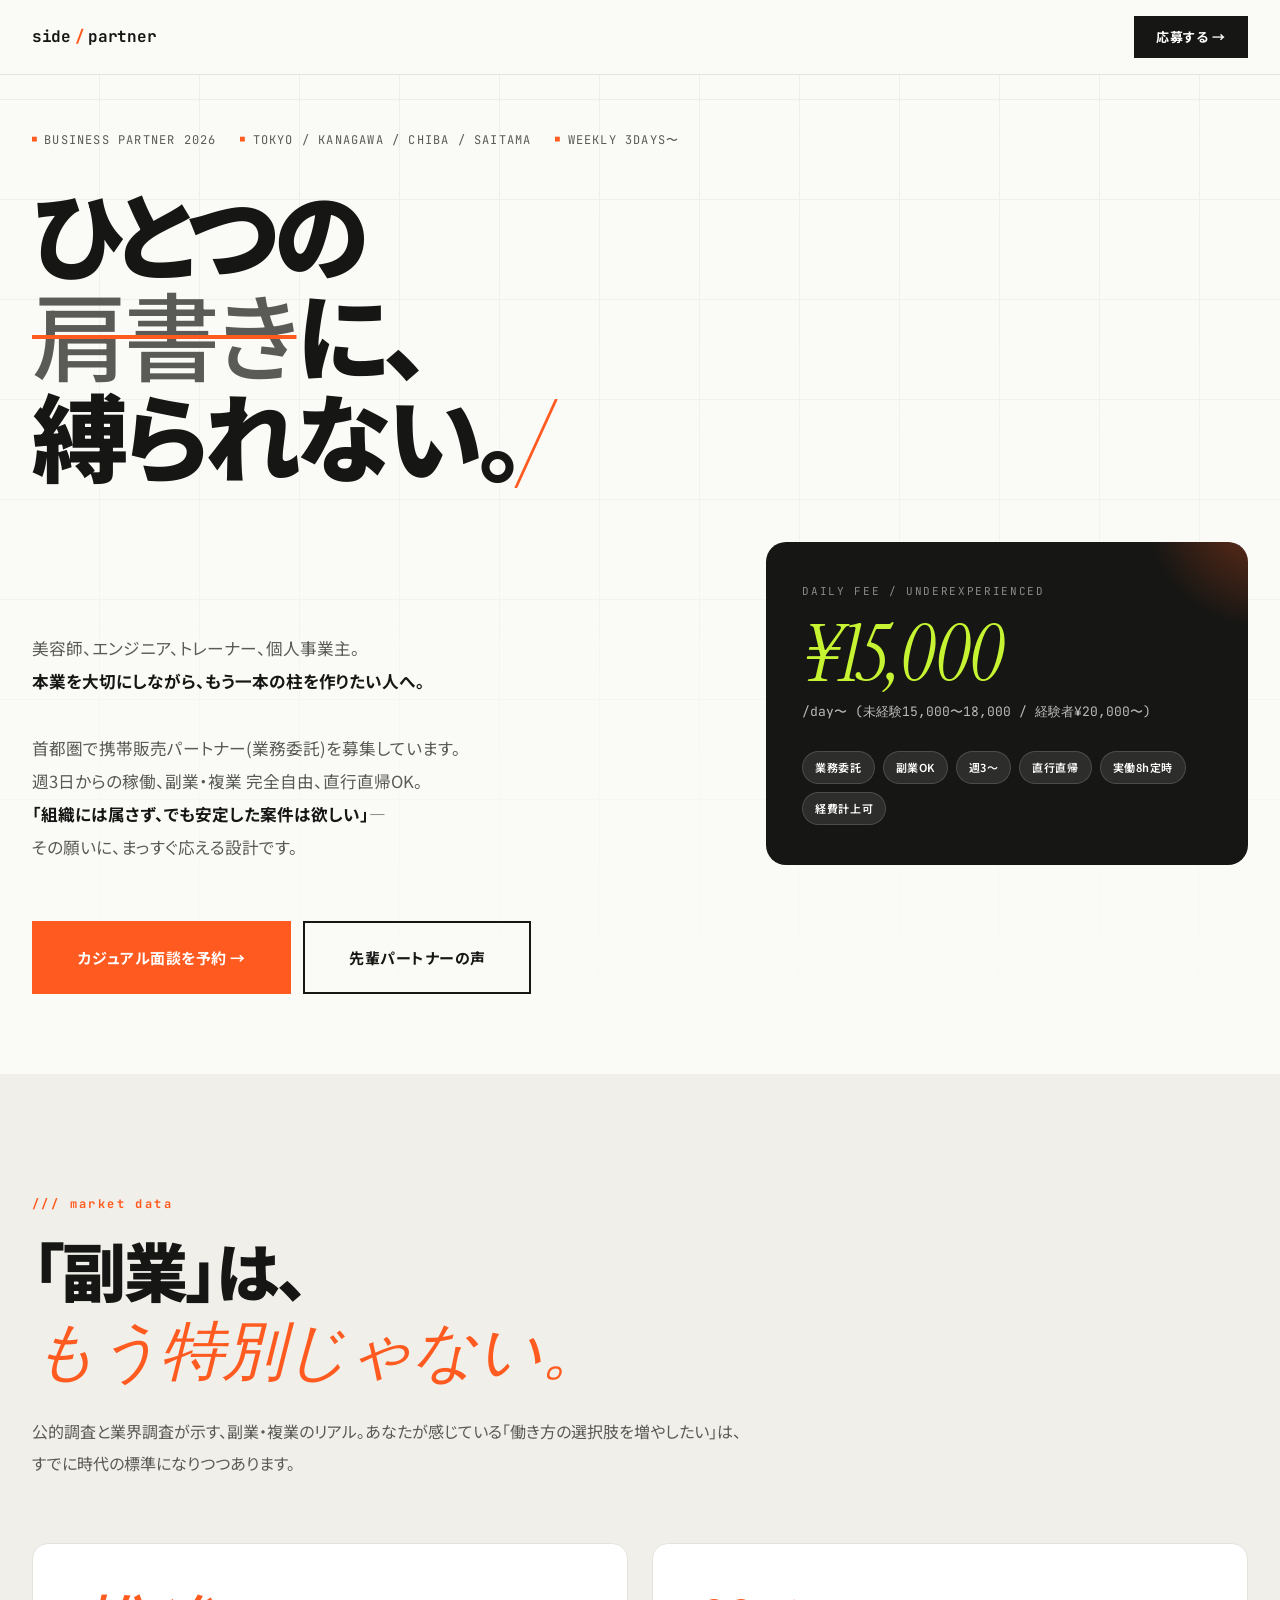
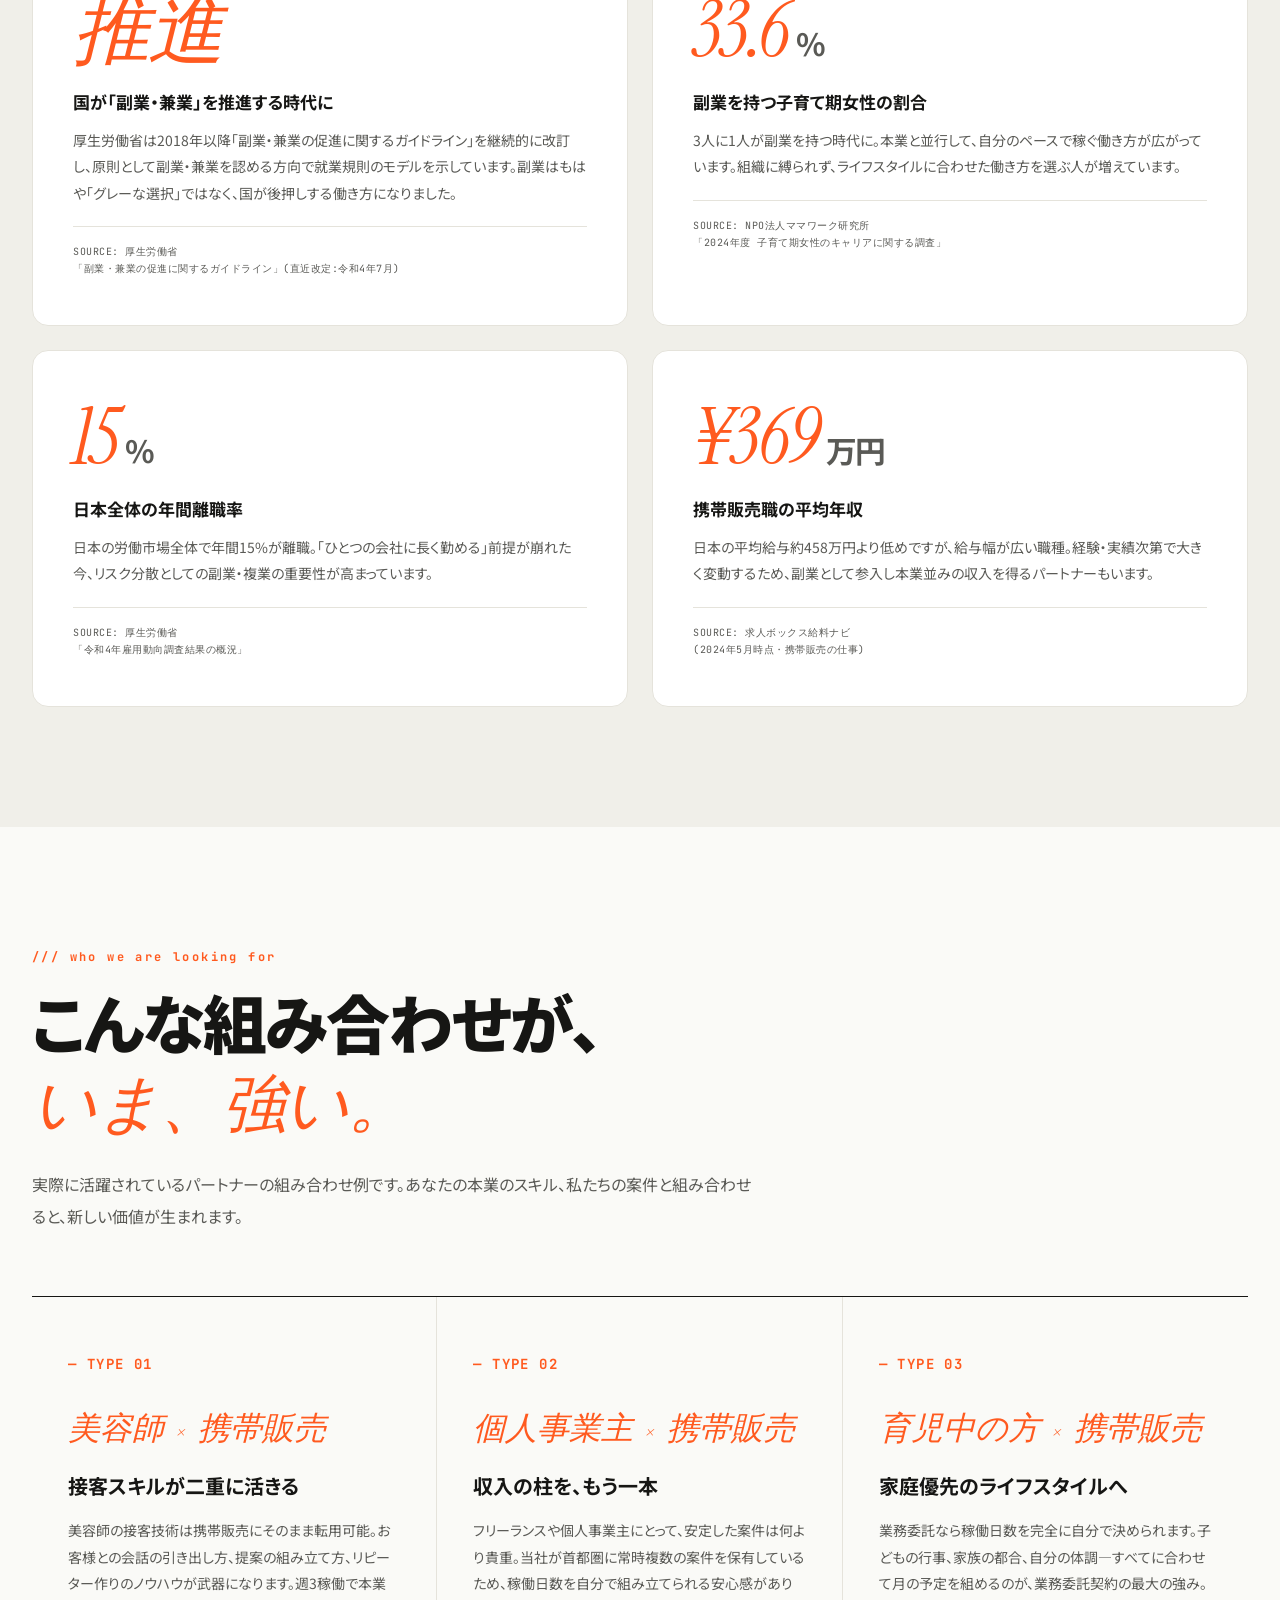
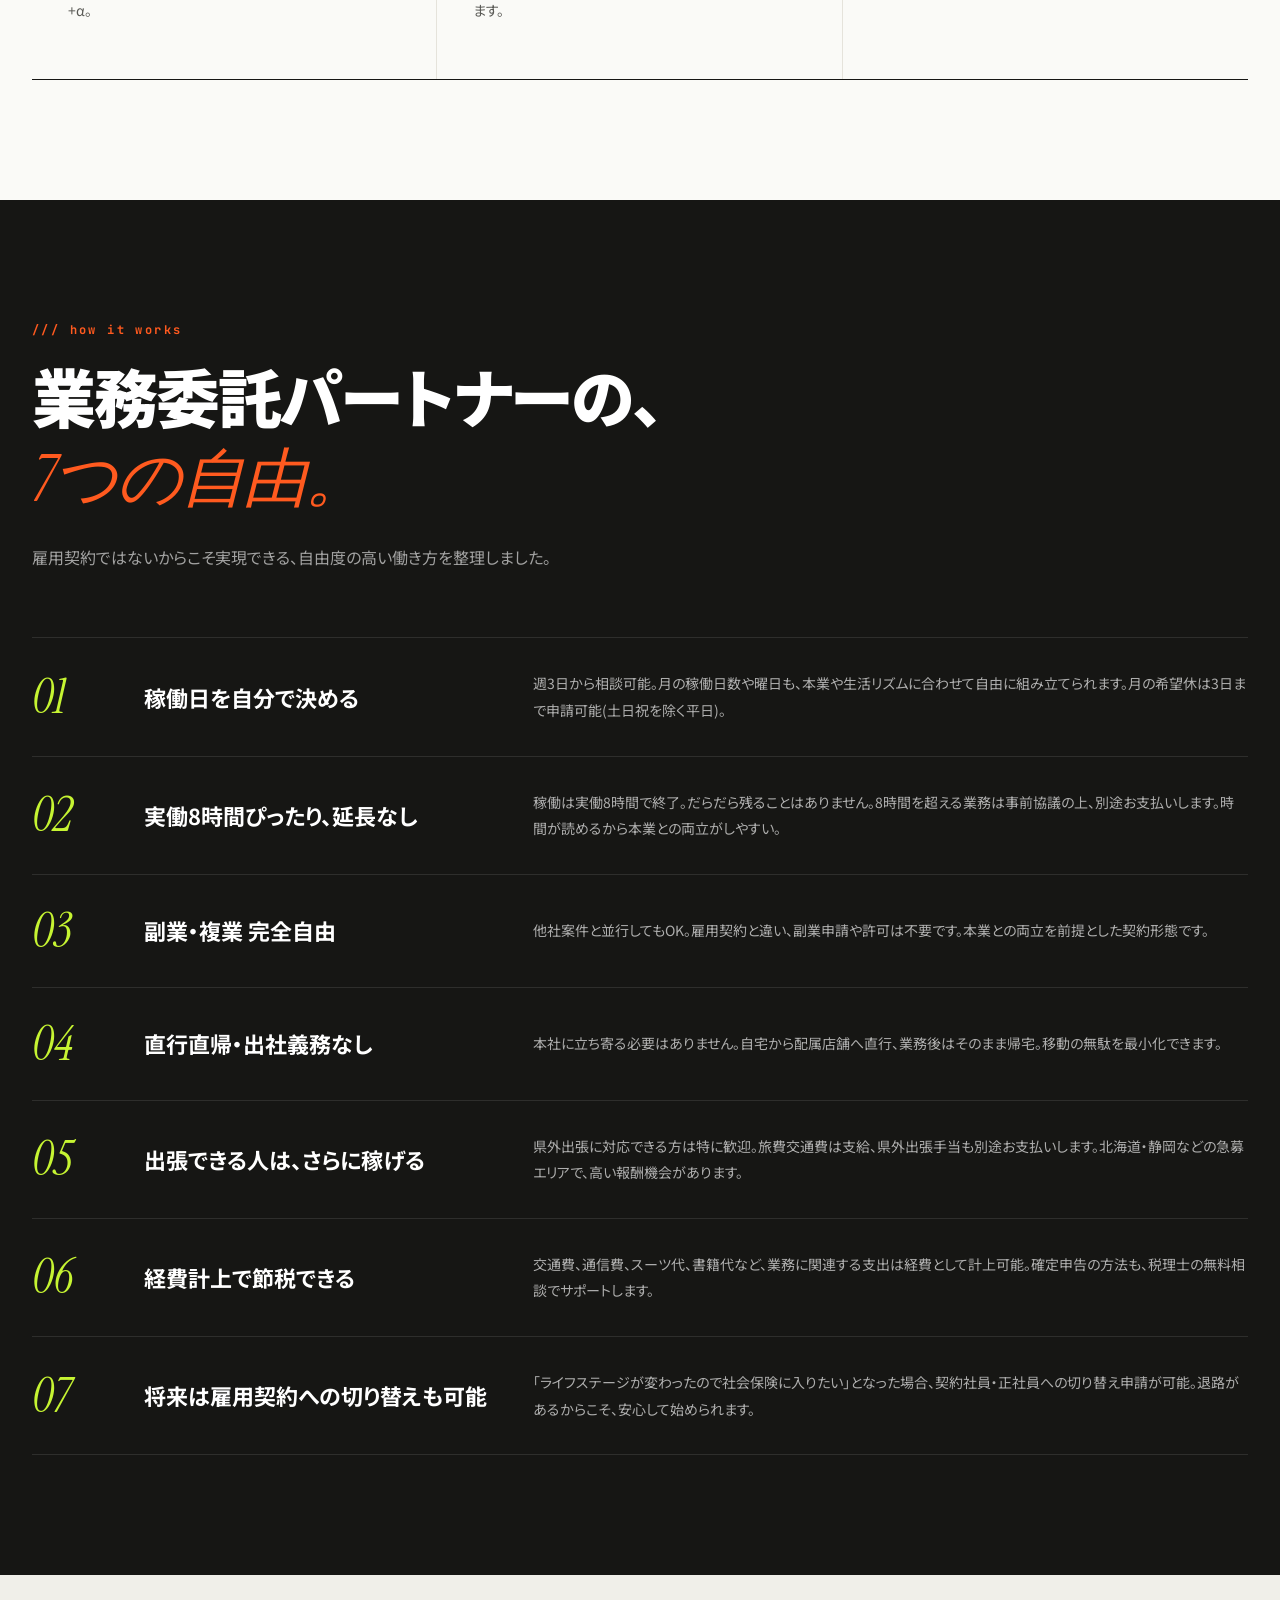
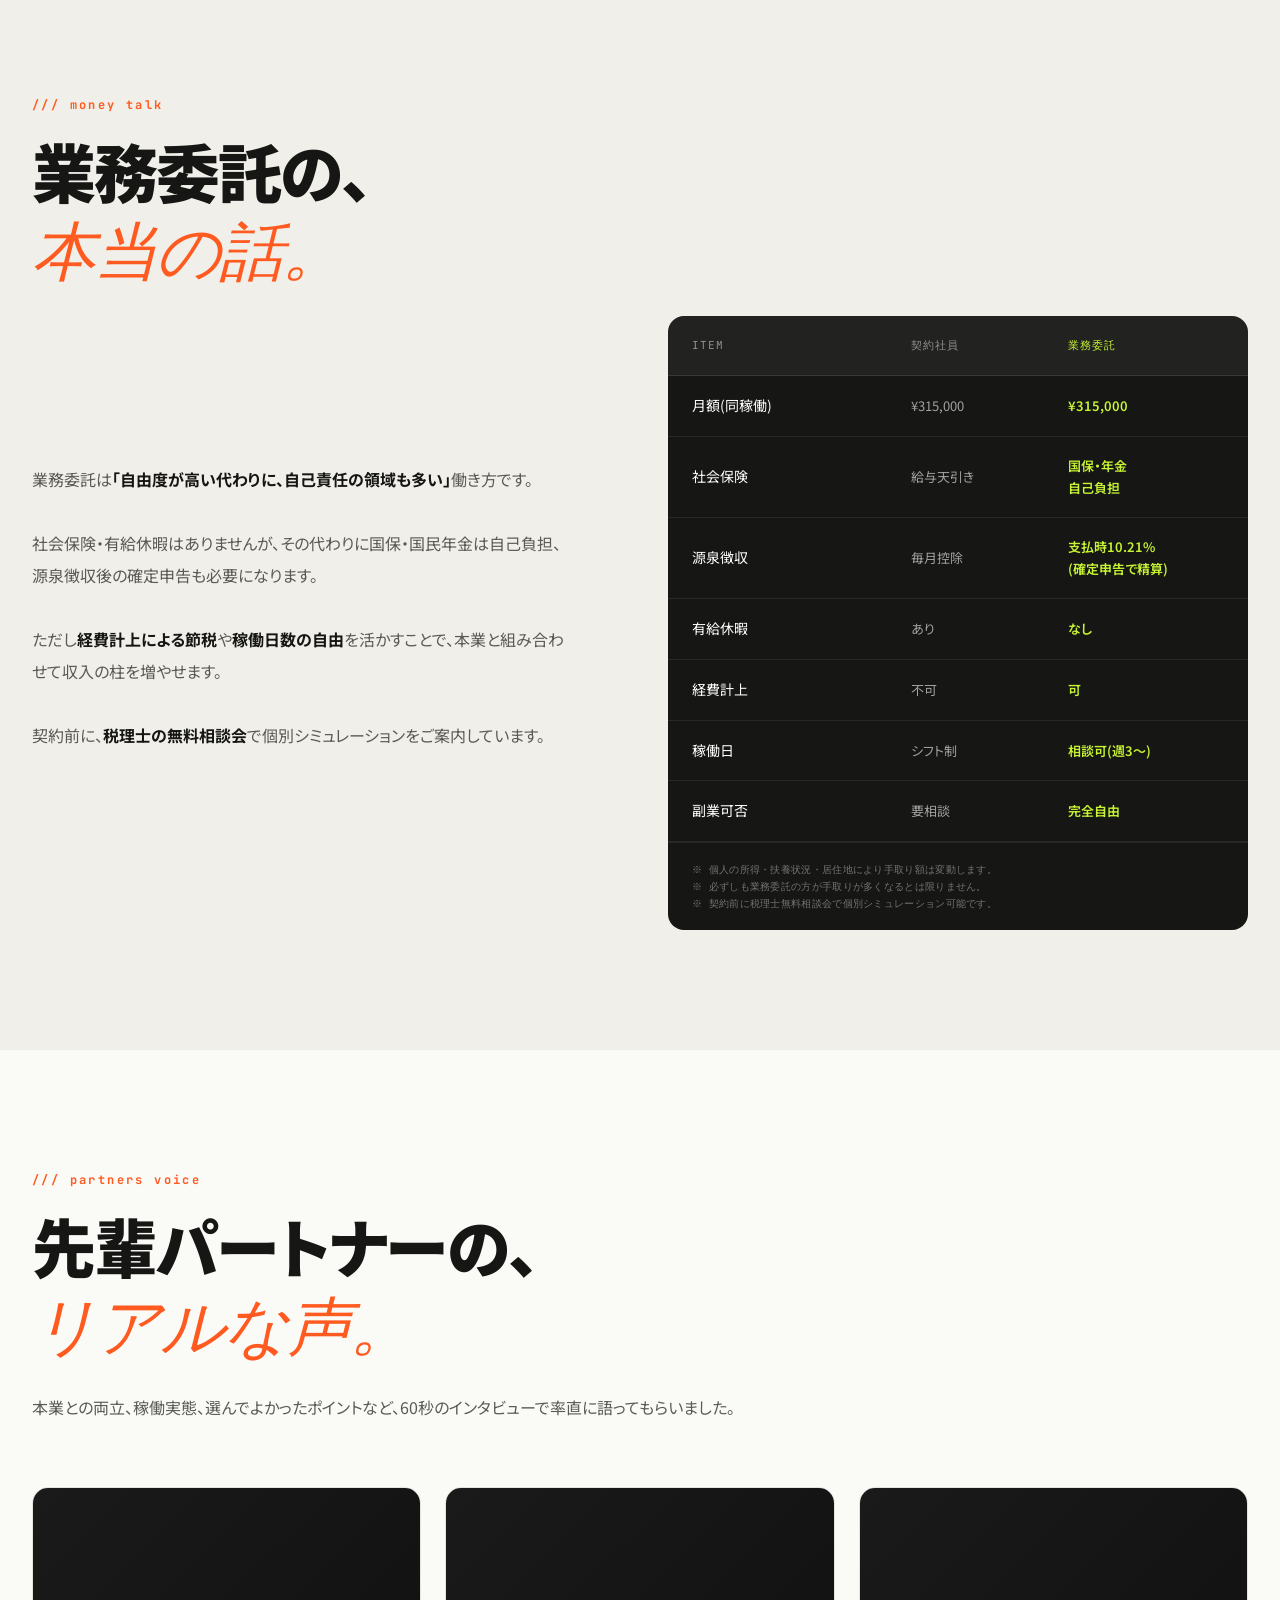
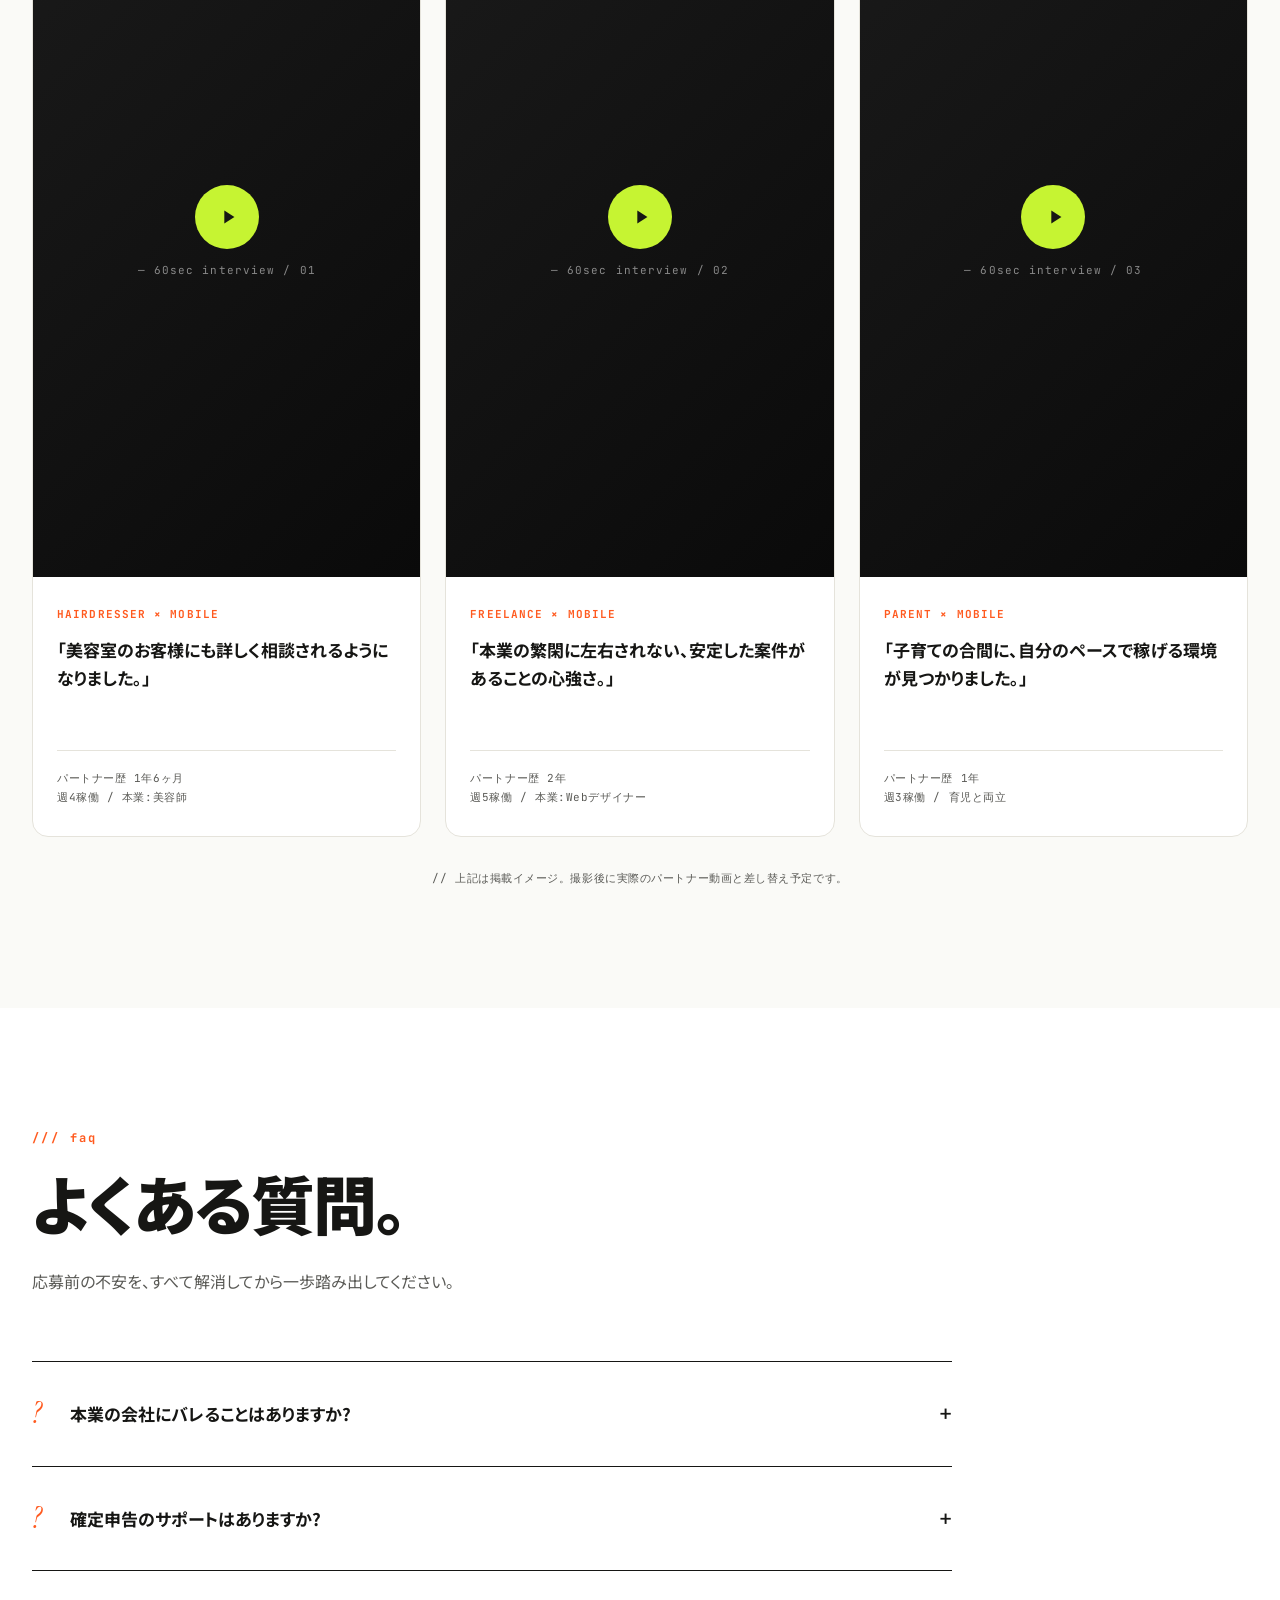
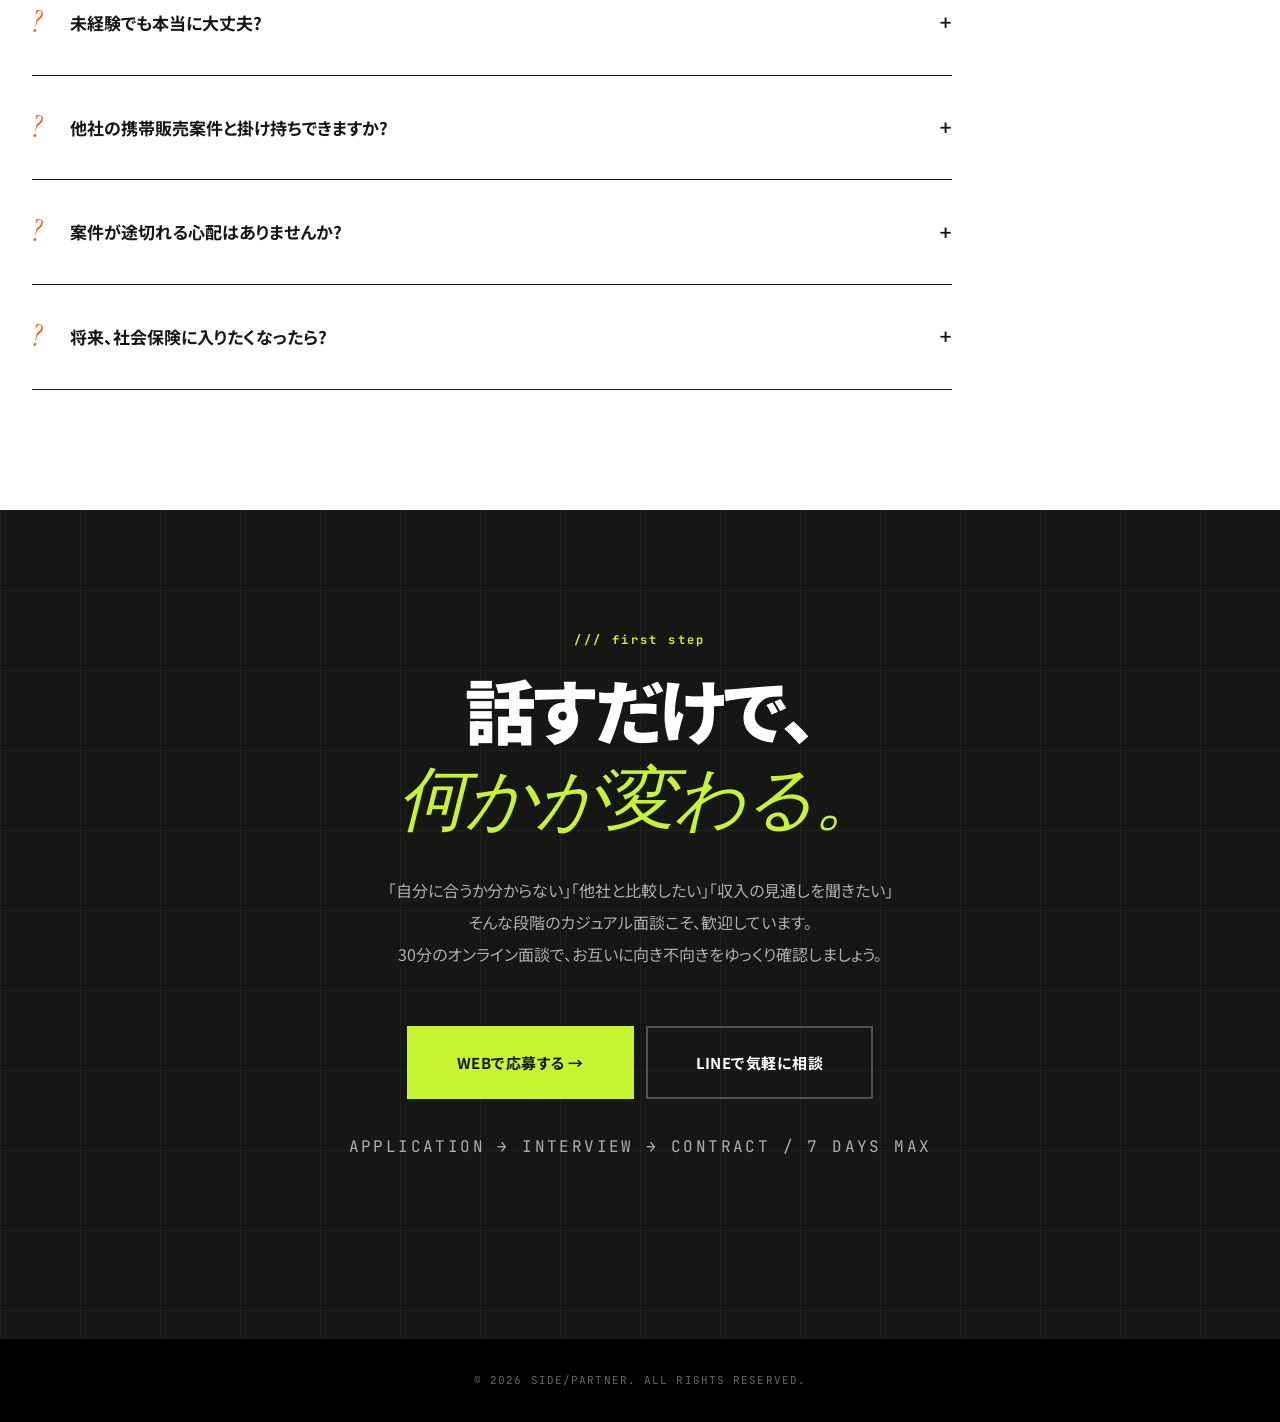
<file: _prototype/recruit-lp-side.html>
<!DOCTYPE html>
<html lang="ja">
<head>
<meta charset="UTF-8">
<meta name="viewport" content="width=device-width, initial-scale=1.0">
<title>副業・複業OK｜携帯販売パートナー募集｜首都圏 業務委託｜週3〜・直行直帰</title>
<meta name="description" content="副業・複業希望の方向け、首都圏の携帯販売業務委託パートナー募集。日額15,000円〜、週3日からの稼働、直行直帰、副業完全自由。北海道・静岡エリアは急募。本業と並行できる柔軟な働き方。">
<link rel="preconnect" href="https://fonts.googleapis.com">
<link rel="preconnect" href="https://fonts.gstatic.com" crossorigin>
<link href="https://fonts.googleapis.com/css2?family=JetBrains+Mono:wght@400;700&family=Noto+Sans+JP:wght@400;500;700;900&family=Instrument+Serif:ital@0;1&display=swap" rel="stylesheet">
<style>
:root {
  --bg: #FAFAF7;
  --bg-alt: #F0EFE9;
  --ink: #161614;
  --ink-soft: #5A5A56;
  --line: #E5E3DB;
  --accent: #FF5A1F;
  --accent-deep: #D94613;
  --lime: #C6F432;
  --steel: #2A2D2F;
  --white: #FFFFFF;
}

* { margin: 0; padding: 0; box-sizing: border-box; }

html {
  scroll-behavior: smooth;
  overflow-x: hidden;
  width: 100%;
}

body {
  font-family: 'Noto Sans JP', -apple-system, sans-serif;
  color: var(--ink);
  background: var(--bg);
  line-height: 1.7;
  overflow-x: hidden;
  -webkit-font-smoothing: antialiased;
  width: 100%;
  position: relative;
  font-feature-settings: "palt";
}

section { overflow-x: clip; }

/* ========== HEADER ========== */
.header {
  position: fixed;
  top: 0; left: 0; right: 0;
  z-index: 100;
  background: rgba(250, 250, 247, 0.92);
  backdrop-filter: blur(20px);
  -webkit-backdrop-filter: blur(20px);
  border-bottom: 1px solid var(--line);
}
.header-inner {
  max-width: 1320px;
  margin: 0 auto;
  padding: 16px 32px;
  display: flex;
  justify-content: space-between;
  align-items: center;
}
.logo {
  font-family: 'JetBrains Mono', monospace;
  font-weight: 700;
  font-size: 16px;
  color: var(--ink);
  letter-spacing: -0.02em;
}
.logo .arrow { color: var(--accent); margin: 0 4px; }
.cta-header {
  padding: 10px 22px;
  background: var(--ink);
  color: var(--white);
  text-decoration: none;
  font-weight: 700;
  font-size: 13px;
  letter-spacing: 0.05em;
  transition: all 0.2s;
}
.cta-header:hover { background: var(--accent); }

/* ========== HERO ========== */
.hero {
  min-height: 100vh;
  position: relative;
  padding: 130px 32px 80px;
  overflow: hidden;
  background: var(--bg);
  width: 100%;
  max-width: 100vw;
}
.hero::before {
  content: '';
  position: absolute;
  inset: 0;
  background-image:
    linear-gradient(var(--line) 1px, transparent 1px),
    linear-gradient(90deg, var(--line) 1px, transparent 1px);
  background-size: 100px 100px;
  background-position: -1px -1px;
  opacity: 0.6;
  pointer-events: none;
  mask-image: linear-gradient(180deg, black 0%, transparent 100%);
  -webkit-mask-image: linear-gradient(180deg, black 0%, transparent 100%);
}
.hero-inner {
  max-width: 1320px;
  margin: 0 auto;
  position: relative;
  z-index: 2;
}
.hero-meta {
  font-family: 'JetBrains Mono', monospace;
  font-size: 12px;
  color: var(--ink-soft);
  letter-spacing: 0.1em;
  margin-bottom: 32px;
  display: flex;
  gap: 24px;
  flex-wrap: wrap;
  animation: fadeUp 0.6s 0.2s both;
}
.hero-meta span { display: inline-flex; align-items: center; gap: 6px; }
.hero-meta span::before { content: '■'; color: var(--accent); font-size: 8px; }
.hero h1 {
  font-family: 'Noto Sans JP', sans-serif;
  font-weight: 900;
  font-size: clamp(40px, 7.5vw, 116px);
  line-height: 1.05;
  letter-spacing: -0.04em;
  color: var(--ink);
  margin-bottom: 40px;
  animation: fadeUp 0.8s 0.4s both;
}
.hero h1 .accent {
  color: var(--accent);
  font-family: 'Instrument Serif', serif;
  font-style: italic;
  font-weight: 400;
}
.hero h1 .strike {
  text-decoration: line-through;
  text-decoration-thickness: 4px;
  text-decoration-color: var(--accent);
  color: var(--ink-soft);
  font-weight: 500;
}
.hero-split {
  display: grid;
  grid-template-columns: 1.4fr 1fr;
  gap: 60px;
  align-items: end;
  margin-top: 48px;
  animation: fadeUp 0.8s 0.7s both;
}
.hero-desc {
  font-size: clamp(15px, 1.3vw, 18px);
  line-height: 2;
  color: var(--ink-soft);
  max-width: 540px;
}
.hero-desc strong { color: var(--ink); font-weight: 700; }
.hero-card {
  background: var(--ink);
  color: var(--white);
  padding: 40px 36px;
  border-radius: 20px;
  position: relative;
  overflow: hidden;
}
.hero-card::before {
  content: '';
  position: absolute;
  top: -50%;
  right: -30%;
  width: 250px;
  height: 250px;
  background: radial-gradient(circle, rgba(255, 90, 31, 0.4) 0%, transparent 70%);
  border-radius: 50%;
}
.hero-card-meta {
  font-family: 'JetBrains Mono', monospace;
  font-size: 11px;
  color: rgba(255, 255, 255, 0.5);
  letter-spacing: 0.15em;
  margin-bottom: 16px;
  position: relative;
}
.hero-price {
  font-family: 'Instrument Serif', serif;
  font-style: italic;
  font-size: clamp(48px, 6vw, 80px);
  font-weight: 400;
  line-height: 1;
  color: var(--lime);
  letter-spacing: -0.02em;
  margin-bottom: 8px;
  position: relative;
}
.hero-price-sub {
  font-family: 'JetBrains Mono', monospace;
  font-size: 13px;
  color: rgba(255, 255, 255, 0.7);
  margin-bottom: 28px;
  position: relative;
}
.hero-tags-mini {
  display: flex;
  flex-wrap: wrap;
  gap: 8px;
  position: relative;
}
.hero-tag-mini {
  padding: 6px 12px;
  background: rgba(255, 255, 255, 0.1);
  border: 1px solid rgba(255, 255, 255, 0.15);
  border-radius: 100px;
  font-size: 11px;
  font-weight: 600;
  letter-spacing: 0.05em;
}
.hero-cta-row {
  margin-top: 56px;
  display: flex;
  gap: 12px;
  flex-wrap: wrap;
  animation: fadeUp 0.8s 0.9s both;
}
.btn-primary {
  padding: 22px 44px;
  background: var(--accent);
  color: var(--white);
  text-decoration: none;
  font-weight: 700;
  font-size: 15px;
  transition: all 0.2s;
  display: inline-flex;
  align-items: center;
  gap: 12px;
  letter-spacing: 0.03em;
  border: 2px solid var(--accent);
}
.btn-primary:hover { background: var(--accent-deep); border-color: var(--accent-deep); }
.btn-secondary {
  padding: 22px 44px;
  background: transparent;
  color: var(--ink);
  text-decoration: none;
  font-weight: 700;
  font-size: 15px;
  border: 2px solid var(--ink);
  transition: all 0.2s;
  display: inline-flex;
  align-items: center;
  gap: 12px;
  letter-spacing: 0.03em;
}
.btn-secondary:hover { background: var(--ink); color: var(--white); }

/* ========== SECTION COMMON ========== */
section { padding: 120px 32px; position: relative; }
.section-inner { max-width: 1320px; margin: 0 auto; }
.section-label {
  font-family: 'JetBrains Mono', monospace;
  font-size: 12px;
  letter-spacing: 0.2em;
  color: var(--accent);
  margin-bottom: 16px;
  display: block;
  font-weight: 700;
}
.section-label::before { content: '/// '; }
.section-title {
  font-family: 'Noto Sans JP', sans-serif;
  font-weight: 900;
  font-size: clamp(32px, 5vw, 72px);
  line-height: 1.2;
  color: var(--ink);
  margin-bottom: 24px;
  letter-spacing: -0.03em;
}
.section-title .italic {
  font-family: 'Instrument Serif', serif;
  font-style: italic;
  font-weight: 400;
  color: var(--accent);
}
.section-sub {
  font-size: 16px;
  color: var(--ink-soft);
  margin-bottom: 64px;
  max-width: 720px;
  line-height: 2;
}

/* ========== FACT SECTION ========== */
.fact { background: var(--bg-alt); }
.fact-grid {
  display: grid;
  grid-template-columns: repeat(2, 1fr);
  gap: 24px;
  margin-top: 48px;
}
.fact-card {
  background: var(--white);
  padding: 48px 40px;
  border: 1px solid var(--line);
  border-radius: 16px;
  transition: all 0.3s;
}
.fact-card:hover { border-color: var(--accent); transform: translateY(-4px); }
.fact-num {
  font-family: 'Instrument Serif', serif;
  font-style: italic;
  font-size: clamp(48px, 6vw, 80px);
  color: var(--accent);
  line-height: 1;
  margin-bottom: 20px;
  letter-spacing: -0.02em;
}
.fact-num .unit { font-size: 0.4em; color: var(--ink-soft); margin-left: 6px; font-style: normal; font-family: 'Noto Sans JP', sans-serif; font-weight: 700; }
.fact-label {
  font-size: 17px;
  font-weight: 700;
  color: var(--ink);
  margin-bottom: 12px;
  line-height: 1.5;
}
.fact-desc {
  font-size: 14px;
  color: var(--ink-soft);
  line-height: 1.9;
  margin-bottom: 20px;
}
.fact-source {
  font-family: 'JetBrains Mono', monospace;
  font-size: 10px;
  color: var(--ink-soft);
  padding-top: 16px;
  border-top: 1px solid var(--line);
  letter-spacing: 0.05em;
  line-height: 1.7;
}

/* ========== PROFILE SECTION (こんな人) ========== */
.profile { background: var(--bg); }
.profile-grid {
  display: grid;
  grid-template-columns: repeat(3, 1fr);
  gap: 0;
  border-top: 1px solid var(--ink);
  border-bottom: 1px solid var(--ink);
  margin-top: 56px;
}
.profile-item {
  padding: 56px 36px;
  border-right: 1px solid var(--line);
  transition: all 0.3s;
}
.profile-item:last-child { border-right: none; }
.profile-item:hover { background: var(--ink); color: var(--white); }
.profile-item:hover .profile-icon { color: var(--lime); }
.profile-item:hover .profile-job { color: var(--lime); }
.profile-icon {
  font-family: 'JetBrains Mono', monospace;
  font-weight: 700;
  font-size: 14px;
  color: var(--accent);
  letter-spacing: 0.1em;
  margin-bottom: 24px;
  transition: color 0.3s;
}
.profile-job {
  font-family: 'Instrument Serif', serif;
  font-style: italic;
  font-size: 32px;
  color: var(--accent);
  margin-bottom: 16px;
  transition: color 0.3s;
}
.profile-x {
  font-family: 'Instrument Serif', serif;
  font-style: italic;
  font-size: 18px;
  margin: 0 12px;
  color: inherit;
}
.profile-title {
  font-size: 20px;
  font-weight: 700;
  margin-bottom: 16px;
  line-height: 1.5;
}
.profile-desc {
  font-size: 14px;
  line-height: 1.9;
  color: var(--ink-soft);
}
.profile-item:hover .profile-desc { color: rgba(255, 255, 255, 0.7); }

/* ========== HOW SECTION ========== */
.how { background: var(--ink); color: var(--white); }
.how .section-title { color: var(--white); }
.how .section-sub { color: rgba(255, 255, 255, 0.6); }
.how-list {
  display: flex;
  flex-direction: column;
  gap: 0;
  margin-top: 56px;
  border-top: 1px solid rgba(255, 255, 255, 0.1);
}
.how-item {
  padding: 32px 0;
  border-bottom: 1px solid rgba(255, 255, 255, 0.1);
  display: grid;
  grid-template-columns: 80px 1fr 2fr;
  gap: 32px;
  align-items: center;
  transition: all 0.3s;
}
.how-item:hover { padding-left: 16px; background: rgba(198, 244, 50, 0.04); }
.how-num {
  font-family: 'Instrument Serif', serif;
  font-style: italic;
  font-size: 48px;
  color: var(--lime);
  line-height: 1;
}
.how-title {
  font-size: 22px;
  font-weight: 700;
  line-height: 1.4;
}
.how-desc {
  font-size: 14px;
  color: rgba(255, 255, 255, 0.65);
  line-height: 1.9;
}

/* ========== MONEY SECTION ========== */
.money { background: var(--bg-alt); }
.money-grid {
  display: grid;
  grid-template-columns: 1fr 1fr;
  gap: 56px;
  align-items: center;
}
.money-text {
  font-size: 16px;
  line-height: 2;
  color: var(--ink-soft);
  margin-bottom: 32px;
  max-width: 540px;
}
.money-text strong { color: var(--ink); font-weight: 700; }
.compare-table {
  background: var(--ink);
  color: var(--white);
  border-radius: 16px;
  overflow: hidden;
}
.compare-table-head {
  display: grid;
  grid-template-columns: 1.4fr 1fr 1fr;
  padding: 20px 24px;
  background: rgba(255, 255, 255, 0.05);
  border-bottom: 1px solid rgba(255, 255, 255, 0.1);
  font-family: 'JetBrains Mono', monospace;
  font-size: 11px;
  color: rgba(255, 255, 255, 0.5);
  letter-spacing: 0.1em;
}
.compare-table-head .col-b { color: var(--lime); }
.compare-row {
  display: grid;
  grid-template-columns: 1.4fr 1fr 1fr;
  padding: 18px 24px;
  border-bottom: 1px solid rgba(255, 255, 255, 0.08);
  font-size: 14px;
  align-items: center;
}
.compare-row:last-child { border-bottom: none; }
.compare-row .col-a { color: rgba(255, 255, 255, 0.6); font-size: 13px; }
.compare-row .col-b { color: var(--lime); font-weight: 600; font-size: 13px; }
.compare-note {
  padding: 18px 24px;
  font-family: 'JetBrains Mono', monospace;
  font-size: 10px;
  color: rgba(255, 255, 255, 0.4);
  line-height: 1.7;
  letter-spacing: 0.03em;
  border-top: 1px solid rgba(255, 255, 255, 0.08);
}

/* ========== VOICE SECTION ========== */
.voice { background: var(--bg); }
.voice-grid {
  display: grid;
  grid-template-columns: repeat(3, 1fr);
  gap: 24px;
  margin-top: 56px;
}
.voice-card {
  background: var(--white);
  border: 1px solid var(--line);
  border-radius: 16px;
  overflow: hidden;
  transition: all 0.3s;
}
.voice-card:hover { transform: translateY(-6px); border-color: var(--accent); }
.video-placeholder {
  position: relative;
  aspect-ratio: 9 / 16;
  background: linear-gradient(135deg, #1a1a1a 0%, #0a0a0a 100%);
  cursor: pointer;
  display: flex;
  align-items: center;
  justify-content: center;
  flex-direction: column;
  gap: 12px;
}
.play-btn {
  width: 64px;
  height: 64px;
  background: var(--lime);
  display: flex;
  align-items: center;
  justify-content: center;
  border-radius: 50%;
  transition: all 0.3s;
}
.video-placeholder:hover .play-btn { transform: scale(1.1); }
.play-btn svg { width: 22px; height: 22px; fill: var(--ink); margin-left: 3px; }
.video-label {
  font-family: 'JetBrains Mono', monospace;
  font-size: 11px;
  color: rgba(255, 255, 255, 0.5);
  letter-spacing: 0.1em;
}
.voice-content { padding: 28px 24px; }
.voice-tag {
  font-family: 'JetBrains Mono', monospace;
  font-size: 11px;
  color: var(--accent);
  letter-spacing: 0.1em;
  margin-bottom: 12px;
  font-weight: 700;
}
.voice-quote {
  font-size: 17px;
  line-height: 1.7;
  font-weight: 700;
  color: var(--ink);
  margin-bottom: 24px;
  min-height: 90px;
}
.voice-meta {
  padding-top: 18px;
  border-top: 1px solid var(--line);
  font-family: 'JetBrains Mono', monospace;
  font-size: 11px;
  color: var(--ink-soft);
  letter-spacing: 0.05em;
  line-height: 1.8;
}
.voice-disclaimer {
  text-align: center;
  font-family: 'JetBrains Mono', monospace;
  font-size: 11px;
  color: var(--ink-soft);
  margin-top: 32px;
  letter-spacing: 0.05em;
}

/* ========== FAQ ========== */
.faq { background: var(--white); }
.faq-list { max-width: 920px; margin-top: 56px; }
.faq-item {
  border-top: 1px solid var(--ink);
  transition: all 0.3s;
}
.faq-item:last-child { border-bottom: 1px solid var(--ink); }
.faq-q {
  padding: 28px 0;
  font-weight: 700;
  font-size: 17px;
  color: var(--ink);
  cursor: pointer;
  display: flex;
  justify-content: space-between;
  align-items: center;
  gap: 16px;
}
.faq-q::before {
  content: '?';
  font-family: 'Instrument Serif', serif;
  font-style: italic;
  color: var(--accent);
  font-size: 28px;
  flex-shrink: 0;
  margin-right: 12px;
  font-weight: 400;
}
.faq-q-text { flex: 1; line-height: 1.5; }
.faq-toggle {
  font-family: 'JetBrains Mono', monospace;
  font-size: 22px;
  font-weight: 400;
  transition: all 0.3s;
  flex-shrink: 0;
}
.faq-item.open .faq-toggle { transform: rotate(45deg); color: var(--accent); }
.faq-a {
  max-height: 0;
  overflow: hidden;
  transition: max-height 0.4s ease, padding 0.4s ease;
}
.faq-item.open .faq-a { max-height: 500px; padding: 0 0 28px 50px; }
.faq-a-inner {
  color: var(--ink-soft);
  line-height: 2;
  font-size: 14px;
  max-width: 700px;
}

/* ========== APPLY ========== */
.apply {
  background: var(--ink);
  color: var(--white);
  text-align: center;
  position: relative;
  overflow: hidden;
}
.apply::before {
  content: '';
  position: absolute;
  inset: 0;
  background-image:
    linear-gradient(rgba(255, 255, 255, 0.04) 1px, transparent 1px),
    linear-gradient(90deg, rgba(255, 255, 255, 0.04) 1px, transparent 1px);
  background-size: 80px 80px;
  pointer-events: none;
}
.apply-inner { position: relative; z-index: 2; }
.apply h2 {
  font-family: 'Noto Sans JP', sans-serif;
  font-size: clamp(36px, 5.5vw, 80px);
  font-weight: 900;
  line-height: 1.2;
  margin-bottom: 32px;
  letter-spacing: -0.03em;
}
.apply h2 .accent {
  font-family: 'Instrument Serif', serif;
  font-style: italic;
  color: var(--lime);
  font-weight: 400;
}
.apply p {
  color: rgba(255, 255, 255, 0.65);
  font-size: 16px;
  margin-bottom: 56px;
  max-width: 640px;
  margin-left: auto;
  margin-right: auto;
  line-height: 2;
}
.apply-btns {
  display: flex;
  gap: 12px;
  justify-content: center;
  flex-wrap: wrap;
  margin-bottom: 32px;
}
.btn-apply-main {
  padding: 22px 48px;
  background: var(--lime);
  color: var(--ink);
  text-decoration: none;
  font-weight: 700;
  font-size: 15px;
  transition: all 0.2s;
  display: inline-flex;
  align-items: center;
  gap: 12px;
  letter-spacing: 0.03em;
  border: 2px solid var(--lime);
}
.btn-apply-main:hover { background: transparent; color: var(--lime); }
.btn-apply-sub {
  padding: 22px 48px;
  background: transparent;
  color: var(--white);
  text-decoration: none;
  font-weight: 700;
  font-size: 15px;
  border: 2px solid rgba(255, 255, 255, 0.25);
  transition: all 0.2s;
  display: inline-flex;
  align-items: center;
  gap: 12px;
  letter-spacing: 0.03em;
}
.btn-apply-sub:hover { border-color: var(--white); }
.apply-note {
  font-family: 'JetBrains Mono', monospace;
  font-size: 11px;
  color: rgba(255, 255, 255, 0.4);
  letter-spacing: 0.15em;
}

footer {
  background: #000;
  color: rgba(255, 255, 255, 0.4);
  padding: 32px;
  text-align: center;
  font-family: 'JetBrains Mono', monospace;
  font-size: 11px;
  letter-spacing: 0.1em;
}

@keyframes fadeUp {
  from { opacity: 0; transform: translateY(24px); }
  to { opacity: 1; transform: translateY(0); }
}

/* ========== RESPONSIVE ========== */
@media (max-width: 900px) {
  .header-inner { padding: 14px 18px; }
  .hero { padding: 110px 18px 70px; }
  section { padding: 80px 18px; }
  .hero-split { grid-template-columns: 1fr; gap: 32px; margin-top: 32px; }
  .hero-card { padding: 32px 24px; }
  .fact-grid { grid-template-columns: 1fr; }
  .profile-grid { grid-template-columns: 1fr; }
  .profile-item { border-right: none; border-bottom: 1px solid var(--line); }
  .profile-item:last-child { border-bottom: none; }
  .how-item { grid-template-columns: 56px 1fr; gap: 16px; padding: 24px 0; }
  .how-num { font-size: 36px; }
  .how-desc { grid-column: 1 / -1; padding-left: 72px; padding-top: 4px; font-size: 13px; }
  .how-title { font-size: 18px; }
  .money-grid { grid-template-columns: 1fr; gap: 32px; }
  .compare-row { padding: 14px 18px; font-size: 12px; gap: 8px; }
  .compare-table-head { padding: 16px 18px; font-size: 10px; }
  .compare-note { padding: 14px 18px; }
  .voice-grid { grid-template-columns: 1fr; }
  .apply-btns { flex-direction: column; align-items: stretch; padding: 0 16px; }
  .btn-apply-main, .btn-apply-sub, .btn-primary, .btn-secondary { justify-content: center; padding: 20px 32px; font-size: 14px; }
  .faq-q { padding: 22px 0; font-size: 15px; }
  .faq-q::before { font-size: 22px; margin-right: 10px; }
  .faq-item.open .faq-a { padding: 0 0 22px 36px; }
}
</style>
</head>
<body>

<header class="header">
  <div class="header-inner">
    <div class="logo">side<span class="arrow">/</span>partner</div>
    <a href="#apply" class="cta-header">応募する →</a>
  </div>
</header>

<!-- HERO -->
<section class="hero">
  <div class="hero-inner">
    <div class="hero-meta">
      <span>BUSINESS PARTNER 2026</span>
      <span>TOKYO / KANAGAWA / CHIBA / SAITAMA</span>
      <span>WEEKLY 3DAYS〜</span>
    </div>
    <h1>
      ひとつの<br>
      <span class="strike">肩書き</span>に、<br>
      縛られない。<span class="accent">/</span>
    </h1>
    <div class="hero-split">
      <p class="hero-desc">
        美容師、エンジニア、トレーナー、個人事業主。<br>
        <strong>本業を大切にしながら、もう一本の柱を作りたい人へ。</strong><br><br>
        首都圏で携帯販売パートナー(業務委託)を募集しています。<br>
        週3日からの稼働、副業・複業 完全自由、直行直帰OK。<br>
        <strong>「組織には属さず、でも安定した案件は欲しい」</strong>—<br>
        その願いに、まっすぐ応える設計です。
      </p>
      <div class="hero-card">
        <div class="hero-card-meta">DAILY FEE / UNDEREXPERIENCED</div>
        <div class="hero-price">¥15,000</div>
        <div class="hero-price-sub">/day〜 (未経験15,000〜18,000 / 経験者¥20,000〜)</div>
        <div class="hero-tags-mini">
          <span class="hero-tag-mini">業務委託</span>
          <span class="hero-tag-mini">副業OK</span>
          <span class="hero-tag-mini">週3〜</span>
          <span class="hero-tag-mini">直行直帰</span>
          <span class="hero-tag-mini">実働8h定時</span>
          <span class="hero-tag-mini">経費計上可</span>
        </div>
      </div>
    </div>
    <div class="hero-cta-row">
      <a href="#apply" class="btn-primary">カジュアル面談を予約 →</a>
      <a href="#voice" class="btn-secondary">先輩パートナーの声</a>
    </div>
  </div>
</section>

<!-- FACT (確度Aの統計データ) -->
<section class="fact">
  <div class="section-inner">
    <span class="section-label">market data</span>
    <h2 class="section-title">「副業」は、<br><span class="italic">もう特別じゃない。</span></h2>
    <p class="section-sub">公的調査と業界調査が示す、副業・複業のリアル。あなたが感じている「働き方の選択肢を増やしたい」は、すでに時代の標準になりつつあります。</p>
    <div class="fact-grid">
      <div class="fact-card">
        <div class="fact-num">推進</div>
        <div class="fact-label">国が「副業・兼業」を推進する時代に</div>
        <p class="fact-desc">厚生労働省は2018年以降「副業・兼業の促進に関するガイドライン」を継続的に改訂し、原則として副業・兼業を認める方向で就業規則のモデルを示しています。副業はもはや「グレーな選択」ではなく、国が後押しする働き方になりました。</p>
        <p class="fact-source">SOURCE: 厚生労働省<br>「副業・兼業の促進に関するガイドライン」(直近改定:令和4年7月)</p>
      </div>
      <div class="fact-card">
        <div class="fact-num">33.6<span class="unit">%</span></div>
        <div class="fact-label">副業を持つ子育て期女性の割合</div>
        <p class="fact-desc">3人に1人が副業を持つ時代に。本業と並行して、自分のペースで稼ぐ働き方が広がっています。組織に縛られず、ライフスタイルに合わせた働き方を選ぶ人が増えています。</p>
        <p class="fact-source">SOURCE: NPO法人ママワーク研究所<br>「2024年度 子育て期女性のキャリアに関する調査」</p>
      </div>
      <div class="fact-card">
        <div class="fact-num">15<span class="unit">%</span></div>
        <div class="fact-label">日本全体の年間離職率</div>
        <p class="fact-desc">日本の労働市場全体で年間15%が離職。「ひとつの会社に長く勤める」前提が崩れた今、リスク分散としての副業・複業の重要性が高まっています。</p>
        <p class="fact-source">SOURCE: 厚生労働省<br>「令和4年雇用動向調査結果の概況」</p>
      </div>
      <div class="fact-card">
        <div class="fact-num">¥369<span class="unit">万円</span></div>
        <div class="fact-label">携帯販売職の平均年収</div>
        <p class="fact-desc">日本の平均給与約458万円より低めですが、給与幅が広い職種。経験・実績次第で大きく変動するため、副業として参入し本業並みの収入を得るパートナーもいます。</p>
        <p class="fact-source">SOURCE: 求人ボックス給料ナビ<br>(2024年5月時点・携帯販売の仕事)</p>
      </div>
    </div>
  </div>
</section>

<!-- PROFILE (こんな人に向いている) -->
<section class="profile">
  <div class="section-inner">
    <span class="section-label">who we are looking for</span>
    <h2 class="section-title">こんな組み合わせが、<br><span class="italic">いま、強い。</span></h2>
    <p class="section-sub">実際に活躍されているパートナーの組み合わせ例です。あなたの本業のスキル、私たちの案件と組み合わせると、新しい価値が生まれます。</p>
    <div class="profile-grid">
      <div class="profile-item">
        <div class="profile-icon">— TYPE 01</div>
        <div class="profile-job">美容師<span class="profile-x">×</span>携帯販売</div>
        <div class="profile-title">接客スキルが二重に活きる</div>
        <p class="profile-desc">美容師の接客技術は携帯販売にそのまま転用可能。お客様との会話の引き出し方、提案の組み立て方、リピーター作りのノウハウが武器になります。週3稼働で本業+α。</p>
      </div>
      <div class="profile-item">
        <div class="profile-icon">— TYPE 02</div>
        <div class="profile-job">個人事業主<span class="profile-x">×</span>携帯販売</div>
        <div class="profile-title">収入の柱を、もう一本</div>
        <p class="profile-desc">フリーランスや個人事業主にとって、安定した案件は何より貴重。当社が首都圏に常時複数の案件を保有しているため、稼働日数を自分で組み立てられる安心感があります。</p>
      </div>
      <div class="profile-item">
        <div class="profile-icon">— TYPE 03</div>
        <div class="profile-job">育児中の方<span class="profile-x">×</span>携帯販売</div>
        <div class="profile-title">家庭優先のライフスタイルへ</div>
        <p class="profile-desc">業務委託なら稼働日数を完全に自分で決められます。子どもの行事、家族の都合、自分の体調—すべてに合わせて月の予定を組めるのが、業務委託契約の最大の強み。</p>
      </div>
    </div>
  </div>
</section>

<!-- HOW (働き方の特徴) -->
<section class="how">
  <div class="section-inner">
    <span class="section-label">how it works</span>
    <h2 class="section-title">業務委託パートナーの、<br><span class="italic">7つの自由。</span></h2>
    <p class="section-sub">雇用契約ではないからこそ実現できる、自由度の高い働き方を整理しました。</p>
    <div class="how-list">
      <div class="how-item">
        <div class="how-num">01</div>
        <div class="how-title">稼働日を自分で決める</div>
        <div class="how-desc">週3日から相談可能。月の稼働日数や曜日も、本業や生活リズムに合わせて自由に組み立てられます。月の希望休は3日まで申請可能(土日祝を除く平日)。</div>
      </div>
      <div class="how-item">
        <div class="how-num">02</div>
        <div class="how-title">実働8時間ぴったり、延長なし</div>
        <div class="how-desc">稼働は実働8時間で終了。だらだら残ることはありません。8時間を超える業務は事前協議の上、別途お支払いします。時間が読めるから本業との両立がしやすい。</div>
      </div>
      <div class="how-item">
        <div class="how-num">03</div>
        <div class="how-title">副業・複業 完全自由</div>
        <div class="how-desc">他社案件と並行してもOK。雇用契約と違い、副業申請や許可は不要です。本業との両立を前提とした契約形態です。</div>
      </div>
      <div class="how-item">
        <div class="how-num">04</div>
        <div class="how-title">直行直帰・出社義務なし</div>
        <div class="how-desc">本社に立ち寄る必要はありません。自宅から配属店舗へ直行、業務後はそのまま帰宅。移動の無駄を最小化できます。</div>
      </div>
      <div class="how-item">
        <div class="how-num">05</div>
        <div class="how-title">出張できる人は、さらに稼げる</div>
        <div class="how-desc">県外出張に対応できる方は特に歓迎。旅費交通費は支給、県外出張手当も別途お支払いします。北海道・静岡などの急募エリアで、高い報酬機会があります。</div>
      </div>
      <div class="how-item">
        <div class="how-num">06</div>
        <div class="how-title">経費計上で節税できる</div>
        <div class="how-desc">交通費、通信費、スーツ代、書籍代など、業務に関連する支出は経費として計上可能。確定申告の方法も、税理士の無料相談でサポートします。</div>
      </div>
      <div class="how-item">
        <div class="how-num">07</div>
        <div class="how-title">将来は雇用契約への切り替えも可能</div>
        <div class="how-desc">「ライフステージが変わったので社会保険に入りたい」となった場合、契約社員・正社員への切り替え申請が可能。退路があるからこそ、安心して始められます。</div>
      </div>
    </div>
  </div>
</section>

<!-- MONEY -->
<section class="money">
  <div class="section-inner">
    <span class="section-label">money talk</span>
    <h2 class="section-title">業務委託の、<br><span class="italic">本当の話。</span></h2>
    <div class="money-grid">
      <div>
        <p class="money-text">
          業務委託は<strong>「自由度が高い代わりに、自己責任の領域も多い」</strong>働き方です。<br><br>
          社会保険・有給休暇はありませんが、その代わりに国保・国民年金は自己負担、源泉徴収後の確定申告も必要になります。<br><br>
          ただし<strong>経費計上による節税</strong>や<strong>稼働日数の自由</strong>を活かすことで、本業と組み合わせて収入の柱を増やせます。<br><br>
          契約前に、<strong>税理士の無料相談会</strong>で個別シミュレーションをご案内しています。
        </p>
      </div>
      <div class="compare-table">
        <div class="compare-table-head">
          <span>ITEM</span>
          <span class="col-a">契約社員</span>
          <span class="col-b">業務委託</span>
        </div>
        <div class="compare-row">
          <span>月額(同稼働)</span>
          <span class="col-a">¥315,000</span>
          <span class="col-b">¥315,000</span>
        </div>
        <div class="compare-row">
          <span>社会保険</span>
          <span class="col-a">給与天引き</span>
          <span class="col-b">国保・年金<br>自己負担</span>
        </div>
        <div class="compare-row">
          <span>源泉徴収</span>
          <span class="col-a">毎月控除</span>
          <span class="col-b">支払時10.21%<br>(確定申告で精算)</span>
        </div>
        <div class="compare-row">
          <span>有給休暇</span>
          <span class="col-a">あり</span>
          <span class="col-b">なし</span>
        </div>
        <div class="compare-row">
          <span>経費計上</span>
          <span class="col-a">不可</span>
          <span class="col-b">可</span>
        </div>
        <div class="compare-row">
          <span>稼働日</span>
          <span class="col-a">シフト制</span>
          <span class="col-b">相談可(週3〜)</span>
        </div>
        <div class="compare-row">
          <span>副業可否</span>
          <span class="col-a">要相談</span>
          <span class="col-b">完全自由</span>
        </div>
        <p class="compare-note">
          ※ 個人の所得・扶養状況・居住地により手取り額は変動します。<br>
          ※ 必ずしも業務委託の方が手取りが多くなるとは限りません。<br>
          ※ 契約前に税理士無料相談会で個別シミュレーション可能です。
        </p>
      </div>
    </div>
  </div>
</section>

<!-- VOICE -->
<section class="voice" id="voice">
  <div class="section-inner">
    <span class="section-label">partners voice</span>
    <h2 class="section-title">先輩パートナーの、<br><span class="italic">リアルな声。</span></h2>
    <p class="section-sub">本業との両立、稼働実態、選んでよかったポイントなど、60秒のインタビューで率直に語ってもらいました。</p>
    <div class="voice-grid">
      <div class="voice-card">
        <div class="video-placeholder">
          <div class="play-btn">
            <svg viewBox="0 0 24 24" fill="currentColor"><path d="M8 5v14l11-7z"/></svg>
          </div>
          <div class="video-label">— 60sec interview / 01</div>
        </div>
        <div class="voice-content">
          <div class="voice-tag">HAIRDRESSER × MOBILE</div>
          <p class="voice-quote">「美容室のお客様にも詳しく相談されるようになりました。」</p>
          <div class="voice-meta">
            パートナー歴 1年6ヶ月<br>
            週4稼働 / 本業:美容師
          </div>
        </div>
      </div>
      <div class="voice-card">
        <div class="video-placeholder">
          <div class="play-btn">
            <svg viewBox="0 0 24 24" fill="currentColor"><path d="M8 5v14l11-7z"/></svg>
          </div>
          <div class="video-label">— 60sec interview / 02</div>
        </div>
        <div class="voice-content">
          <div class="voice-tag">FREELANCE × MOBILE</div>
          <p class="voice-quote">「本業の繁閑に左右されない、安定した案件があることの心強さ。」</p>
          <div class="voice-meta">
            パートナー歴 2年<br>
            週5稼働 / 本業:Webデザイナー
          </div>
        </div>
      </div>
      <div class="voice-card">
        <div class="video-placeholder">
          <div class="play-btn">
            <svg viewBox="0 0 24 24" fill="currentColor"><path d="M8 5v14l11-7z"/></svg>
          </div>
          <div class="video-label">— 60sec interview / 03</div>
        </div>
        <div class="voice-content">
          <div class="voice-tag">PARENT × MOBILE</div>
          <p class="voice-quote">「子育ての合間に、自分のペースで稼げる環境が見つかりました。」</p>
          <div class="voice-meta">
            パートナー歴 1年<br>
            週3稼働 / 育児と両立
          </div>
        </div>
      </div>
    </div>
    <p class="voice-disclaimer">// 上記は掲載イメージ。撮影後に実際のパートナー動画と差し替え予定です。</p>
  </div>
</section>

<!-- FAQ -->
<section class="faq">
  <div class="section-inner">
    <span class="section-label">faq</span>
    <h2 class="section-title">よくある質問。</h2>
    <p class="section-sub">応募前の不安を、すべて解消してから一歩踏み出してください。</p>
    <div class="faq-list">
      <div class="faq-item">
        <div class="faq-q"><span class="faq-q-text">本業の会社にバレることはありますか?</span><span class="faq-toggle">+</span></div>
        <div class="faq-a"><div class="faq-a-inner">基本的には、確定申告時の住民税の納付方法を「自分で納付(普通徴収)」に切り替えることで、本業の給与から差し引かれる住民税額に副業分が反映されないようにできます。ただし会社の就業規則で副業が禁止されている場合はご注意ください。契約前に税理士の無料相談会で個別にご案内します。</div></div>
      </div>
      <div class="faq-item">
        <div class="faq-q"><span class="faq-q-text">確定申告のサポートはありますか?</span><span class="faq-toggle">+</span></div>
        <div class="faq-a"><div class="faq-a-inner">はい、契約時に税理士によるオンライン確定申告セミナーをご案内します。インボイス制度についても、当社が消費税分を負担する仕組みを用意しているため、登録の有無に関わらず安心して契約できます。</div></div>
      </div>
      <div class="faq-item">
        <div class="faq-q"><span class="faq-q-text">未経験でも本当に大丈夫?</span><span class="faq-toggle">+</span></div>
        <div class="faq-a"><div class="faq-a-inner">はい、未経験の方も歓迎しています。商品知識・接客フロー・契約手続きまで、研修期間を通じて段階的に学べる仕組みです。研修期間中も日額報酬が保証されます。現場では案件責任者がサポートに入ります。</div></div>
      </div>
      <div class="faq-item">
        <div class="faq-q"><span class="faq-q-text">他社の携帯販売案件と掛け持ちできますか?</span><span class="faq-toggle">+</span></div>
        <div class="faq-a"><div class="faq-a-inner">業務委託契約のため、他社案件との並行は禁止していません。実際に複数の販売案件を掛け持ちされているパートナーもいらっしゃいます。ただし当社案件の業務遂行に支障が出ない範囲でお願いしています。</div></div>
      </div>
      <div class="faq-item">
        <div class="faq-q"><span class="faq-q-text">案件が途切れる心配はありませんか?</span><span class="faq-toggle">+</span></div>
        <div class="faq-a"><div class="faq-a-inner">首都圏に常時複数の案件を保有しているため、継続的な稼働機会を提供できます。フリーランスにとって最大の不安「仕事が途切れる」リスクを、運営側で吸収するのが当社の役割と考えています。</div></div>
      </div>
      <div class="faq-item">
        <div class="faq-q"><span class="faq-q-text">将来、社会保険に入りたくなったら?</span><span class="faq-toggle">+</span></div>
        <div class="faq-a"><div class="faq-a-inner">年1回、雇用形態の切り替え申請が可能です。ライフイベント(結婚・出産・介護など)で「社会保険に入りたい」というタイミングで、契約社員や正社員へ切り替えることができます。退路があるからこそ、安心して業務委託を選べます。</div></div>
      </div>
    </div>
  </div>
</section>

<!-- APPLY -->
<section class="apply" id="apply">
  <div class="apply-inner section-inner">
    <span class="section-label" style="color: var(--lime);">first step</span>
    <h2>
      話すだけで、<br>
      <span class="accent">何かが変わる。</span>
    </h2>
    <p>
      「自分に合うか分からない」「他社と比較したい」「収入の見通しを聞きたい」<br>
      そんな段階のカジュアル面談こそ、歓迎しています。<br>
      30分のオンライン面談で、お互いに向き不向きをゆっくり確認しましょう。
    </p>
    <div class="apply-btns">
      <a href="#" class="btn-apply-main">WEBで応募する →</a>
      <a href="#" class="btn-apply-sub">LINEで気軽に相談</a>
    </div>
    <p class="apply-note">APPLICATION → INTERVIEW → CONTRACT / 7 DAYS MAX</p>
  </div>
</section>

<footer>
  © 2026 SIDE/PARTNER. ALL RIGHTS RESERVED.
</footer>

<script>
document.querySelectorAll('.faq-item').forEach(item => {
  item.querySelector('.faq-q').addEventListener('click', () => {
    item.classList.toggle('open');
  });
});
</script>

</body>
</html>
</file>
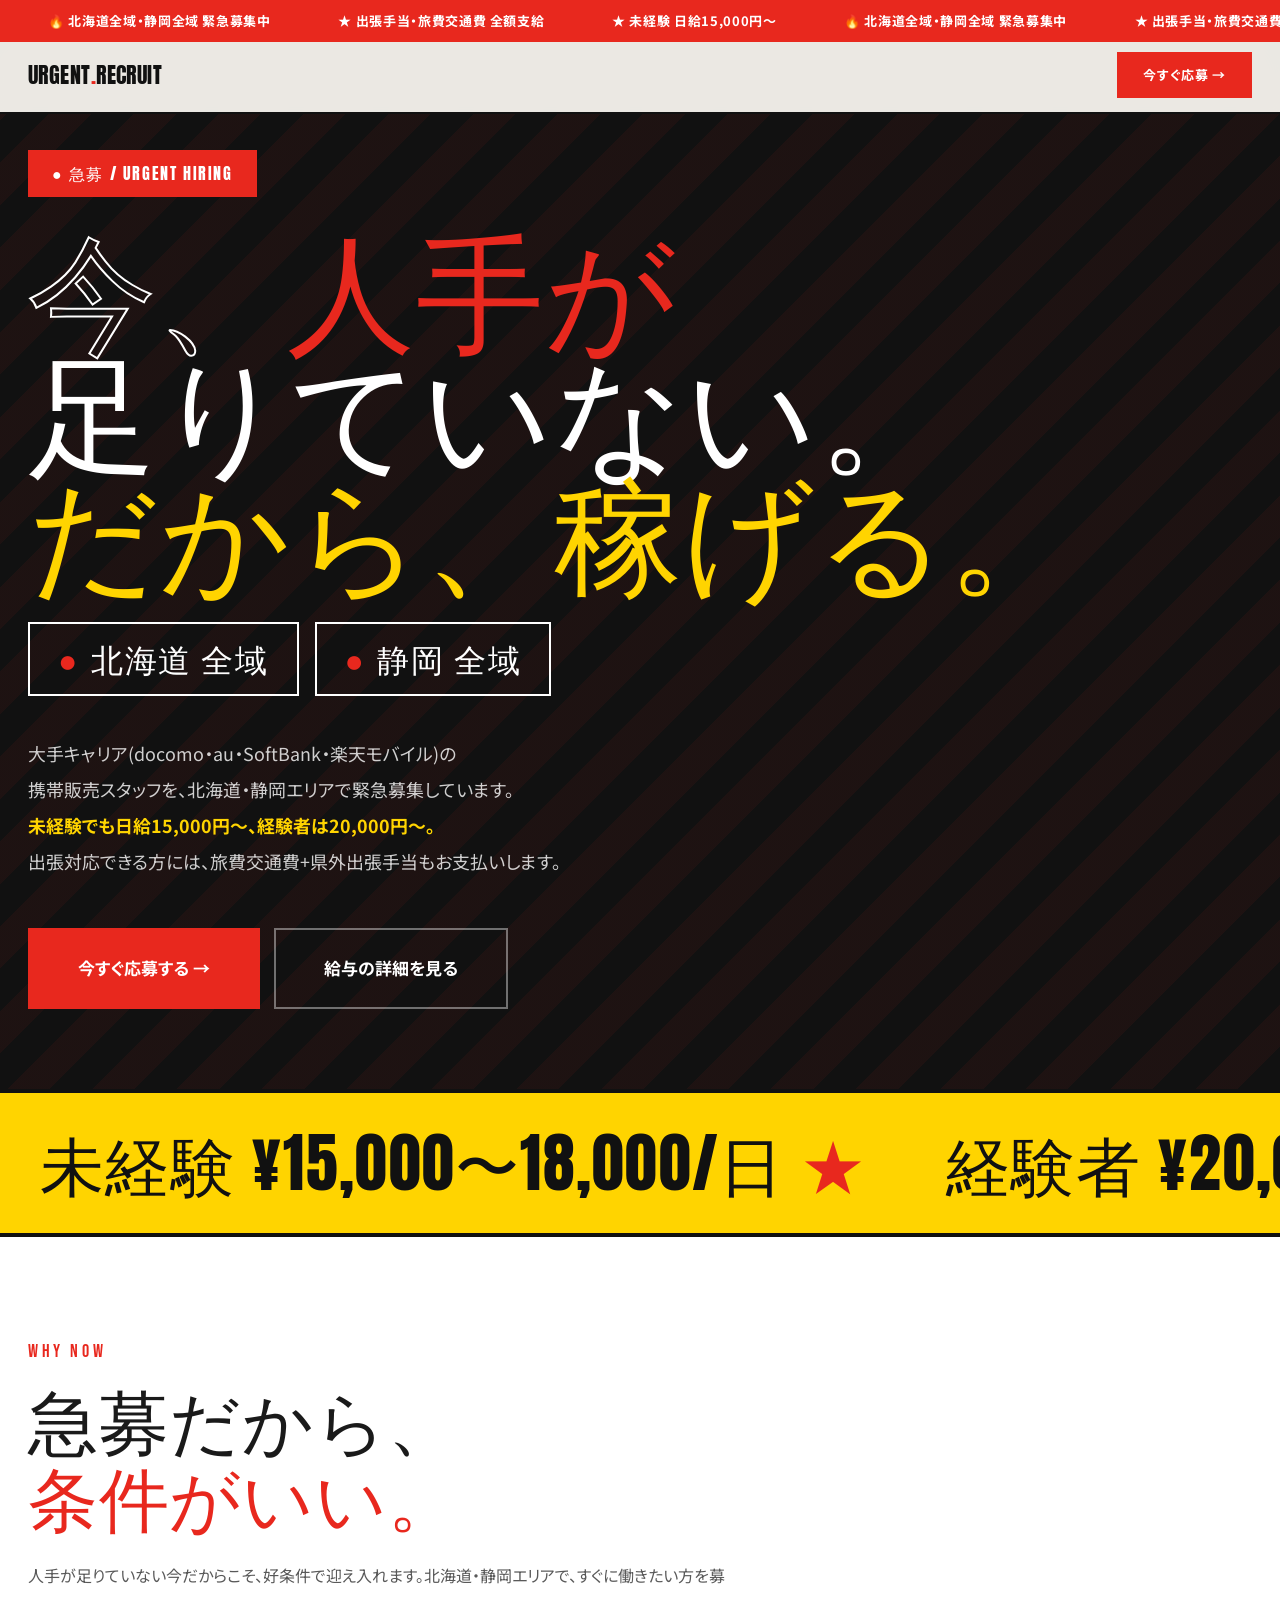
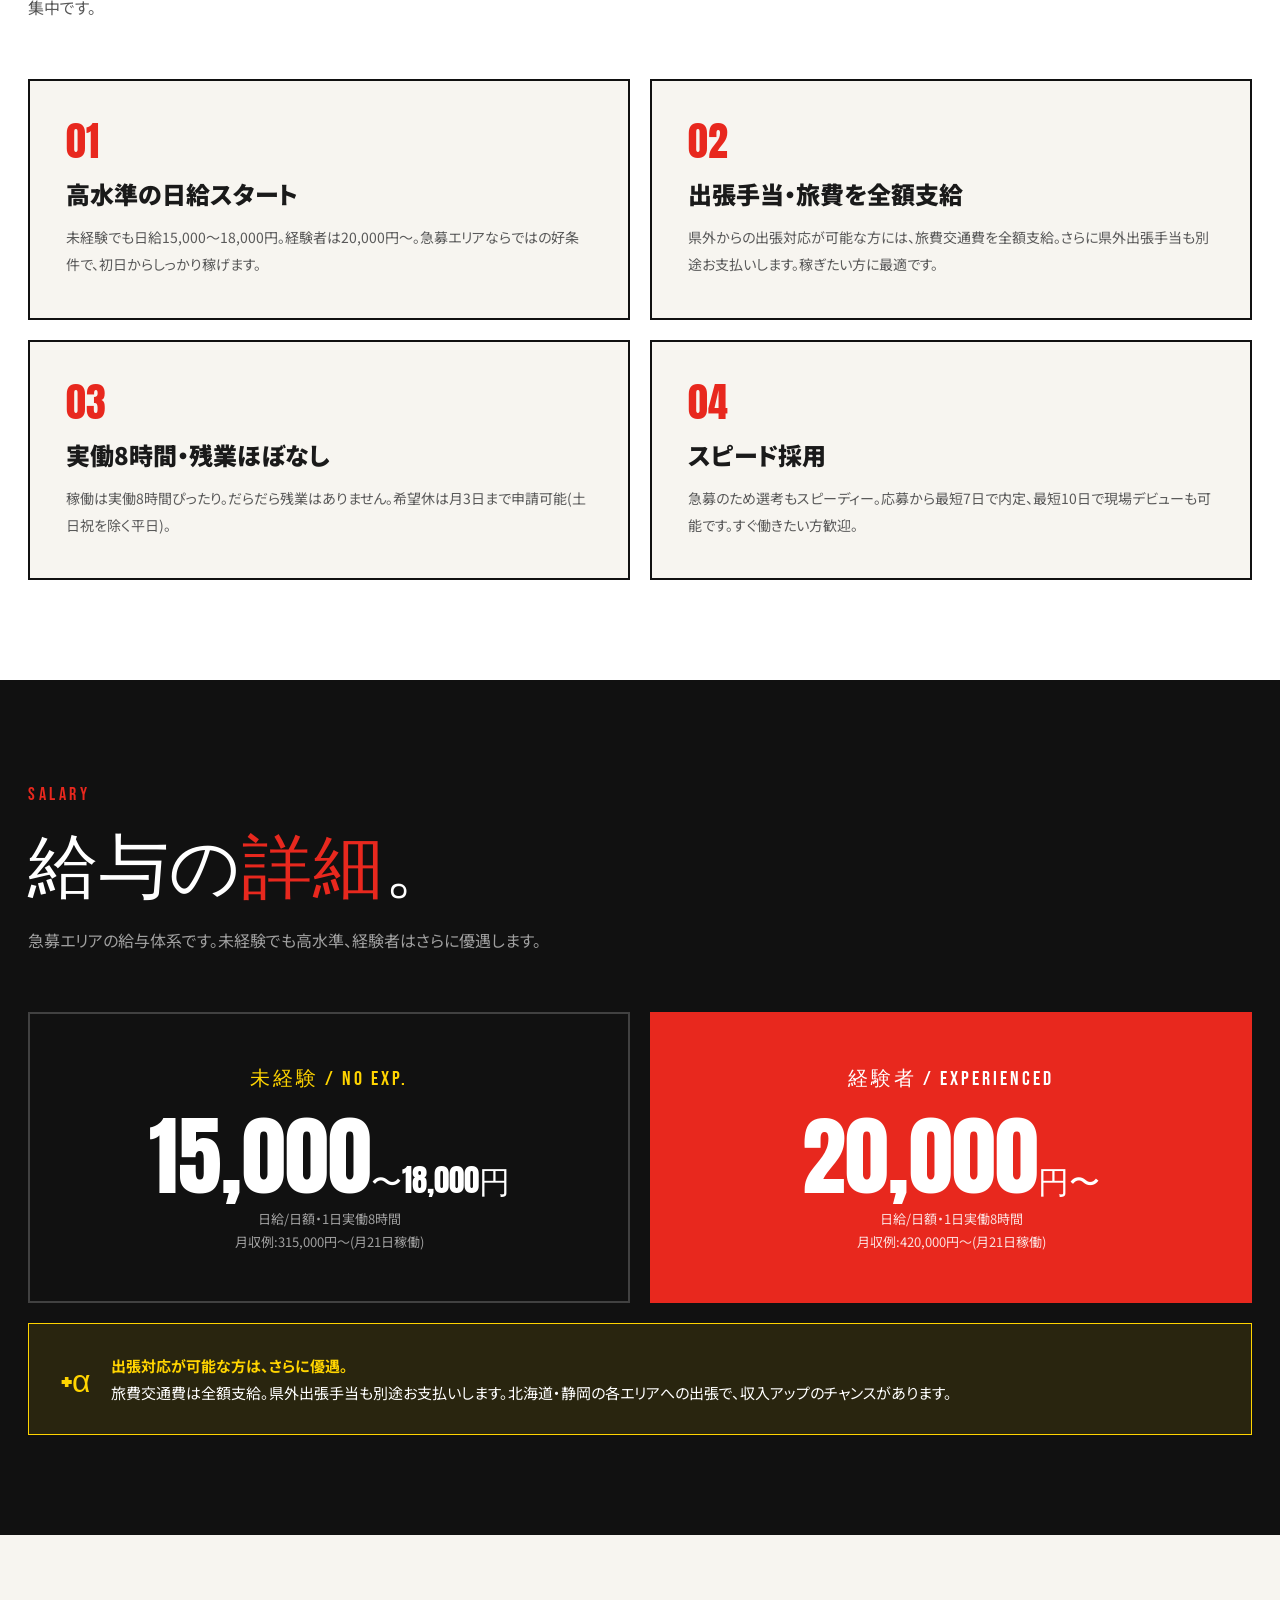
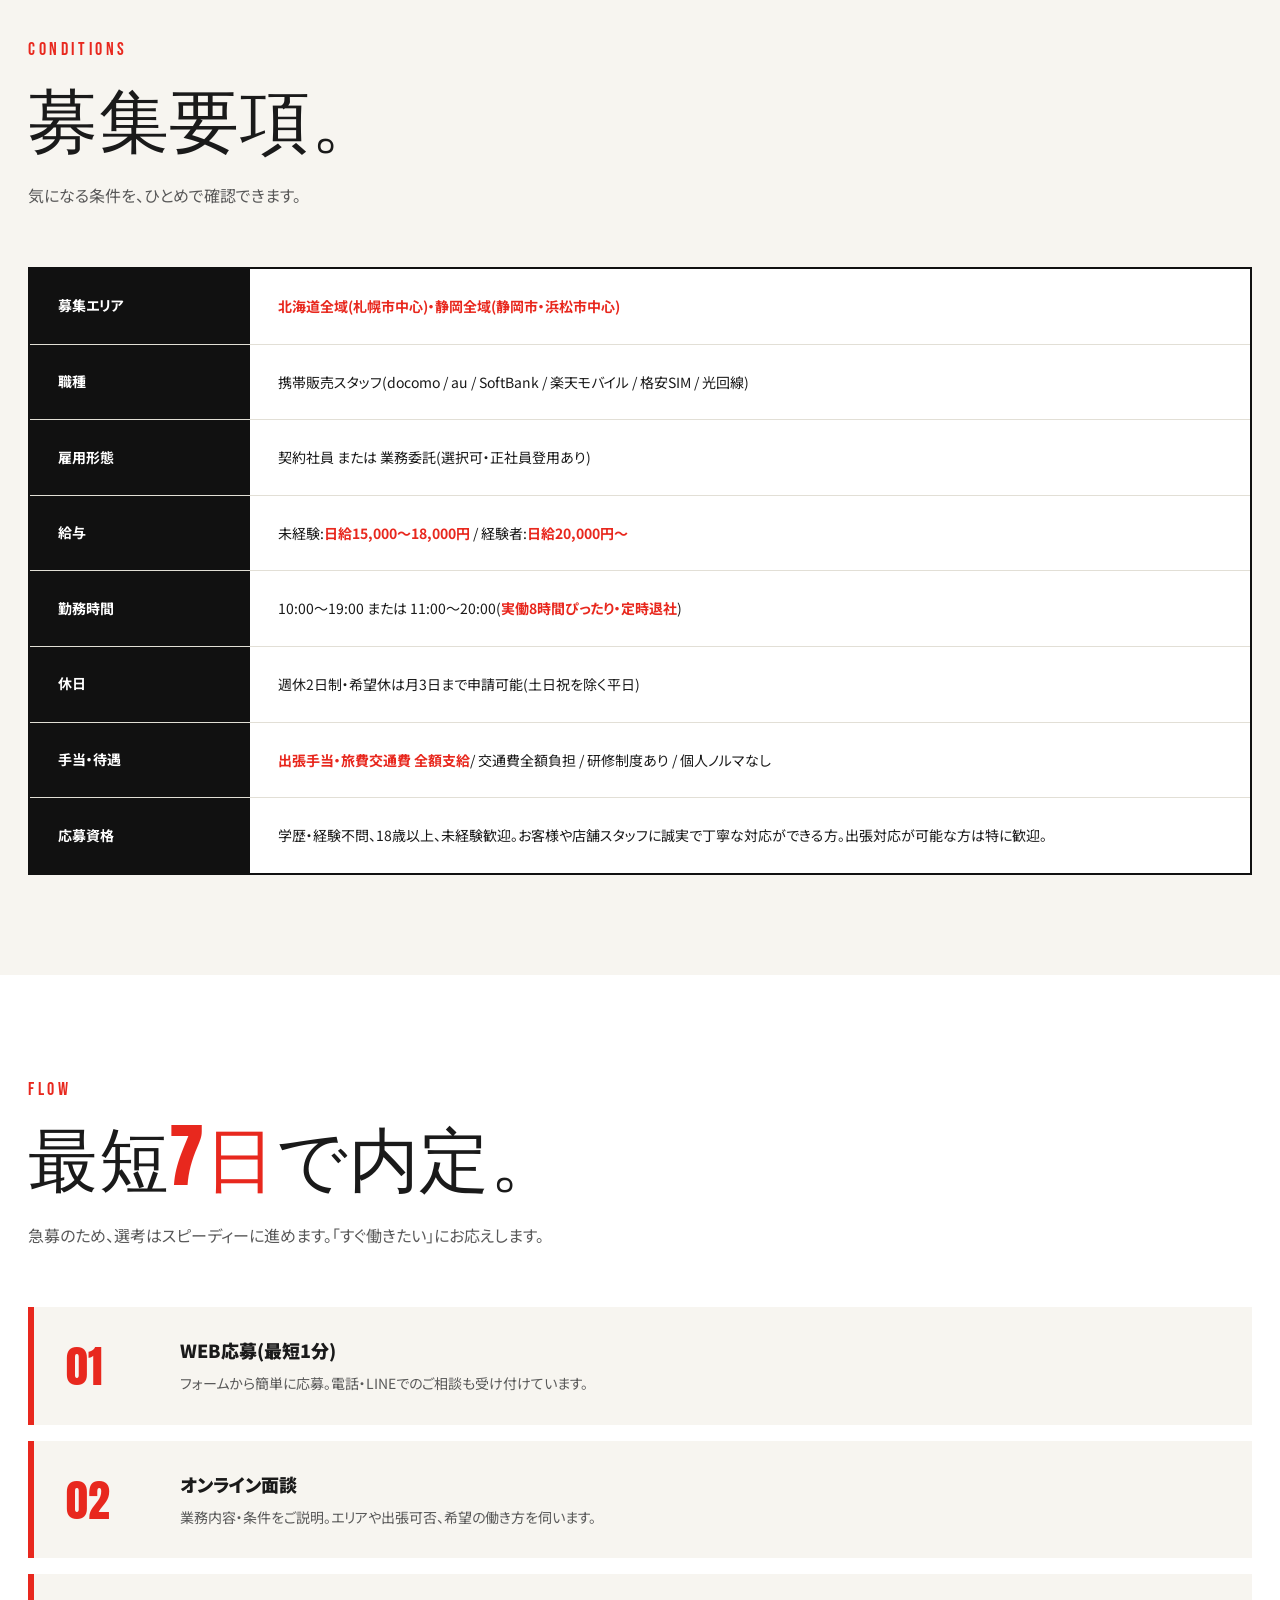
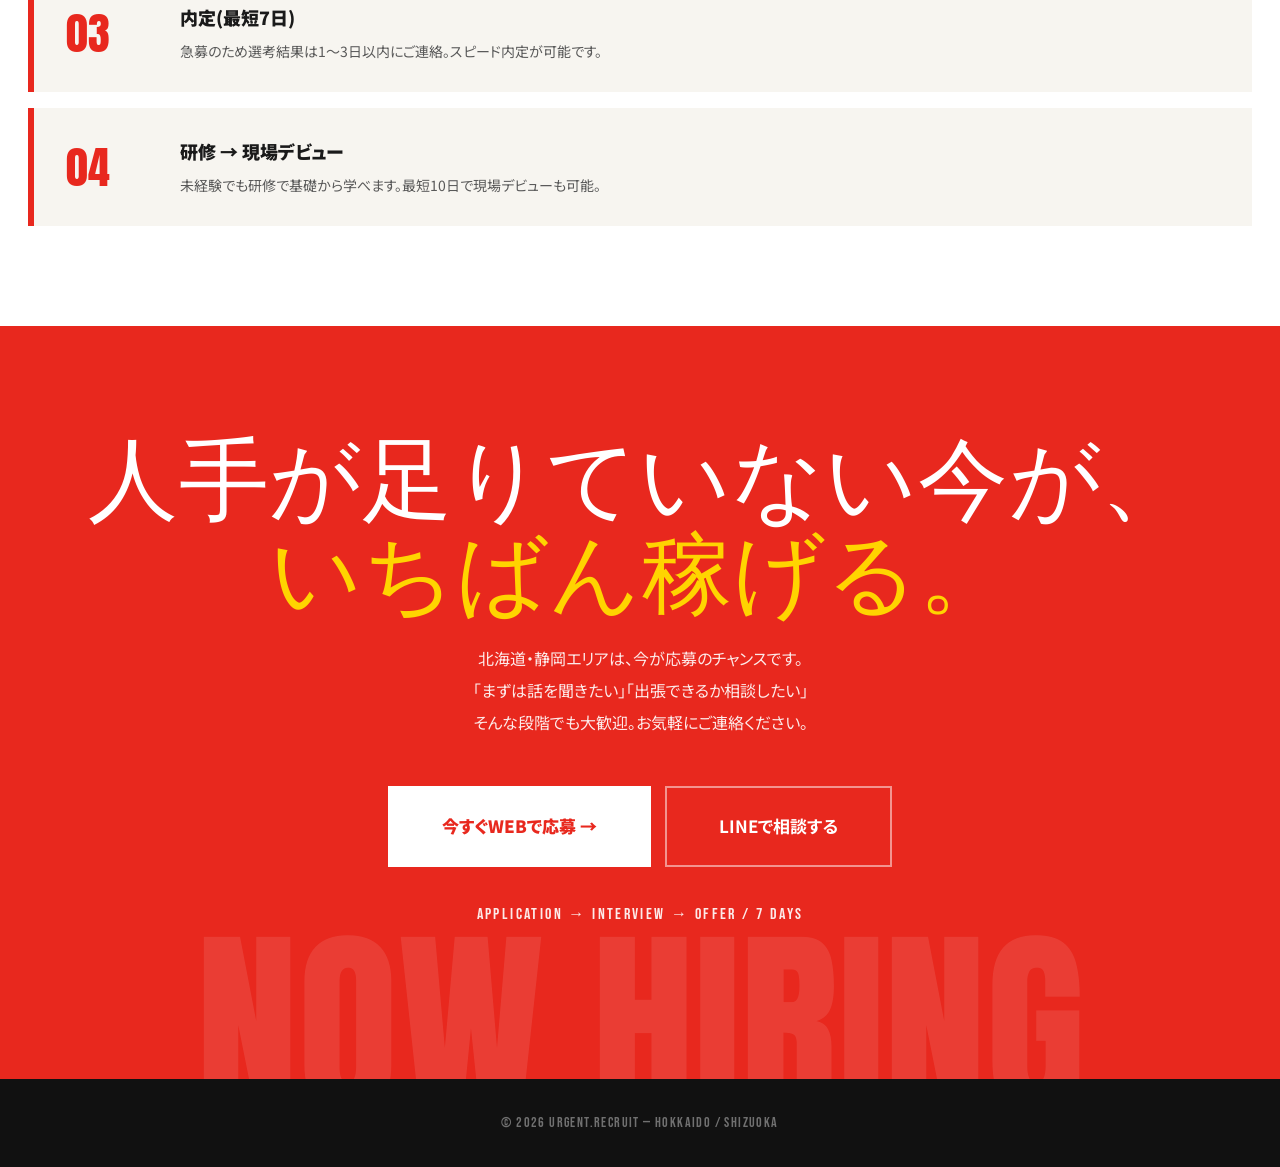
<file: _prototype/recruit-lp-urgent.html>
<!DOCTYPE html>
<html lang="ja">
<head>
<meta charset="UTF-8">
<meta name="viewport" content="width=device-width, initial-scale=1.0">
<title>【急募】北海道・静岡 携帯販売スタッフ｜日給15,000円〜・出張手当あり</title>
<meta name="description" content="北海道全域・静岡全域で携帯販売スタッフを緊急募集。日給15,000〜18,000円(未経験)、経験者20,000円〜。出張手当・旅費交通費支給、実働8時間・直行直帰。未経験OK。">
<link rel="preconnect" href="https://fonts.googleapis.com">
<link rel="preconnect" href="https://fonts.gstatic.com" crossorigin>
<link href="https://fonts.googleapis.com/css2?family=Anton&family=Noto+Sans+JP:wght@400;500;700;900&family=Bebas+Neue&display=swap" rel="stylesheet">
<style>
:root {
  --red: #E8281E;
  --red-deep: #B81810;
  --black: #111111;
  --white: #FFFFFF;
  --bg: #F7F5F0;
  --ink: #1A1A1A;
  --ink-soft: #595959;
  --yellow: #FFD400;
  --line: #E2DFD6;
}

* { margin: 0; padding: 0; box-sizing: border-box; }

html { scroll-behavior: smooth; overflow-x: hidden; width: 100%; }

body {
  font-family: 'Noto Sans JP', sans-serif;
  color: var(--ink);
  background: var(--bg);
  line-height: 1.7;
  overflow-x: hidden;
  -webkit-font-smoothing: antialiased;
  width: 100%;
  position: relative;
  font-feature-settings: "palt";
}

section { overflow-x: clip; }

/* ===== URGENT BAR ===== */
.urgent-bar {
  background: var(--red);
  color: var(--white);
  text-align: center;
  padding: 10px 16px;
  font-weight: 700;
  font-size: 13px;
  letter-spacing: 0.05em;
  position: fixed;
  top: 0; left: 0; right: 0;
  z-index: 110;
  overflow: hidden;
  white-space: nowrap;
}
.urgent-track {
  display: inline-block;
  animation: marquee 18s linear infinite;
}
.urgent-track span { margin: 0 32px; }
@keyframes marquee {
  from { transform: translateX(0); }
  to { transform: translateX(-50%); }
}

/* ===== HEADER ===== */
.header {
  position: fixed;
  top: 38px; left: 0; right: 0;
  z-index: 100;
  background: rgba(247, 245, 240, 0.95);
  backdrop-filter: blur(16px);
  -webkit-backdrop-filter: blur(16px);
  border-bottom: 2px solid var(--black);
}
.header-inner {
  max-width: 1280px;
  margin: 0 auto;
  padding: 14px 28px;
  display: flex;
  justify-content: space-between;
  align-items: center;
}
.logo {
  font-family: 'Anton', sans-serif;
  font-size: 22px;
  color: var(--black);
  letter-spacing: 0.02em;
}
.logo .red { color: var(--red); }
.cta-header {
  padding: 12px 26px;
  background: var(--red);
  color: var(--white);
  text-decoration: none;
  font-weight: 700;
  font-size: 13px;
  letter-spacing: 0.05em;
  transition: all 0.2s;
}
.cta-header:hover { background: var(--red-deep); }

/* ===== HERO ===== */
.hero {
  padding: 150px 28px 80px;
  position: relative;
  overflow: hidden;
  background: var(--black);
  color: var(--white);
  width: 100%;
  max-width: 100vw;
}
.hero::before {
  content: '';
  position: absolute;
  inset: 0;
  background-image: repeating-linear-gradient(
    -45deg,
    transparent,
    transparent 30px,
    rgba(232, 40, 30, 0.06) 30px,
    rgba(232, 40, 30, 0.06) 60px
  );
  pointer-events: none;
}
.hero-inner {
  max-width: 1280px;
  margin: 0 auto;
  position: relative;
  z-index: 2;
}
.hero-badge {
  display: inline-flex;
  align-items: center;
  gap: 10px;
  background: var(--red);
  color: var(--white);
  font-family: 'Anton', sans-serif;
  font-size: 16px;
  letter-spacing: 0.1em;
  padding: 10px 24px;
  margin-bottom: 28px;
  animation: blink 1.5s ease-in-out infinite;
}
@keyframes blink {
  0%, 100% { opacity: 1; }
  50% { opacity: 0.65; }
}
.hero h1 {
  font-family: 'Anton', sans-serif;
  font-size: clamp(48px, 10vw, 150px);
  line-height: 0.95;
  letter-spacing: 0.01em;
  margin-bottom: 32px;
  font-weight: 400;
}
.hero h1 .red {
  color: var(--red);
  -webkit-text-stroke: 0;
}
.hero h1 .yellow { color: var(--yellow); }
.hero h1 .outline {
  -webkit-text-stroke: 2px var(--white);
  color: transparent;
}
.hero-area {
  display: flex;
  gap: 16px;
  flex-wrap: wrap;
  margin-bottom: 40px;
}
.area-chip {
  font-family: 'Anton', sans-serif;
  font-size: clamp(20px, 3vw, 32px);
  letter-spacing: 0.05em;
  padding: 8px 28px;
  border: 2px solid var(--white);
  display: inline-flex;
  align-items: center;
  gap: 12px;
}
.area-chip .pin { color: var(--red); }
.hero-desc {
  font-size: clamp(15px, 1.4vw, 18px);
  line-height: 2;
  color: rgba(255, 255, 255, 0.8);
  max-width: 600px;
  margin-bottom: 48px;
}
.hero-desc strong { color: var(--yellow); }
.hero-cta-row {
  display: flex;
  gap: 14px;
  flex-wrap: wrap;
}
.btn-primary {
  padding: 24px 48px;
  background: var(--red);
  color: var(--white);
  text-decoration: none;
  font-weight: 700;
  font-size: 17px;
  transition: all 0.2s;
  display: inline-flex;
  align-items: center;
  gap: 12px;
  border: 2px solid var(--red);
}
.btn-primary:hover { background: transparent; }
.btn-secondary {
  padding: 24px 48px;
  background: transparent;
  color: var(--white);
  text-decoration: none;
  font-weight: 700;
  font-size: 17px;
  border: 2px solid rgba(255, 255, 255, 0.4);
  transition: all 0.2s;
  display: inline-flex;
  align-items: center;
  gap: 12px;
}
.btn-secondary:hover { border-color: var(--white); background: rgba(255,255,255,0.06); }

/* ===== PAY BANNER ===== */
.pay-banner {
  background: var(--yellow);
  padding: 0;
  overflow: hidden;
  border-top: 4px solid var(--black);
  border-bottom: 4px solid var(--black);
}
.pay-marquee {
  display: flex;
  white-space: nowrap;
  animation: payslide 20s linear infinite;
}
.pay-marquee span {
  font-family: 'Anton', sans-serif;
  font-size: clamp(32px, 5vw, 64px);
  letter-spacing: 0.02em;
  color: var(--black);
  padding: 16px 0;
  margin: 0 40px;
  display: inline-flex;
  align-items: center;
  gap: 16px;
}
.pay-marquee span::after {
  content: '★';
  color: var(--red);
}
@keyframes payslide {
  from { transform: translateX(0); }
  to { transform: translateX(-50%); }
}

/* ===== SECTION COMMON ===== */
section { padding: 100px 28px; position: relative; }
.section-inner { max-width: 1280px; margin: 0 auto; }
.section-label {
  font-family: 'Bebas Neue', sans-serif;
  font-size: 18px;
  letter-spacing: 0.2em;
  color: var(--red);
  margin-bottom: 12px;
  display: block;
}
.section-title {
  font-family: 'Anton', sans-serif;
  font-size: clamp(32px, 5.5vw, 72px);
  line-height: 1.1;
  color: var(--ink);
  margin-bottom: 24px;
  font-weight: 400;
  letter-spacing: 0.01em;
}
.section-title .red { color: var(--red); }
.section-sub {
  font-size: 16px;
  color: var(--ink-soft);
  margin-bottom: 56px;
  max-width: 700px;
  line-height: 2;
}

/* ===== WHY URGENT ===== */
.why { background: var(--white); }
.why-grid {
  display: grid;
  grid-template-columns: repeat(2, 1fr);
  gap: 20px;
  margin-top: 48px;
}
.why-card {
  background: var(--bg);
  border: 2px solid var(--black);
  padding: 40px 36px;
  position: relative;
  transition: all 0.2s;
}
.why-card:hover { background: var(--black); color: var(--white); transform: translate(-4px, -4px); box-shadow: 8px 8px 0 var(--red); }
.why-card:hover .why-num { color: var(--yellow); }
.why-card:hover .why-card-desc { color: rgba(255,255,255,0.8); }
.why-num {
  font-family: 'Anton', sans-serif;
  font-size: 40px;
  color: var(--red);
  line-height: 1;
  margin-bottom: 16px;
}
.why-card h3 {
  font-size: 24px;
  font-weight: 900;
  margin-bottom: 14px;
  line-height: 1.4;
}
.why-card-desc {
  font-size: 14px;
  color: var(--ink-soft);
  line-height: 1.9;
}

/* ===== PAY DETAIL ===== */
.paydetail { background: var(--black); color: var(--white); }
.paydetail .section-title { color: var(--white); }
.paydetail .section-sub { color: rgba(255,255,255,0.6); }
.pay-cards {
  display: grid;
  grid-template-columns: repeat(2, 1fr);
  gap: 20px;
  margin-top: 48px;
}
.pay-card {
  border: 2px solid rgba(255,255,255,0.2);
  padding: 48px 40px;
  text-align: center;
  transition: all 0.2s;
}
.pay-card:hover { border-color: var(--yellow); }
.pay-card.exp { background: var(--red); border-color: var(--red); }
.pay-card-label {
  font-family: 'Bebas Neue', sans-serif;
  font-size: 20px;
  letter-spacing: 0.15em;
  color: var(--yellow);
  margin-bottom: 16px;
}
.pay-card.exp .pay-card-label { color: var(--white); }
.pay-card-amount {
  font-family: 'Anton', sans-serif;
  font-size: clamp(48px, 7vw, 88px);
  line-height: 1;
  margin-bottom: 8px;
}
.pay-card-amount .small { font-size: 0.35em; }
.pay-card-note {
  font-size: 13px;
  color: rgba(255,255,255,0.6);
}
.pay-card.exp .pay-card-note { color: rgba(255,255,255,0.85); }
.pay-extra {
  margin-top: 20px;
  background: rgba(255,212,0,0.1);
  border: 1px solid var(--yellow);
  padding: 28px 32px;
  display: flex;
  align-items: center;
  gap: 20px;
  flex-wrap: wrap;
}
.pay-extra-icon {
  font-family: 'Anton', sans-serif;
  font-size: 32px;
  color: var(--yellow);
}
.pay-extra-text {
  font-size: 15px;
  line-height: 1.8;
  flex: 1;
  min-width: 240px;
}
.pay-extra-text strong { color: var(--yellow); }

/* ===== CONDITIONS ===== */
.cond { background: var(--bg); }
.cond-table {
  margin-top: 48px;
  border: 2px solid var(--black);
  background: var(--white);
}
.cond-row {
  display: grid;
  grid-template-columns: 220px 1fr;
  border-bottom: 1px solid var(--line);
}
.cond-row:last-child { border-bottom: none; }
.cond-key {
  padding: 24px 28px;
  background: var(--black);
  color: var(--white);
  font-weight: 700;
  font-size: 14px;
  display: flex;
  align-items: center;
}
.cond-val {
  padding: 24px 28px;
  font-size: 14px;
  color: var(--ink);
  line-height: 1.9;
}
.cond-val .hl { color: var(--red); font-weight: 700; }

/* ===== STEP ===== */
.step { background: var(--white); }
.step-list { margin-top: 48px; display: flex; flex-direction: column; gap: 16px; }
.step-item {
  display: grid;
  grid-template-columns: 90px 1fr;
  gap: 24px;
  align-items: center;
  padding: 28px 32px;
  background: var(--bg);
  border-left: 6px solid var(--red);
}
.step-num {
  font-family: 'Anton', sans-serif;
  font-size: 44px;
  color: var(--red);
  line-height: 1;
}
.step-content h4 { font-size: 18px; font-weight: 900; margin-bottom: 6px; }
.step-content p { font-size: 14px; color: var(--ink-soft); line-height: 1.8; }

/* ===== APPLY ===== */
.apply {
  background: var(--red);
  color: var(--white);
  text-align: center;
  position: relative;
  overflow: hidden;
}
.apply::before {
  content: 'NOW HIRING';
  position: absolute;
  bottom: -30px;
  left: 50%;
  transform: translateX(-50%);
  font-family: 'Anton', sans-serif;
  font-size: clamp(80px, 16vw, 220px);
  color: rgba(255,255,255,0.1);
  white-space: nowrap;
  line-height: 0.8;
}
.apply-inner { position: relative; z-index: 2; }
.apply h2 {
  font-family: 'Anton', sans-serif;
  font-size: clamp(40px, 7vw, 96px);
  line-height: 1.05;
  margin-bottom: 28px;
  font-weight: 400;
  letter-spacing: 0.01em;
}
.apply h2 .yellow { color: var(--yellow); }
.apply p {
  font-size: 16px;
  margin-bottom: 48px;
  max-width: 600px;
  margin-left: auto;
  margin-right: auto;
  line-height: 2;
  color: rgba(255,255,255,0.9);
}
.apply-btns { display: flex; gap: 14px; justify-content: center; flex-wrap: wrap; margin-bottom: 32px; }
.btn-apply-main {
  padding: 24px 52px;
  background: var(--white);
  color: var(--red);
  text-decoration: none;
  font-weight: 900;
  font-size: 17px;
  transition: all 0.2s;
  display: inline-flex;
  align-items: center;
  gap: 12px;
  border: 2px solid var(--white);
}
.btn-apply-main:hover { background: var(--black); color: var(--white); border-color: var(--black); }
.btn-apply-sub {
  padding: 24px 52px;
  background: transparent;
  color: var(--white);
  text-decoration: none;
  font-weight: 700;
  font-size: 17px;
  border: 2px solid rgba(255,255,255,0.5);
  transition: all 0.2s;
  display: inline-flex;
  align-items: center;
  gap: 12px;
}
.btn-apply-sub:hover { border-color: var(--white); background: rgba(255,255,255,0.1); }
.apply-note {
  font-family: 'Bebas Neue', sans-serif;
  font-size: 15px;
  letter-spacing: 0.15em;
  color: rgba(255,255,255,0.8);
}

footer {
  background: var(--black);
  color: rgba(255,255,255,0.4);
  padding: 32px;
  text-align: center;
  font-family: 'Bebas Neue', sans-serif;
  font-size: 14px;
  letter-spacing: 0.1em;
}

/* ===== RESPONSIVE ===== */
@media (max-width: 900px) {
  .header { top: 36px; }
  .header-inner { padding: 12px 18px; }
  .hero { padding: 150px 18px 60px; }
  section { padding: 64px 18px; }
  .why-grid { grid-template-columns: 1fr; }
  .pay-cards { grid-template-columns: 1fr; }
  .cond-row { grid-template-columns: 1fr; }
  .cond-key { padding: 14px 20px; }
  .cond-val { padding: 16px 20px; }
  .step-item { grid-template-columns: 60px 1fr; gap: 16px; padding: 22px 20px; }
  .step-num { font-size: 34px; }
  .apply-btns { flex-direction: column; align-items: stretch; padding: 0 16px; }
  .btn-apply-main, .btn-apply-sub, .btn-primary, .btn-secondary { justify-content: center; padding: 20px 32px; font-size: 15px; }
  .hero-cta-row { flex-direction: column; }
  .area-chip { font-size: 22px; padding: 8px 20px; }
  .urgent-bar { font-size: 11px; }
}
</style>
</head>
<body>

<!-- URGENT BAR -->
<div class="urgent-bar">
  <div class="urgent-track">
    <span>🔥 北海道全域・静岡全域 緊急募集中</span>
    <span>★ 出張手当・旅費交通費 全額支給</span>
    <span>★ 未経験 日給15,000円〜</span>
    <span>🔥 北海道全域・静岡全域 緊急募集中</span>
    <span>★ 出張手当・旅費交通費 全額支給</span>
    <span>★ 未経験 日給15,000円〜</span>
  </div>
</div>

<!-- HEADER -->
<header class="header">
  <div class="header-inner">
    <div class="logo">URGENT<span class="red">.</span>RECRUIT</div>
    <a href="#apply" class="cta-header">今すぐ応募 →</a>
  </div>
</header>

<!-- HERO -->
<section class="hero">
  <div class="hero-inner">
    <div class="hero-badge">● 急募 / URGENT HIRING</div>
    <h1>
      <span class="outline">今、</span><span class="red">人手が</span><br>
      足りていない。<br>
      <span class="yellow">だから、稼げる。</span>
    </h1>
    <div class="hero-area">
      <span class="area-chip"><span class="pin">●</span>北海道 全域</span>
      <span class="area-chip"><span class="pin">●</span>静岡 全域</span>
    </div>
    <p class="hero-desc">
      大手キャリア(docomo・au・SoftBank・楽天モバイル)の<br>
      携帯販売スタッフを、北海道・静岡エリアで緊急募集しています。<br>
      <strong>未経験でも日給15,000円〜、経験者は20,000円〜。</strong><br>
      出張対応できる方には、旅費交通費+県外出張手当もお支払いします。
    </p>
    <div class="hero-cta-row">
      <a href="#apply" class="btn-primary">今すぐ応募する →</a>
      <a href="#pay" class="btn-secondary">給与の詳細を見る</a>
    </div>
  </div>
</section>

<!-- PAY BANNER -->
<div class="pay-banner">
  <div class="pay-marquee">
    <span>未経験 ¥15,000〜18,000/日</span>
    <span>経験者 ¥20,000/日</span>
    <span>出張手当あり</span>
    <span>未経験 ¥15,000〜18,000/日</span>
    <span>経験者 ¥20,000/日</span>
    <span>出張手当あり</span>
  </div>
</div>

<!-- WHY URGENT -->
<section class="why">
  <div class="section-inner">
    <span class="section-label">WHY NOW</span>
    <h2 class="section-title">急募だから、<br><span class="red">条件がいい。</span></h2>
    <p class="section-sub">人手が足りていない今だからこそ、好条件で迎え入れます。北海道・静岡エリアで、すぐに働きたい方を募集中です。</p>
    <div class="why-grid">
      <div class="why-card">
        <div class="why-num">01</div>
        <h3>高水準の日給スタート</h3>
        <p class="why-card-desc">未経験でも日給15,000〜18,000円。経験者は20,000円〜。急募エリアならではの好条件で、初日からしっかり稼げます。</p>
      </div>
      <div class="why-card">
        <div class="why-num">02</div>
        <h3>出張手当・旅費を全額支給</h3>
        <p class="why-card-desc">県外からの出張対応が可能な方には、旅費交通費を全額支給。さらに県外出張手当も別途お支払いします。稼ぎたい方に最適です。</p>
      </div>
      <div class="why-card">
        <div class="why-num">03</div>
        <h3>実働8時間・残業ほぼなし</h3>
        <p class="why-card-desc">稼働は実働8時間ぴったり。だらだら残業はありません。希望休は月3日まで申請可能(土日祝を除く平日)。</p>
      </div>
      <div class="why-card">
        <div class="why-num">04</div>
        <h3>スピード採用</h3>
        <p class="why-card-desc">急募のため選考もスピーディー。応募から最短7日で内定、最短10日で現場デビューも可能です。すぐ働きたい方歓迎。</p>
      </div>
    </div>
  </div>
</section>

<!-- PAY DETAIL -->
<section class="paydetail" id="pay">
  <div class="section-inner">
    <span class="section-label">SALARY</span>
    <h2 class="section-title">給与の<span class="red">詳細</span>。</h2>
    <p class="section-sub">急募エリアの給与体系です。未経験でも高水準、経験者はさらに優遇します。</p>
    <div class="pay-cards">
      <div class="pay-card">
        <div class="pay-card-label">未経験 / NO EXP.</div>
        <div class="pay-card-amount">15,000<span class="small">〜18,000円</span></div>
        <div class="pay-card-note">日給/日額・1日実働8時間<br>月収例:315,000円〜(月21日稼働)</div>
      </div>
      <div class="pay-card exp">
        <div class="pay-card-label">経験者 / EXPERIENCED</div>
        <div class="pay-card-amount">20,000<span class="small">円〜</span></div>
        <div class="pay-card-note">日給/日額・1日実働8時間<br>月収例:420,000円〜(月21日稼働)</div>
      </div>
    </div>
    <div class="pay-extra">
      <div class="pay-extra-icon">+α</div>
      <div class="pay-extra-text">
        <strong>出張対応が可能な方は、さらに優遇。</strong><br>
        旅費交通費は全額支給。県外出張手当も別途お支払いします。北海道・静岡の各エリアへの出張で、収入アップのチャンスがあります。
      </div>
    </div>
  </div>
</section>

<!-- CONDITIONS -->
<section class="cond">
  <div class="section-inner">
    <span class="section-label">CONDITIONS</span>
    <h2 class="section-title">募集要項。</h2>
    <p class="section-sub">気になる条件を、ひとめで確認できます。</p>
    <div class="cond-table">
      <div class="cond-row">
        <div class="cond-key">募集エリア</div>
        <div class="cond-val"><span class="hl">北海道全域(札幌市中心)・静岡全域(静岡市・浜松市中心)</span></div>
      </div>
      <div class="cond-row">
        <div class="cond-key">職種</div>
        <div class="cond-val">携帯販売スタッフ(docomo / au / SoftBank / 楽天モバイル / 格安SIM / 光回線)</div>
      </div>
      <div class="cond-row">
        <div class="cond-key">雇用形態</div>
        <div class="cond-val">契約社員 または 業務委託(選択可・正社員登用あり)</div>
      </div>
      <div class="cond-row">
        <div class="cond-key">給与</div>
        <div class="cond-val">未経験:<span class="hl">日給15,000〜18,000円</span> / 経験者:<span class="hl">日給20,000円〜</span></div>
      </div>
      <div class="cond-row">
        <div class="cond-key">勤務時間</div>
        <div class="cond-val">10:00〜19:00 または 11:00〜20:00(<span class="hl">実働8時間ぴったり・定時退社</span>)</div>
      </div>
      <div class="cond-row">
        <div class="cond-key">休日</div>
        <div class="cond-val">週休2日制・希望休は月3日まで申請可能(土日祝を除く平日)</div>
      </div>
      <div class="cond-row">
        <div class="cond-key">手当・待遇</div>
        <div class="cond-val"><span class="hl">出張手当・旅費交通費 全額支給</span>/ 交通費全額負担 / 研修制度あり / 個人ノルマなし</div>
      </div>
      <div class="cond-row">
        <div class="cond-key">応募資格</div>
        <div class="cond-val">学歴・経験不問、18歳以上、未経験歓迎。お客様や店舗スタッフに誠実で丁寧な対応ができる方。出張対応が可能な方は特に歓迎。</div>
      </div>
    </div>
  </div>
</section>

<!-- STEP -->
<section class="step">
  <div class="section-inner">
    <span class="section-label">FLOW</span>
    <h2 class="section-title">最短<span class="red">7日</span>で内定。</h2>
    <p class="section-sub">急募のため、選考はスピーディーに進めます。「すぐ働きたい」にお応えします。</p>
    <div class="step-list">
      <div class="step-item">
        <div class="step-num">01</div>
        <div class="step-content">
          <h4>WEB応募(最短1分)</h4>
          <p>フォームから簡単に応募。電話・LINEでのご相談も受け付けています。</p>
        </div>
      </div>
      <div class="step-item">
        <div class="step-num">02</div>
        <div class="step-content">
          <h4>オンライン面談</h4>
          <p>業務内容・条件をご説明。エリアや出張可否、希望の働き方を伺います。</p>
        </div>
      </div>
      <div class="step-item">
        <div class="step-num">03</div>
        <div class="step-content">
          <h4>内定(最短7日)</h4>
          <p>急募のため選考結果は1〜3日以内にご連絡。スピード内定が可能です。</p>
        </div>
      </div>
      <div class="step-item">
        <div class="step-num">04</div>
        <div class="step-content">
          <h4>研修 → 現場デビュー</h4>
          <p>未経験でも研修で基礎から学べます。最短10日で現場デビューも可能。</p>
        </div>
      </div>
    </div>
  </div>
</section>

<!-- APPLY -->
<section class="apply" id="apply">
  <div class="apply-inner section-inner">
    <h2>
      人手が足りていない今が、<br>
      <span class="yellow">いちばん稼げる。</span>
    </h2>
    <p>
      北海道・静岡エリアは、今が応募のチャンスです。<br>
      「まずは話を聞きたい」「出張できるか相談したい」<br>
      そんな段階でも大歓迎。お気軽にご連絡ください。
    </p>
    <div class="apply-btns">
      <a href="#" class="btn-apply-main">今すぐWEBで応募 →</a>
      <a href="#" class="btn-apply-sub">LINEで相談する</a>
    </div>
    <p class="apply-note">APPLICATION → INTERVIEW → OFFER / 7 DAYS</p>
  </div>
</section>

<footer>
  © 2026 URGENT.RECRUIT — HOKKAIDO / SHIZUOKA
</footer>

</body>
</html>
</file>
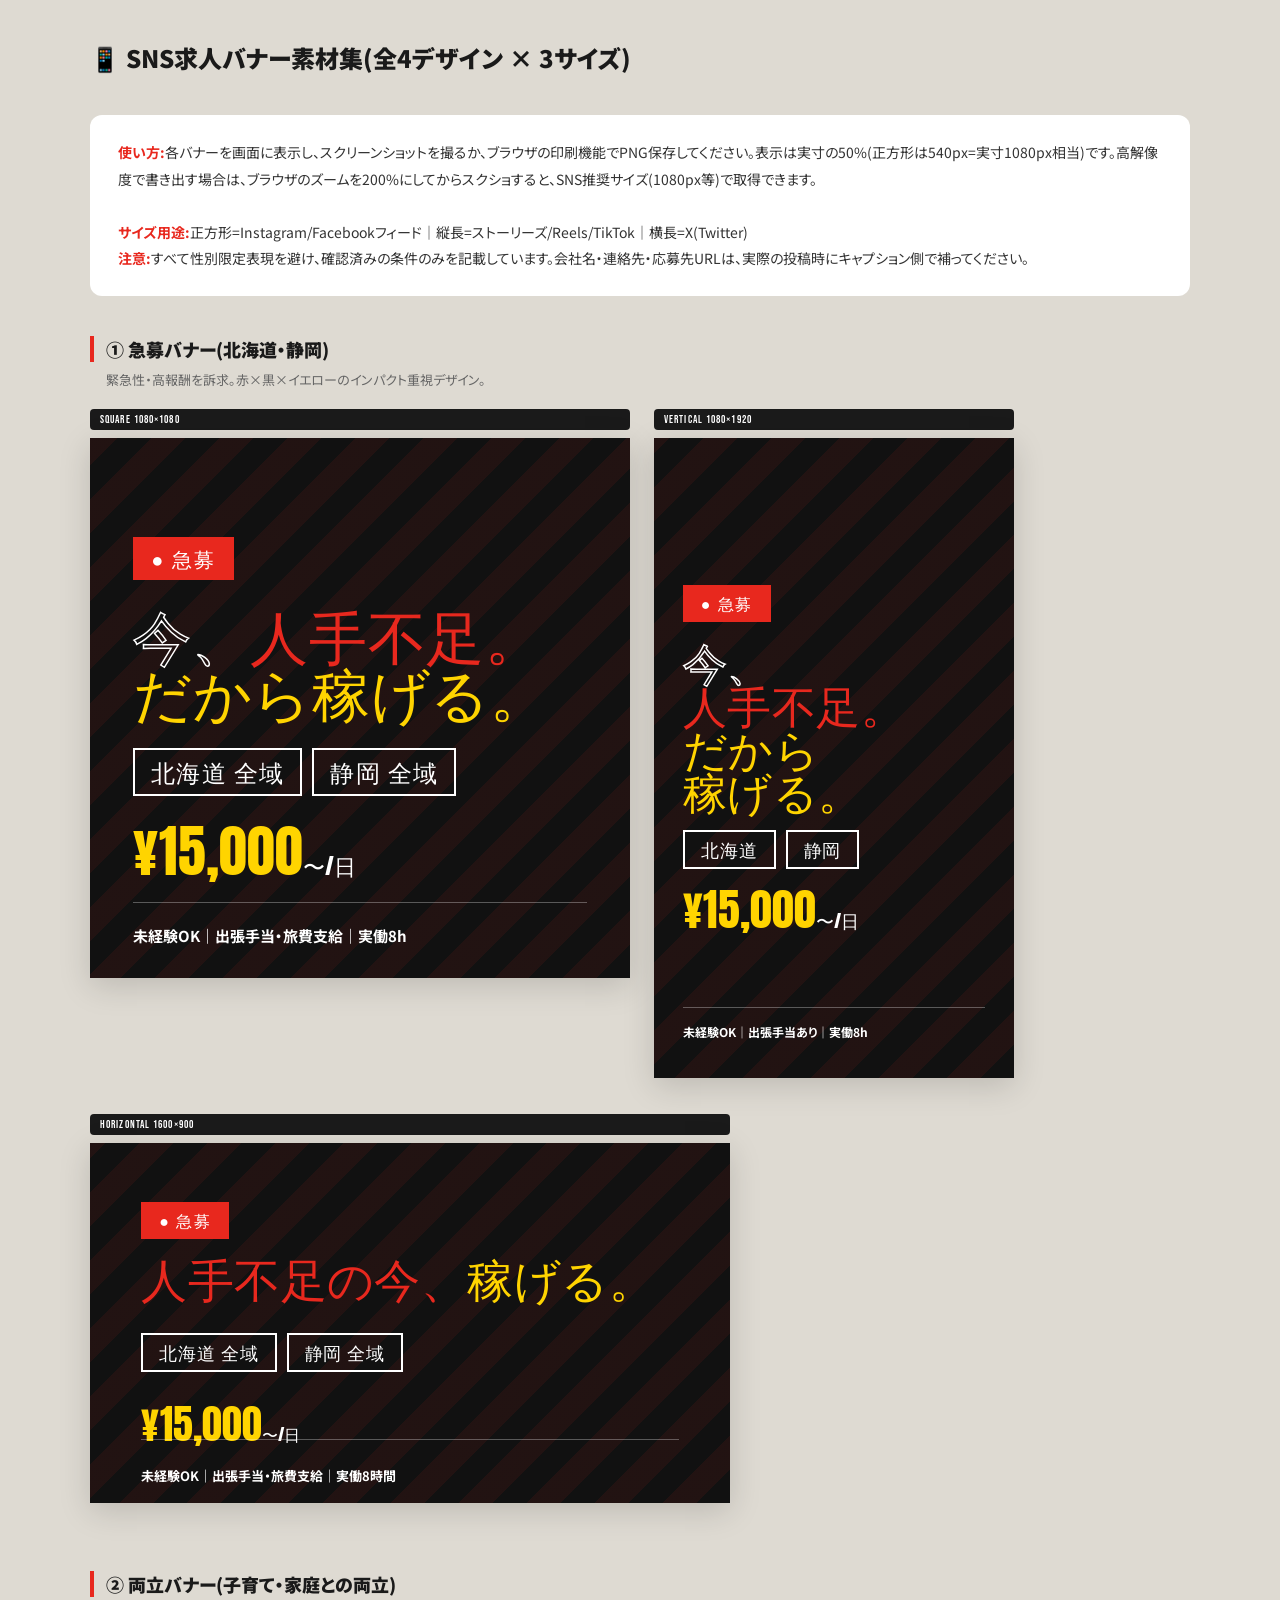
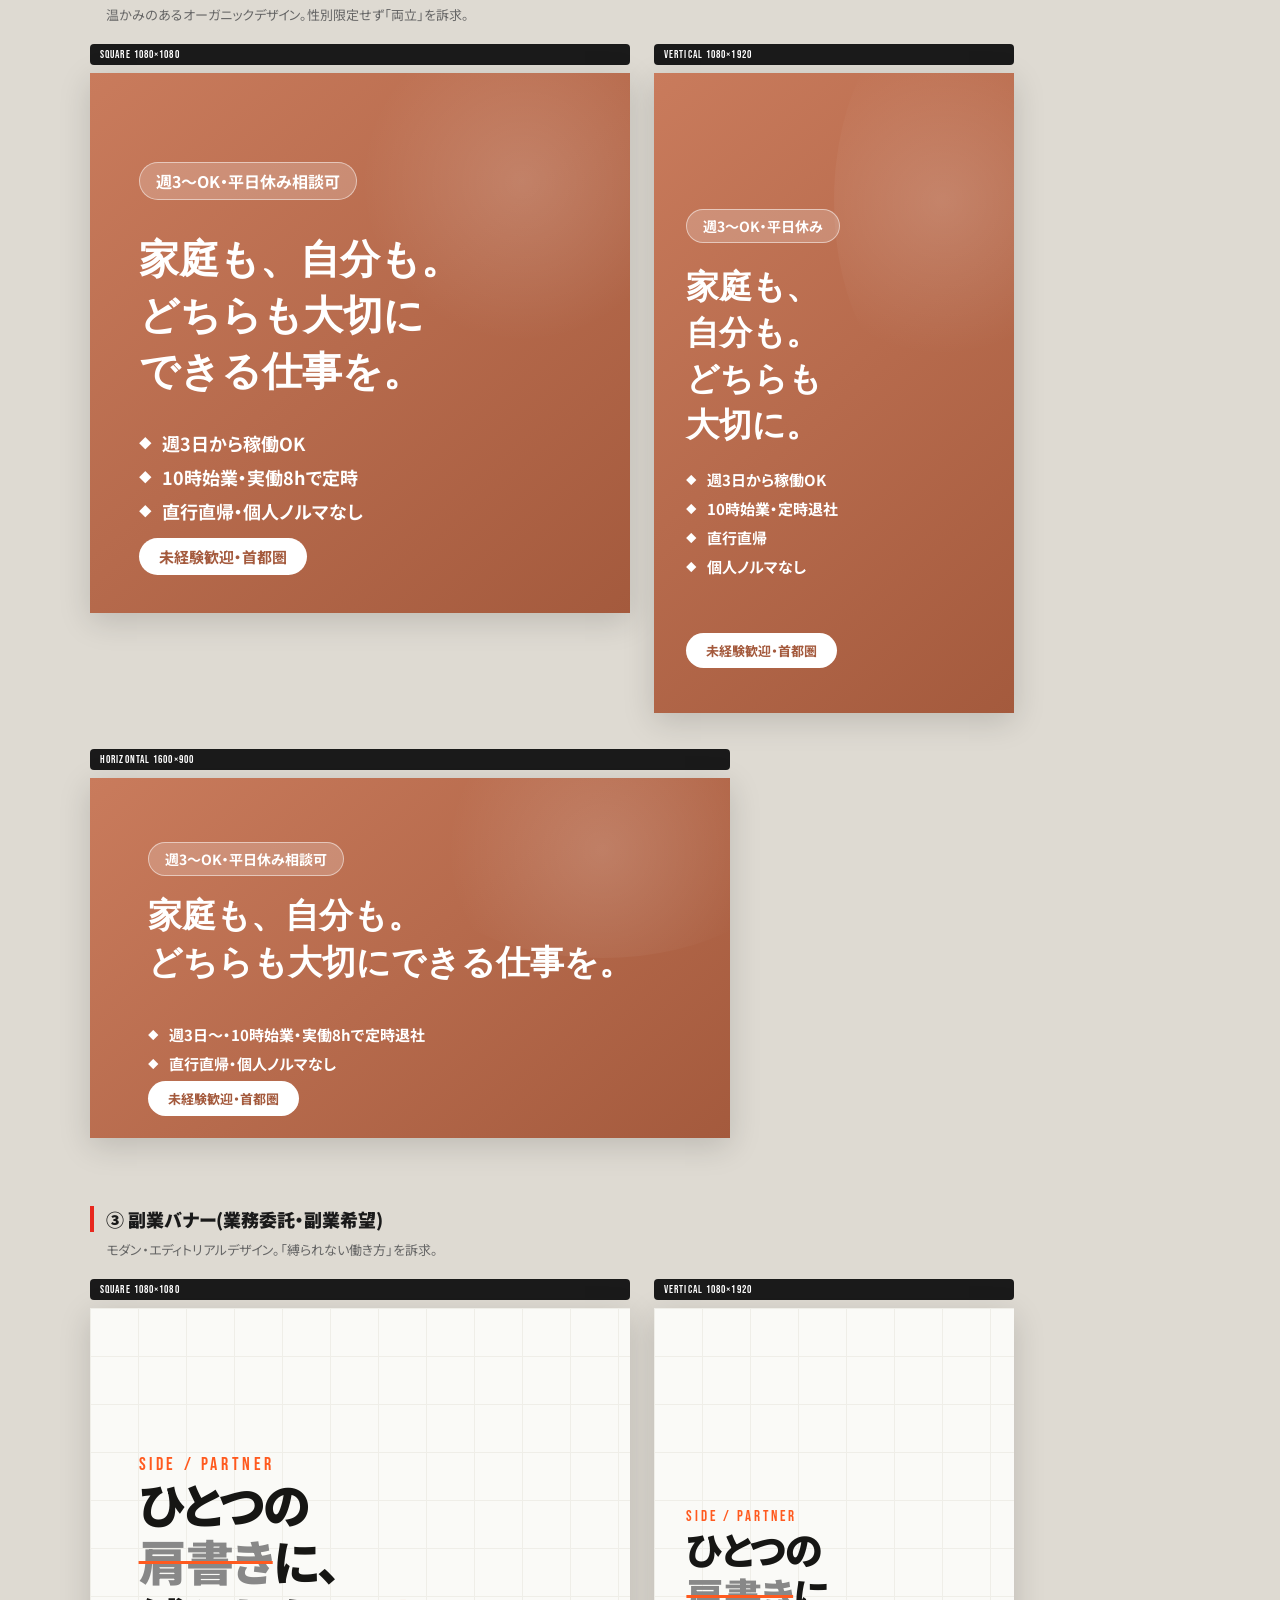
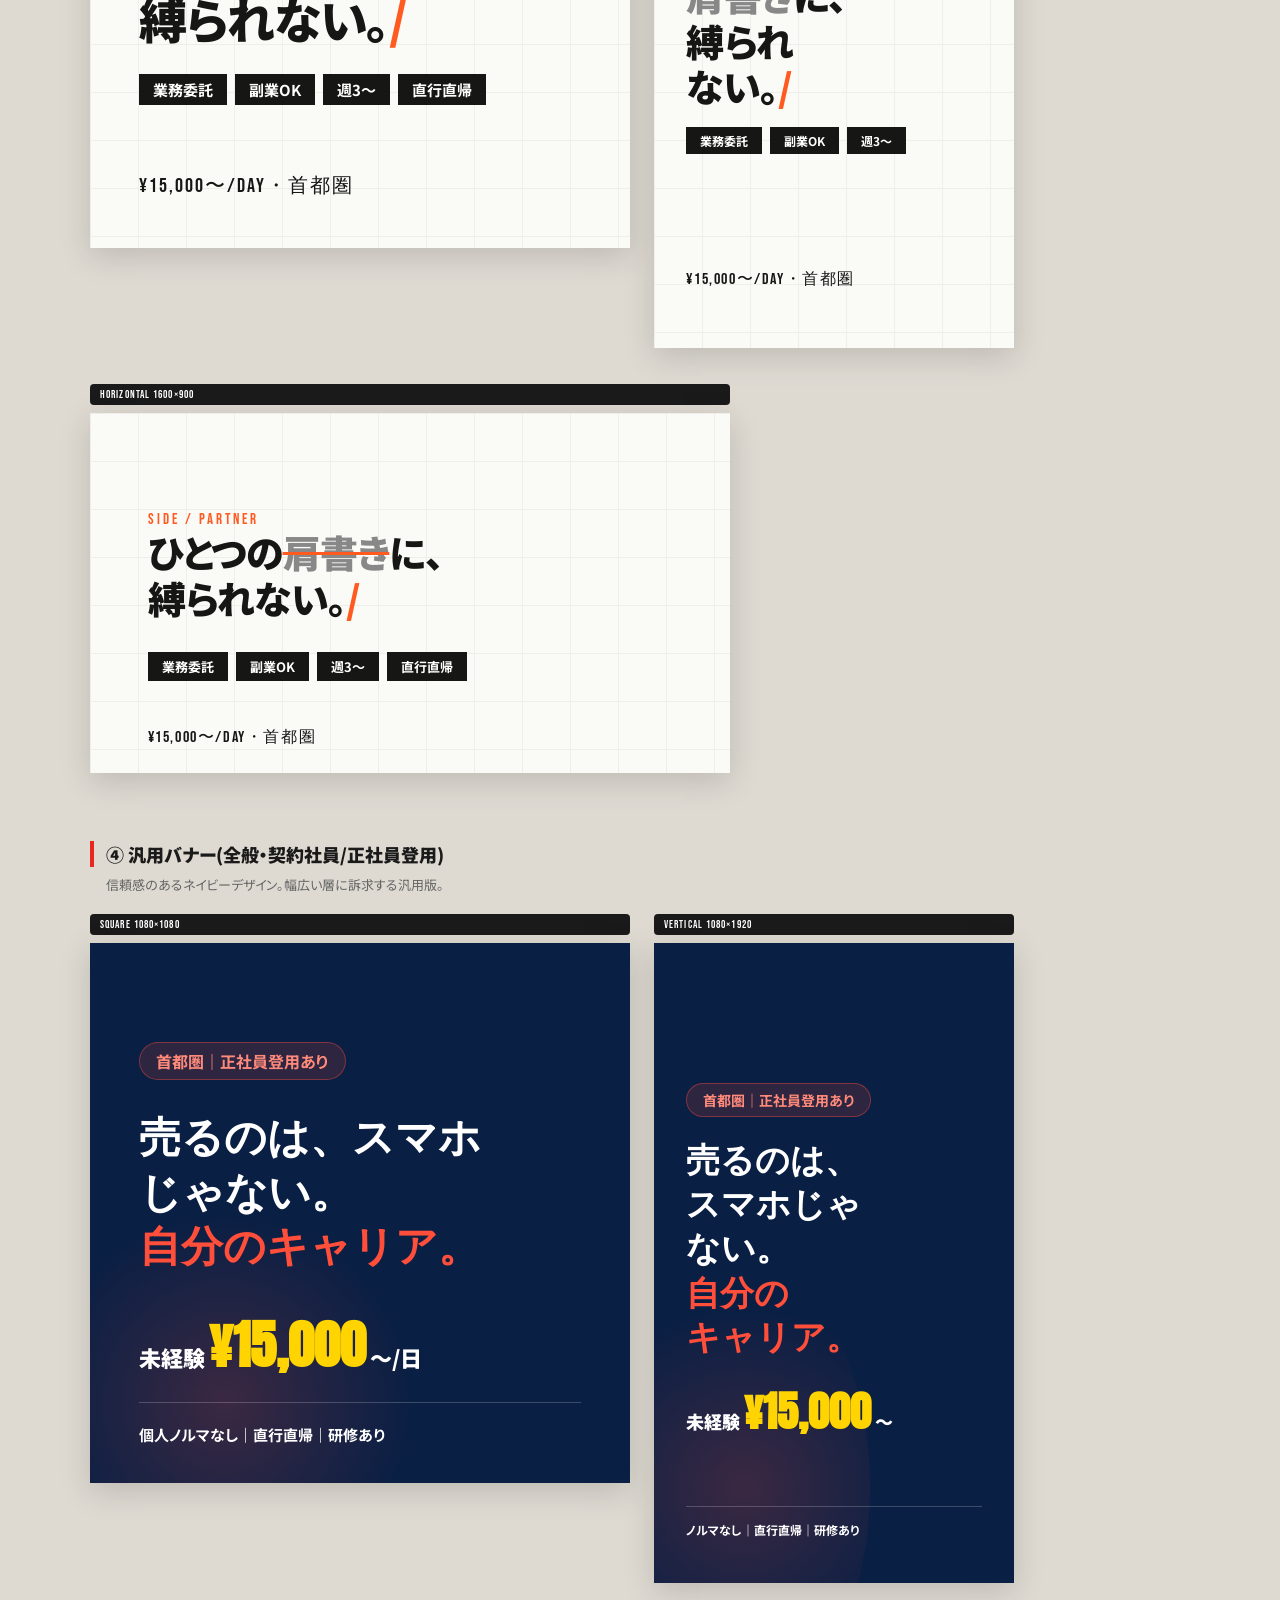
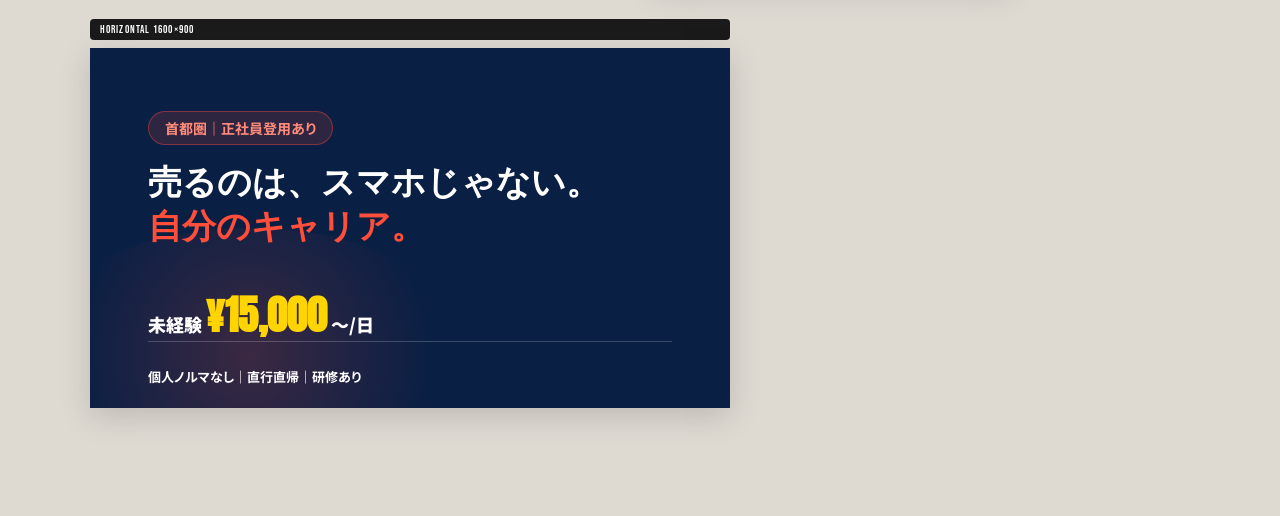
<file: _prototype/sns-banners.html>
<!DOCTYPE html>
<html lang="ja">
<head>
<meta charset="UTF-8">
<meta name="viewport" content="width=device-width, initial-scale=1.0">
<title>SNS求人バナー素材集</title>
<link rel="preconnect" href="https://fonts.googleapis.com">
<link rel="preconnect" href="https://fonts.gstatic.com" crossorigin>
<link href="https://fonts.googleapis.com/css2?family=Anton&family=Noto+Sans+JP:wght@400;500;700;900&family=Bebas+Neue&family=Zen+Maru+Gothic:wght@500;700;900&display=swap" rel="stylesheet">
<style>
* { margin: 0; padding: 0; box-sizing: border-box; }
body {
  font-family: 'Noto Sans JP', sans-serif;
  background: #DEDAD2;
  padding: 40px 20px;
  font-feature-settings: "palt";
}
.page-title {
  max-width: 1100px;
  margin: 0 auto 40px;
  font-weight: 900;
  font-size: 24px;
  color: #1A1A1A;
}
.page-note {
  max-width: 1100px;
  margin: 0 auto 40px;
  background: #fff;
  padding: 24px 28px;
  border-radius: 12px;
  font-size: 14px;
  line-height: 1.9;
  color: #333;
}
.page-note strong { color: #E8281E; }
.banner-section {
  max-width: 1100px;
  margin: 0 auto 56px;
}
.banner-heading {
  font-weight: 900;
  font-size: 18px;
  color: #1A1A1A;
  margin-bottom: 8px;
  padding-left: 12px;
  border-left: 4px solid #E8281E;
}
.banner-sub {
  font-size: 13px;
  color: #666;
  margin-bottom: 20px;
  padding-left: 16px;
}
.banner-wrap {
  display: inline-block;
  box-shadow: 0 8px 30px rgba(0,0,0,0.15);
  margin-bottom: 12px;
}

/* ============ 共通バナースタイル ============ */
.banner {
  position: relative;
  overflow: hidden;
  color: #fff;
}

/* ---- 正方形 1080x1080 (表示は540) ---- */
.sq {
  width: 540px;
  height: 540px;
}
/* ---- 縦長 1080x1920 (表示は360x640) ---- */
.vert {
  width: 360px;
  height: 640px;
}
/* ---- 横長 1600x900 (表示は640x360) ---- */
.horiz {
  width: 640px;
  height: 360px;
}

/* ===== バナーA:急募(赤黒) ===== */
.b-urgent {
  background: #111;
  display: flex;
  flex-direction: column;
  justify-content: center;
}
.b-urgent::before {
  content: '';
  position: absolute;
  inset: 0;
  background-image: repeating-linear-gradient(-45deg, transparent, transparent 24px, rgba(232,40,30,0.08) 24px, rgba(232,40,30,0.08) 48px);
}
.b-urgent-inner { position: relative; z-index: 2; padding: 8%; }
.b-urgent .badge {
  display: inline-block;
  background: #E8281E;
  color: #fff;
  font-family: 'Anton', sans-serif;
  letter-spacing: 0.1em;
  padding: 6px 18px;
  margin-bottom: 6%;
  font-size: 1em;
}
.b-urgent h2 {
  font-family: 'Anton', sans-serif;
  font-weight: 400;
  line-height: 0.98;
  letter-spacing: 0.01em;
  margin-bottom: 6%;
}
.b-urgent .red { color: #E8281E; }
.b-urgent .yellow { color: #FFD400; }
.b-urgent .outline { -webkit-text-stroke: 1.5px #fff; color: transparent; }
.b-urgent .area {
  display: flex;
  gap: 10px;
  flex-wrap: wrap;
  margin-bottom: 6%;
}
.b-urgent .area span {
  font-family: 'Anton', sans-serif;
  border: 2px solid #fff;
  padding: 4px 16px;
  letter-spacing: 0.05em;
}
.b-urgent .pay {
  font-family: 'Anton', sans-serif;
  color: #FFD400;
  line-height: 1;
}
.b-urgent .pay .small { font-size: 0.4em; color: #fff; }
.b-urgent .foot {
  position: absolute;
  bottom: 6%;
  left: 8%;
  right: 8%;
  font-weight: 700;
  border-top: 1px solid rgba(255,255,255,0.3);
  padding-top: 4%;
  z-index: 2;
}

/* サイズ別フォント:急募 正方形 */
.sq.b-urgent .badge { font-size: 20px; }
.sq.b-urgent h2 { font-size: 58px; }
.sq.b-urgent .area span { font-size: 24px; }
.sq.b-urgent .pay { font-size: 56px; }
.sq.b-urgent .foot { font-size: 15px; }
/* 縦長 */
.vert.b-urgent .badge { font-size: 16px; }
.vert.b-urgent h2 { font-size: 44px; }
.vert.b-urgent .area span { font-size: 18px; }
.vert.b-urgent .pay { font-size: 44px; }
.vert.b-urgent .foot { font-size: 12px; }
/* 横長 */
.horiz.b-urgent h2 { font-size: 46px; }
.horiz.b-urgent .badge { font-size: 16px; margin-bottom: 3%; }
.horiz.b-urgent .area span { font-size: 18px; }
.horiz.b-urgent .pay { font-size: 40px; }
.horiz.b-urgent .foot { font-size: 13px; bottom: 5%; }

/* ===== バナーB:両立(オーガニック) ===== */
.b-balance {
  background: linear-gradient(140deg, #C97B5C 0%, #A45A3D 100%);
  display: flex;
  flex-direction: column;
  justify-content: center;
}
.b-balance::after {
  content: '';
  position: absolute;
  width: 60%;
  height: 60%;
  background: radial-gradient(circle, rgba(255,255,255,0.15), transparent 70%);
  top: -10%; right: -10%;
  border-radius: 50%;
}
.b-balance-inner { position: relative; z-index: 2; padding: 9%; }
.b-balance .tag {
  display: inline-block;
  background: rgba(255,255,255,0.2);
  border: 1px solid rgba(255,255,255,0.5);
  padding: 6px 16px;
  border-radius: 100px;
  margin-bottom: 7%;
  font-weight: 700;
}
.b-balance h2 {
  font-family: 'Zen Maru Gothic', sans-serif;
  font-weight: 900;
  line-height: 1.4;
  margin-bottom: 7%;
}
.b-balance .pts { display: flex; flex-direction: column; gap: 8px; }
.b-balance .pts div {
  font-weight: 700;
  display: flex;
  align-items: center;
  gap: 10px;
}
.b-balance .pts div::before { content: '◆'; font-size: 0.7em; }
.b-balance .foot {
  position: absolute;
  bottom: 7%;
  left: 9%;
  font-weight: 700;
  background: #fff;
  color: #A45A3D;
  padding: 8px 20px;
  border-radius: 100px;
  z-index: 2;
}
.sq.b-balance .tag { font-size: 16px; }
.sq.b-balance h2 { font-size: 40px; }
.sq.b-balance .pts div { font-size: 18px; }
.sq.b-balance .foot { font-size: 15px; }
.vert.b-balance .tag { font-size: 14px; }
.vert.b-balance h2 { font-size: 33px; }
.vert.b-balance .pts div { font-size: 15px; }
.vert.b-balance .foot { font-size: 13px; }
.horiz.b-balance .tag { font-size: 14px; margin-bottom: 3%; }
.horiz.b-balance h2 { font-size: 34px; }
.horiz.b-balance .pts div { font-size: 15px; }
.horiz.b-balance .foot { font-size: 13px; bottom: 6%; }

/* ===== バナーC:副業(モダン) ===== */
.b-side {
  background: #FAFAF7;
  color: #161614;
  display: flex;
  flex-direction: column;
  justify-content: center;
}
.b-side::before {
  content: '';
  position: absolute;
  inset: 0;
  background-image: linear-gradient(#E5E3DB 1px, transparent 1px), linear-gradient(90deg, #E5E3DB 1px, transparent 1px);
  background-size: 48px 48px;
  opacity: 0.5;
}
.b-side-inner { position: relative; z-index: 2; padding: 9%; }
.b-side .label {
  font-family: 'Bebas Neue', sans-serif;
  letter-spacing: 0.2em;
  color: #FF5A1F;
  margin-bottom: 5%;
}
.b-side h2 {
  font-weight: 900;
  line-height: 1.2;
  margin-bottom: 6%;
  letter-spacing: -0.02em;
}
.b-side .strike { text-decoration: line-through; text-decoration-color: #FF5A1F; text-decoration-thickness: 3px; color: #888; }
.b-side .orange { color: #FF5A1F; }
.b-side .chips { display: flex; flex-wrap: wrap; gap: 8px; }
.b-side .chips span {
  background: #161614;
  color: #fff;
  padding: 5px 14px;
  font-size: 0.8em;
  font-weight: 700;
}
.b-side .foot {
  position: absolute;
  bottom: 9%;
  left: 9%;
  font-family: 'Bebas Neue', sans-serif;
  letter-spacing: 0.1em;
  color: #161614;
  z-index: 2;
}
.sq.b-side .label { font-size: 18px; }
.sq.b-side h2 { font-size: 48px; }
.sq.b-side .chips span { font-size: 15px; }
.sq.b-side .foot { font-size: 20px; }
.vert.b-side .label { font-size: 15px; }
.vert.b-side h2 { font-size: 38px; }
.vert.b-side .chips span { font-size: 12px; }
.vert.b-side .foot { font-size: 16px; }
.horiz.b-side .label { font-size: 15px; margin-bottom: 2%; }
.horiz.b-side h2 { font-size: 38px; }
.horiz.b-side .chips span { font-size: 13px; }
.horiz.b-side .foot { font-size: 16px; bottom: 7%; }

/* ===== バナーD:汎用(ネイビー) ===== */
.b-main {
  background: #0A1F44;
  display: flex;
  flex-direction: column;
  justify-content: center;
}
.b-main::after {
  content: '';
  position: absolute;
  width: 70%; height: 70%;
  background: radial-gradient(circle, rgba(255,78,58,0.2), transparent 70%);
  bottom: -20%; left: -10%;
  border-radius: 50%;
}
.b-main-inner { position: relative; z-index: 2; padding: 9%; }
.b-main .tag {
  display: inline-block;
  background: rgba(255,78,58,0.15);
  border: 1px solid rgba(255,78,58,0.4);
  color: #FF8A7A;
  padding: 6px 16px;
  border-radius: 100px;
  margin-bottom: 7%;
  font-weight: 700;
}
.b-main h2 {
  font-family: 'Zen Maru Gothic', sans-serif;
  font-weight: 900;
  line-height: 1.3;
  margin-bottom: 7%;
}
.b-main .accent { color: #FF4E3A; }
.b-main .pay {
  color: #fff;
  font-weight: 900;
  display: flex;
  align-items: baseline;
  gap: 4px;
}
.b-main .pay .big { font-family: 'Anton', sans-serif; color: #FFD400; }
.b-main .foot {
  position: absolute;
  bottom: 7%; left: 9%; right: 9%;
  border-top: 1px solid rgba(255,255,255,0.2);
  padding-top: 4%;
  font-weight: 700;
  z-index: 2;
}
.sq.b-main .tag { font-size: 16px; }
.sq.b-main h2 { font-size: 42px; }
.sq.b-main .pay { font-size: 22px; }
.sq.b-main .pay .big { font-size: 52px; }
.sq.b-main .foot { font-size: 15px; }
.vert.b-main .tag { font-size: 14px; }
.vert.b-main h2 { font-size: 34px; }
.vert.b-main .pay { font-size: 18px; }
.vert.b-main .pay .big { font-size: 42px; }
.vert.b-main .foot { font-size: 12px; }
.horiz.b-main .tag { font-size: 14px; margin-bottom: 3%; }
.horiz.b-main h2 { font-size: 34px; }
.horiz.b-main .pay { font-size: 18px; }
.horiz.b-main .pay .big { font-size: 40px; }
.horiz.b-main .foot { font-size: 13px; bottom: 6%; }

.size-tag {
  display: inline-block;
  background: #1A1A1A;
  color: #fff;
  font-size: 11px;
  padding: 4px 10px;
  border-radius: 4px;
  margin-bottom: 8px;
  font-family: 'Bebas Neue', sans-serif;
  letter-spacing: 0.1em;
}
.banner-row {
  display: flex;
  gap: 24px;
  flex-wrap: wrap;
  align-items: flex-start;
}
.banner-col { display: flex; flex-direction: column; }
</style>
</head>
<body>

<div class="page-title">📱 SNS求人バナー素材集(全4デザイン × 3サイズ)</div>

<div class="page-note">
  <strong>使い方:</strong>各バナーを画面に表示し、スクリーンショットを撮るか、ブラウザの印刷機能でPNG保存してください。表示は実寸の50%(正方形は540px=実寸1080px相当)です。高解像度で書き出す場合は、ブラウザのズームを200%にしてからスクショすると、SNS推奨サイズ(1080px等)で取得できます。<br><br>
  <strong>サイズ用途:</strong>正方形=Instagram/Facebookフィード｜縦長=ストーリーズ/Reels/TikTok｜横長=X(Twitter)<br>
  <strong>注意:</strong>すべて性別限定表現を避け、確認済みの条件のみを記載しています。会社名・連絡先・応募先URLは、実際の投稿時にキャプション側で補ってください。
</div>

<!-- ===== A:急募 ===== -->
<div class="banner-section">
  <div class="banner-heading">① 急募バナー(北海道・静岡)</div>
  <div class="banner-sub">緊急性・高報酬を訴求。赤×黒×イエローのインパクト重視デザイン。</div>
  <div class="banner-row">
    <div class="banner-col">
      <span class="size-tag">SQUARE 1080×1080</span>
      <div class="banner-wrap">
        <div class="banner sq b-urgent">
          <div class="b-urgent-inner">
            <span class="badge">● 急募</span>
            <h2><span class="outline">今、</span><span class="red">人手不足。</span><br><span class="yellow">だから稼げる。</span></h2>
            <div class="area"><span>北海道 全域</span><span>静岡 全域</span></div>
            <div class="pay">¥15,000<span class="small">〜/日</span></div>
          </div>
          <div class="foot">未経験OK｜出張手当・旅費支給｜実働8h</div>
        </div>
      </div>
    </div>
    <div class="banner-col">
      <span class="size-tag">VERTICAL 1080×1920</span>
      <div class="banner-wrap">
        <div class="banner vert b-urgent">
          <div class="b-urgent-inner">
            <span class="badge">● 急募</span>
            <h2><span class="outline">今、</span><br><span class="red">人手不足。</span><br><span class="yellow">だから<br>稼げる。</span></h2>
            <div class="area"><span>北海道</span><span>静岡</span></div>
            <div class="pay">¥15,000<span class="small">〜/日</span></div>
          </div>
          <div class="foot">未経験OK｜出張手当あり｜実働8h</div>
        </div>
      </div>
    </div>
    <div class="banner-col">
      <span class="size-tag">HORIZONTAL 1600×900</span>
      <div class="banner-wrap">
        <div class="banner horiz b-urgent">
          <div class="b-urgent-inner">
            <span class="badge">● 急募</span>
            <h2><span class="red">人手不足の今、</span><span class="yellow">稼げる。</span></h2>
            <div class="area"><span>北海道 全域</span><span>静岡 全域</span></div>
            <div class="pay">¥15,000<span class="small">〜/日</span></div>
          </div>
          <div class="foot">未経験OK｜出張手当・旅費支給｜実働8時間</div>
        </div>
      </div>
    </div>
  </div>
</div>

<!-- ===== B:両立 ===== -->
<div class="banner-section">
  <div class="banner-heading">② 両立バナー(子育て・家庭との両立)</div>
  <div class="banner-sub">温かみのあるオーガニックデザイン。性別限定せず「両立」を訴求。</div>
  <div class="banner-row">
    <div class="banner-col">
      <span class="size-tag">SQUARE 1080×1080</span>
      <div class="banner-wrap">
        <div class="banner sq b-balance">
          <div class="b-balance-inner">
            <span class="tag">週3〜OK・平日休み相談可</span>
            <h2>家庭も、自分も。<br>どちらも大切に<br>できる仕事を。</h2>
            <div class="pts">
              <div>週3日から稼働OK</div>
              <div>10時始業・実働8hで定時</div>
              <div>直行直帰・個人ノルマなし</div>
            </div>
          </div>
          <div class="foot">未経験歓迎・首都圏</div>
        </div>
      </div>
    </div>
    <div class="banner-col">
      <span class="size-tag">VERTICAL 1080×1920</span>
      <div class="banner-wrap">
        <div class="banner vert b-balance">
          <div class="b-balance-inner">
            <span class="tag">週3〜OK・平日休み</span>
            <h2>家庭も、<br>自分も。<br>どちらも<br>大切に。</h2>
            <div class="pts">
              <div>週3日から稼働OK</div>
              <div>10時始業・定時退社</div>
              <div>直行直帰</div>
              <div>個人ノルマなし</div>
            </div>
          </div>
          <div class="foot">未経験歓迎・首都圏</div>
        </div>
      </div>
    </div>
    <div class="banner-col">
      <span class="size-tag">HORIZONTAL 1600×900</span>
      <div class="banner-wrap">
        <div class="banner horiz b-balance">
          <div class="b-balance-inner">
            <span class="tag">週3〜OK・平日休み相談可</span>
            <h2>家庭も、自分も。<br>どちらも大切にできる仕事を。</h2>
            <div class="pts">
              <div>週3日〜・10時始業・実働8hで定時退社</div>
              <div>直行直帰・個人ノルマなし</div>
            </div>
          </div>
          <div class="foot">未経験歓迎・首都圏</div>
        </div>
      </div>
    </div>
  </div>
</div>

<!-- ===== C:副業 ===== -->
<div class="banner-section">
  <div class="banner-heading">③ 副業バナー(業務委託・副業希望)</div>
  <div class="banner-sub">モダン・エディトリアルデザイン。「縛られない働き方」を訴求。</div>
  <div class="banner-row">
    <div class="banner-col">
      <span class="size-tag">SQUARE 1080×1080</span>
      <div class="banner-wrap">
        <div class="banner sq b-side">
          <div class="b-side-inner">
            <span class="label">SIDE / PARTNER</span>
            <h2>ひとつの<br><span class="strike">肩書き</span>に、<br>縛られない。<span class="orange">/</span></h2>
            <div class="chips"><span>業務委託</span><span>副業OK</span><span>週3〜</span><span>直行直帰</span></div>
          </div>
          <div class="foot">¥15,000〜/DAY・首都圏</div>
        </div>
      </div>
    </div>
    <div class="banner-col">
      <span class="size-tag">VERTICAL 1080×1920</span>
      <div class="banner-wrap">
        <div class="banner vert b-side">
          <div class="b-side-inner">
            <span class="label">SIDE / PARTNER</span>
            <h2>ひとつの<br><span class="strike">肩書き</span>に、<br>縛られ<br>ない。<span class="orange">/</span></h2>
            <div class="chips"><span>業務委託</span><span>副業OK</span><span>週3〜</span></div>
          </div>
          <div class="foot">¥15,000〜/DAY・首都圏</div>
        </div>
      </div>
    </div>
    <div class="banner-col">
      <span class="size-tag">HORIZONTAL 1600×900</span>
      <div class="banner-wrap">
        <div class="banner horiz b-side">
          <div class="b-side-inner">
            <span class="label">SIDE / PARTNER</span>
            <h2>ひとつの<span class="strike">肩書き</span>に、<br>縛られない。<span class="orange">/</span></h2>
            <div class="chips"><span>業務委託</span><span>副業OK</span><span>週3〜</span><span>直行直帰</span></div>
          </div>
          <div class="foot">¥15,000〜/DAY・首都圏</div>
        </div>
      </div>
    </div>
  </div>
</div>

<!-- ===== D:汎用 ===== -->
<div class="banner-section">
  <div class="banner-heading">④ 汎用バナー(全般・契約社員/正社員登用)</div>
  <div class="banner-sub">信頼感のあるネイビーデザイン。幅広い層に訴求する汎用版。</div>
  <div class="banner-row">
    <div class="banner-col">
      <span class="size-tag">SQUARE 1080×1080</span>
      <div class="banner-wrap">
        <div class="banner sq b-main">
          <div class="b-main-inner">
            <span class="tag">首都圏｜正社員登用あり</span>
            <h2>売るのは、スマホ<br>じゃない。<br><span class="accent">自分のキャリア。</span></h2>
            <div class="pay">未経験<span class="big">¥15,000</span>〜/日</div>
          </div>
          <div class="foot">個人ノルマなし｜直行直帰｜研修あり</div>
        </div>
      </div>
    </div>
    <div class="banner-col">
      <span class="size-tag">VERTICAL 1080×1920</span>
      <div class="banner-wrap">
        <div class="banner vert b-main">
          <div class="b-main-inner">
            <span class="tag">首都圏｜正社員登用あり</span>
            <h2>売るのは、<br>スマホじゃ<br>ない。<br><span class="accent">自分の<br>キャリア。</span></h2>
            <div class="pay">未経験<span class="big">¥15,000</span>〜</div>
          </div>
          <div class="foot">ノルマなし｜直行直帰｜研修あり</div>
        </div>
      </div>
    </div>
    <div class="banner-col">
      <span class="size-tag">HORIZONTAL 1600×900</span>
      <div class="banner-wrap">
        <div class="banner horiz b-main">
          <div class="b-main-inner">
            <span class="tag">首都圏｜正社員登用あり</span>
            <h2>売るのは、スマホじゃない。<br><span class="accent">自分のキャリア。</span></h2>
            <div class="pay">未経験<span class="big">¥15,000</span>〜/日</div>
          </div>
          <div class="foot">個人ノルマなし｜直行直帰｜研修あり</div>
        </div>
      </div>
    </div>
  </div>
</div>

</body>
</html>
</file>
<file: assets/theme.css>
/* MinaTech MobileRecruit — 統一デザインシステム（誠実系）
 * 全LP + ハブで共有。
 * カラー: ネイビー / 落ち着いた紺 / クリーム / グレー / 白
 * フォント: Noto Sans JP（本文）+ Noto Serif JP（見出し・要所）
 * 派手なアニメーション・マーキー・ノイズは一切なし。
 */

:root {
  --color-ink: #0F172A;
  --color-ink-soft: #475569;
  --color-ink-mute: #94A3B8;
  --color-line: #E5E7EB;
  --color-line-strong: #CBD5E1;
  --color-bg: #FAF7F2;
  --color-bg-card: #FFFFFF;
  --color-bg-alt: #F1EDE5;
  --color-accent: #1E3A8A;
  --color-accent-soft: #EEF2FF;
  --color-accent-deep: #172554;
  --color-line-brand: #06C755;
  --shadow-sm: 0 1px 2px rgba(15, 23, 42, 0.04);
  --shadow-md: 0 4px 12px rgba(15, 23, 42, 0.06);
}

* { margin: 0; padding: 0; box-sizing: border-box; }
html { scroll-behavior: smooth; -webkit-text-size-adjust: 100%; overflow-x: hidden; }
body {
  font-family: 'Noto Sans JP', -apple-system, BlinkMacSystemFont, 'Hiragino Sans', sans-serif;
  color: var(--color-ink);
  background: var(--color-bg);
  line-height: 1.8;
  -webkit-font-smoothing: antialiased;
  font-feature-settings: "palt";
  overflow-x: hidden;
}
img { max-width: 100%; height: auto; display: block; }
a { color: inherit; }
strong { font-weight: 700; }

.container { max-width: 1080px; margin: 0 auto; padding: 0 24px; }

/* ============ Header ============ */
.lp-header {
  position: sticky; top: 0; z-index: 50;
  background: rgba(250, 247, 242, 0.92);
  backdrop-filter: blur(16px);
  -webkit-backdrop-filter: blur(16px);
  border-bottom: 1px solid var(--color-line);
}
.lp-header-inner {
  display: flex; justify-content: space-between; align-items: center;
  padding: 18px 24px;
  max-width: 1080px; margin: 0 auto;
}
.lp-logo {
  font-family: 'Noto Serif JP', serif;
  font-weight: 700; font-size: 17px;
  color: var(--color-ink);
  letter-spacing: 0.02em;
}
.lp-logo .sub {
  font-family: 'Noto Sans JP', sans-serif;
  font-size: 11px; font-weight: 500;
  color: var(--color-ink-soft);
  margin-left: 10px;
  letter-spacing: 0.1em;
}
.lp-header-cta {
  display: inline-flex; align-items: center; gap: 6px;
  padding: 10px 22px;
  background: var(--color-ink);
  color: white;
  text-decoration: none;
  font-weight: 700; font-size: 13px;
  border-radius: 100px;
  transition: background 0.2s;
}
.lp-header-cta:hover { background: var(--color-accent); }

/* ============ Hero ============ */
.lp-hero { padding: 88px 24px 72px; }
.lp-hero-inner { max-width: 1080px; margin: 0 auto; }
.lp-hero-tag {
  display: inline-block;
  font-size: 12px; font-weight: 700;
  letter-spacing: 0.15em;
  color: var(--color-accent);
  background: var(--color-accent-soft);
  padding: 6px 14px; border-radius: 100px;
  margin-bottom: 28px;
}
.lp-hero-title {
  font-family: 'Noto Serif JP', serif;
  font-size: clamp(28px, 4.5vw, 46px);
  font-weight: 900;
  line-height: 1.45;
  letter-spacing: -0.01em;
  color: var(--color-ink);
  margin-bottom: 24px;
}
.lp-hero-title .accent { color: var(--color-accent); }
.lp-hero-sub {
  font-size: 16.5px;
  color: var(--color-ink-soft);
  line-height: 2;
  max-width: 720px;
  margin-bottom: 40px;
}
.lp-hero-stats {
  display: grid;
  grid-template-columns: repeat(4, 1fr);
  gap: 24px;
  padding: 28px 0;
  border-top: 1px solid var(--color-line);
  border-bottom: 1px solid var(--color-line);
  margin-bottom: 40px;
}
.lp-stat-label {
  font-size: 11px; font-weight: 700;
  letter-spacing: 0.15em; color: var(--color-ink-soft);
  margin-bottom: 6px;
}
.lp-stat-val {
  font-size: 17px; font-weight: 700; color: var(--color-ink);
  line-height: 1.4;
}
.lp-cta-group {
  display: flex; gap: 14px; flex-wrap: wrap;
}

/* ============ Buttons ============ */
.btn {
  display: inline-flex; align-items: center; gap: 10px;
  padding: 15px 32px;
  border-radius: 100px;
  font-weight: 700; font-size: 15px;
  text-decoration: none;
  transition: all 0.2s ease;
  border: 2px solid transparent;
  letter-spacing: 0.03em;
  cursor: pointer;
}
.btn-primary { background: var(--color-ink); color: white; }
.btn-primary:hover { background: var(--color-accent); transform: translateY(-1px); }
.btn-outline { background: transparent; color: var(--color-ink); border-color: var(--color-ink); }
.btn-outline:hover { background: var(--color-ink); color: white; }
.btn-line { background: var(--color-line-brand); color: white; }
.btn-line:hover { background: #05B04D; transform: translateY(-1px); }

/* ============ Sections ============ */
.lp-section { padding: 72px 24px; }
.lp-section-inner { max-width: 1080px; margin: 0 auto; }
.lp-section.alt { background: var(--color-bg-card); border-top: 1px solid var(--color-line); border-bottom: 1px solid var(--color-line); }
.section-label {
  font-size: 12px; font-weight: 700;
  letter-spacing: 0.2em;
  color: var(--color-accent);
  margin-bottom: 14px;
}
.section-title {
  font-family: 'Noto Serif JP', serif;
  font-size: clamp(22px, 3vw, 32px);
  font-weight: 800;
  line-height: 1.55;
  color: var(--color-ink);
  margin-bottom: 20px;
  letter-spacing: -0.01em;
}
.section-sub {
  font-size: 15.5px;
  color: var(--color-ink-soft);
  line-height: 1.9;
  max-width: 720px;
  margin-bottom: 48px;
}

/* ============ Reason (WHY) grid ============ */
.reason-grid {
  display: grid;
  grid-template-columns: repeat(3, 1fr);
  gap: 20px;
}
.reason-card {
  background: var(--color-bg-card);
  border: 1px solid var(--color-line);
  border-radius: 12px;
  padding: 28px 24px;
  transition: border-color 0.2s;
}
.reason-card:hover { border-color: var(--color-line-strong); }
.reason-num {
  font-size: 11px; font-weight: 700;
  color: var(--color-accent);
  letter-spacing: 0.15em;
  margin-bottom: 14px;
}
.reason-card h3 {
  font-family: 'Noto Serif JP', serif;
  font-size: 18px; font-weight: 700;
  line-height: 1.55;
  color: var(--color-ink);
  margin-bottom: 12px;
}
.reason-card p {
  font-size: 14px;
  color: var(--color-ink-soft);
  line-height: 1.9;
}

/* ============ Data table (募集要項) ============ */
.data-table {
  background: var(--color-bg-card);
  border: 1px solid var(--color-line);
  border-radius: 12px;
  overflow: hidden;
}
.data-row {
  display: grid;
  grid-template-columns: 180px 1fr;
  border-bottom: 1px solid var(--color-line);
}
.data-row:last-child { border-bottom: none; }
.data-key {
  padding: 20px 24px;
  background: var(--color-accent-soft);
  font-size: 13px; font-weight: 700;
  color: var(--color-ink);
}
.data-val {
  padding: 20px 24px;
  font-size: 14px;
  color: var(--color-ink-soft);
  line-height: 1.9;
}
.data-val strong { color: var(--color-ink); }
.data-val small { font-size: 12px; }

/* ============ Compare table (雇用形態比較) ============ */
.compare-wrap { overflow-x: auto; }
.compare-tbl {
  width: 100%;
  border-collapse: collapse;
  background: var(--color-bg-card);
  border: 1px solid var(--color-line);
  border-radius: 12px;
  overflow: hidden;
  min-width: 560px;
}
.compare-tbl th, .compare-tbl td {
  padding: 14px 18px;
  border-bottom: 1px solid var(--color-line);
  text-align: left;
  font-size: 14px;
}
.compare-tbl th {
  background: var(--color-accent-soft);
  font-weight: 700; color: var(--color-ink);
  font-size: 12.5px;
  letter-spacing: 0.03em;
}
.compare-tbl tr:last-child td { border-bottom: none; }
.compare-tbl td { color: var(--color-ink-soft); }
.compare-tbl td.emphasis { color: var(--color-ink); font-weight: 700; }
.compare-note {
  font-size: 12px; color: var(--color-ink-mute);
  margin-top: 14px; line-height: 1.7;
}

/* ============ Timeline (1日の流れ 等) ============ */
.timeline {
  max-width: 720px; margin: 0 auto;
  padding-left: 24px;
  border-left: 2px solid var(--color-accent-soft);
}
.timeline-item { padding: 0 0 32px 24px; position: relative; }
.timeline-item::before {
  content: ''; position: absolute; top: 6px; left: -33px;
  width: 12px; height: 12px; border-radius: 50%;
  background: white; border: 2px solid var(--color-accent);
}
.timeline-item:last-child { padding-bottom: 0; }
.timeline-time {
  font-family: 'Noto Serif JP', serif;
  font-size: 18px; font-weight: 700;
  color: var(--color-accent);
  margin-bottom: 6px;
}
.timeline-title {
  font-size: 15px; font-weight: 700;
  color: var(--color-ink); margin-bottom: 4px;
}
.timeline-desc {
  font-size: 13.5px; color: var(--color-ink-soft);
  line-height: 1.85;
}

/* ============ FAQ (functional class names preserved) ============ */
.faq-list { max-width: 880px; margin: 0 auto; }
.faq-item {
  background: var(--color-bg-card);
  border: 1px solid var(--color-line);
  border-radius: 10px;
  margin-bottom: 10px;
  overflow: hidden;
  transition: border-color 0.2s;
}
.faq-item:hover { border-color: var(--color-line-strong); }
.faq-q {
  padding: 22px 26px;
  cursor: pointer;
  display: flex;
  justify-content: space-between;
  align-items: center;
  gap: 16px;
  font-weight: 700; font-size: 15px;
  color: var(--color-ink);
}
.faq-q::before {
  content: 'Q.';
  font-family: 'Noto Serif JP', serif;
  font-weight: 700;
  color: var(--color-accent);
  font-size: 18px;
  flex-shrink: 0;
}
.faq-q-text { flex: 1; line-height: 1.5; }
.faq-toggle {
  width: 28px; height: 28px;
  border: 1px solid var(--color-line-strong);
  border-radius: 50%;
  display: flex; align-items: center; justify-content: center;
  font-size: 16px;
  transition: all 0.2s;
  flex-shrink: 0;
}
.faq-item.open .faq-toggle { transform: rotate(45deg); background: var(--color-ink); color: white; border-color: var(--color-ink); }
.faq-a {
  max-height: 0;
  overflow: hidden;
  transition: max-height 0.3s ease, padding 0.3s ease;
  padding: 0 26px;
}
.faq-item.open .faq-a { max-height: 500px; padding: 0 26px 22px; }
.faq-a-inner {
  padding-left: 32px;
  color: var(--color-ink-soft);
  line-height: 1.95;
  font-size: 14px;
  border-left: 2px solid var(--color-accent-soft);
}

/* ============ Apply section ============ */
.apply-section {
  background: var(--color-ink);
  color: white;
  text-align: center;
  padding: 80px 24px;
}
.apply-inner { max-width: 720px; margin: 0 auto; }
.apply-section .section-label { color: rgba(255,255,255,0.75); }
.apply-section h2 {
  font-family: 'Noto Serif JP', serif;
  font-size: clamp(22px, 3.5vw, 34px);
  font-weight: 800;
  color: white;
  margin-bottom: 20px;
  line-height: 1.55;
  letter-spacing: -0.01em;
}
.apply-section p {
  color: rgba(255,255,255,0.8);
  font-size: 15px;
  line-height: 1.95;
  margin-bottom: 36px;
  max-width: 580px;
  margin-left: auto;
  margin-right: auto;
}
.apply-btns {
  display: flex; gap: 12px; justify-content: center; flex-wrap: wrap;
  margin-bottom: 24px;
}
.apply-section .btn-primary { background: white; color: var(--color-ink); }
.apply-section .btn-primary:hover { background: var(--color-accent-soft); color: var(--color-ink); transform: translateY(-1px); }
.apply-section .btn-outline { border-color: rgba(255,255,255,0.4); color: white; }
.apply-section .btn-outline:hover { background: rgba(255,255,255,0.1); border-color: white; }
.apply-note {
  font-size: 12px;
  color: rgba(255,255,255,0.55);
  letter-spacing: 0.05em;
  margin-top: 8px;
}

/* ============ Footer ============ */
.lp-footer {
  background: var(--color-bg-card);
  border-top: 1px solid var(--color-line);
  padding: 40px 24px;
  text-align: center;
  font-size: 12.5px;
  color: var(--color-ink-soft);
  line-height: 1.85;
}
.lp-footer-company {
  margin-bottom: 14px;
}
.lp-footer-company strong { color: var(--color-ink); font-weight: 700; }
.lp-footer-copy {
  font-size: 11.5px;
  opacity: 0.75;
}

/* ============ Scroll Reveal Animations ============ */
[data-reveal] {
  opacity: 0;
  transform: translateY(24px);
  transition: opacity 0.7s cubic-bezier(0.22, 1, 0.36, 1), transform 0.7s cubic-bezier(0.22, 1, 0.36, 1);
  will-change: opacity, transform;
}
[data-reveal].is-visible {
  opacity: 1;
  transform: translateY(0);
}

[data-reveal-stagger] > * {
  opacity: 0;
  transform: translateY(16px);
  transition: opacity 0.6s cubic-bezier(0.22, 1, 0.36, 1), transform 0.6s cubic-bezier(0.22, 1, 0.36, 1);
  will-change: opacity, transform;
}
[data-reveal-stagger].is-visible > * { opacity: 1; transform: translateY(0); }
[data-reveal-stagger].is-visible > *:nth-child(1) { transition-delay: 0.00s; }
[data-reveal-stagger].is-visible > *:nth-child(2) { transition-delay: 0.08s; }
[data-reveal-stagger].is-visible > *:nth-child(3) { transition-delay: 0.16s; }
[data-reveal-stagger].is-visible > *:nth-child(4) { transition-delay: 0.24s; }
[data-reveal-stagger].is-visible > *:nth-child(5) { transition-delay: 0.32s; }
[data-reveal-stagger].is-visible > *:nth-child(6) { transition-delay: 0.40s; }
[data-reveal-stagger].is-visible > *:nth-child(7) { transition-delay: 0.48s; }
[data-reveal-stagger].is-visible > *:nth-child(8) { transition-delay: 0.56s; }

/* Card lift enhance */
.reason-card {
  transition: border-color 0.25s ease, transform 0.3s cubic-bezier(0.22, 1, 0.36, 1), box-shadow 0.3s ease;
}
.reason-card:hover {
  transform: translateY(-4px);
  box-shadow: 0 14px 28px rgba(15, 23, 42, 0.08);
}

/* Button ripple */
.btn { position: relative; overflow: hidden; z-index: 0; }
.btn::before {
  content: '';
  position: absolute; inset: 0;
  background: rgba(255,255,255,0.12);
  transform: scaleX(0);
  transform-origin: right center;
  transition: transform 0.4s cubic-bezier(0.22, 1, 0.36, 1);
  z-index: -1;
}
.btn:hover::before {
  transform: scaleX(1);
  transform-origin: left center;
}
.btn-outline::before { background: rgba(15, 23, 42, 0.08); }
.btn-primary::before,
.btn-line::before { background: rgba(255,255,255,0.15); }

/* Data table row subtle hover */
.data-row { transition: background 0.2s ease; }
.data-row:hover { background: rgba(30, 58, 138, 0.02); }

/* Section title underline reveal */
.section-title { position: relative; padding-bottom: 4px; }

/* Header shadow on scroll */
.lp-header.scrolled {
  box-shadow: 0 4px 12px rgba(15, 23, 42, 0.04);
  transition: box-shadow 0.25s ease;
}

/* Prefers reduced motion */
@media (prefers-reduced-motion: reduce) {
  [data-reveal], [data-reveal-stagger] > * {
    opacity: 1 !important;
    transform: none !important;
    transition: none !important;
  }
  .btn::before { display: none; }
  .reason-card { transition: none; }
  .reason-card:hover { transform: none; box-shadow: none; }
  .lp-header { transition: none; }
}

/* ============ Responsive ============ */
@media (max-width: 760px) {
  .lp-header-inner { padding: 14px 20px; }
  .lp-hero { padding: 56px 20px 48px; }
  .lp-hero-title { font-size: clamp(24px, 6.5vw, 32px); }
  .lp-hero-sub { font-size: 15px; }
  .lp-hero-stats { grid-template-columns: repeat(2, 1fr); gap: 18px; padding: 20px 0; }
  .lp-section { padding: 56px 20px; }
  .reason-grid { grid-template-columns: 1fr; }
  .data-row { grid-template-columns: 1fr; }
  .data-key { border-bottom: 1px solid var(--color-line); }
  .apply-section { padding: 56px 20px; }
  .apply-btns { flex-direction: column; align-items: stretch; padding: 0 8px; }
  .btn { justify-content: center; padding: 15px 28px; }
  .faq-q { padding: 20px 22px; font-size: 14.5px; gap: 12px; }
  .faq-item.open .faq-a { padding: 0 22px 20px; }
  .faq-a-inner { padding-left: 18px; }
}
</file>
